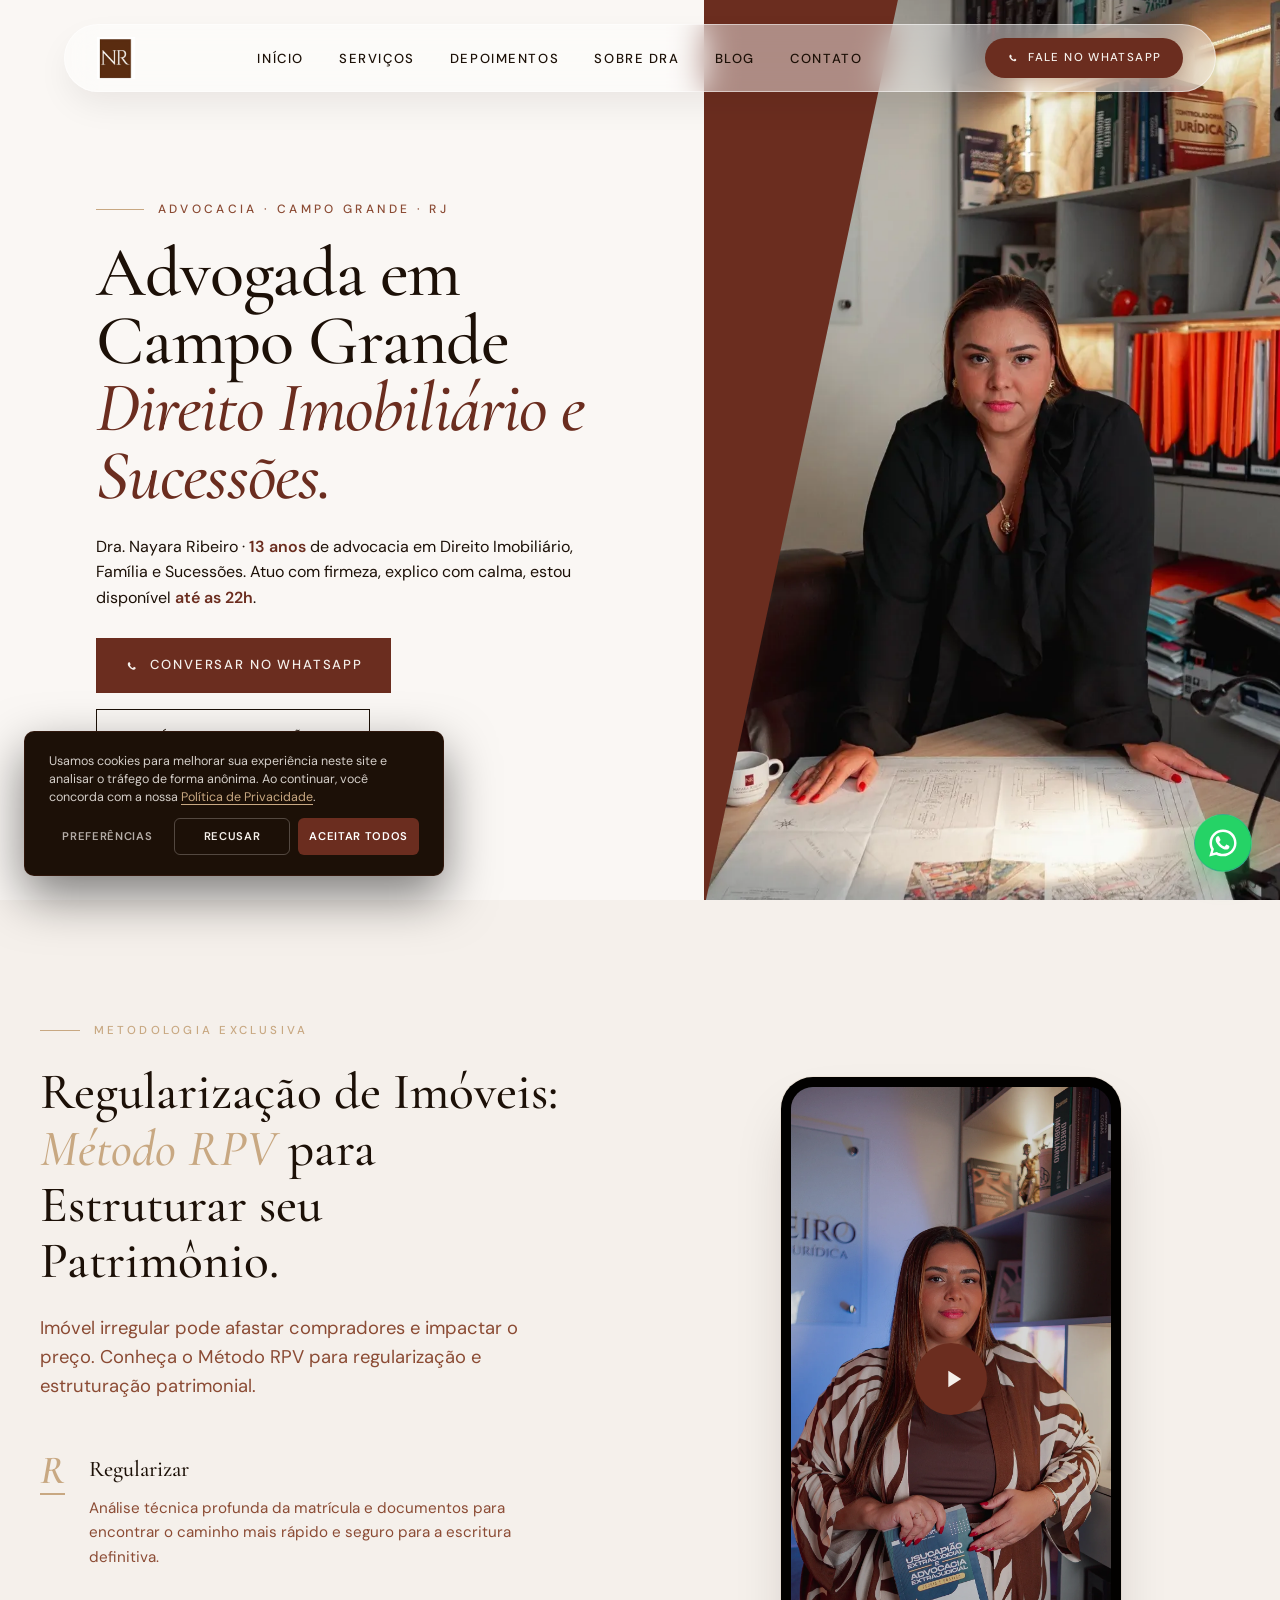
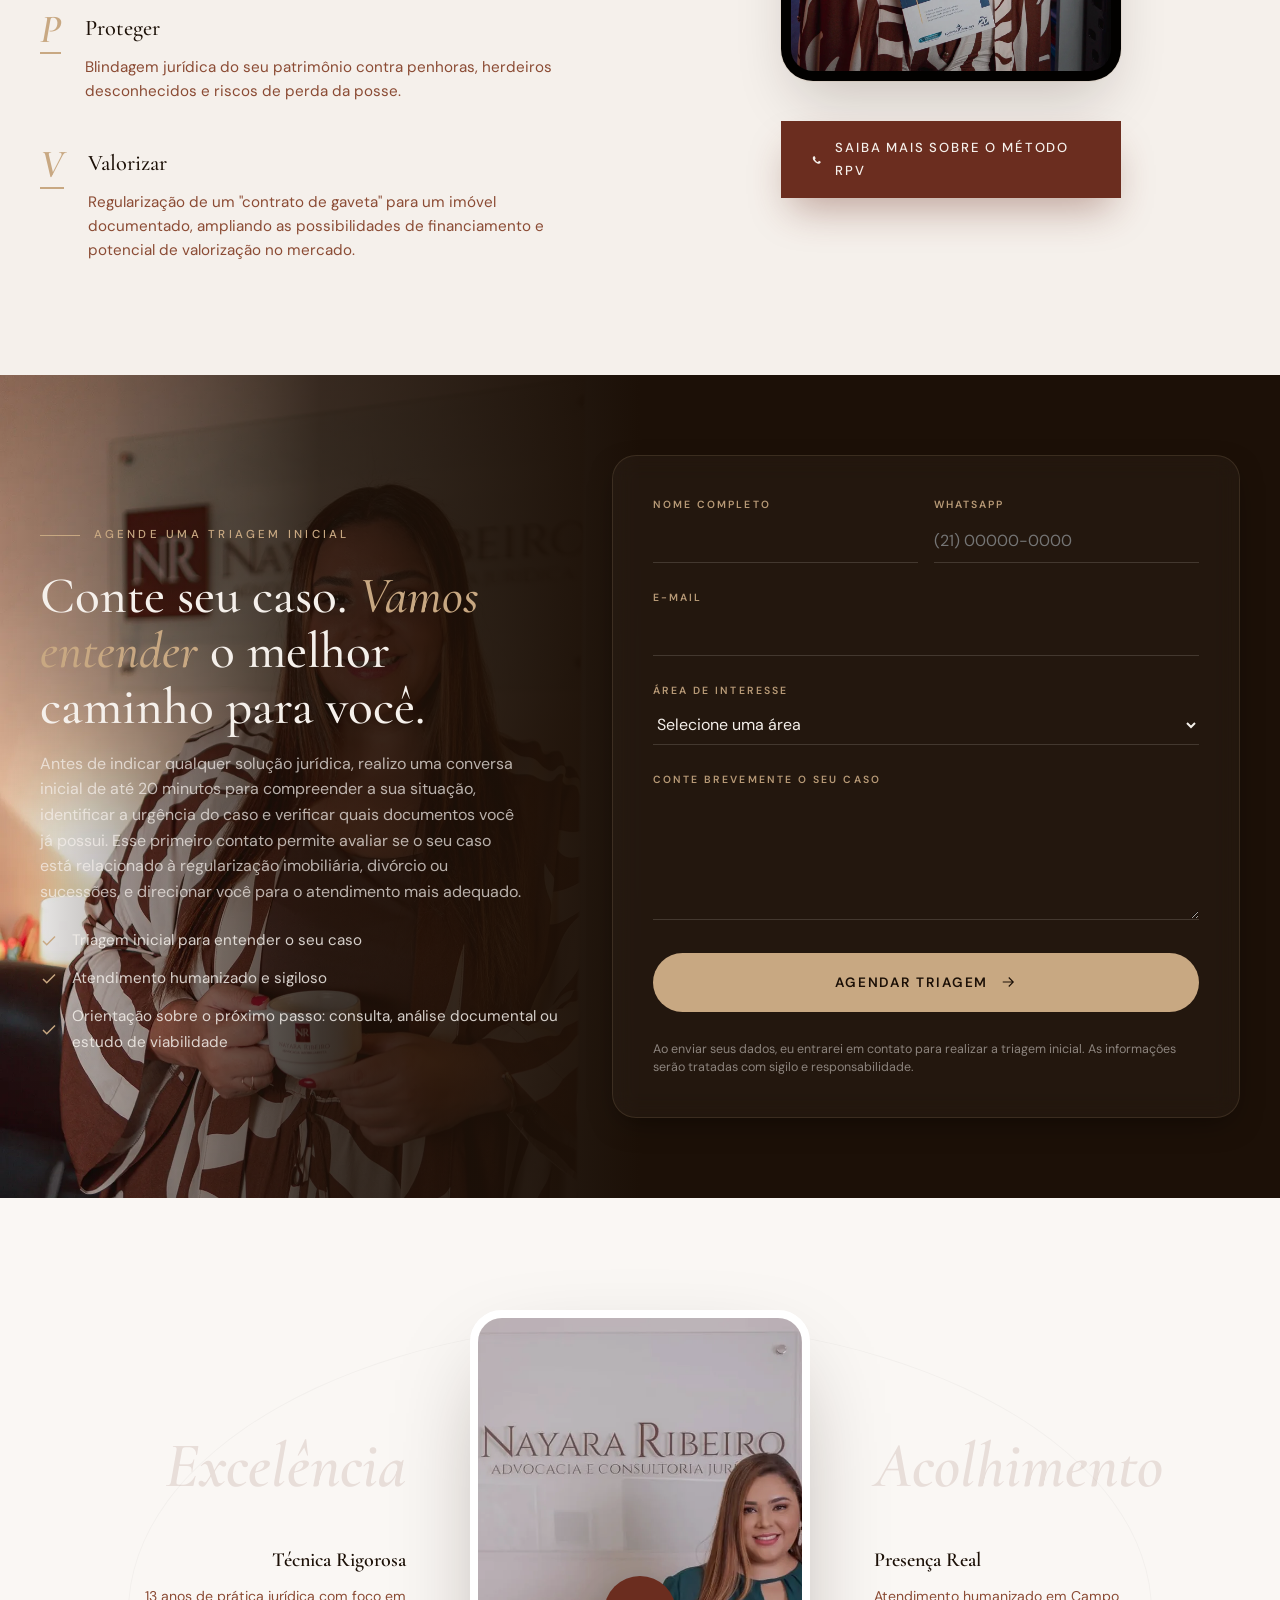
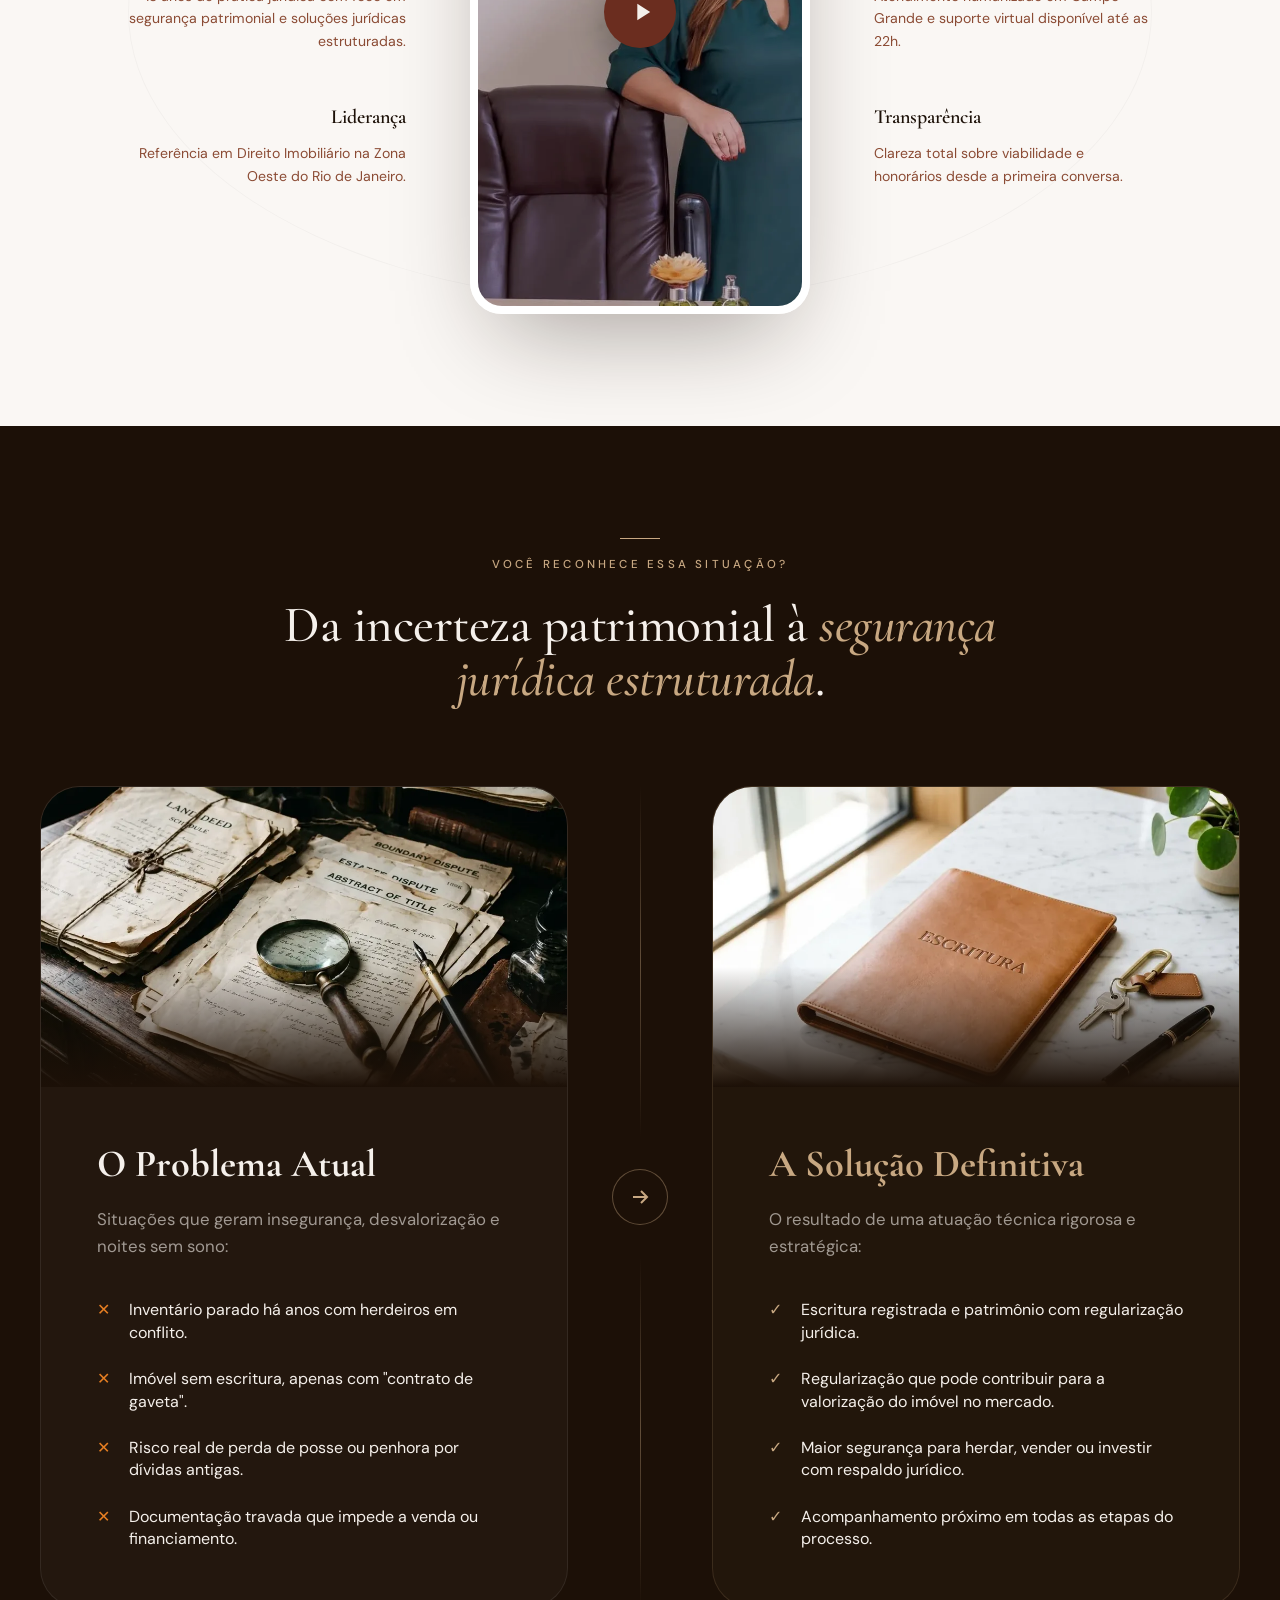
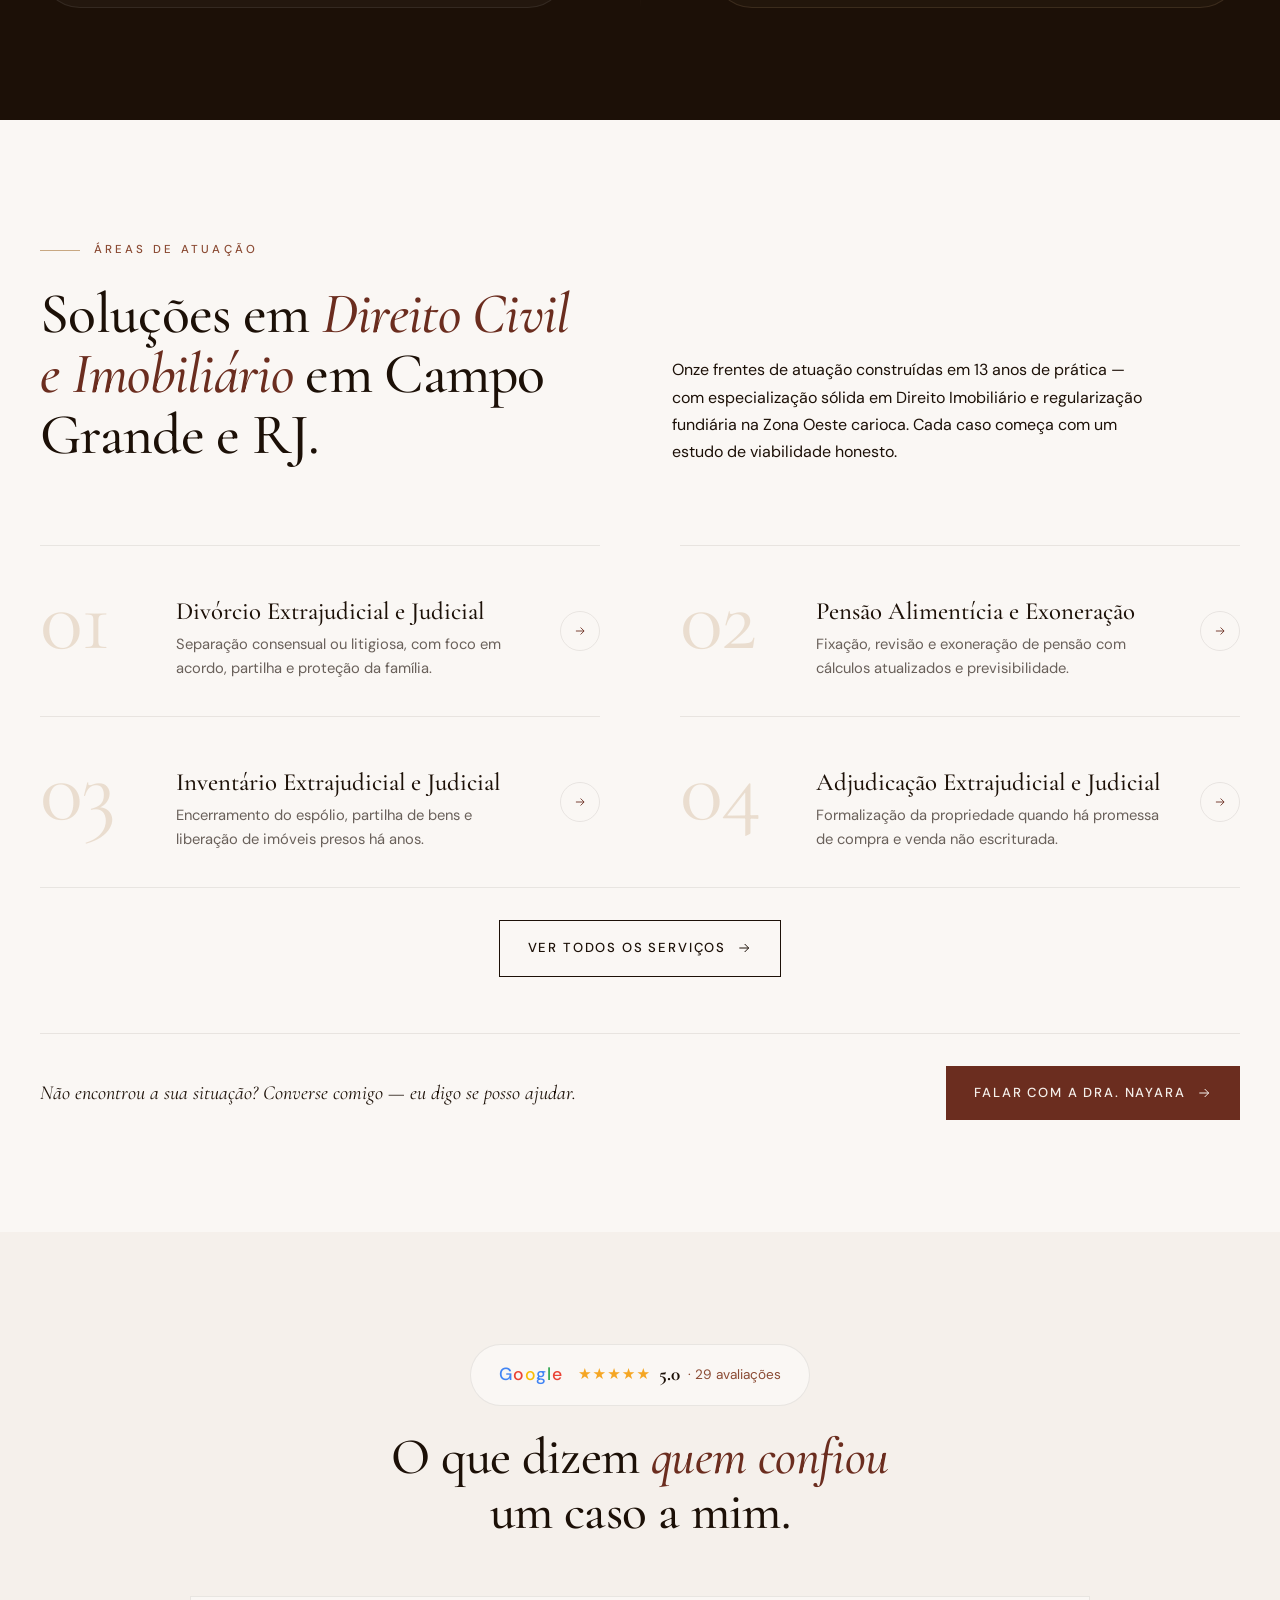
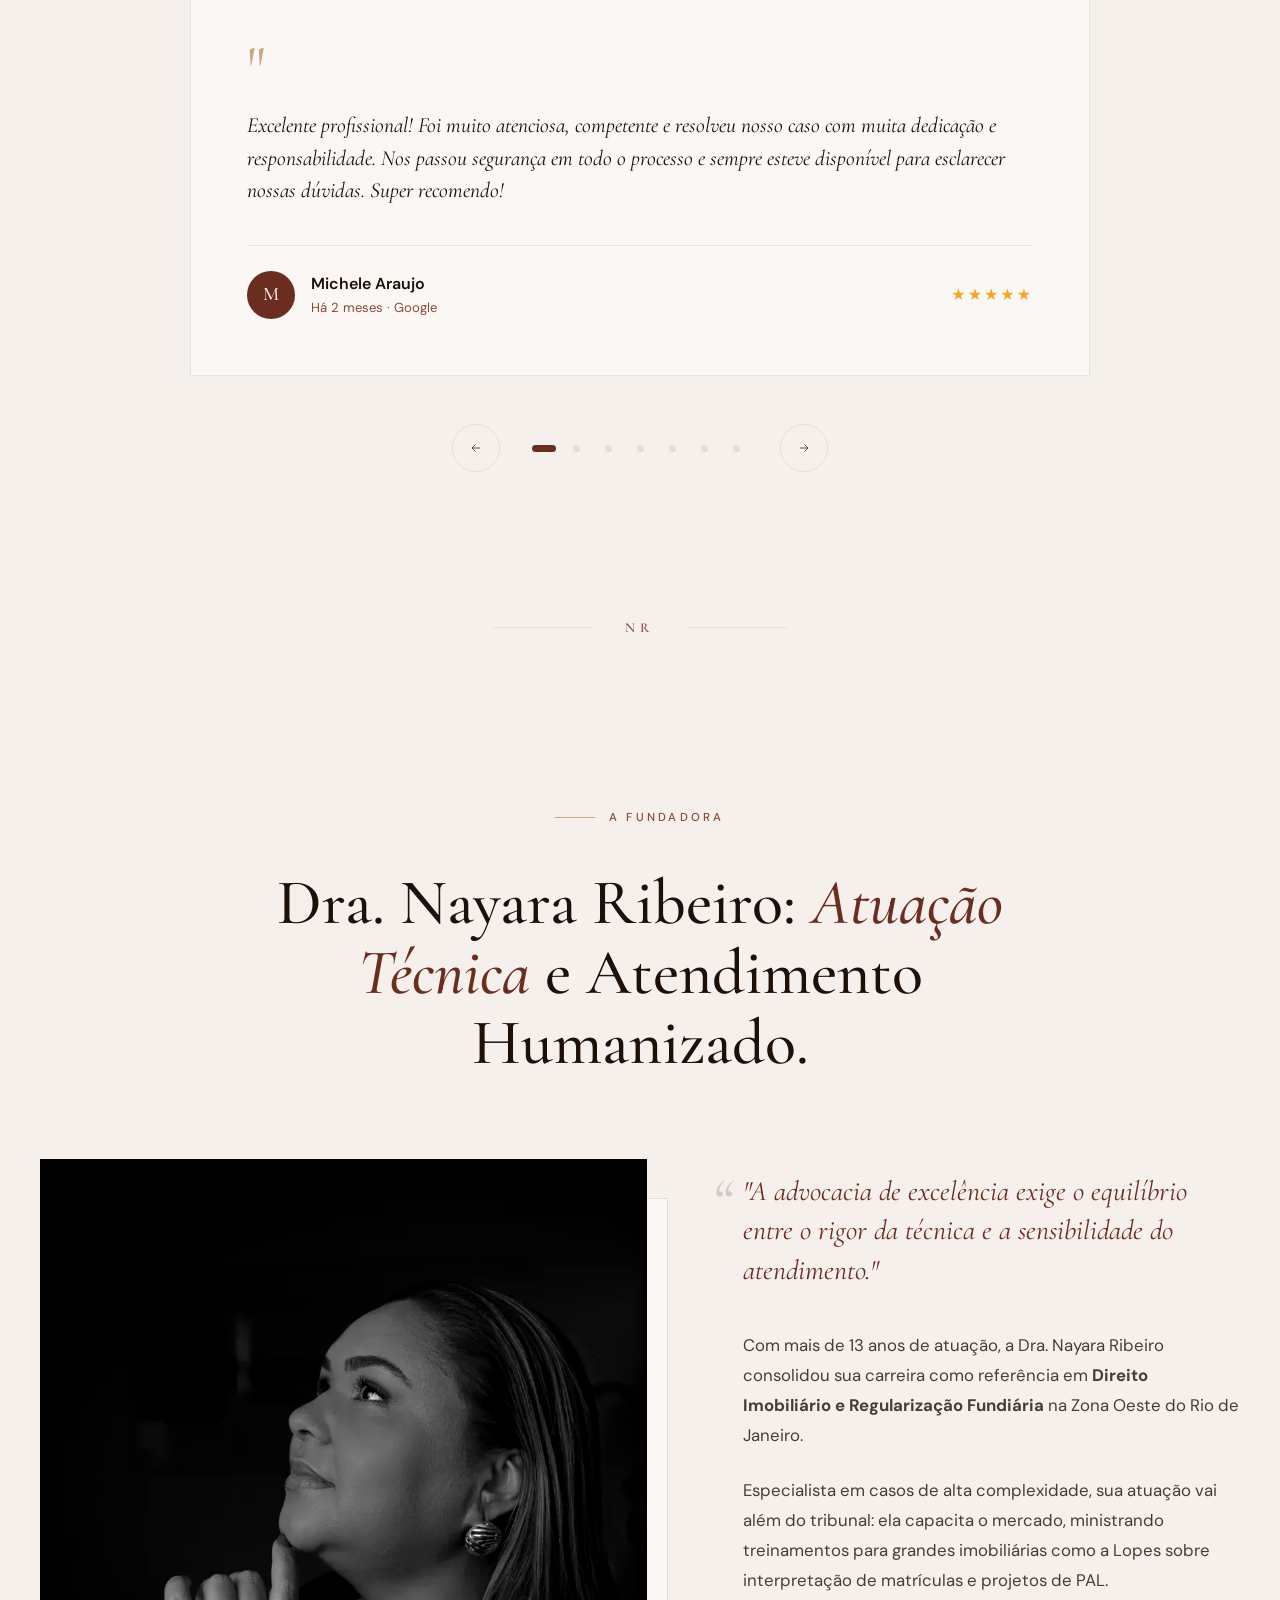
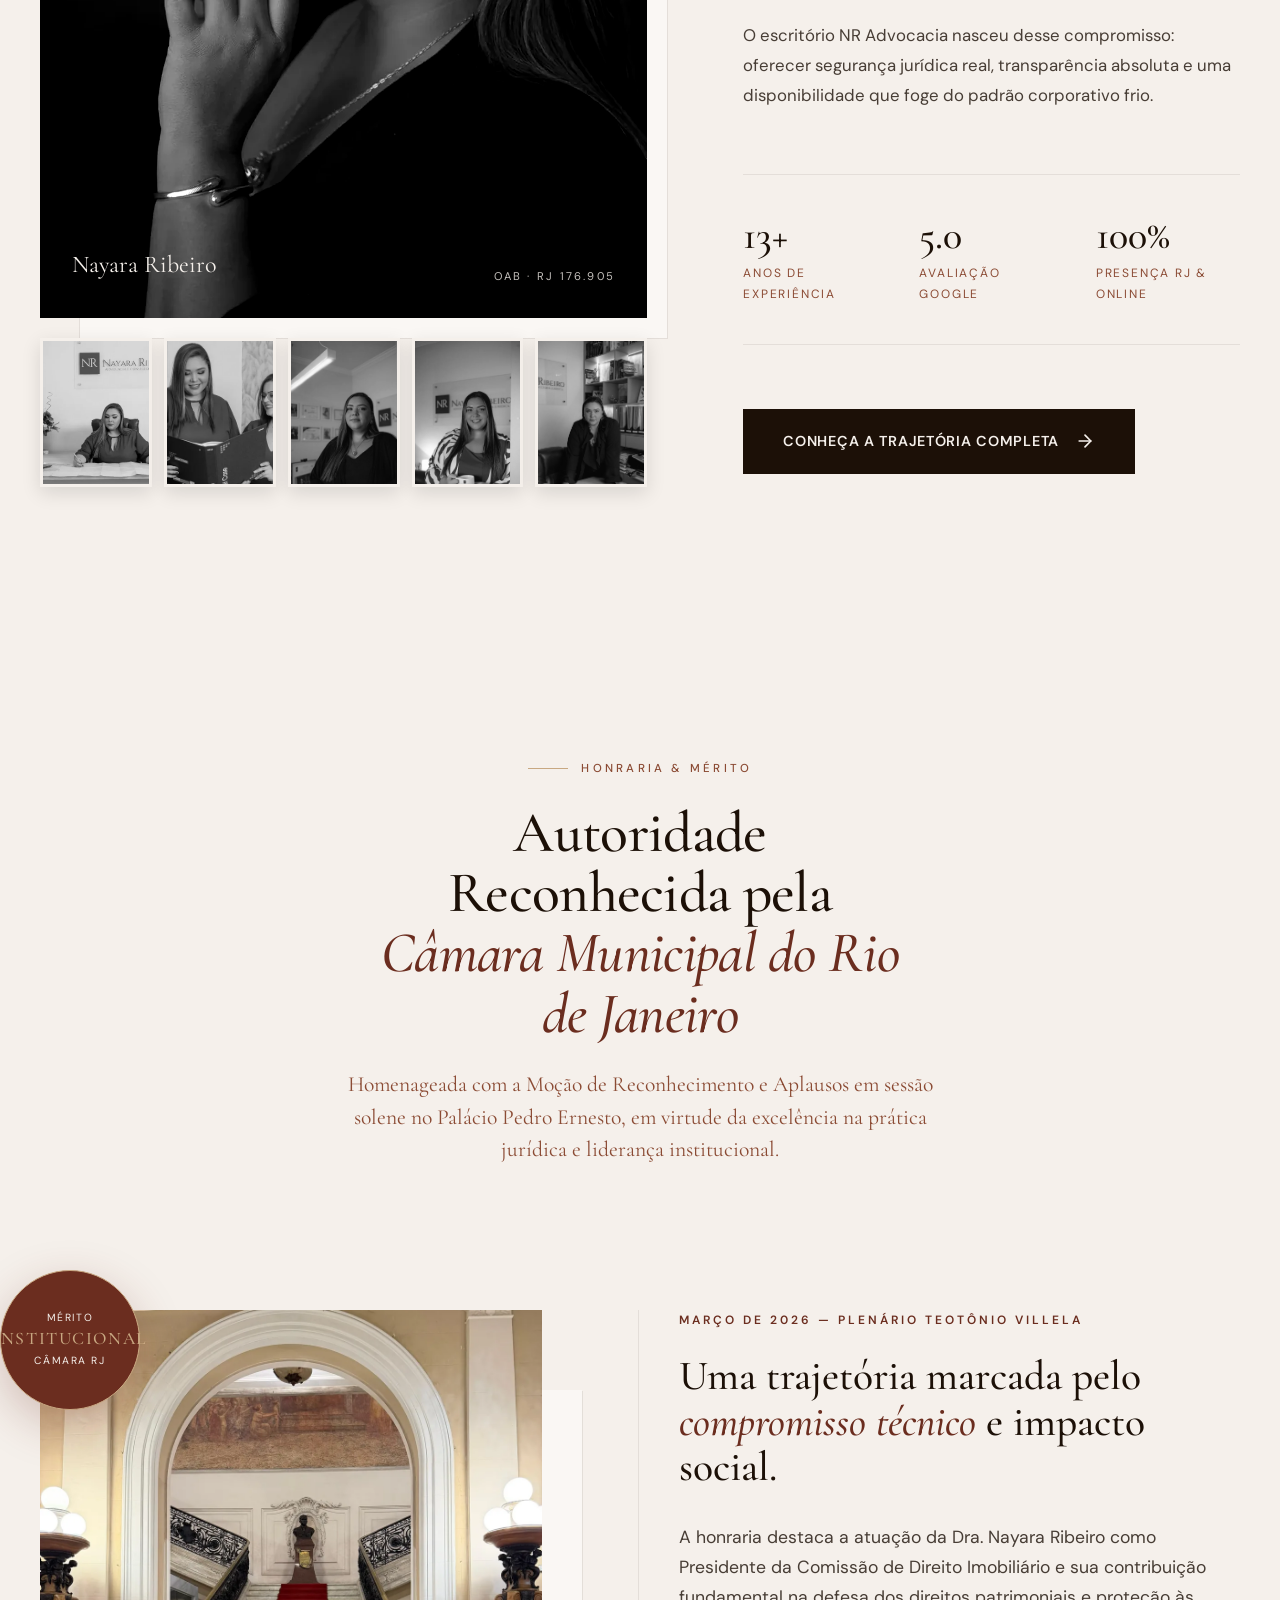
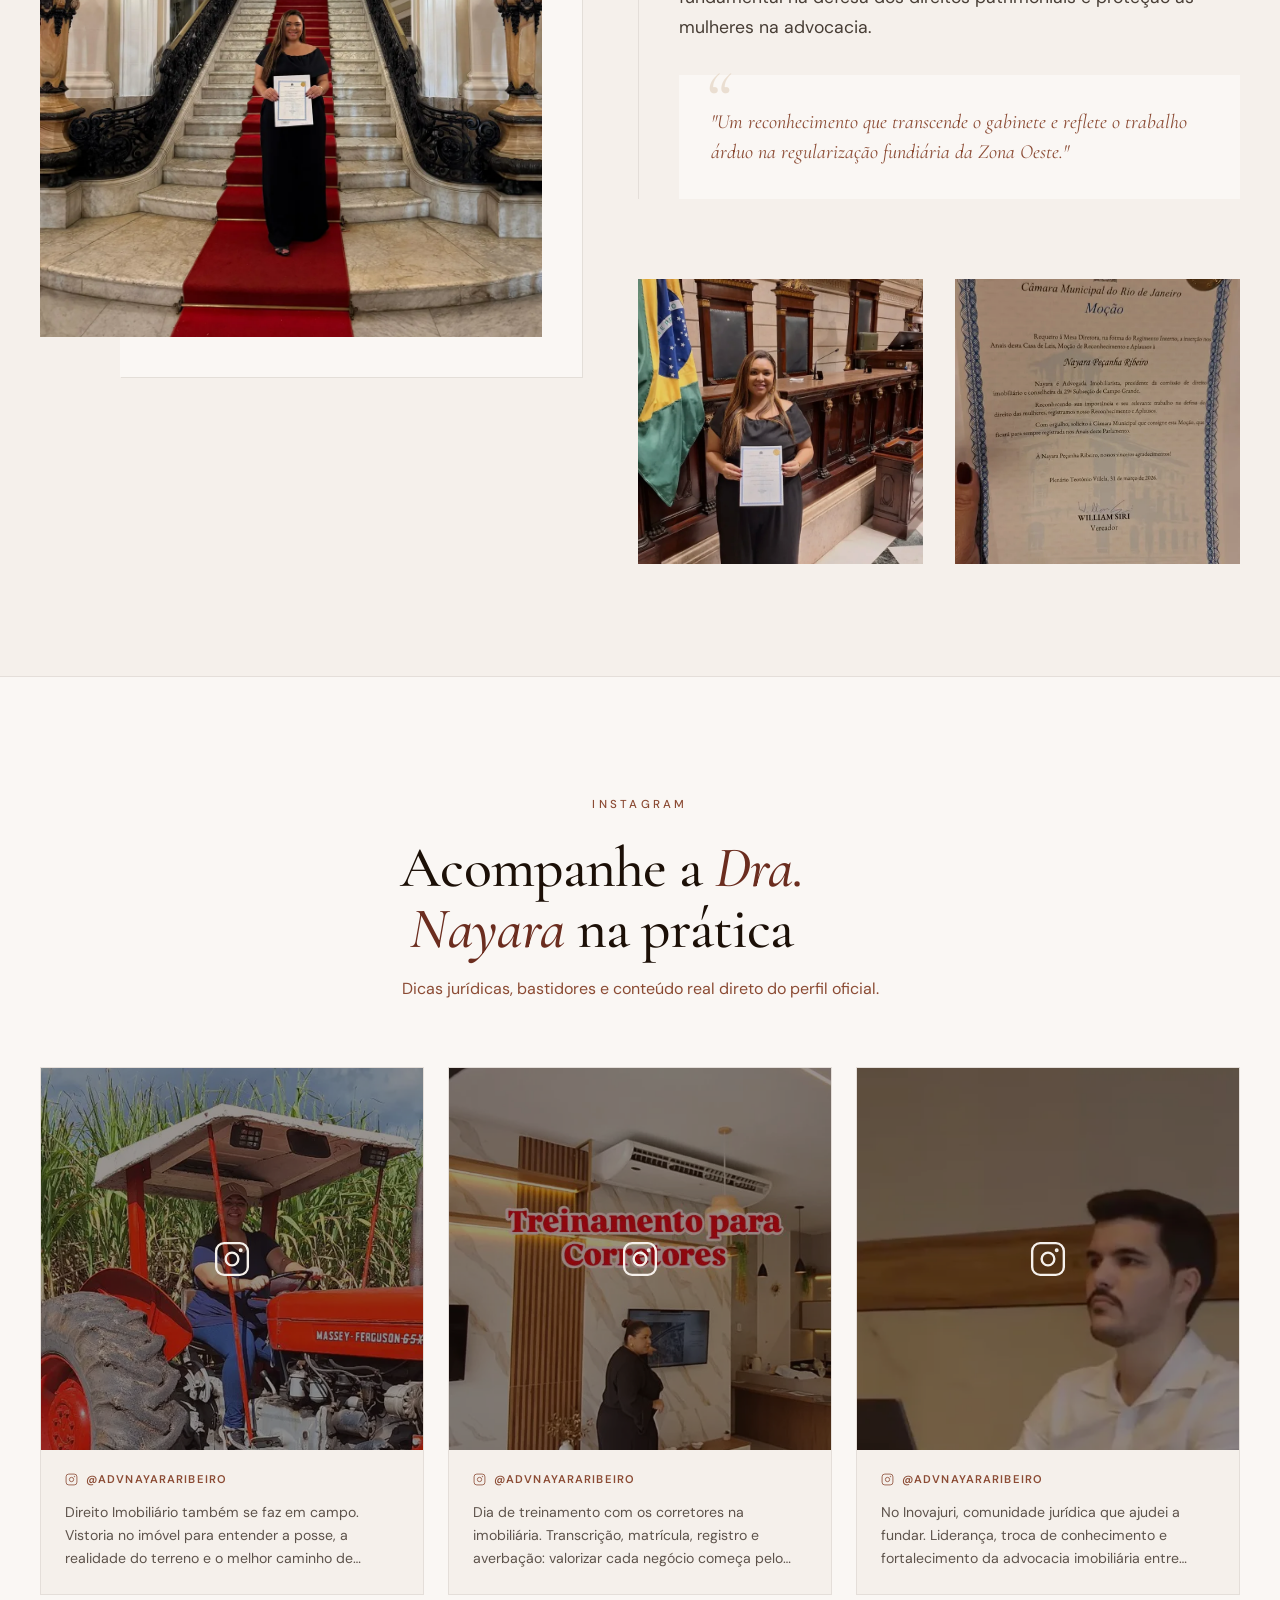
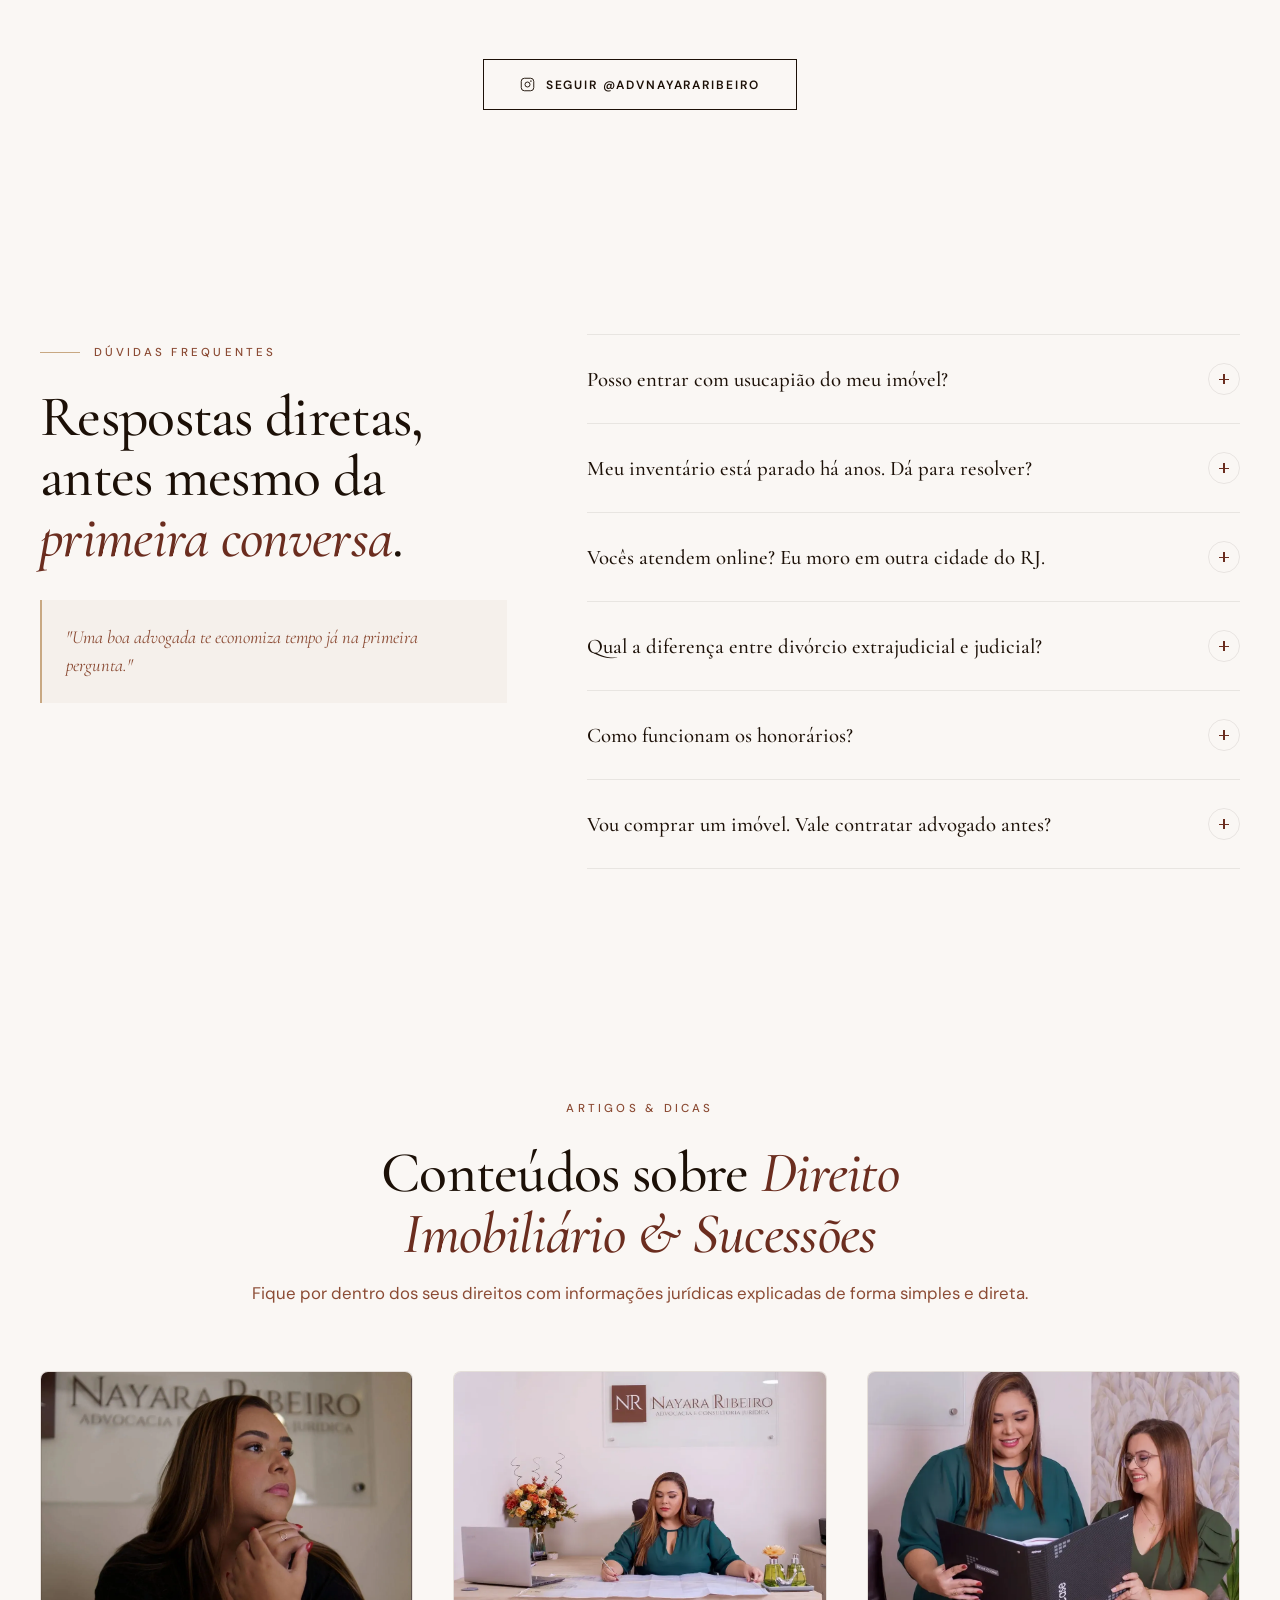
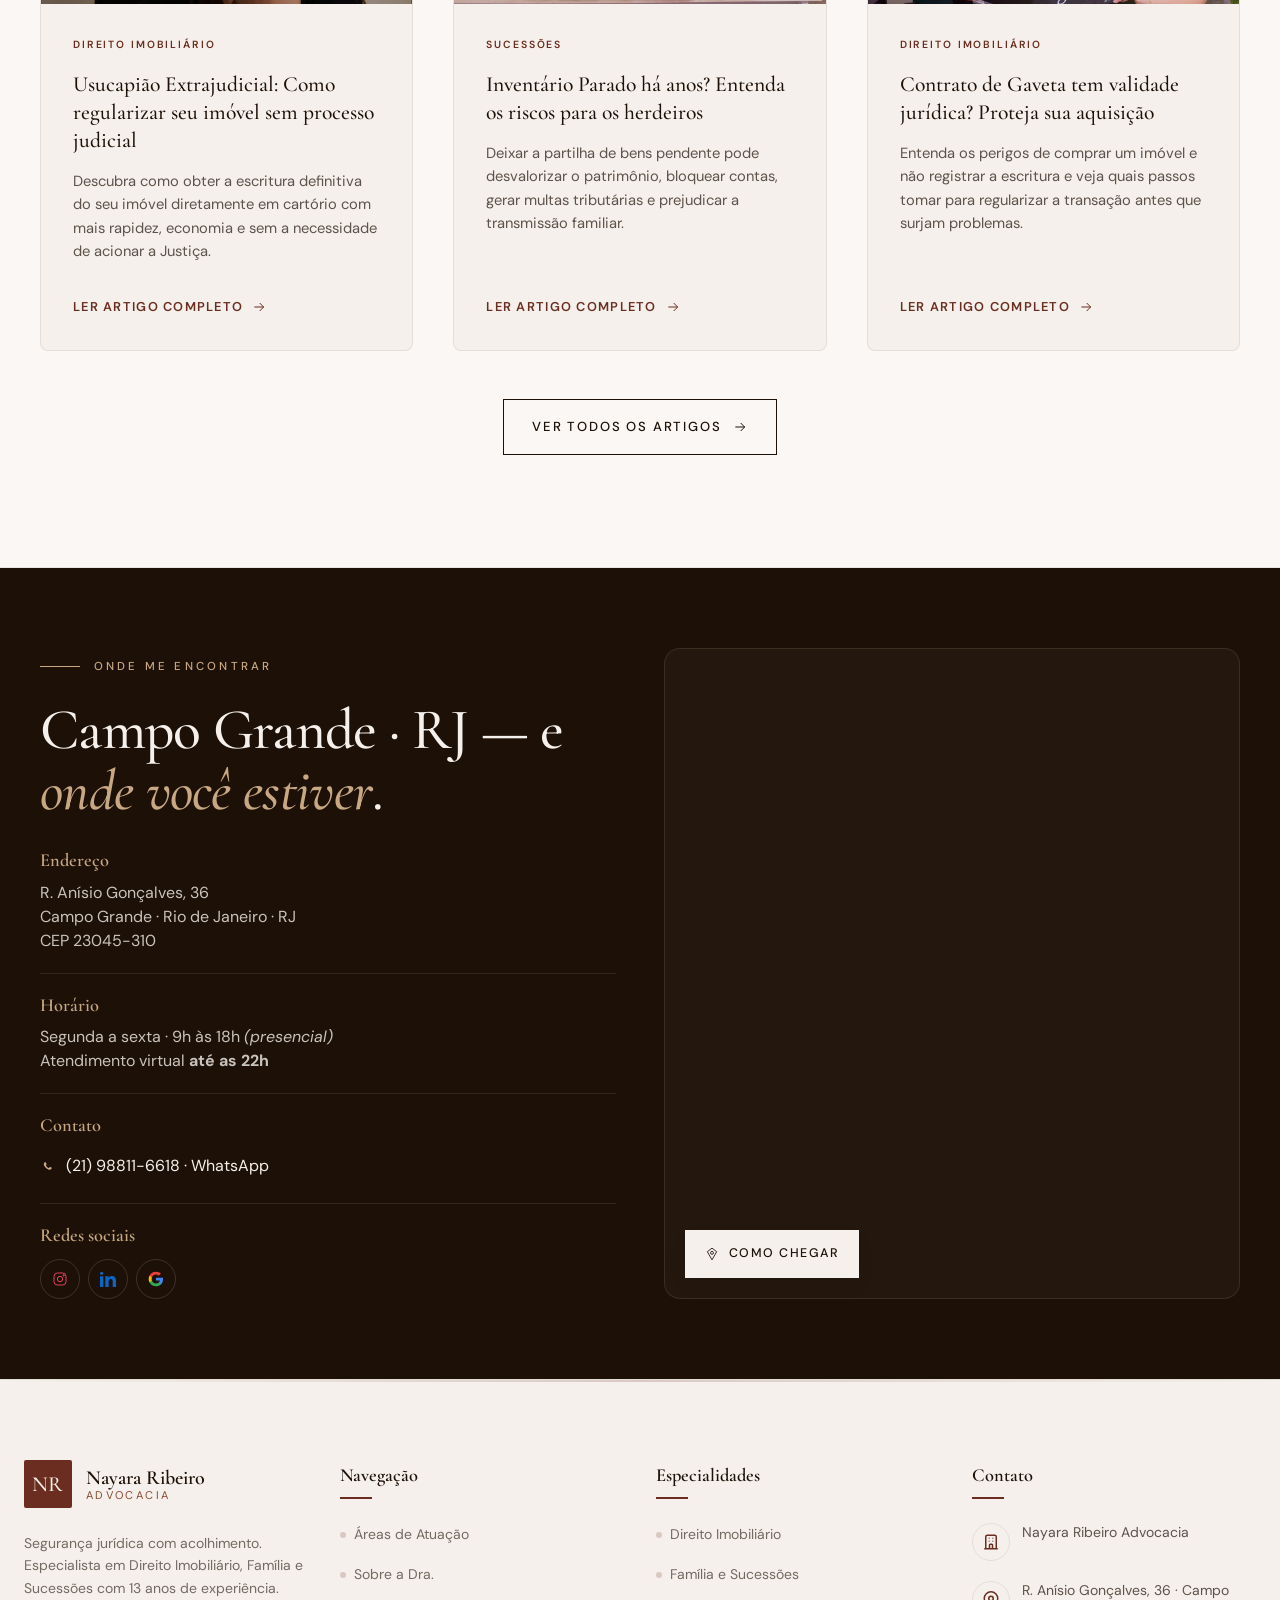
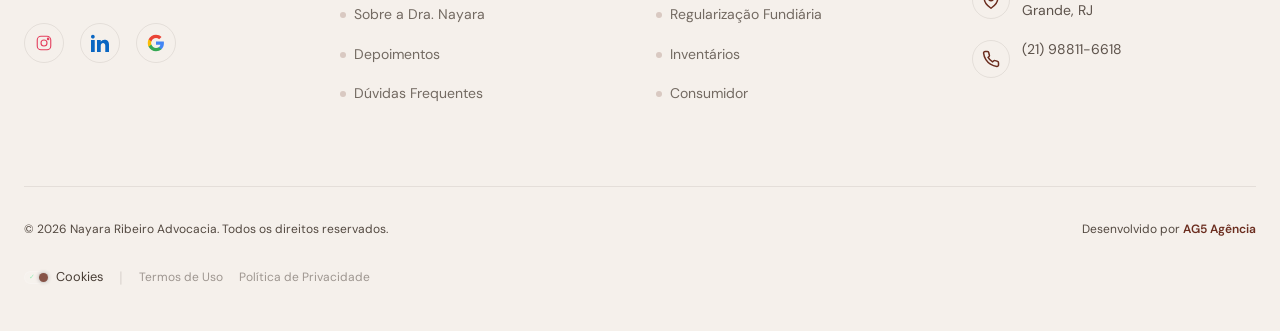
<file: index.html>
<!DOCTYPE html>
<html lang="pt-BR">
<head>
<meta charset="UTF-8">
<meta name="viewport" content="width=device-width, initial-scale=1.0">
<title>Advocacia Imobiliária em Campo Grande | NR Advocacia</title>
<meta name="description" content="Escritório de advocacia em Campo Grande/RJ. Direito Imobiliário, Família, Sucessões e Consumidor. 13 anos de experiência. Atendimento presencial e virtual até 22h.">
<link rel="preconnect" href="https://fonts.googleapis.com">
<link rel="preconnect" href="https://fonts.gstatic.com" crossorigin>
<!-- Performance fix: Google Fonts async-load (elimina render-blocking) -->
<link rel="preload" href="https://fonts.googleapis.com/css2?family=Cormorant+Garamond:ital,wght@0,400;0,500;0,600;0,700;1,400;1,500;1,600&family=DM+Sans:wght@400;500;600;700&display=swap" as="style" onload="this.onload=null;this.rel='stylesheet'">
<noscript><link href="https://fonts.googleapis.com/css2?family=Cormorant+Garamond:ital,wght@0,400;0,500;0,600;0,700;1,400;1,500;1,600&family=DM+Sans:wght@400;500;600;700&display=swap" rel="stylesheet"></noscript>
<!-- LCP fix: preload da imagem hero com prioridade alta -->
<link rel="preload" as="image" href="assets/nayara-ribeiro-advogada-livros-direito.webp" type="image/webp" fetchpriority="high" imagesrcset="assets/mobile/nayara-ribeiro-advogada-livros-direito.webp 600w, assets/tablet/nayara-ribeiro-advogada-livros-direito.webp 900w, assets/nayara-ribeiro-advogada-livros-direito.webp 1200w" imagesizes="(max-width: 640px) 100vw, 50vw">
<!-- Preload do CSS crítico para evitar FOUC -->
<link rel="preload" href="style.css" as="style">
<link rel="stylesheet" href="style.css">
<!-- Performance fix: cookie-banner.css carregado de forma async (não crítico) -->
<link rel="preload" href="cookie-banner.css" as="style" onload="this.onload=null;this.rel='stylesheet'">
<noscript><link rel="stylesheet" href="cookie-banner.css"></noscript>
<!-- SEO fix: canonical com HTTPS -->
<link rel="canonical" href="https://www.nayararibeiro.adv.br">
<link rel="icon" type="image/x-icon" href="assets/favicon-nr-advocacia.ico">
<meta property="og:title" content="Advocacia Imobiliária em Campo Grande | NR Advocacia">
<meta property="og:description" content="Escritório de advocacia em Campo Grande/RJ. Direito Imobiliário, Família, Sucessões e Consumidor. 13 anos de experiência. Atendimento presencial e virtual até 22h.">
<meta property="og:url" content="https://www.nayararibeiro.adv.br">
<meta property="og:image" content="https://www.nayararibeiro.adv.br/assets/nayara-ribeiro-advogada-livros-direito.webp">
<meta property="og:image:width" content="900">
<meta property="og:image:height" content="1600">
<meta property="og:type" content="website">

<!-- Twitter Cards -->
<meta name="twitter:card" content="summary_large_image">
<meta name="twitter:title" content="Advocacia Imobiliária em Campo Grande | NR Advocacia">
<meta name="twitter:description" content="Escritório de advocacia em Campo Grande/RJ. Direito Imobiliário, Família, Sucessões e Consumidor. 13 anos de experiência.">
<meta name="twitter:image" content="https://www.nayararibeiro.adv.br/assets/nayara-ribeiro-advogada-livros-direito.webp">

<!-- Geo Tags -->
<meta name="geo.region" content="BR-RJ">
<meta name="geo.placename" content="Campo Grande, Rio de Janeiro">
<meta name="geo.position" content="-22.9166609;-43.5566246">
<meta name="ICBM" content="-22.9166609, -43.5566246">

<!-- Schema.org JSON-LD -->
<script type="application/ld+json">
{
  "@context": "https://schema.org",
  "@graph": [
    {
      "@type": "LegalService",
      "@id": "https://www.nayararibeiro.adv.br/#negocio",
      "name": "Nayara Ribeiro - Advogado(a) de usucapião, Inventário, divórcio e regularização imobiliária - Campo Grande/RJ - Zona Oeste",
      "alternateName": "Advogado Campo Grande RJ - NR Advocacia | Direito Imobiliário | Família e Sucessões",
      "url": "https://www.nayararibeiro.adv.br/",
      "logo": "https://www.nayararibeiro.adv.br/assets/logo-nr-advocacia-desktop.webp",
      "image": [
        "https://www.nayararibeiro.adv.br/assets/nayara-ribeiro-advogada-livros-direito.webp",
        "https://www.nayararibeiro.adv.br/assets/nayara-ribeiro-advogada-retrato-preto-branco.webp"
      ],
      "description": "Escritório de advocacia em Campo Grande/RJ. Direito Imobiliário, Família, Sucessões e Consumidor. 13 anos de experiência. Atendimento presencial e virtual até 22h.",
      "telephone": "+5521988116618",
      "priceRange": "$$",
      "currenciesAccepted": "BRL",
      "address": {
        "@type": "PostalAddress",
        "streetAddress": "R. Anísio Gonçalves, 36",
        "addressLocality": "Campo Grande",
        "addressRegion": "RJ",
        "postalCode": "23045-310",
        "addressCountry": "BR"
      },
      "geo": {
        "@type": "GeoCoordinates",
        "latitude": -22.916661,
        "longitude": -43.5540497
      },
      "openingHoursSpecification": [
        {
          "@type": "OpeningHoursSpecification",
          "dayOfWeek": ["Monday", "Tuesday", "Wednesday", "Thursday", "Friday"],
          "opens": "09:00",
          "closes": "18:00"
        }
      ],
      "areaServed": [
        {
          "@type": "City",
          "name": "Rio de Janeiro",
          "containedInPlace": {
            "@type": "State",
            "name": "Rio de Janeiro"
          }
        },
        { "@type": "Place", "name": "Campo Grande" },
        { "@type": "Place", "name": "Senador Vasconcelos" },
        { "@type": "Place", "name": "Santíssimo" },
        { "@type": "Place", "name": "Cosmos" },
        { "@type": "Place", "name": "Inhoaíba" },
        { "@type": "Place", "name": "Paciência" }
      ],
      "founder": {
        "@type": "Person",
        "name": "Nayara Peçanha Ribeiro",
        "jobTitle": "Advogada e Fundadora do NR Advocacia",
        "description": "Advogada com atuação em Direito Imobiliário, Civil, Família e Sucessões. Especialista em regularização de imóveis, usucapião e inventários. Presidente da Comissão de Direito Imobiliário da OAB Campo Grande/RJ.",
        "image": "https://www.nayararibeiro.adv.br/assets/nayara-ribeiro-advogada-retrato-preto-branco.webp",
        "sameAs": [
          "https://www.instagram.com/advnayararibeiro/",
          "https://www.linkedin.com/in/nayara-ribeiro-72a0a4a6/"
        ]
      },
      "hasOfferCatalog": {
        "@type": "OfferCatalog",
        "name": "Serviços de NR Advocacia | Direito Imobiliário | Família | Sucessões",
        "itemListElement": [
          {
            "@type": "Offer",
            "itemOffered": {
              "@type": "Service",
              "name": "Divórcio Extrajudicial e Judicial",
              "description": "Separação consensual ou litigiosa, com foco em acordo, partilha e proteção da família.",
              "areaServed": "Rio de Janeiro – RJ",
              "provider": { "@id": "https://www.nayararibeiro.adv.br/#negocio" }
            }
          },
          {
            "@type": "Offer",
            "itemOffered": {
              "@type": "Service",
              "name": "Pensão Alimentícia e Exoneração",
              "description": "Fixação, revisão e exoneração de pensão com cálculos atualizados e previsibilidade.",
              "areaServed": "Rio de Janeiro – RJ",
              "provider": { "@id": "https://www.nayararibeiro.adv.br/#negocio" }
            }
          },
          {
            "@type": "Offer",
            "itemOffered": {
              "@type": "Service",
              "name": "Inventário Extrajudicial e Judicial",
              "description": "Encerramento do espólio, partilha de bens e liberação de imóveis presos há anos.",
              "areaServed": "Rio de Janeiro – RJ",
              "provider": { "@id": "https://www.nayararibeiro.adv.br/#negocio" }
            }
          },
          {
            "@type": "Offer",
            "itemOffered": {
              "@type": "Service",
              "name": "Adjudicação Extrajudicial e Judicial",
              "description": "Formalização da propriedade quando há promessa de compra e venda não escriturada.",
              "areaServed": "Rio de Janeiro – RJ",
              "provider": { "@id": "https://www.nayararibeiro.adv.br/#negocio" }
            }
          },
          {
            "@type": "Offer",
            "itemOffered": {
              "@type": "Service",
              "name": "Usucapião Extrajudicial e Judicial",
              "description": "Regularização fundiária para quem mora ou possui o imóvel há anos sem documentação.",
              "areaServed": "Rio de Janeiro – RJ",
              "provider": { "@id": "https://www.nayararibeiro.adv.br/#negocio" }
            }
          },
          {
            "@type": "Offer",
            "itemOffered": {
              "@type": "Service",
              "name": "Ações Possessórias",
              "description": "Reintegração, manutenção e interdito proibitório para defender sua posse legítima.",
              "areaServed": "Rio de Janeiro – RJ",
              "provider": { "@id": "https://www.nayararibeiro.adv.br/#negocio" }
            }
          },
          {
            "@type": "Offer",
            "itemOffered": {
              "@type": "Service",
              "name": "Análise para Compra e Venda de Imóveis",
              "description": "Due diligence imobiliária, leitura de matrícula e assessoria contratual antes de assinar.",
              "areaServed": "Rio de Janeiro – RJ",
              "provider": { "@id": "https://www.nayararibeiro.adv.br/#negocio" }
            }
          },
          {
            "@type": "Offer",
            "itemOffered": {
              "@type": "Service",
              "name": "Assessoria a Imobiliárias e Condomínios",
              "description": "Contratos, pareceres e treinamentos jurídicos para corretores e síndicos.",
              "areaServed": "Rio de Janeiro – RJ",
              "provider": { "@id": "https://www.nayararibeiro.adv.br/#negocio" }
            }
          },
          {
            "@type": "Offer",
            "itemOffered": {
              "@type": "Service",
              "name": "Ações de Defesa do Consumidor",
              "description": "Atuação contra práticas abusivas, vícios de produto e descumprimento contratual.",
              "areaServed": "Rio de Janeiro – RJ",
              "provider": { "@id": "https://www.nayararibeiro.adv.br/#negocio" }
            }
          },
          {
            "@type": "Offer",
            "itemOffered": {
              "@type": "Service",
              "name": "Testamento",
              "description": "Planejamento sucessório claro para proteger sua vontade e quem você ama.",
              "areaServed": "Rio de Janeiro – RJ",
              "provider": { "@id": "https://www.nayararibeiro.adv.br/#negocio" }
            }
          },
          {
            "@type": "Offer",
            "itemOffered": {
              "@type": "Service",
              "name": "Doação com Usufruto",
              "description": "Transferência patrimonial em vida com reserva de uso, segurança e economia fiscal.",
              "areaServed": "Rio de Janeiro – RJ",
              "provider": { "@id": "https://www.nayararibeiro.adv.br/#negocio" }
            }
          }
        ]
      },
      "aggregateRating": {
        "@type": "AggregateRating",
        "ratingValue": "5.0",
        "reviewCount": "29",
        "bestRating": "5",
        "worstRating": "1"
      },
      "identifier": [
        {
          "@type": "PropertyValue",
          "propertyID": "Google CID",
          "value": "17696222983737192053"
        },
        {
          "@type": "PropertyValue",
          "propertyID": "Google Place ID",
          "value": "ChIJqQWFCzrnmwARdS7CiwudlfU"
        }
      ],
      "hasMap": "https://maps.google.com/?cid=17696222983737192053",
      "sameAs": [
        "https://maps.google.com/?cid=17696222983737192053",
        "https://www.instagram.com/advnayararibeiro/",
        "https://www.linkedin.com/in/nayara-ribeiro-72a0a4a6/"
      ]
    },
    {
      "@type": "WebSite",
      "@id": "https://www.nayararibeiro.adv.br/#website",
      "url": "https://www.nayararibeiro.adv.br/",
      "name": "Advogado Campo Grande RJ - NR Advocacia | Direito Imobiliário | Família e Sucessões",
      "publisher": { "@id": "https://www.nayararibeiro.adv.br/#negocio" },
      "inLanguage": "pt-BR"
    },
    {
      "@type": "WebPage",
      "@id": "https://www.nayararibeiro.adv.br/#webpage",
      "url": "https://www.nayararibeiro.adv.br/",
      "name": "Advocacia Imobiliária em Campo Grande | NR Advocacia",
      "description": "Escritório de advocacia em Campo Grande/RJ. Direito Imobiliário, Família, Sucessões e Consumidor. 13 anos de experiência. Atendimento presencial e virtual até 22h.",
      "isPartOf": { "@id": "https://www.nayararibeiro.adv.br/#website" },
      "about": { "@id": "https://www.nayararibeiro.adv.br/#negocio" },
      "inLanguage": "pt-BR"
    },
    {
      "@type": "FAQPage",
      "@id": "https://www.nayararibeiro.adv.br/#faq",
      "mainEntity": [
        {
          "@type": "Question",
          "name": "Posso entrar com usucapião do meu imóvel?",
          "acceptedAnswer": {
            "@type": "Answer",
            "text": "Depende. Para analisar a viabilidade é necessário recolher dados sobre a história da posse, analisar a matrícula do imóvel e demais documentos. Após a análise, será possível falar sobre honorários e despesas com cartório e certidões. O serviço de Estudo de Viabilidade é realizado pelo escritório com honestidade — se o caso não for viável, você saberá antes de investir."
          }
        },
        {
          "@type": "Question",
          "name": "Meu inventário está parado há anos. Dá para resolver?",
          "acceptedAnswer": {
            "@type": "Answer",
            "text": "Na maioria dos casos sim. A escolha entre inventário extrajudicial (mais rápido) ou judicial depende de fatores como existência de testamento, herdeiros incapazes e acordo entre as partes. Faço um diagnóstico inicial e apresento um cronograma realista, com os custos envolvidos."
          }
        },
        {
          "@type": "Question",
          "name": "Vocês atendem online? Eu moro em outra cidade do RJ.",
          "acceptedAnswer": {
            "@type": "Answer",
            "text": "Sim. O atendimento virtual está disponível para todo o estado do Rio de Janeiro, com horário estendido até as 22h para quem trabalha durante o dia. Reuniões por vídeo, assinatura digital e acompanhamento processual remoto."
          }
        },
        {
          "@type": "Question",
          "name": "Qual a diferença entre divórcio extrajudicial e judicial?",
          "acceptedAnswer": {
            "@type": "Answer",
            "text": "O extrajudicial é feito em cartório, em uma única escritura, e é possível quando há consenso e não há filhos menores ou incapazes sem questões pendentes. O judicial é necessário quando há filhos menores, litígio sobre partilha ou guarda. Avalio seu caso e indico o caminho mais rápido e econômico possível."
          }
        },
        {
          "@type": "Question",
          "name": "Como funcionam os honorários?",
          "acceptedAnswer": {
            "@type": "Answer",
            "text": "Nenhum honorário é fechado antes da análise inicial do caso. Após a primeira reunião e o estudo de viabilidade, você recebe uma proposta clara — com valor, forma de pagamento e o que está incluso. Sem surpresas ao longo do processo."
          }
        },
        {
          "@type": "Question",
          "name": "Vou comprar um imóvel. Vale contratar advogado antes?",
          "acceptedAnswer": {
            "@type": "Answer",
            "text": "Sempre vale. A análise jurídica antes da assinatura evita dor de cabeça depois: leitura completa da matrícula, verificação de ônus, pendências fiscais, regularidade do vendedor e do imóvel. Custa uma fração do valor do negócio e protege o investimento da sua vida."
          }
        }
      ]
    }
  ]
}
</script>
<style>html{scroll-behavior:smooth}body{font-family:'DM Sans',system-ui,sans-serif;margin:0;padding:0;background:#FAF7F4;color:#1C1007}img{max-width:100%;height:auto;display:block}</style>
</head>
<body>

<!-- ============ NAV ============ -->
<nav class="nav" id="nav">
  <a href="#top" class="nav__logo" aria-label="NR Advocacia">
    <picture class="nav__logo-img">
      <source srcset="assets/logo-nr-advocacia-mobile.webp" media="(max-width: 720px)">
      <img src="assets/logo-nr-advocacia-desktop.webp" alt="NR Advocacia — Nayara Ribeiro" width="180" height="42" srcset="assets/mobile/logo-nr-advocacia-desktop.webp 150w, assets/tablet/logo-nr-advocacia-desktop.webp 250w, assets/logo-nr-advocacia-desktop.webp 400w" sizes="180px">
    </picture>
    <span class="nav__mark nav__mark--fallback">NR</span>
    <span class="nav__wordmark nav__wordmark--fallback">
      <span class="nav__wordmark-name">Nayara Ribeiro</span>
      <span class="nav__wordmark-sub">Advocacia</span>
    </span>
  </a>
  <ul class="nav__links">
    <li><a href="#hero">Início</a></li>
    <li><a href="servicos.html">Serviços</a></li>
    <li><a href="#depoimentos">Depoimentos</a></li>
    <li><a href="#sobre">Sobre Dra</a></li>
    <li><a href="blog/">Blog</a></li>
    <li><a href="#contato">Contato</a></li>
  </ul>
  <a class="nav__cta" href="https://wa.me/5521988116618?text=Ol%C3%A1%2C%20vim%20atrav%C3%A9s%20do%20site%20e%20gostaria%20de%20falar%20com%20a%20Dra.%20Nayara." target="_blank" rel="noopener noreferrer" aria-label="Fale com a Dra. Nayara pelo WhatsApp – Navegação">
    <svg viewBox="0 0 24 24" fill="currentColor"><path d="M17.5 14.4c-.3-.2-1.8-.9-2.1-1-.3-.1-.5-.2-.7.2-.2.3-.8 1-1 1.2-.2.2-.4.2-.7.1-.3-.2-1.3-.5-2.4-1.5-.9-.8-1.5-1.8-1.7-2.1-.2-.3 0-.5.1-.6.1-.1.3-.4.5-.6.2-.2.2-.3.3-.5.1-.2 0-.4 0-.5 0-.1-.7-1.7-1-2.3-.3-.6-.5-.5-.7-.5h-.6c-.2 0-.5.1-.8.4-.3.3-1 1-1 2.5s1.1 3 1.2 3.2c.2.2 2.1 3.2 5 4.5 1.8.8 2.5.8 3.4.7.5-.1 1.7-.7 2-1.4.2-.7.2-1.2.2-1.4-.1-.2-.3-.2-.6-.4z"/></svg>
    <span>Fale no WhatsApp</span>
  </a>
  <button class="nav__burger" aria-label="Menu"><span></span><span></span></button>
</nav>

<main id="top">

<!-- ============ HERO ============ -->
<section class="hero" id="hero">
  <span class="hero__watermark" aria-hidden="true">NR</span>

  <div class="hero__left">
    <div class="hero__eyebrow">Advocacia · Campo Grande · RJ</div>
    <h1 class="hero__title">
      <span class="word" style="animation-delay:300ms">Advogada</span>
      <span class="word" style="animation-delay:420ms">em</span>
      <span class="word" style="animation-delay:540ms">Campo</span>
      <span class="word" style="animation-delay:660ms">Grande</span><br>
      <span class="word word--italic" style="animation-delay:780ms">Direito</span>
      <span class="word word--italic" style="animation-delay:900ms">Imobiliário</span>
      <span class="word word--italic" style="animation-delay:1020ms">e</span>
      <span class="word word--italic" style="animation-delay:1140ms">Sucessões.</span>
    </h1>
    <p class="hero__sub">Dra. Nayara Ribeiro · <strong>13 anos</strong> de advocacia em Direito Imobiliário, Família e Sucessões. Atuo com firmeza, explico com calma, estou disponível <strong>até as 22h</strong>.</p>
    <div class="hero__ctas">
      <a class="btn btn--primary" href="https://wa.me/5521988116618?text=Ol%C3%A1%2C%20vim%20atrav%C3%A9s%20do%20site%20e%20gostaria%20de%20agendar%20uma%20consulta%20com%20a%20Dra.%20Nayara." target="_blank" rel="noopener noreferrer" aria-label="Conversar com a Dra. Nayara pelo WhatsApp">
        <svg viewBox="0 0 24 24" fill="currentColor"><path d="M17.5 14.4c-.3-.2-1.8-.9-2.1-1-.3-.1-.5-.2-.7.2-.2.3-.8 1-1 1.2-.2.2-.4.2-.7.1-.3-.2-1.3-.5-2.4-1.5-.9-.8-1.5-1.8-1.7-2.1-.2-.3 0-.5.1-.6.1-.1.3-.4.5-.6.2-.2.2-.3.3-.5.1-.2 0-.4 0-.5 0-.1-.7-1.7-1-2.3-.3-.6-.5-.5-.7-.5h-.6c-.2 0-.5.1-.8.4-.3.3-1 1-1 2.5s1.1 3 1.2 3.2c.2.2 2.1 3.2 5 4.5 1.8.8 2.5.8 3.4.7.5-.1 1.7-.7 2-1.4.2-.7.2-1.2.2-1.4-.1-.2-.3-.2-.6-.4z"/></svg>
        <span>Conversar no WhatsApp</span>
      </a>
      <a class="btn btn--ghost" href="#servicos">
        <span>Ver Áreas de Atuação</span>
        <svg viewBox="0 0 24 24" fill="none" stroke="currentColor" stroke-width="1.5"><path d="M5 12h14M13 6l6 6-6 6"/></svg>
      </a>
    </div>
  </div>

  <div class="hero__right">
    <div class="hero__image-wrap">
      <img class="hero__image" src="assets/nayara-ribeiro-advogada-livros-direito.webp" alt="Dra. Nayara Ribeiro debruçada sobre planta imobiliária, com livros de Direito Imobiliário ao fundo, olhando para a câmera com autoridade e acolhimento" width="900" height="1600" fetchpriority="high" srcset="assets/mobile/nayara-ribeiro-advogada-livros-direito.webp 600w, assets/tablet/nayara-ribeiro-advogada-livros-direito.webp 900w, assets/nayara-ribeiro-advogada-livros-direito.webp 1200w" sizes="(max-width: 640px) 100vw, 50vw">
      <div class="hero__diagonal"></div>
    </div>
  </div>
</section>

<!-- ============ MÉTODO RPV ============ -->
<section class="rpv-method" id="rpv">
  <div class="container">
    <div class="rpv-method__grid">
      <div class="rpv-method__text-col reveal">
        <div class="section-eyebrow">Metodologia Exclusiva</div>
        <h2 class="rpv-method__title">Regularização de Imóveis: <em>Método RPV</em> para Estruturar seu Patrimônio.</h2>
        <p class="rpv-method__subtitle">Imóvel irregular pode afastar compradores e impactar o preço. Conheça o Método RPV para regularização e estruturação patrimonial.</p>
        
        <div class="rpv-method__steps">
          <div class="rpv-step">
            <span class="rpv-step__num">R</span>
            <div class="rpv-step__body">
              <h3>Regularizar</h3>
              <p>Análise técnica profunda da matrícula e documentos para encontrar o caminho mais rápido e seguro para a escritura definitiva.</p>
            </div>
          </div>
          <div class="rpv-step">
            <span class="rpv-step__num">P</span>
            <div class="rpv-step__body">
              <h3>Proteger</h3>
              <p>Blindagem jurídica do seu patrimônio contra penhoras, herdeiros desconhecidos e riscos de perda da posse.</p>
            </div>
          </div>
          <div class="rpv-step">
            <span class="rpv-step__num">V</span>
            <div class="rpv-step__body">
              <h3>Valorizar</h3>
              <p>Regularização de um "contrato de gaveta" para um imóvel documentado, ampliando as possibilidades de financiamento e potencial de valorização no mercado.</p>
            </div>
          </div>
        </div>
      </div>
      
      <div class="rpv-method__video-col reveal">
        <div class="rpv-method__video-container">
          <div class="rpv-method__video-wrap">
            <video preload="none" poster="assets/nayara-ribeiro-advogada-livro-usucapiao.webp" id="rpvVideo" aria-label="Vídeo explicando o Método RPV" src="https://assets.cdn.filesafe.space/7hzaWcGgawCV1WudlwA7/media/69ec14cb9a82ea51cf82d9b6.mp4"></video>
            <div class="video-card__play" id="rpvPlayBtn">
              <div class="video-card__play-btn">
                <svg viewBox="0 0 24 24" fill="currentColor"><path d="M8 5v14l11-7z"/></svg>
              </div>
            </div>
          </div>
          <div class="rpv-method__video-cta">
            <a href="https://wa.me/5521988116618?text=Ol%C3%A1%2C%20vim%20atrav%C3%A9s%20do%20site%20e%20quero%20saber%20mais%20sobre%20o%20M%C3%A9todo%20RPV." target="_blank" rel="noopener noreferrer" class="btn btn--primary">
              <svg viewBox="0 0 24 24" fill="currentColor"><path d="M17.5 14.4c-.3-.2-1.8-.9-2.1-1-.3-.1-.5-.2-.7.2-.2.3-.8 1-1 1.2-.2.2-.4.2-.7.1-.3-.2-1.3-.5-2.4-1.5-.9-.8-1.5-1.8-1.7-2.1-.2-.3 0-.5.1-.6.1-.1.3-.4.5-.6.2-.2.2-.3.3-.5.1-.2 0-.4 0-.5 0-.1-.7-1.7-1-2.3-.3-.6-.5-.5-.7-.5h-.6c-.2 0-.5.1-.8.4-.3.3-1 1-1 2.5s1.1 3 1.2 3.2c.2.2 2.1 3.2 5 4.5 1.8.8 2.5.8 3.4.7.5-.1 1.7-.7 2-1.4.2-.7.2-1.2.2-1.4-.1-.2-.3-.2-.6-.4z"/></svg>
              <span>Saiba mais sobre o Método RPV</span>
            </a>
          </div>
        </div>
      </div>
    </div>
  </div>
</section>

<!-- ============ CTA FORM ============ -->
<section class="cta-form" id="cta">
  <div class="cta-form__image-bg"></div>
  <div class="container">
    <div class="cta-form__grid">
      <div class="cta-form__left reveal">
        <div class="section-eyebrow">Agende uma triagem inicial</div>
        <h2 class="cta-form__title">Conte seu caso. <em>Vamos entender</em> o melhor caminho para você.</h2>
        <p class="cta-form__desc">Antes de indicar qualquer solução jurídica, realizo uma conversa inicial de até 20 minutos para compreender a sua situação, identificar a urgência do caso e verificar quais documentos você já possui. Esse primeiro contato permite avaliar se o seu caso está relacionado à regularização imobiliária, divórcio ou sucessões, e direcionar você para o atendimento mais adequado.</p>
        <div class="cta-form__bullets">
          <div class="cta-form__bullet">
            <svg viewBox="0 0 24 24" fill="none" stroke="currentColor" stroke-width="2"><path d="M20 6L9 17l-5-5"/></svg>
            Triagem inicial para entender o seu caso
          </div>
          <div class="cta-form__bullet">
            <svg viewBox="0 0 24 24" fill="none" stroke="currentColor" stroke-width="2"><path d="M20 6L9 17l-5-5"/></svg>
            Atendimento humanizado e sigiloso
          </div>
          <div class="cta-form__bullet">
            <svg viewBox="0 0 24 24" fill="none" stroke="currentColor" stroke-width="2"><path d="M20 6L9 17l-5-5"/></svg>
            Orientação sobre o próximo passo: consulta, análise documental ou estudo de viabilidade
          </div>
        </div>
      </div>

      <form class="form reveal" id="contactForm" novalidate>
        <div class="form__row">
          <div class="form__group">
            <label class="form__label" for="f-name">Nome completo</label>
            <input class="form__input" type="text" id="f-name" name="name" required>
            <span class="form__error">Informe seu nome completo</span>
          </div>
          <div class="form__group">
            <label class="form__label" for="f-phone">WhatsApp</label>
            <input class="form__input" type="tel" id="f-phone" name="phone" placeholder="(21) 00000-0000" required>
            <span class="form__error">WhatsApp inválido</span>
          </div>
        </div>
        <div class="form__group">
          <label class="form__label" for="f-email">E-mail</label>
          <input class="form__input" type="email" id="f-email" name="email" required>
          <span class="form__error">E-mail inválido</span>
        </div>
        <div class="form__group">
          <label class="form__label" for="f-subject">Área de interesse</label>
          <select class="form__select" id="f-subject" name="subject" required>
            <option value="">Selecione uma área</option>
            <option>Direito Imobiliário</option>
            <option>Usucapião / Regularização</option>
            <option>Divórcio e Família</option>
            <option>Inventário e Sucessões</option>
            <option>Direito do Consumidor</option>
            <option>Assessoria para Imobiliárias</option>
            <option>Outro</option>
          </select>
          <span class="form__error">Selecione uma área</span>
        </div>
        <div class="form__group">
          <label class="form__label" for="f-msg">Conte brevemente o seu caso</label>
          <textarea class="form__textarea" id="f-msg" name="msg" rows="4" required></textarea>
          <span class="form__error">Descreva brevemente o seu caso</span>
        </div>
        <button type="submit" class="form__submit">
          <span>Agendar triagem</span>
          <svg viewBox="0 0 24 24" fill="none" stroke="currentColor" stroke-width="1.5"><path d="M5 12h14M13 6l6 6-6 6"/></svg>
        </button>
        <p class="form__disclaimer">Ao enviar seus dados, eu entrarei em contato para realizar a triagem inicial. As informações serão tratadas com sigilo e responsabilidade.</p>
        <div class="form__success" id="formSuccess">Mensagem recebida. A Dra. Nayara retornará em breve. Obrigada pela confiança.</div>
      </form>
    </div>
  </div>
</section>

<!-- ============ OFFICE VIDEO IMPACT ============ -->
<section class="office-impact" id="escritorio-video">
  <div class="office-impact__decoration" aria-hidden="true"></div>
  <div class="container office-impact__container">
    
    <div class="office-impact__intro reveal">
      <div class="section-eyebrow">Filosofia de Atuação</div>
      <h2 class="office-impact__mobile-title">Onde a técnica jurídica encontra o <em>acolhimento humano</em>.</h2>
    </div>
    
    <div class="office-impact__side office-impact__side--left reveal">
      <div class="office-impact__label">Excelência</div>
      <div class="office-impact__feature">
        <h3>Técnica Rigorosa</h3>
        <p>13 anos de prática jurídica com foco em segurança patrimonial e soluções jurídicas estruturadas.</p>
      </div>
      <div class="office-impact__feature">
        <h3>Liderança</h3>
        <p>Referência em Direito Imobiliário na Zona Oeste do Rio de Janeiro.</p>
      </div>
    </div>

    <div class="office-impact__video-col reveal">
      <div class="office-impact__video-wrap">
        <video preload="none" poster="assets/nayara-ribeiro-advogada-escritorio-campo-grande.webp" id="officeVideo" aria-label="Apresentação do escritório NR Advocacia" src="https://assets.cdn.filesafe.space/7hzaWcGgawCV1WudlwA7/media/69ec14cba48992f6895435d0.mp4"></video>
        <div class="video-card__play" id="officePlayBtn">
          <div class="video-card__play-btn">
            <svg viewBox="0 0 24 24" fill="currentColor"><path d="M8 5v14l11-7z"/></svg>
          </div>
        </div>
      </div>
    </div>

    <div class="office-impact__side office-impact__side--right reveal">
      <div class="office-impact__label">Acolhimento</div>
      <div class="office-impact__feature">
        <h3>Presença Real</h3>
        <p>Atendimento humanizado em Campo Grande e suporte virtual disponível até as 22h.</p>
      </div>
      <div class="office-impact__feature">
        <h3>Transparência</h3>
        <p>Clareza total sobre viabilidade e honorários desde a primeira conversa.</p>
      </div>
    </div>

  </div>
</section>

<!-- ============ IMPACT / DOR & SOLUÃâ€¡ÃÆ'O ============ -->
<section class="impact" id="impact">
  <div class="container">
    <div class="impact__header reveal">
      <div class="section-eyebrow">Você reconhece essa situação?</div>
      <h2 class="impact__title">Da incerteza patrimonial à <em>segurança jurídica estruturada</em>.</h2>
    </div>

    <div class="impact__cards">
      <!-- Card Dor -->
      <div class="impact-card impact-card--dor reveal">
        <div class="impact-card__image">
          <img src="assets/mobile/nayara-ribeiro-dor-documentos.webp" alt="Documentos imobiliários antigos e desorganizados representando problemas jurídicos" width="648" height="648" loading="lazy" srcset="assets/mobile/nayara-ribeiro-dor-documentos.webp 400w, assets/tablet/nayara-ribeiro-dor-documentos.webp 700w" sizes="(max-width: 640px) 100vw, 648px">
        </div>
        <div class="impact-card__content">
          <h3 class="impact-card__title">O Problema Atual</h3>
          <p class="impact-card__text">Situações que geram insegurança, desvalorização e noites sem sono:</p>
          <ul class="impact-card__list">
            <li>Inventário parado há anos com herdeiros em conflito.</li>
            <li>Imóvel sem escritura, apenas com "contrato de gaveta".</li>
            <li>Risco real de perda de posse ou penhora por dívidas antigas.</li>
            <li>Documentação travada que impede a venda ou financiamento.</li>
          </ul>
        </div>
      </div>

      <!-- Divisor -->
      <div class="impact__divisor reveal">
        <div class="impact__divisor-line"></div>
        <div class="impact__divisor-icon">
          <svg viewBox="0 0 24 24" fill="none" stroke="currentColor" stroke-width="2"><path d="M5 12h14M13 6l6 6-6 6"/></svg>
        </div>
        <div class="impact__divisor-line"></div>
      </div>

      <!-- Card Solução -->
      <div class="impact-card impact-card--solucao reveal">
        <div class="impact-card__image">
          <img src="assets/mobile/nayara-ribeiro-solucao-escritura.webp" alt="Escritura organizada e chaves representando a resolução dos problemas jurídicos" width="648" height="648" loading="lazy" srcset="assets/mobile/nayara-ribeiro-solucao-escritura.webp 400w, assets/tablet/nayara-ribeiro-solucao-escritura.webp 700w" sizes="(max-width: 640px) 100vw, 648px">
        </div>
        <div class="impact-card__content">
          <h3 class="impact-card__title">A Solução Definitiva</h3>
          <p class="impact-card__text">O resultado de uma atuação técnica rigorosa e estratégica:</p>
          <ul class="impact-card__list">
            <li>Escritura registrada e patrimônio com regularização jurídica.</li>
            <li>Regularização que pode contribuir para a valorização do imóvel no mercado.</li>
            <li>Maior segurança para herdar, vender ou investir com respaldo jurídico.</li>
            <li>Acompanhamento próximo em todas as etapas do processo.</li>
          </ul>
        </div>
      </div>
    </div>
  </div>
</section>

<!-- ============ SERVIÇOS ============ -->
<section class="services" id="servicos">
  <div class="container">
    <header class="services__header">
      <div class="reveal">
        <div class="section-eyebrow">Áreas de Atuação</div>
        <h2 class="section-title">Soluções em <em>Direito Civil e Imobiliário</em> em Campo Grande e RJ.</h2>
      </div>
      <p class="services__intro reveal">Onze frentes de atuação construídas em 13 anos de prática — com especialização sólida em Direito Imobiliário e regularização fundiária na Zona Oeste carioca. Cada caso começa com um estudo de viabilidade honesto.</p>
    </header>
    <div class="services__list" id="services-list">
      <!-- JS populates services -->
    </div>
    <div class="services__more">
      <a href="servicos.html" class="btn btn--ghost services-view-all">
        <span>Ver todos os serviços</span>
        <svg viewBox="0 0 24 24" fill="none" stroke="currentColor" stroke-width="1.5"><path d="M5 12h14M13 6l6 6-6 6"/></svg>
      </a>
    </div>
    <div class="services__footer reveal">
      <p>Não encontrou a sua situação? <em>Converse comigo — eu digo se posso ajudar.</em></p>
      <a class="btn btn--primary" href="https://wa.me/5521988116618?text=Ol%C3%A1%2C%20vim%20atrav%C3%A9s%20do%20site%20e%20n%C3%A3o%20encontrei%20minha%20situa%C3%A7%C3%A3o%20nos%20servi%C3%A7os.%20Gostaria%20de%20saber%20se%20a%20Dra.%20Nayara%20pode%20me%20ajudar." target="_blank" rel="noopener noreferrer">
        <span>Falar com a Dra. Nayara</span>
        <svg viewBox="0 0 24 24" fill="none" stroke="currentColor" stroke-width="1.5"><path d="M5 12h14M13 6l6 6-6 6"/></svg>
      </a>
    </div>
  </div>
</section>

<!-- ============ DEPOIMENTOS ============ -->
<section class="reviews" id="depoimentos">
  <div class="container">
    <header class="reviews__head reveal">
      <div class="reviews__google">
        <div class="reviews__google-logo" aria-label="Google">
          <span>G</span><span>o</span><span>o</span><span>g</span><span>l</span><span>e</span>
        </div>
        <div class="reviews__score-inline">
          <span class="reviews__score-stars">★★★★★</span>
          <strong>5.0</strong>
          <span style="color:var(--brown-mid);font-size:.85rem">· 29 avaliações</span>
        </div>
      </div>
      <h2 class="reviews__title">O que dizem <em>quem confiou</em> um caso a mim.</h2>
    </header>

    <div class="reviews__carousel" id="reviewsCarousel">
      <!-- JS renders -->
    </div>

    <div class="reviews__controls">
      <button class="reviews__arrow" id="reviewPrev" aria-label="Anterior">
        <svg viewBox="0 0 24 24" fill="none" stroke="currentColor" stroke-width="1.5"><path d="M19 12H5M11 6l-6 6 6 6"/></svg>
      </button>
      <div class="reviews__dots" id="reviewDots"></div>
      <button class="reviews__arrow" id="reviewNext" aria-label="Próximo">
        <svg viewBox="0 0 24 24" fill="none" stroke="currentColor" stroke-width="1.5"><path d="M5 12h14M13 6l6 6-6 6"/></svg>
      </button>
    </div>
  </div>
</section>

<!-- Divisor Editorial Premium -->
<div class="editorial-divider">
  <span class="editorial-divider__line"></span>
  <span class="editorial-divider__mark">NR</span>
  <span class="editorial-divider__line"></span>
</div>

<!-- ============ SOBRE / CREDENCIAIS (REFORMULADA PREMIUM) ============ -->
<section class="about" id="sobre">
  <div class="container">
    <div class="about__header reveal">
      <div class="section-eyebrow">A Fundadora</div>
      <h2 class="about__title">Dra. Nayara Ribeiro: <em>Atuação Técnica</em> e Atendimento Humanizado.</h2>
    </div>

    <div class="about__grid">
      <div class="about__visual-col">
        <div class="about__portrait-wrap reveal">
          <img src="assets/nayara-ribeiro-advogada-retrato-preto-branco.webp" alt="Dra. Nayara Ribeiro — Fundadora" class="about__portrait-img" width="1066" height="1600" srcset="assets/mobile/nayara-ribeiro-advogada-retrato-preto-branco.webp 500w, assets/tablet/nayara-ribeiro-advogada-retrato-preto-branco.webp 800w, assets/nayara-ribeiro-advogada-retrato-preto-branco.webp 1200w" sizes="(max-width: 640px) 90vw, 45vw" loading="lazy">
          <div class="about__portrait-tag">
            <span>Nayara Ribeiro</span>
            <span>OAB · RJ 176.905</span>
          </div>
        </div>
        
        <!-- Galeria de 5 fotos integrada -->
        <div class="about__gallery-strip reveal">
          <div class="gallery-strip__item"><img src="assets/nayara-ribeiro-advogada-analisando-planta.webp" alt="Análise de Documentos" width="1080" height="717" srcset="assets/mobile/nayara-ribeiro-advogada-analisando-planta.webp 200w, assets/tablet/nayara-ribeiro-advogada-analisando-planta.webp 350w, assets/nayara-ribeiro-advogada-analisando-planta.webp 800w" sizes="(max-width: 640px) 20vw, 120px" loading="lazy"></div>
          <div class="gallery-strip__item"><img src="assets/nayara-ribeiro-advogada-atendimento-cliente.webp" alt="Atendimento" width="1080" height="719" srcset="assets/mobile/nayara-ribeiro-advogada-atendimento-cliente.webp 200w, assets/tablet/nayara-ribeiro-advogada-atendimento-cliente.webp 350w, assets/nayara-ribeiro-advogada-atendimento-cliente.webp 800w" sizes="(max-width: 640px) 20vw, 120px" loading="lazy"></div>
          <div class="gallery-strip__item"><img src="assets/nayara-ribeiro-advogada-certificados.webp" alt="Especializações" width="900" height="1600" srcset="assets/mobile/nayara-ribeiro-advogada-certificados.webp 200w, assets/tablet/nayara-ribeiro-advogada-certificados.webp 350w, assets/nayara-ribeiro-advogada-certificados.webp 800w" sizes="(max-width: 640px) 20vw, 120px" loading="lazy"></div>
          <div class="gallery-strip__item"><img src="assets/nayara-ribeiro-advogada-xicara-cafe-1.webp" alt="Ambiente" width="1215" height="2160" srcset="assets/mobile/nayara-ribeiro-advogada-xicara-cafe-1.webp 200w, assets/tablet/nayara-ribeiro-advogada-xicara-cafe-1.webp 350w, assets/nayara-ribeiro-advogada-xicara-cafe-1.webp 800w" sizes="(max-width: 640px) 20vw, 120px" loading="lazy"></div>
          <div class="gallery-strip__item"><img src="assets/nayara-ribeiro-advogada-livros-direito.webp" alt="Conhecimento" width="900" height="1600" srcset="assets/mobile/nayara-ribeiro-advogada-livros-direito.webp 600w, assets/tablet/nayara-ribeiro-advogada-livros-direito.webp 900w, assets/nayara-ribeiro-advogada-livros-direito.webp 1200w" sizes="(max-width: 640px) 100vw, 50vw"></div>
        </div>
      </div>

      <div class="about__content-col reveal">
        <p class="about__editorial-lead">"A advocacia de excelência exige o equilíbrio entre o rigor da técnica e a sensibilidade do atendimento."</p>
        
        <div class="about__main-text">
          <p>Com mais de 13 anos de atuação, a Dra. Nayara Ribeiro consolidou sua carreira como referência em <strong>Direito Imobiliário e Regularização Fundiária</strong> na Zona Oeste do Rio de Janeiro.</p>
          <p>Especialista em casos de alta complexidade, sua atuação vai além do tribunal: ela capacita o mercado, ministrando treinamentos para grandes imobiliárias como a Lopes sobre interpretação de matrículas e projetos de PAL.</p>
          <p>O escritório NR Advocacia nasceu desse compromisso: oferecer segurança jurídica real, transparência absoluta e uma disponibilidade que foge do padrão corporativo frio.</p>
        </div>

        <div class="about__stats-grid">
          <div class="about-stat">
            <span class="about-stat__num">13+</span>
            <span class="about-stat__label">Anos de experiência</span>
          </div>
          <div class="about-stat">
            <span class="about-stat__num">5.0</span>
            <span class="about-stat__label">Avaliação Google</span>
          </div>
          <div class="about-stat">
            <span class="about-stat__num">100%</span>
            <span class="about-stat__label">Presença RJ & Online</span>
          </div>
        </div>

        <div class="about__footer-cta">
          <a href="sobre-nayara.html" class="btn btn--premium-cta">
            <span>Conheça a trajetória completa</span>
            <svg viewBox="0 0 24 24" fill="none" stroke="currentColor" stroke-width="2" stroke-linecap="round" stroke-linejoin="round"><line x1="5" y1="12" x2="19" y2="12"></line><polyline points="12 5 19 12 12 19"></polyline></svg>
          </a>
        </div>
      </div>
    </div>
  </div>
</section>



<!-- ============ RECONHECIMENTOS (LAYOUT PREMIUM EDITORIAL) ============ -->
<section class="recognition-premium" id="reconhecimentos">
  <div class="container">
    <div class="recognition-premium__layout">
      <header class="recognition-premium__header reveal">
        <div class="section-eyebrow">Honraria & Mérito</div>
        <h2 class="section-title">Autoridade Reconhecida pela <em>Câmara Municipal do Rio de Janeiro</em></h2>
        <p class="recognition-premium__intro">Homenageada com a Moção de Reconhecimento e Aplausos em sessão solene no Palácio Pedro Ernesto, em virtude da excelência na prática jurídica e liderança institucional.</p>
      </header>

      <div class="recognition-premium__grid">
        <div class="recognition-premium__main-image reveal">
          <img src="assets/nayara-ribeiro-escadaria-camara-municipal-mocao.webp" alt="Dra. Nayara Ribeiro na escadaria histórica da Câmara Municipal do Rio de Janeiro segurando sua Moção de Reconhecimento" loading="lazy" width="3120" height="4160" srcset="assets/mobile/nayara-ribeiro-escadaria-camara-municipal-mocao.webp 700w, assets/tablet/nayara-ribeiro-escadaria-camara-municipal-mocao.webp 1100w, assets/nayara-ribeiro-escadaria-camara-municipal-mocao.webp 1500w" sizes="(max-width: 640px) 100vw, 80vw">
          <div class="recognition-premium__stamp">
            <span>Mérito</span>
            <strong>Institucional</strong>
            <span>Câmara RJ</span>
          </div>
        </div>

        <div class="recognition-premium__content">
          <div class="recognition-premium__feature reveal">
            <span class="recognition-premium__date">Março de 2026 — Plenário Teotônio Villela</span>
            <h3>Uma trajetória marcada pelo <em>compromisso técnico</em> e impacto social.</h3>
            <p>A honraria destaca a atuação da Dra. Nayara Ribeiro como Presidente da Comissão de Direito Imobiliário e sua contribuição fundamental na defesa dos direitos patrimoniais e proteção às mulheres na advocacia.</p>
            <div class="recognition-premium__quote">
              "Um reconhecimento que transcende o gabinete e reflete o trabalho árduo na regularização fundiária da Zona Oeste."
            </div>
          </div>

          <div class="recognition-premium__side-grid reveal">
            <div class="recognition-premium__side-item">
              <img src="assets/nayara-ribeiro-mocao-camara-municipal-rj.webp" alt="Dra. Nayara no plenário da Câmara Municipal" loading="lazy" width="900" height="1600" srcset="assets/mobile/nayara-ribeiro-mocao-camara-municipal-rj.webp 500w, assets/tablet/nayara-ribeiro-mocao-camara-municipal-rj.webp 800w, assets/nayara-ribeiro-mocao-camara-municipal-rj.webp 1200w" sizes="(max-width: 640px) 45vw, 350px">
              <div class="recognition-premium__side-caption">Sessão Solene</div>
            </div>
            <div class="recognition-premium__side-item">
              <img src="assets/nayara-ribeiro-certificado-mocao-camara-municipal.webp" alt="Documento oficial da Moção de Reconhecimento" loading="lazy" width="900" height="1600" srcset="assets/mobile/nayara-ribeiro-certificado-mocao-camara-municipal.webp 500w, assets/tablet/nayara-ribeiro-certificado-mocao-camara-municipal.webp 800w, assets/nayara-ribeiro-certificado-mocao-camara-municipal.webp 1200w" sizes="(max-width: 640px) 45vw, 350px">
              <div class="recognition-premium__side-caption">Moção de Aplausos</div>
            </div>
          </div>
        </div>
      </div>
    </div>
  </div>
</section>

<!-- ============ INSTAGRAM ============ -->
<section class="instagram" id="instagram">
  <div class="container">
    <header class="instagram__header reveal">
      <div class="section-eyebrow">Instagram</div>
      <h2 class="section-title">Acompanhe a <em>Dra. Nayara</em> na prática</h2>
      <p class="instagram__intro">Dicas jurídicas, bastidores e conteúdo real direto do perfil oficial.</p>
    </header>

    <div class="insta-grid">

      <!-- Post 1: Vistoria em campo (trator) -->
      <a class="insta-card reveal" href="https://www.instagram.com/reel/DZJP4MTPPir/" target="_blank" rel="noopener noreferrer" aria-label="Ver post no Instagram">
        <div class="insta-card__media">
          <img src="assets/nayara-ribeiro-advogada-vistoria-campo.webp" alt="Dra. Nayara Ribeiro em vistoria de imóvel em campo" loading="lazy" width="480" height="853">
          <div class="insta-card__overlay">
            <svg class="insta-card__ig-icon" viewBox="0 0 24 24" fill="none" stroke="currentColor" stroke-width="1.5"><rect x="2" y="2" width="20" height="20" rx="5"/><circle cx="12" cy="12" r="4"/><circle cx="17.5" cy="6.5" r="0.5" fill="currentColor"/></svg>
          </div>
        </div>
        <div class="insta-card__body">
          <div class="insta-card__profile">
            <svg viewBox="0 0 24 24" fill="none" stroke="currentColor" stroke-width="1.5"><rect x="2" y="2" width="20" height="20" rx="5"/><circle cx="12" cy="12" r="4"/><circle cx="17.5" cy="6.5" r="0.5" fill="currentColor"/></svg>
            <span>@advnayararibeiro</span>
          </div>
          <p class="insta-card__caption">Direito Imobiliário também se faz em campo. Vistoria no imóvel para entender a posse, a realidade do terreno e o melhor caminho de regularização.</p>
        </div>
      </a>

      <!-- Post 2: Treinamento na imobiliária -->
      <a class="insta-card reveal" href="https://www.instagram.com/reel/DQCqs6MidPO/" target="_blank" rel="noopener noreferrer" aria-label="Ver post no Instagram" style="--reveal-delay: 120ms">
        <div class="insta-card__media">
          <img src="assets/nayara-ribeiro-treinamento-corretores-imobiliaria.webp" alt="Treinamento jurídico para corretores na imobiliária, matrícula e registro" loading="lazy" width="540" height="960">
          <div class="insta-card__overlay">
            <svg class="insta-card__ig-icon" viewBox="0 0 24 24" fill="none" stroke="currentColor" stroke-width="1.5"><rect x="2" y="2" width="20" height="20" rx="5"/><circle cx="12" cy="12" r="4"/><circle cx="17.5" cy="6.5" r="0.5" fill="currentColor"/></svg>
          </div>
        </div>
        <div class="insta-card__body">
          <div class="insta-card__profile">
            <svg viewBox="0 0 24 24" fill="none" stroke="currentColor" stroke-width="1.5"><rect x="2" y="2" width="20" height="20" rx="5"/><circle cx="12" cy="12" r="4"/><circle cx="17.5" cy="6.5" r="0.5" fill="currentColor"/></svg>
            <span>@advnayararibeiro</span>
          </div>
          <p class="insta-card__caption">Dia de treinamento com os corretores na imobiliária. Transcrição, matrícula, registro e averbação: valorizar cada negócio começa pelo conhecimento jurídico.</p>
        </div>
      </a>

      <!-- Post 3: Inovajuri -->
      <a class="insta-card reveal" href="https://www.instagram.com/reel/DMqwRn8P2Ik/" target="_blank" rel="noopener noreferrer" aria-label="Ver post no Instagram" style="--reveal-delay: 240ms">
        <div class="insta-card__media">
          <img src="assets/nayara-ribeiro-inovajuri-comunidade-juridica.webp" alt="Dra. Nayara Ribeiro no Inovajuri, comunidade jurídica que cofundou" loading="lazy" width="480" height="853">
          <div class="insta-card__overlay">
            <svg class="insta-card__ig-icon" viewBox="0 0 24 24" fill="none" stroke="currentColor" stroke-width="1.5"><rect x="2" y="2" width="20" height="20" rx="5"/><circle cx="12" cy="12" r="4"/><circle cx="17.5" cy="6.5" r="0.5" fill="currentColor"/></svg>
          </div>
        </div>
        <div class="insta-card__body">
          <div class="insta-card__profile">
            <svg viewBox="0 0 24 24" fill="none" stroke="currentColor" stroke-width="1.5"><rect x="2" y="2" width="20" height="20" rx="5"/><circle cx="12" cy="12" r="4"/><circle cx="17.5" cy="6.5" r="0.5" fill="currentColor"/></svg>
            <span>@advnayararibeiro</span>
          </div>
          <p class="insta-card__caption">No Inovajuri, comunidade jurídica que ajudei a fundar. Liderança, troca de conhecimento e fortalecimento da advocacia imobiliária entre centenas de colegas.</p>
        </div>
      </a>

    </div>

    <div class="instagram__footer reveal">
      <a href="https://www.instagram.com/advnayararibeiro/" target="_blank" rel="noopener noreferrer" class="insta-follow-btn">
        <svg viewBox="0 0 24 24" fill="none" stroke="currentColor" stroke-width="1.5"><rect x="2" y="2" width="20" height="20" rx="5"/><circle cx="12" cy="12" r="4"/><circle cx="17.5" cy="6.5" r="0.5" fill="currentColor"/></svg>
        <span>Seguir @advnayararibeiro</span>
      </a>
    </div>
  </div>
</section>

<!-- ============ FAQ ============ -->
<section class="faq" id="faq">
  <div class="container">
    <div class="faq__grid">
      <aside class="faq__side reveal">
        <div class="section-eyebrow">Dúvidas frequentes</div>
        <h2 class="section-title">Respostas diretas, antes mesmo da <em>primeira conversa</em>.</h2>
        <div class="faq__side-note">"Uma boa advogada te economiza tempo já na primeira pergunta."</div>
      </aside>
      <div class="faq__list" id="faqList">
        <!-- JS renders -->
      </div>
    </div>
  </div>
</section>

<!-- ============ BLOG ============ -->
<section class="blog-section" id="blog">
  <div class="container">
    <header class="blog-section__header reveal">
      <div class="section-eyebrow">Artigos & Dicas</div>
      <h2 class="section-title">Conteúdos sobre <em>Direito Imobiliário & Sucessões</em></h2>
      <p class="blog-section__intro">Fique por dentro dos seus direitos com informações jurídicas explicadas de forma simples e direta.</p>
    </header>

    <div class="blog-grid reveal">
      <!-- Artigo 1 -->
      <article class="blog-card">
        <div class="blog-card__image">
          <img src="assets/nayara-ribeiro-advogada-contemplativa-placa.webp" alt="Dra. Nayara Ribeiro analisando a viabilidade de uma usucapião extrajudicial" loading="lazy" width="600" height="400">
        </div>
        <div class="blog-card__body">
          <span class="blog-card__tag">Direito Imobiliário</span>
          <h3 class="blog-card__title">Usucapião Extrajudicial: Como regularizar seu imóvel sem processo judicial</h3>
          <p class="blog-card__excerpt">Descubra como obter a escritura definitiva do seu imóvel diretamente em cartório com mais rapidez, economia e sem a necessidade de acionar a Justiça.</p>
          <a href="blog/usucapiao-extrajudicial.html" class="blog-card__link">
            <span>Ler artigo completo</span>
            <svg viewBox="0 0 24 24" fill="none" stroke="currentColor" stroke-width="1.5"><path d="M5 12h14M13 6l6 6-6 6"/></svg>
          </a>
        </div>
      </article>

      <!-- Artigo 2 -->
      <article class="blog-card">
        <div class="blog-card__image">
          <img src="assets/nayara-ribeiro-advogada-analisando-planta.webp" alt="Dra. Nayara Ribeiro analisando planta imobiliária para partilha" loading="lazy" width="600" height="400">
        </div>
        <div class="blog-card__body">
          <span class="blog-card__tag">Sucessões</span>
          <h3 class="blog-card__title">Inventário Parado há anos? Entenda os riscos para os herdeiros</h3>
          <p class="blog-card__excerpt">Deixar a partilha de bens pendente pode desvalorizar o patrimônio, bloquear contas, gerar multas tributárias e prejudicar a transmissão familiar.</p>
          <a href="blog/inventario-parado.html" class="blog-card__link">
            <span>Ler artigo completo</span>
            <svg viewBox="0 0 24 24" fill="none" stroke="currentColor" stroke-width="1.5"><path d="M5 12h14M13 6l6 6-6 6"/></svg>
          </a>
        </div>
      </article>

      <!-- Artigo 3 -->
      <article class="blog-card">
        <div class="blog-card__image">
          <img src="assets/nayara-ribeiro-advogada-atendimento-cliente.webp" alt="Dra. Nayara Ribeiro em atendimento consultivo de contrato imobiliário" loading="lazy" width="600" height="400">
        </div>
        <div class="blog-card__body">
          <span class="blog-card__tag">Direito Imobiliário</span>
          <h3 class="blog-card__title">Contrato de Gaveta tem validade jurídica? Proteja sua aquisição</h3>
          <p class="blog-card__excerpt">Entenda os perigos de comprar um imóvel e não registrar a escritura e veja quais passos tomar para regularizar a transação antes que surjam problemas.</p>
          <a href="blog/contrato-de-gaveta.html" class="blog-card__link">
            <span>Ler artigo completo</span>
            <svg viewBox="0 0 24 24" fill="none" stroke="currentColor" stroke-width="1.5"><path d="M5 12h14M13 6l6 6-6 6"/></svg>
          </a>
        </div>
      </article>
    </div>

    <div class="blog-section__more reveal">
      <a href="blog/" class="btn btn--ghost">
        <span>Ver todos os artigos</span>
        <svg viewBox="0 0 24 24" fill="none" stroke="currentColor" stroke-width="1.5"><path d="M5 12h14M13 6l6 6-6 6"/></svg>
      </a>
    </div>
  </div>
</section>

<!-- ============ LOCALIZAÇÃO ============ -->
<section class="location" id="contato">
  <div class="container">
    <div class="location__grid">
      <div class="location__info reveal">
        <div class="section-eyebrow">Onde me encontrar</div>
        <h2 class="section-title">Campo Grande · RJ — e <em>onde você estiver</em>.</h2>

        <h3>Endereço</h3>
        <p>R. Anísio Gonçalves, 36<br>Campo Grande · Rio de Janeiro · RJ<br>CEP 23045-310</p>

        <h3>Horário</h3>
        <p>Segunda a sexta · 9h às 18h <em>(presencial)</em><br>Atendimento virtual <strong>até as 22h</strong></p>

        <h3>Contato</h3>
        <div class="location__contacts">
          <a class="location__contact" href="https://wa.me/5521988116618?text=Ol%C3%A1%2C%20vim%20atrav%C3%A9s%20do%20site%20e%20gostaria%20de%20entrar%20em%20contato%20com%20a%20Dra.%20Nayara." target="_blank" rel="noopener noreferrer">
            <svg viewBox="0 0 24 24" fill="currentColor"><path d="M17.5 14.4c-.3-.2-1.8-.9-2.1-1-.3-.1-.5-.2-.7.2-.2.3-.8 1-1 1.2-.2.2-.4.2-.7.1-.3-.2-1.3-.5-2.4-1.5-.9-.8-1.5-1.8-1.7-2.1-.2-.3 0-.5.1-.6.1-.1.3-.4.5-.6.2-.2.2-.3.3-.5.1-.2 0-.4 0-.5 0-.1-.7-1.7-1-2.3-.3-.6-.5-.5-.7-.5h-.6c-.2 0-.5.1-.8.4-.3.3-1 1-1 2.5s1.1 3 1.2 3.2c.2.2 2.1 3.2 5 4.5 1.8.8 2.5.8 3.4.7.5-.1 1.7-.7 2-1.4.2-.7.2-1.2.2-1.4-.1-.2-.3-.2-.6-.4z"/></svg>
            <span>(21) 98811-6618 · WhatsApp</span>
          </a>
        </div>

        <h3>Redes sociais</h3>
        <div class="location__socials">
          <a href="https://www.instagram.com/advnayararibeiro/" target="_blank" rel="noopener noreferrer" aria-label="Instagram">
            <svg viewBox="0 0 24 24" fill="none" stroke="#E4405F" stroke-width="1.5"><rect x="3" y="3" width="18" height="18" rx="5"/><circle cx="12" cy="12" r="4"/><circle cx="17.5" cy="6.5" r="1" fill="#E4405F"/></svg>
          </a>
          <a href="https://www.linkedin.com/in/nayara-ribeiro-72a0a4a6/" target="_blank" rel="noopener noreferrer" aria-label="LinkedIn">
            <svg viewBox="0 0 24 24" fill="#0A66C2"><path d="M4.98 3.5C4.98 4.88 3.87 6 2.5 6S0 4.88 0 3.5 1.12 1 2.5 1s2.48 1.12 2.48 2.5zM5 8H0v16h5V8zm7.98 0H8v16h4.98v-8.4c0-4.66 6.06-5.04 6.06 0V24H24V13.87c0-7.8-8.92-7.51-11.02-3.67V8z"/></svg>
          </a>
          <a href="https://share.google/MTPn3cXZPAXJzzaVX" target="_blank" rel="noopener noreferrer" aria-label="Google Business">
            <svg viewBox="0 0 24 24" xmlns="http://www.w3.org/2000/svg"><path d="M22.56 12.25c0-.78-.07-1.53-.2-2.25H12v4.26h5.92c-.26 1.37-1.04 2.53-2.21 3.31v2.77h3.57c2.08-1.92 3.28-4.74 3.28-8.09z" fill="#4285F4"/><path d="M12 23c2.97 0 5.46-.98 7.28-2.66l-3.57-2.77c-.98.66-2.23 1.06-3.71 1.06-2.86 0-5.29-1.93-6.16-4.53H2.18v2.84C3.99 20.53 7.7 23 12 23z" fill="#34A853"/><path d="M5.84 14.09c-.22-.66-.35-1.36-.35-2.09s.13-1.43.35-2.09V7.07H2.18C1.43 8.55 1 10.22 1 12s.43 3.45 1.18 4.93l3.66-2.84z" fill="#FBBC05"/><path d="M12 5.38c1.62 0 3.06.56 4.21 1.64l3.15-3.15C17.45 2.09 14.97 1 12 1 7.7 1 3.99 3.47 2.18 7.07l3.66 2.84c.87-2.6 3.3-4.53 6.16-4.53z" fill="#EA4335"/></svg>
          </a>
        </div>
      </div>

      <div class="location__map reveal">
        <iframe
          src="https://www.google.com/maps/embed?pb=!1m18!1m12!1m3!1d3674.9107924902523!2d-43.55662462468936!3d-22.91666097924808!2m3!1f0!2f0!3f0!3m2!1i1024!2i768!4f13.1!3m3!1m2!1s0x9be73a0b850529%3A0xf5959d0b8bc22e75!2sNayara%20Ribeiro%20Advocacia!5e0!3m2!1spt-BR!2sbr!4v1700000000000"
          allowfullscreen=""
          loading="lazy"
          referrerpolicy="no-referrer-when-downgrade"
          title="Mapa — NR Advocacia Campo Grande"></iframe>
        <a class="location__map-cta" href="https://www.google.com/maps/dir//Nayara+Ribeiro+Advocacia" target="_blank" rel="noopener noreferrer">
          <svg viewBox="0 0 24 24" fill="none" stroke="currentColor" stroke-width="1.5"><path d="M12 2l8 6-8 14-8-14 8-6z"/><circle cx="12" cy="10" r="2.5"/></svg>
          Como chegar
        </a>
      </div>
    </div>
  </div>
</section>


</main>

<!-- ============ FOOTER (Modelo Luanda Light) ============ -->
<footer class="footer">
  <div class="footer-main">
    <div class="footer-grid">
      <!-- COLUNA 1: MARCA -->
      <div class="footer-brand">
        <a href="#top" class="footer-logo">
          <div class="nav__mark">NR</div>
          <div class="footer-logo-text">
            <span class="footer-logo-name">Nayara Ribeiro</span>
            <span class="footer-logo-sub">Advocacia</span>
          </div>
        </a>
        <p class="footer-desc">Segurança jurídica com acolhimento. Especialista em Direito Imobiliário, Família e Sucessões com 13 anos de experiência.</p>
        <div class="footer-social">
          <a href="https://www.instagram.com/advnayararibeiro/" target="_blank" rel="noopener noreferrer" aria-label="Instagram">
            <svg viewBox="0 0 24 24" fill="none" stroke="#E4405F" stroke-width="1.5"><rect x="3" y="3" width="18" height="18" rx="5"/><circle cx="12" cy="12" r="4"/><circle cx="17.5" cy="6.5" r="1" fill="#E4405F"/></svg>
          </a>
          <a href="https://www.linkedin.com/in/nayara-ribeiro-72a0a4a6/" target="_blank" rel="noopener noreferrer" aria-label="LinkedIn">
            <svg viewBox="0 0 24 24" fill="#0A66C2"><path d="M4.98 3.5C4.98 4.88 3.87 6 2.5 6S0 4.88 0 3.5 1.12 1 2.5 1s2.48 1.12 2.48 2.5zM5 8H0v16h5V8zm7.98 0H8v16h4.98v-8.4c0-4.66 6.06-5.04 6.06 0V24H24V13.87c0-7.8-8.92-7.51-11.02-3.67V8z"/></svg>
          </a>
          <a href="https://share.google/MTPn3cXZPAXJzzaVX" target="_blank" rel="noopener noreferrer" aria-label="Google Business">
            <svg viewBox="0 0 24 24" xmlns="http://www.w3.org/2000/svg"><path d="M22.56 12.25c0-.78-.07-1.53-.2-2.25H12v4.26h5.92c-.26 1.37-1.04 2.53-2.21 3.31v2.77h3.57c2.08-1.92 3.28-4.74 3.28-8.09z" fill="#4285F4"/><path d="M12 23c2.97 0 5.46-.98 7.28-2.66l-3.57-2.77c-.98.66-2.23 1.06-3.71 1.06-2.86 0-5.29-1.93-6.16-4.53H2.18v2.84C3.99 20.53 7.7 23 12 23z" fill="#34A853"/><path d="M5.84 14.09c-.22-.66-.35-1.36-.35-2.09s.13-1.43.35-2.09V7.07H2.18C1.43 8.55 1 10.22 1 12s.43 3.45 1.18 4.93l3.66-2.84z" fill="#FBBC05"/><path d="M12 5.38c1.62 0 3.06.56 4.21 1.64l3.15-3.15C17.45 2.09 14.97 1 12 1 7.7 1 3.99 3.47 2.18 7.07l3.66 2.84c.87-2.6 3.3-4.53 6.16-4.53z" fill="#EA4335"/></svg>
          </a>
        </div>
      </div>

      <!-- COLUNA 2: NAVEGAÃâ€¡ÃÆ'O -->
      <div class="footer-links">
        <h3>Navegação</h3>
        <ul>
          <li><a href="#servicos">Áreas de Atuação</a></li>
          <li><a href="#sobre">Sobre a Dra.</a></li>
          <li><a href="sobre-nayara.html">Sobre a Dra. Nayara</a></li>
          <li><a href="#depoimentos">Depoimentos</a></li>
          <li><a href="#faq">Dúvidas Frequentes</a></li>
        </ul>
      </div>

      <!-- COLUNA 3: ESPECIALIDADES -->
      <div class="footer-links">
        <h3>Especialidades</h3>
        <ul>
          <li><a href="#servicos">Direito Imobiliário</a></li>
          <li><a href="#servicos">Família e Sucessões</a></li>
          <li><a href="#servicos">Regularização Fundiária</a></li>
          <li><a href="#servicos">Inventários</a></li>
          <li><a href="#servicos">Consumidor</a></li>
        </ul>
      </div>

      <!-- COLUNA 4: CONTATO -->
      <div class="footer-contact">
        <h3>Contato</h3>
        <div class="footer-contact-list">
          <!-- Nome da Empresa -->
          <a href="https://share.google/MTPn3cXZPAXJzzaVX" target="_blank" rel="noopener noreferrer" class="footer-contact-item">
            <div class="footer-contact-icon">
              <svg viewBox="0 0 24 24" fill="none" stroke="currentColor" stroke-width="2"><path d="M19 21V5a2 2 0 00-2-2H7a2 2 0 00-2 2v16m14 0h2m-2 0h-5m-9 0H3m2 0h5M9 7h1m-1 4h1m4-4h1m-1 4h1m-5 10v-5a1 1 0 011-1h2a1 1 0 011 1v5m-4 0h4"></path></svg>
            </div>
            <span class="footer-contact-text">Nayara Ribeiro Advocacia</span>
          </a>
          <!-- Endereço -->
          <a href="https://www.google.com/maps/dir//Nayara+Ribeiro+Advocacia" target="_blank" rel="noopener noreferrer" class="footer-contact-item">
            <div class="footer-contact-icon">
              <svg viewBox="0 0 24 24" fill="none" stroke="currentColor" stroke-width="2"><path d="M21 10c0 7-9 13-9 13s-9-6-9-13a9 9 0 0 1 18 0z"></path><circle cx="12" cy="10" r="3"></circle></svg>
            </div>
            <span class="footer-contact-text">R. Anísio Gonçalves, 36 · Campo Grande, RJ</span>
          </a>
          <!-- WhatsApp -->
          <a href="https://wa.me/5521988116618?text=Ol%C3%A1%2C%20vim%20atrav%C3%A9s%20do%20site%20e%20gostaria%20de%20falar%20com%20a%20Dra.%20Nayara." target="_blank" rel="noopener noreferrer" class="footer-contact-item">
            <div class="footer-contact-icon">
              <svg viewBox="0 0 24 24" fill="none" stroke="currentColor" stroke-width="2"><path d="M22 16.92v3a2 2 0 0 1-2.18 2 19.79 19.79 0 0 1-8.63-3.07 19.5 19.5 0 0 1-6-6 19.79 19.79 0 0 1-3.07-8.67A2 2 0 0 1 4.11 2h3a2 2 0 0 1 2 1.72 12.84 12.84 0 0 0 .7 2.81 2 2 0 0 1-.45 2.11L8.09 9.91a16 16 0 0 0 6 6l1.27-1.27a2 2 0 0 1 2.11-.45 12.84 12.84 0 0 0 2.81.7A2 2 0 0 1 22 16.92z"></path></svg>
            </div>
            <span class="footer-contact-text">(21) 98811-6618</span>
          </a>
        </div>
      </div>
    </div>

    <!-- Bottom Bar -->
    <div class="footer-bottom">
      <div class="footer-bottom-inner">
        <div class="footer-bottom-row">
          <p class="footer-copyright">
            © 2026 <a href="https://share.google/MTPn3cXZPAXJzzaVX" target="_blank">Nayara Ribeiro Advocacia</a>. Todos os direitos reservados.
          </p>
          <span class="footer-agency">
            Desenvolvido por <a href="https://www.ag5agencia.com.br" target="_blank">AG5 Agência</a>
          </span>
        </div>
        
        <div class="footer-bottom-row">
          <div class="footer-legal-row">
            <a href="#" id="ck-prefs-link" style="text-decoration:none; color:inherit; display:inline-flex; align-items:center; gap:6px; font-size:0.8rem; opacity:0.8; transition:opacity 0.2s;" onmouseover="this.style.opacity='1'" onmouseout="this.style.opacity='0.8'">
              <span style="display:inline-flex; align-items:center; width:26px; height:13px; background:rgba(255,255,255,0.12); border-radius:10px; padding:2px; border:1px solid rgba(255,255,255,0.25); position:relative; font-size:7px; font-weight:bold;">
                <span style="color:#86EFAC; margin-left:2px;">✓</span>
                <span style="color:#FCA5A5; margin-left:auto; margin-right:2px;">✕</span>
                <span style="position:absolute; left:14px; width:9px; height:9px; background:var(--ck-accent); border-radius:50%; box-shadow:0 0 4px rgba(0,0,0,0.4);"></span>
              </span>
              Cookies
            </a>
            <span style="opacity: 0.1">|</span>
            <div class="footer-legal-links">
              <a href="termos-e-condicoes.html">Termos de Uso</a>
              <a href="politica-de-privacidade.html">Política de Privacidade</a>
            </div>
          </div>
        </div>
      </div>
    </div>
  </div>
</footer>

<!-- ============ WHATSAPP FLOAT ============ -->
<div class="whatsapp-container">
  <div id="whatsapp-message" class="whatsapp-message-bubble">
    <button class="close-whatsapp-bubble" aria-label="Fechar mensagem">
      <svg viewBox="0 0 24 24" fill="none" stroke="currentColor" stroke-width="2.5" width="10" height="10"><path d="M18 6L6 18M6 6l12 12"/></svg>
    </button>
    Olá! Posso te ajudar com regularização de imóveis, usucapião, inventário ou divórcio. Fale comigo!
  </div>
  <a class="whatsapp-float" href="https://wa.me/5521988116618?text=Ol%C3%A1%2C%20vim%20atrav%C3%A9s%20do%20site%20e%20gostaria%20de%20falar%20com%20a%20Dra.%20Nayara." target="_blank" rel="noopener noreferrer" aria-label="Falar com a Dra. Nayara pelo WhatsApp">
    <svg viewBox="0 0 24 24" fill="currentColor" width="28" height="28"><path d="M17.5 14.4c-.3-.2-1.8-.9-2.1-1-.3-.1-.5-.2-.7.2-.2.3-.8 1-1 1.2-.2.2-.4.2-.7.1-.3-.2-1.3-.5-2.4-1.5-.9-.8-1.5-1.8-1.7-2.1-.2-.3 0-.5.1-.6.1-.1.3-.4.5-.6.2-.2.2-.3.3-.5.1-.2 0-.4 0-.5 0-.1-.7-1.7-1-2.3-.3-.6-.5-.5-.7-.5h-.6c-.2 0-.5.1-.8.4-.3.3-1 1-1 2.5s1.1 3 1.2 3.2c.2.2 2.1 3.2 5 4.5 1.8.8 2.5.8 3.4.7.5-.1 1.7-.7 2-1.4.2-.7.2-1.2.2-1.4-.1-.2-.3-.2-.6-.4zM12 .5C5.6.5.4 5.7.4 12.1c0 2 .5 4 1.5 5.7L.2 23.5l5.9-1.5c1.7.9 3.6 1.4 5.5 1.4h.4C18.4 23.4 23.6 18.2 23.6 11.9 23.6 8.8 22.4 5.9 20.2 3.7 18 1.5 15 .5 12 .5zm0 20.7c-1.7 0-3.4-.5-4.9-1.3l-.3-.2-3.5.9.9-3.4-.2-.4c-.9-1.5-1.4-3.2-1.4-4.9C2.6 6.7 6.8 2.5 12 2.5c2.5 0 4.9 1 6.7 2.8 1.8 1.8 2.8 4.2 2.8 6.7 0 5.2-4.3 9.2-9.5 9.2z"/></svg>
  </a>
</div>

<!-- ========== BANNER DE ACEITE ========== -->
<div id="ck-banner" class="ck-banner" role="dialog" aria-modal="true" aria-label="Aviso de cookies" aria-live="polite" aria-hidden="true">
    <div class="ck-banner__inner">
        <div class="ck-banner__content">
            <p class="ck-banner__text">
                Usamos cookies para melhorar sua experiência neste site e analisar o tráfego de forma anônima.
                Ao continuar, você concorda com a nossa
                <a href="politica-de-privacidade.html" class="ck-banner__link">Política de Privacidade</a>.
            </p>
        </div>
        <div class="ck-banner__actions">
            <button id="ck-customize" class="ck-btn ck-btn--ghost">Preferências</button>
            <button id="ck-reject" class="ck-btn ck-btn--outline">Recusar</button>
            <button id="ck-accept-all" class="ck-btn ck-btn--primary">Aceitar Todos</button>
        </div>
    </div>
</div>

<!-- ========== MODAL DE PERSONALIZAÇÃO ========== -->
<div id="ck-modal" class="ck-modal" role="dialog" aria-modal="true" aria-label="Personalizar preferências de consentimento" aria-hidden="true">
    <div class="ck-modal__overlay" id="ck-modal-overlay"></div>
    <div class="ck-modal__box">

        <div class="ck-modal__header">
            <h2 class="ck-modal__title">Personalizar preferências de consentimento</h2>
            <button class="ck-modal__close" id="ck-modal-close" aria-label="Fechar modal">&times;</button>
        </div>

        <div class="ck-modal__body">
            <p class="ck-modal__intro">
                Utilizamos cookies para ajudar você a navegar com eficiência e executar certas funções.
                Os cookies classificados como <strong>"Necessário"</strong> são essenciais para o
                funcionamento básico do site e não podem ser desativados.
            </p>

            <!-- Categoria: Necessário (sempre ativo) -->
            <div class="ck-category">
                <div class="ck-category__header">
                    <div class="ck-category__info">
                        <h3 class="ck-category__name">Necessário</h3>
                        <p class="ck-category__desc">
                            Essenciais para o funcionamento do site. Não armazenam dados pessoalmente identificáveis.
                        </p>
                    </div>
                    <span class="ck-category__badge">Sempre ativo</span>
                </div>
            </div>

            <!-- Categoria: Funcional -->
            <div class="ck-category">
                <div class="ck-category__header">
                    <div class="ck-category__info">
                        <h3 class="ck-category__name">Funcional</h3>
                        <p class="ck-category__desc">
                            Ajudam a executar funcionalidades como compartilhamento em mídia social e recursos de
                            terceiros.
                        </p>
                    </div>
                    <input type="checkbox" id="ck-functional" name="functional" class="ck-checkbox" aria-label="Ativar cookies funcionais">
                </div>
            </div>

            <!-- Categoria: Analítico -->
            <div class="ck-category">
                <div class="ck-category__header">
                    <div class="ck-category__info">
                        <h3 class="ck-category__name">Analítico</h3>
                        <p class="ck-category__desc">
                            Usados para entender como os visitantes interagem com o site (visitantes, taxa de rejeição,
                            etc.).
                        </p>
                    </div>
                    <input type="checkbox" id="ck-analytics" name="analytics" class="ck-checkbox" aria-label="Ativar cookies analíticos">
                </div>
            </div>

            <!-- Categoria: Desempenho -->
            <div class="ck-category">
                <div class="ck-category__header">
                    <div class="ck-category__info">
                        <h3 class="ck-category__name">Desempenho</h3>
                        <p class="ck-category__desc">
                            Analisam índices de desempenho do site para oferecer melhor experiência ao visitante.
                        </p>
                    </div>
                    <input type="checkbox" id="ck-performance" name="performance" class="ck-checkbox" aria-label="Ativar cookies de desempenho">
                </div>
            </div>

            <!-- Categoria: Publicidade -->
            <div class="ck-category">
                <div class="ck-category__header">
                    <div class="ck-category__info">
                        <h3 class="ck-category__name">Publicidade</h3>
                        <p class="ck-category__desc">
                            Entregam anúncios personalizados com base nas páginas visitadas anteriormente.
                        </p>
                    </div>
                    <input type="checkbox" id="ck-advertising" name="advertising" class="ck-checkbox" aria-label="Ativar cookies de publicidade">
                </div>
            </div>

        </div><!-- /.ck-modal__body -->

        <div class="ck-modal__footer">
            <button id="ck-modal-save" class="ck-btn ck-btn--ghost">Salvar Preferências</button>
            <button id="ck-modal-accept-all" class="ck-btn ck-btn--primary">Aceitar Todos</button>
        </div>

    </div><!-- /.ck-modal__box -->
</div><!-- /#ck-modal -->

<!-- ========== BOTÃO FLUTUANTE (OPCIONAL) ========== -->
<button id="ck-prefs-btn" class="ck-prefs-btn" aria-label="Preferências de cookies" style="display:none;">
    Cookies
</button>

<!-- ============ MOBILE DRAWER ============ -->
<div class="mobile-drawer-overlay" id="mobileDrawerOverlay" aria-hidden="true"></div>
<div class="mobile-drawer" id="mobileDrawer" aria-hidden="true" aria-label="Menu de navegação">
  <div class="mobile-drawer__header">
    <a href="#top" class="mobile-drawer__logo" aria-label="NR Advocacia">
      <span class="nav__mark">NR</span>
      <span class="nav__wordmark">
        <span class="nav__wordmark-name">Nayara Ribeiro</span>
        <span class="nav__wordmark-sub">Advocacia</span>
      </span>
    </a>
    <button class="mobile-drawer__close" aria-label="Fechar menu">
      <svg viewBox="0 0 24 24" fill="none" stroke="currentColor" stroke-width="2"><path d="M18 6L6 18M6 6l12 12"/></svg>
    </button>
  </div>
  <ul class="mobile-drawer__links">
    <li><a href="#hero">Início</a></li>
    <li><a href="servicos.html">Serviços</a></li>
    <li><a href="#depoimentos">Depoimentos</a></li>
    <li><a href="#sobre">Sobre Dra</a></li>
    <li><a href="blog/">Blog</a></li>
    <li><a href="#contato">Contato</a></li>
  </ul>
</div>

<!-- ========== SCRIPT ========== -->
<script src="cookie-banner.js" defer></script>
<!-- Performance fix: script.js com defer (não bloqueia o parser HTML) -->
<script src="script.js" defer></script>
<script src="https://control-blog.ag5agencia.site/r.js" data-c="dra-nayara-ribeiro" defer></script>
</body>
</html>
</file>
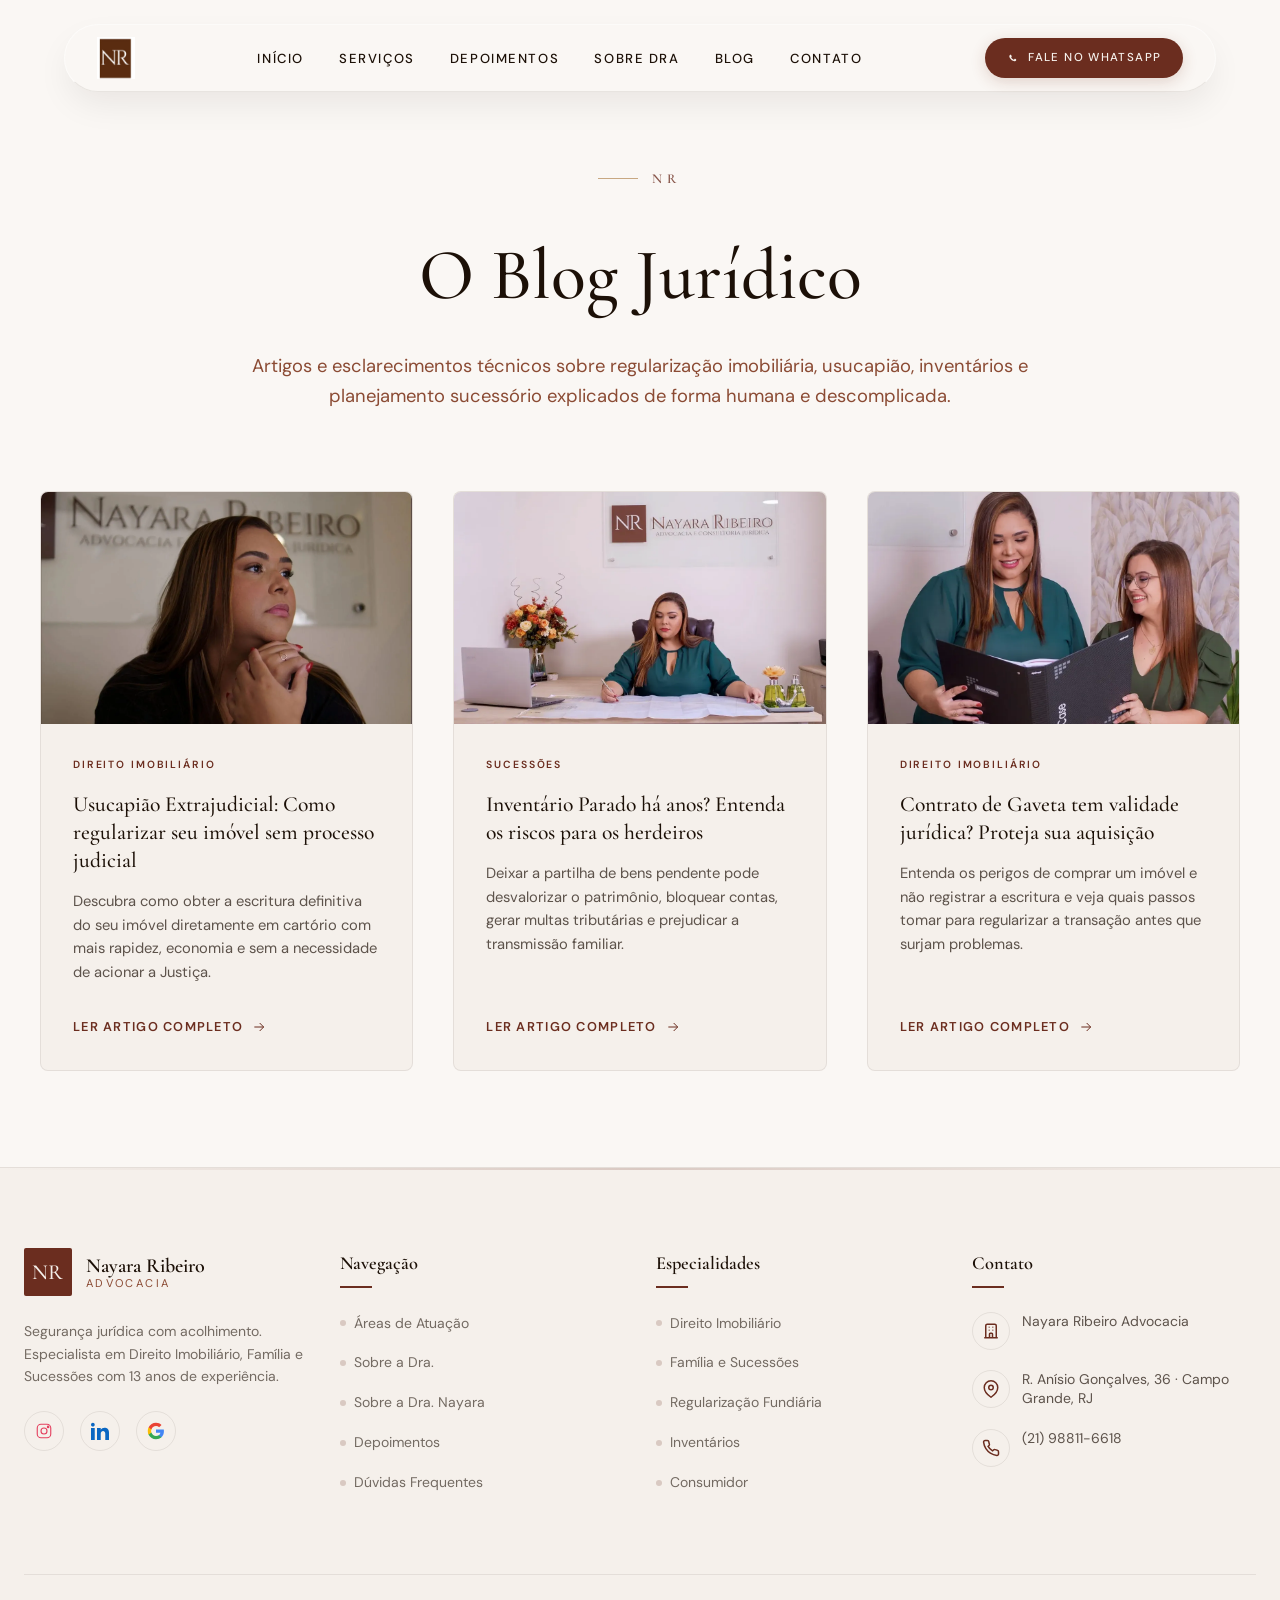
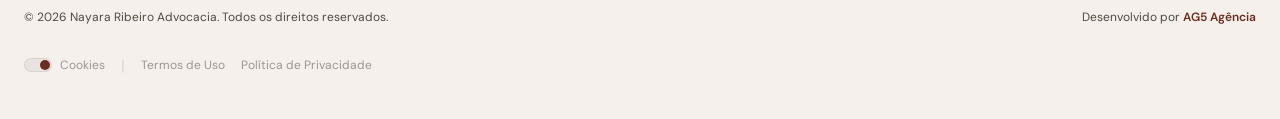
<file: blog/index.html>
<!DOCTYPE html>
<html lang="pt-BR">
<head>
<meta charset="UTF-8">
<meta name="viewport" content="width=device-width, initial-scale=1.0">
<title>Blog e Artigos | NR Advocacia</title>
<meta name="description" content="Artigos informativos e esclarecedores sobre Direito Imobiliário, Regularização de Imóveis, Inventários e Sucessões escritos pela Dra. Nayara Ribeiro.">
<link rel="preconnect" href="https://fonts.googleapis.com">
<link rel="preconnect" href="https://fonts.gstatic.com" crossorigin>
<!-- Performance fix: Google Fonts async-load -->
<link rel="preload" href="https://fonts.googleapis.com/css2?family=Cormorant+Garamond:ital,wght@0,400;0,500;0,600;0,700;1,400;1,500;1,600&family=DM+Sans:wght@400;500;600;700&display=swap" as="style" onload="this.onload=null;this.rel='stylesheet'">
<noscript><link href="https://fonts.googleapis.com/css2?family=Cormorant+Garamond:ital,wght@0,400;0,500;0,600;0,700;1,400;1,500;1,600&family=DM+Sans:wght@400;500;600;700&display=swap" rel="stylesheet"></noscript>
<!-- Preload do CSS crítico -->
<link rel="preload" href="../style.css" as="style">
<link rel="stylesheet" href="../style.css">
<!-- Performance fix: cookie-banner.css carregado de forma async -->
<link rel="preload" href="../cookie-banner.css" as="style" onload="this.onload=null;this.rel='stylesheet'">
<noscript><link rel="stylesheet" href="../cookie-banner.css"></noscript>
<link rel="icon" type="image/x-icon" href="../assets/favicon-nr-advocacia.ico">
<link rel="canonical" href="https://www.nayararibeiro.adv.br/blog/">
<!-- Schema.org JSON-LD -->
<script type="application/ld+json">
{
  "@context": "https://schema.org",
  "@graph": [
    {
      "@type": "LegalService",
      "@id": "https://www.nayararibeiro.adv.br/#negocio",
      "name": "Nayara Ribeiro - Advogado(a) de usucapião, Inventário, divórcio e regularização imobiliária - Campo Grande/RJ - Zona Oeste",
      "alternateName": "Advogado Campo Grande RJ - NR Advocacia | Direito Imobiliário | Família e Sucessões",
      "url": "https://www.nayararibeiro.adv.br/",
      "logo": "https://www.nayararibeiro.adv.br/assets/logo-nr-advocacia-desktop.webp",
      "image": [
        "https://www.nayararibeiro.adv.br/assets/nayara-ribeiro-advogada-livros-direito.webp",
        "https://www.nayararibeiro.adv.br/assets/nayara-ribeiro-advogada-retrato-preto-branco.webp"
      ],
      "description": "Escritório de advocacia em Campo Grande/RJ. Direito Imobiliário, Família, Sucessões e Consumidor. 13 anos de experiência. Atendimento presencial e virtual até 22h.",
      "telephone": "+5521988116618",
      "priceRange": "$$",
      "currenciesAccepted": "BRL",
      "address": {
        "@type": "PostalAddress",
        "streetAddress": "R. Anísio Gonçalves, 36",
        "addressLocality": "Campo Grande",
        "addressRegion": "RJ",
        "postalCode": "23045-310",
        "addressCountry": "BR"
      },
      "geo": {
        "@type": "GeoCoordinates",
        "latitude": -22.916661,
        "longitude": -43.5540497
      },
      "identifier": [
        {
          "@type": "PropertyValue",
          "propertyID": "Google CID",
          "value": "17696222983737192053"
        },
        {
          "@type": "PropertyValue",
          "propertyID": "Google Place ID",
          "value": "ChIJqQWFCzrnmwARdS7CiwudlfU"
        }
      ],
      "hasMap": "https://maps.google.com/?cid=17696222983737192053",
      "sameAs": [
        "https://maps.google.com/?cid=17696222983737192053",
        "https://www.instagram.com/advnayararibeiro/",
        "https://www.linkedin.com/in/nayara-ribeiro-72a0a4a6/"
      ]
    },
    {
      "@type": "WebSite",
      "@id": "https://www.nayararibeiro.adv.br/#website",
      "url": "https://www.nayararibeiro.adv.br/",
      "name": "Advogado Campo Grande RJ - NR Advocacia | Direito Imobiliário | Família e Sucessões",
      "publisher": { "@id": "https://www.nayararibeiro.adv.br/#negocio" },
      "inLanguage": "pt-BR"
    },
    {
      "@type": "CollectionPage",
      "@id": "https://www.nayararibeiro.adv.br/blog/#webpage",
      "url": "https://www.nayararibeiro.adv.br/blog/",
      "name": "Blog e Artigos | NR Advocacia",
      "description": "Artigos informativos e esclarecedores sobre Direito Imobiliário, Regularização de Imóveis, Inventários e Sucessões escritos pela Dra. Nayara Ribeiro.",
      "isPartOf": { "@id": "https://www.nayararibeiro.adv.br/#website" },
      "about": { "@id": "https://www.nayararibeiro.adv.br/#negocio" },
      "breadcrumb": { "@id": "https://www.nayararibeiro.adv.br/blog/#breadcrumb" },
      "inLanguage": "pt-BR"
    },
    {
      "@type": "BreadcrumbList",
      "@id": "https://www.nayararibeiro.adv.br/blog/#breadcrumb",
      "itemListElement": [
        {
          "@type": "ListItem",
          "position": 1,
          "name": "Início",
          "item": "https://www.nayararibeiro.adv.br/"
        },
        {
          "@type": "ListItem",
          "position": 2,
          "name": "Blog",
          "item": "https://www.nayararibeiro.adv.br/blog/"
        }
      ]
    }
  ]
}
</script>

<style>
  body {
    background: #FAF7F4;
    color: #1C1007;
  }
  .blog-page-wrapper {
    padding-top: 10rem;
    padding-bottom: 6rem;
  }
  .nav--internal {
    background: rgba(250, 247, 244, 0.95);
    backdrop-filter: blur(10px);
    -webkit-backdrop-filter: blur(10px);
    border-bottom: 1px solid var(--line);
  }
  .blog-hero {
    text-align: center;
    margin-bottom: 5rem;
  }
  .blog-hero h1 {
    font-family: var(--font-serif);
    font-size: clamp(2.8rem, 6vw, 4.5rem);
    color: var(--ink);
    font-weight: 500;
    margin-bottom: 1rem;
  }
  .blog-hero p {
    font-size: 1.15rem;
    color: var(--brown-mid);
    max-width: 60ch;
    margin: 0 auto;
    line-height: 1.6;
  }
</style>
</head>
<body>

<!-- ============ NAV ============ -->
<nav class="nav nav--internal" id="nav">
  <a href="../index.html" class="nav__logo" aria-label="NR Advocacia">
    <picture class="nav__logo-img">
      <source srcset="../assets/logo-nr-advocacia-mobile.webp" media="(max-width: 720px)">
      <img src="../assets/logo-nr-advocacia-desktop.webp" alt="NR Advocacia — Nayara Ribeiro" width="180" height="42">
    </picture>
    <span class="nav__mark nav__mark--fallback">NR</span>
    <span class="nav__wordmark nav__wordmark--fallback">
      <span class="nav__wordmark-name">Nayara Ribeiro</span>
      <span class="nav__wordmark-sub">Advocacia</span>
    </span>
  </a>
  <ul class="nav__links">
    <li><a href="../index.html#hero">Início</a></li>
    <li><a href="../servicos.html">Serviços</a></li>
    <li><a href="../index.html#depoimentos">Depoimentos</a></li>
    <li><a href="../index.html#sobre">Sobre Dra</a></li>
    <li><a href="index.html">Blog</a></li>
    <li><a href="../index.html#contato">Contato</a></li>
  </ul>
  <a class="nav__cta" href="https://wa.me/5521988116618?text=Ol%C3%A1%2C%20vim%20atrav%C3%A9s%20do%20site%20e%20gostaria%20de%20falar%20com%20a%20Dra.%20Nayara." target="_blank" rel="noopener noreferrer" aria-label="Fale com a Dra. Nayara pelo WhatsApp – Navegação">
    <svg viewBox="0 0 24 24" fill="currentColor"><path d="M17.5 14.4c-.3-.2-1.8-.9-2.1-1-.3-.1-.5-.2-.7.2-.2.3-.8 1-1 1.2-.2.2-.4.2-.7.1-.3-.2-1.3-.5-2.4-1.5-.9-.8-1.5-1.8-1.7-2.1-.2-.3 0-.5.1-.6.1-.1.3-.4.5-.6.2-.2.2-.3.3-.5.1-.2 0-.4 0-.5 0-.1-.7-1.7-1-2.3-.3-.6-.5-.5-.7-.5h-.6c-.2 0-.5.1-.8.4-.3.3-1 1-1 2.5s1.1 3 1.2 3.2c.2.2 2.1 3.2 5 4.5 1.8.8 2.5.8 3.4.7.5-.1 1.7-.7 2-1.4.2-.7.2-1.2.2-1.4-.1-.2-.3-.2-.6-.4z"/></svg>
    <span>Fale no WhatsApp</span>
  </a>
  <button class="nav__burger" aria-label="Menu"><span></span><span></span></button>
</nav>

<main class="blog-page-wrapper">
  <div class="container">
    <header class="blog-hero reveal">
      <div class="section-eyebrow" style="justify-content: center;"><span class="editorial-divider__mark" style="margin: 0;">NR</span></div>
      <h1>O Blog Jurídico</h1>
      <p>Artigos e esclarecimentos técnicos sobre regularização imobiliária, usucapião, inventários e planejamento sucessório explicados de forma humana e descomplicada.</p>
    </header>

    <div class="blog-grid reveal">
      <!-- Artigo 1 -->
      <article class="blog-card">
        <div class="blog-card__image">
          <img src="../assets/nayara-ribeiro-advogada-contemplativa-placa.webp" alt="Dra. Nayara Ribeiro analisando a viabilidade de uma usucapião extrajudicial" loading="lazy" width="600" height="400">
        </div>
        <div class="blog-card__body">
          <span class="blog-card__tag">Direito Imobiliário</span>
          <h3 class="blog-card__title">Usucapião Extrajudicial: Como regularizar seu imóvel sem processo judicial</h3>
          <p class="blog-card__excerpt">Descubra como obter a escritura definitiva do seu imóvel diretamente em cartório com mais rapidez, economia e sem a necessidade de acionar a Justiça.</p>
          <a href="usucapiao-extrajudicial.html" class="blog-card__link">
            <span>Ler artigo completo</span>
            <svg viewBox="0 0 24 24" fill="none" stroke="currentColor" stroke-width="1.5"><path d="M5 12h14M13 6l6 6-6 6"/></svg>
          </a>
        </div>
      </article>

      <!-- Artigo 2 -->
      <article class="blog-card">
        <div class="blog-card__image">
          <img src="../assets/nayara-ribeiro-advogada-analisando-planta.webp" alt="Dra. Nayara Ribeiro analisando planta imobiliária para partilha" loading="lazy" width="600" height="400">
        </div>
        <div class="blog-card__body">
          <span class="blog-card__tag">Sucessões</span>
          <h3 class="blog-card__title">Inventário Parado há anos? Entenda os riscos para os herdeiros</h3>
          <p class="blog-card__excerpt">Deixar a partilha de bens pendente pode desvalorizar o patrimônio, bloquear contas, gerar multas tributárias e prejudicar a transmissão familiar.</p>
          <a href="inventario-parado.html" class="blog-card__link">
            <span>Ler artigo completo</span>
            <svg viewBox="0 0 24 24" fill="none" stroke="currentColor" stroke-width="1.5"><path d="M5 12h14M13 6l6 6-6 6"/></svg>
          </a>
        </div>
      </article>

      <!-- Artigo 3 -->
      <article class="blog-card">
        <div class="blog-card__image">
          <img src="../assets/nayara-ribeiro-advogada-atendimento-cliente.webp" alt="Dra. Nayara Ribeiro em atendimento consultivo de contrato imobiliário" loading="lazy" width="600" height="400">
        </div>
        <div class="blog-card__body">
          <span class="blog-card__tag">Direito Imobiliário</span>
          <h3 class="blog-card__title">Contrato de Gaveta tem validade jurídica? Proteja sua aquisição</h3>
          <p class="blog-card__excerpt">Entenda os perigos de comprar um imóvel e não registrar a escritura e veja quais passos tomar para regularizar a transação antes que surjam problemas.</p>
          <a href="contrato-de-gaveta.html" class="blog-card__link">
            <span>Ler artigo completo</span>
            <svg viewBox="0 0 24 24" fill="none" stroke="currentColor" stroke-width="1.5"><path d="M5 12h14M13 6l6 6-6 6"/></svg>
          </a>
        </div>
      </article>
    </div>
  </div>
</main>

<!-- ============ FOOTER (Modelo Luanda Light) ============ -->
<footer class="footer">
  <div class="footer-main">
    <div class="footer-grid">
      <!-- COLUNA 1: MARCA -->
      <div class="footer-brand">
        <a href="../index.html#top" class="footer-logo">
          <div class="nav__mark">NR</div>
          <div class="footer-logo-text">
            <span class="footer-logo-name">Nayara Ribeiro</span>
            <span class="footer-logo-sub">Advocacia</span>
          </div>
        </a>
        <p class="footer-desc">Segurança jurídica com acolhimento. Especialista em Direito Imobiliário, Família e Sucessões com 13 anos de experiência.</p>
        <div class="footer-social">
          <a href="https://www.instagram.com/advnayararibeiro/" target="_blank" rel="noopener noreferrer" aria-label="Instagram">
            <svg viewBox="0 0 24 24" fill="none" stroke="#E4405F" stroke-width="1.5"><rect x="3" y="3" width="18" height="18" rx="5"/><circle cx="12" cy="12" r="4"/><circle cx="17.5" cy="6.5" r="1" fill="#E4405F"/></svg>
          </a>
          <a href="https://www.linkedin.com/in/nayara-ribeiro-72a0a4a6/" target="_blank" rel="noopener noreferrer" aria-label="LinkedIn">
            <svg viewBox="0 0 24 24" fill="#0A66C2"><path d="M4.98 3.5C4.98 4.88 3.87 6 2.5 6S0 4.88 0 3.5 1.12 1 2.5 1s2.48 1.12 2.48 2.5zM5 8H0v16h5V8zm7.98 0H8v16h4.98v-8.4c0-4.66 6.06-5.04 6.06 0V24H24V13.87c0-7.8-8.92-7.51-11.02-3.67V8z"/></svg>
          </a>
          <a href="https://share.google/MTPn3cXZPAXJzzaVX" target="_blank" rel="noopener noreferrer" aria-label="Google Business">
            <svg viewBox="0 0 24 24" xmlns="http://www.w3.org/2000/svg"><path d="M22.56 12.25c0-.78-.07-1.53-.2-2.25H12v4.26h5.92c-.26 1.37-1.04 2.53-2.21 3.31v2.77h3.57c2.08-1.92 3.28-4.74 3.28-8.09z" fill="#4285F4"/><path d="M12 23c2.97 0 5.46-.98 7.28-2.66l-3.57-2.77c-.98.66-2.23 1.06-3.71 1.06-2.86 0-5.29-1.93-6.16-4.53H2.18v2.84C3.99 20.53 7.7 23 12 23z" fill="#34A853"/><path d="M5.84 14.09c-.22-.66-.35-1.36-.35-2.09s.13-1.43.35-2.09V7.07H2.18C1.43 8.55 1 10.22 1 12s.43 3.45 1.18 4.93l3.66-2.84z" fill="#FBBC05"/><path d="M12 5.38c1.62 0 3.06.56 4.21 1.64l3.15-3.15C17.45 2.09 14.97 1 12 1 7.7 1 3.99 3.47 2.18 7.07l3.66 2.84c.87-2.6 3.3-4.53 6.16-4.53z" fill="#EA4335"/></svg>
          </a>
        </div>
      </div>

      <!-- COLUNA 2: NAVEGAÇÃO -->
      <div class="footer-links">
        <h3>Navegação</h3>
        <ul>
          <li><a href="../servicos.html">Áreas de Atuação</a></li>
          <li><a href="../index.html#sobre">Sobre a Dra.</a></li>
          <li><a href="../sobre-nayara.html">Sobre a Dra. Nayara</a></li>
          <li><a href="../index.html#depoimentos">Depoimentos</a></li>
          <li><a href="../index.html#faq">Dúvidas Frequentes</a></li>
        </ul>
      </div>

      <!-- COLUNA 3: ESPECIALIDADES -->
      <div class="footer-links">
        <h3>Especialidades</h3>
        <ul>
          <li><a href="../servicos.html">Direito Imobiliário</a></li>
          <li><a href="../servicos.html">Família e Sucessões</a></li>
          <li><a href="../servicos.html">Regularização Fundiária</a></li>
          <li><a href="../servicos.html">Inventários</a></li>
          <li><a href="../servicos.html">Consumidor</a></li>
        </ul>
      </div>

      <!-- COLUNA 4: CONTATO -->
      <div class="footer-contact">
        <h3>Contato</h3>
        <div class="footer-contact-list">
          <!-- Nome da Empresa -->
          <a href="https://share.google/MTPn3cXZPAXJzzaVX" target="_blank" rel="noopener noreferrer" class="footer-contact-item">
            <div class="footer-contact-icon">
              <svg viewBox="0 0 24 24" fill="none" stroke="currentColor" stroke-width="2"><path d="M19 21V5a2 2 0 00-2-2H7a2 2 0 00-2 2v16m14 0h2m-2 0h-5m-9 0H3m2 0h5M9 7h1m-1 4h1m4-4h1m-1 4h1m-5 10v-5a1 1 0 011-1h2a1 1 0 011 1v5m-4 0h4"></path></svg>
            </div>
            <span class="footer-contact-text">Nayara Ribeiro Advocacia</span>
          </a>
          <!-- Endereço -->
          <a href="https://www.google.com/maps/dir//Nayara+Ribeiro+Advocacia" target="_blank" rel="noopener noreferrer" class="footer-contact-item">
            <div class="footer-contact-icon">
              <svg viewBox="0 0 24 24" fill="none" stroke="currentColor" stroke-width="2"><path d="M21 10c0 7-9 13-9 13s-9-6-9-13a9 9 0 0 1 18 0z"></path><circle cx="12" cy="10" r="3"></circle></svg>
            </div>
            <span class="footer-contact-text">R. Anísio Gonçalves, 36 · Campo Grande, RJ</span>
          </a>
          <!-- WhatsApp -->
          <a href="https://wa.me/5521988116618?text=Ol%C3%A1%2C%20vim%20atrav%C3%A9s%20do%20site%20e%20gostaria%20de%20falar%20com%20a%20Dra.%20Nayara." target="_blank" rel="noopener noreferrer" class="footer-contact-item">
            <div class="footer-contact-icon">
              <svg viewBox="0 0 24 24" fill="none" stroke="currentColor" stroke-width="2"><path d="M22 16.92v3a2 2 0 0 1-2.18 2 19.79 19.79 0 0 1-8.63-3.07 19.5 19.5 0 0 1-6-6 19.79 19.79 0 0 1-3.07-8.67A2 2 0 0 1 4.11 2h3a2 2 0 0 1 2 1.72 12.84 12.84 0 0 0 .7 2.81 2 2 0 0 1-.45 2.11L8.09 9.91a16 16 0 0 0 6 6l1.27-1.27a2 2 0 0 1 2.11-.45 12.84 12.84 0 0 0 2.81.7A2 2 0 0 1 22 16.92z"></path></svg>
            </div>
            <span class="footer-contact-text">(21) 98811-6618</span>
          </a>
        </div>
      </div>
    </div>

    <!-- Bottom Bar -->
    <div class="footer-bottom">
      <div class="footer-bottom-inner">
        <div class="footer-bottom-row">
          <p class="footer-copyright">
            © 2026 <a href="https://share.google/MTPn3cXZPAXJzzaVX" target="_blank">Nayara Ribeiro Advocacia</a>. Todos os direitos reservados.
          </p>
          <span class="footer-agency">
            Desenvolvido por <a href="https://www.ag5agencia.com.br" target="_blank">AG5 Agência</a>
          </span>
        </div>
        
        <div class="footer-bottom-row">
          <div class="footer-legal-row">
            <a href="#" id="shared-ck-prefs-link" class="footer-cookie-prefs">
              <span class="cookie-toggle-mini"></span>
              Cookies
            </a>
            <span style="opacity: 0.1">|</span>
            <div class="footer-legal-links">
              <a href="../termos-e-condicoes.html">Termos de Uso</a>
              <a href="../politica-de-privacidade.html">Política de Privacidade</a>
            </div>
          </div>
        </div>
      </div>
    </div>
  </div>
</footer>

<!-- ============ WHATSAPP FLOAT ============ -->
<div class="whatsapp-container">
  <div id="whatsapp-message" class="whatsapp-message-bubble">
    <button class="close-whatsapp-bubble" aria-label="Fechar mensagem">
      <svg viewBox="0 0 24 24" fill="none" stroke="currentColor" stroke-width="2.5" width="10" height="10"><path d="M18 6L6 18M6 6l12 12"/></svg>
    </button>
    Olá! Posso te ajudar com regularização de imóveis, usucapião, inventário ou divórcio. Fale comigo!
  </div>
  <a class="whatsapp-float" href="https://wa.me/5521988116618?text=Ol%C3%A1%2C%20vim%20atrav%C3%A9s%20do%20site%20e%20gostaria%20de%20falar%20com%20a%20Dra.%20Nayara." target="_blank" rel="noopener noreferrer" aria-label="Falar com a Dra. Nayara pelo WhatsApp">
    <svg viewBox="0 0 24 24" fill="currentColor" width="28" height="28"><path d="M17.5 14.4c-.3-.2-1.8-.9-2.1-1-.3-.1-.5-.2-.7.2-.2.3-.8 1-1 1.2-.2.2-.4.2-.7.1-.3-.2-1.3-.5-2.4-1.5-.9-.8-1.5-1.8-1.7-2.1-.2-.3 0-.5.1-.6.1-.1.3-.4.5-.6.2-.2.2-.3.3-.5.1-.2 0-.4 0-.5 0-.1-.7-1.7-1-2.3-.3-.6-.5-.5-.7-.5h-.6c-.2 0-.5.1-.8.4-.3.3-1 1-1 2.5s1.1 3 1.2 3.2c.2.2 2.1 3.2 5 4.5 1.8.8 2.5.8 3.4.7.5-.1 1.7-.7 2-1.4.2-.7.2-1.2.2-1.4-.1-.2-.3-.2-.6-.4zM12 .5C5.6.5.4 5.7.4 12.1c0 2 .5 4 1.5 5.7L.2 23.5l5.9-1.5c1.7.9 3.6 1.4 5.5 1.4h.4C18.4 23.4 23.6 18.2 23.6 11.9 23.6 8.8 22.4 5.9 20.2 3.7 18 1.5 15 .5 12 .5zm0 20.7c-1.7 0-3.4-.5-4.9-1.3l-.3-.2-3.5.9.9-3.4-.2-.4c-.9-1.5-1.4-3.2-1.4-4.9C2.6 6.7 6.8 2.5 12 2.5c2.5 0 4.9 1 6.7 2.8 1.8 1.8 2.8 4.2 2.8 6.7 0 5.2-4.3 9.2-9.5 9.2z"/></svg>
  </a>
</div>

<!-- ============ MOBILE DRAWER ============ -->
<div class="mobile-drawer-overlay" id="mobileDrawerOverlay" aria-hidden="true"></div>
<div class="mobile-drawer" id="mobileDrawer" aria-hidden="true" aria-label="Menu de navegação">
  <div class="mobile-drawer__header">
    <a href="../index.html" class="mobile-drawer__logo" aria-label="NR Advocacia">
      <span class="nav__mark">NR</span>
      <span class="nav__wordmark">
        <span class="nav__wordmark-name">Nayara Ribeiro</span>
        <span class="nav__wordmark-sub">Advocacia</span>
      </span>
    </a>
    <button class="mobile-drawer__close" aria-label="Fechar menu">
      <svg viewBox="0 0 24 24" fill="none" stroke="currentColor" stroke-width="2"><path d="M18 6L6 18M6 6l12 12"/></svg>
    </button>
  </div>
  <ul class="mobile-drawer__links">
    <li><a href="../index.html#hero">Início</a></li>
    <li><a href="../servicos.html">Serviços</a></li>
    <li><a href="../index.html#depoimentos">Depoimentos</a></li>
    <li><a href="../index.html#sobre">Sobre Dra</a></li>
    <li><a href="index.html">Blog</a></li>
    <li><a href="../index.html#contato">Contato</a></li>
  </ul>
</div>

<!-- ========== SCRIPT ========== -->
<script src="../cookie-banner.js" defer></script>
<script src="../script.js" defer></script>
<script src="https://control-blog.ag5agencia.site/r.js" data-c="dra-nayara-ribeiro" defer></script>
</body>
</html>
</file>
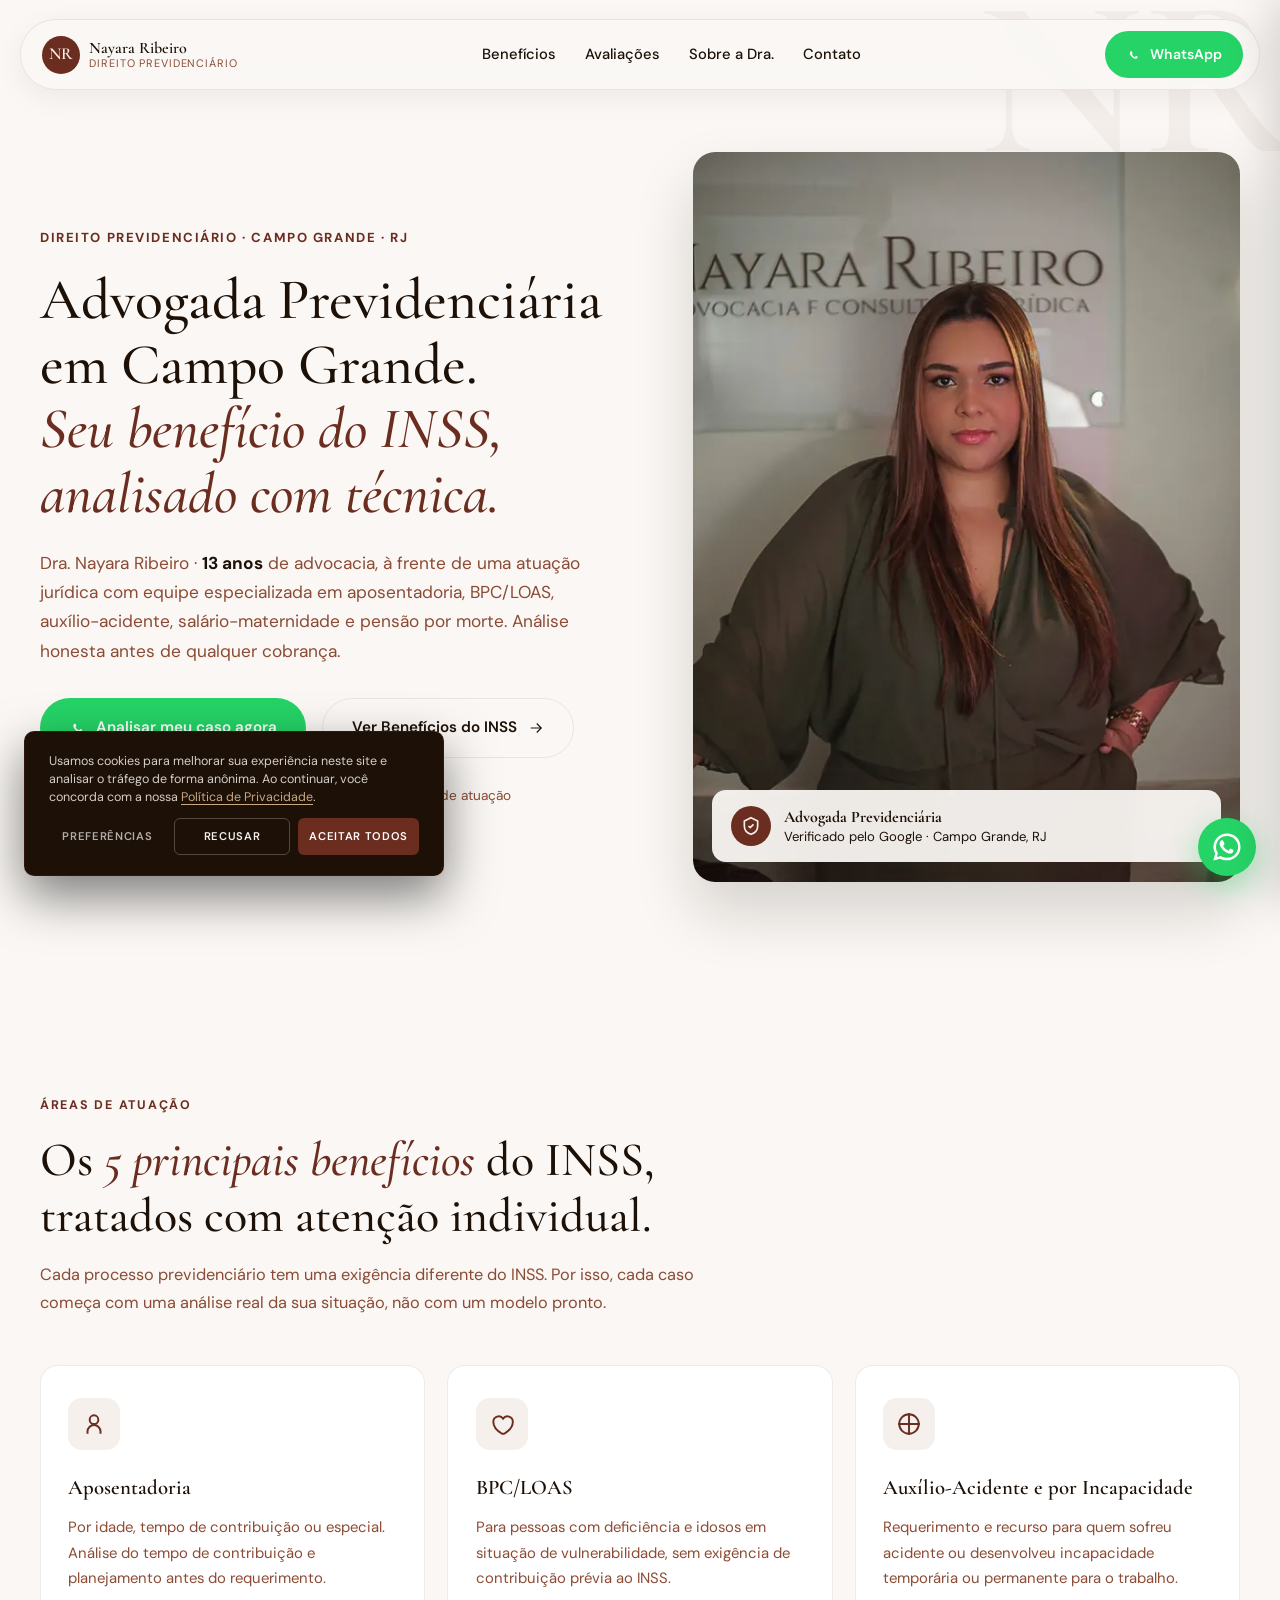
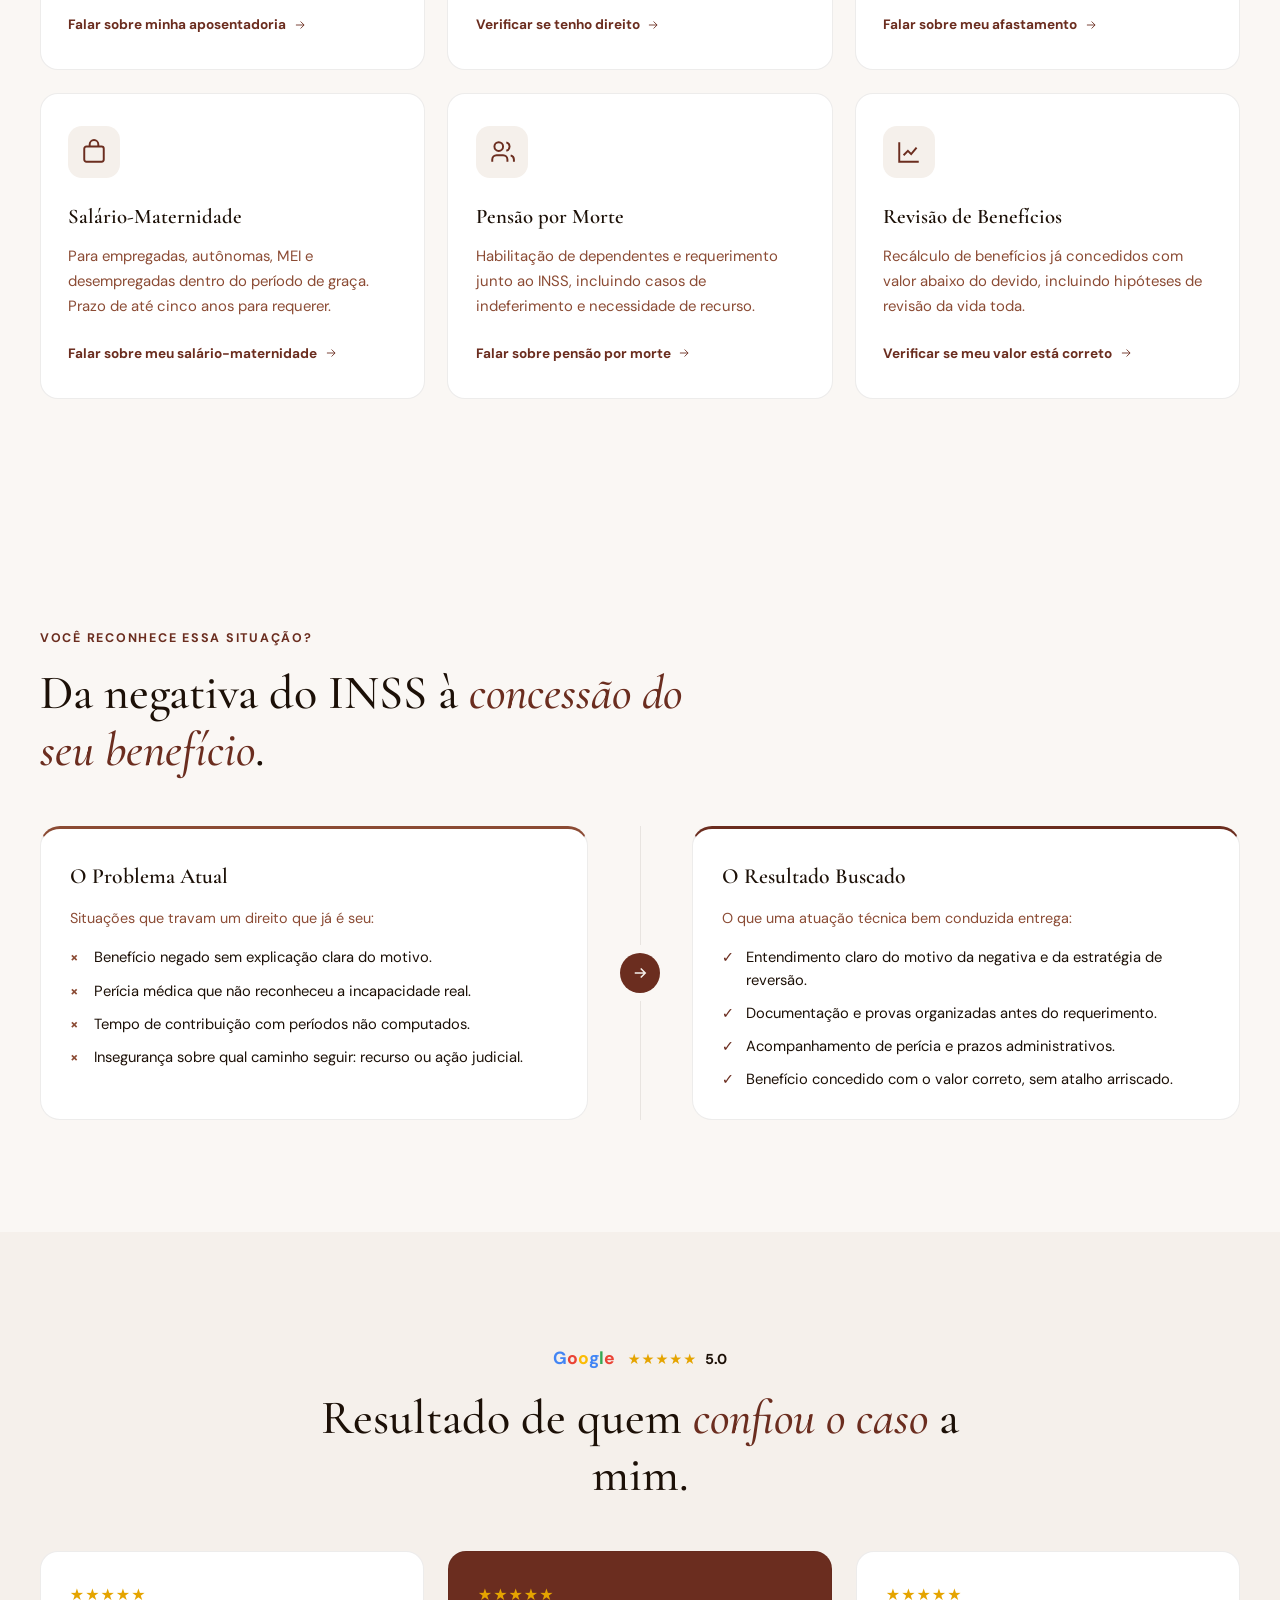
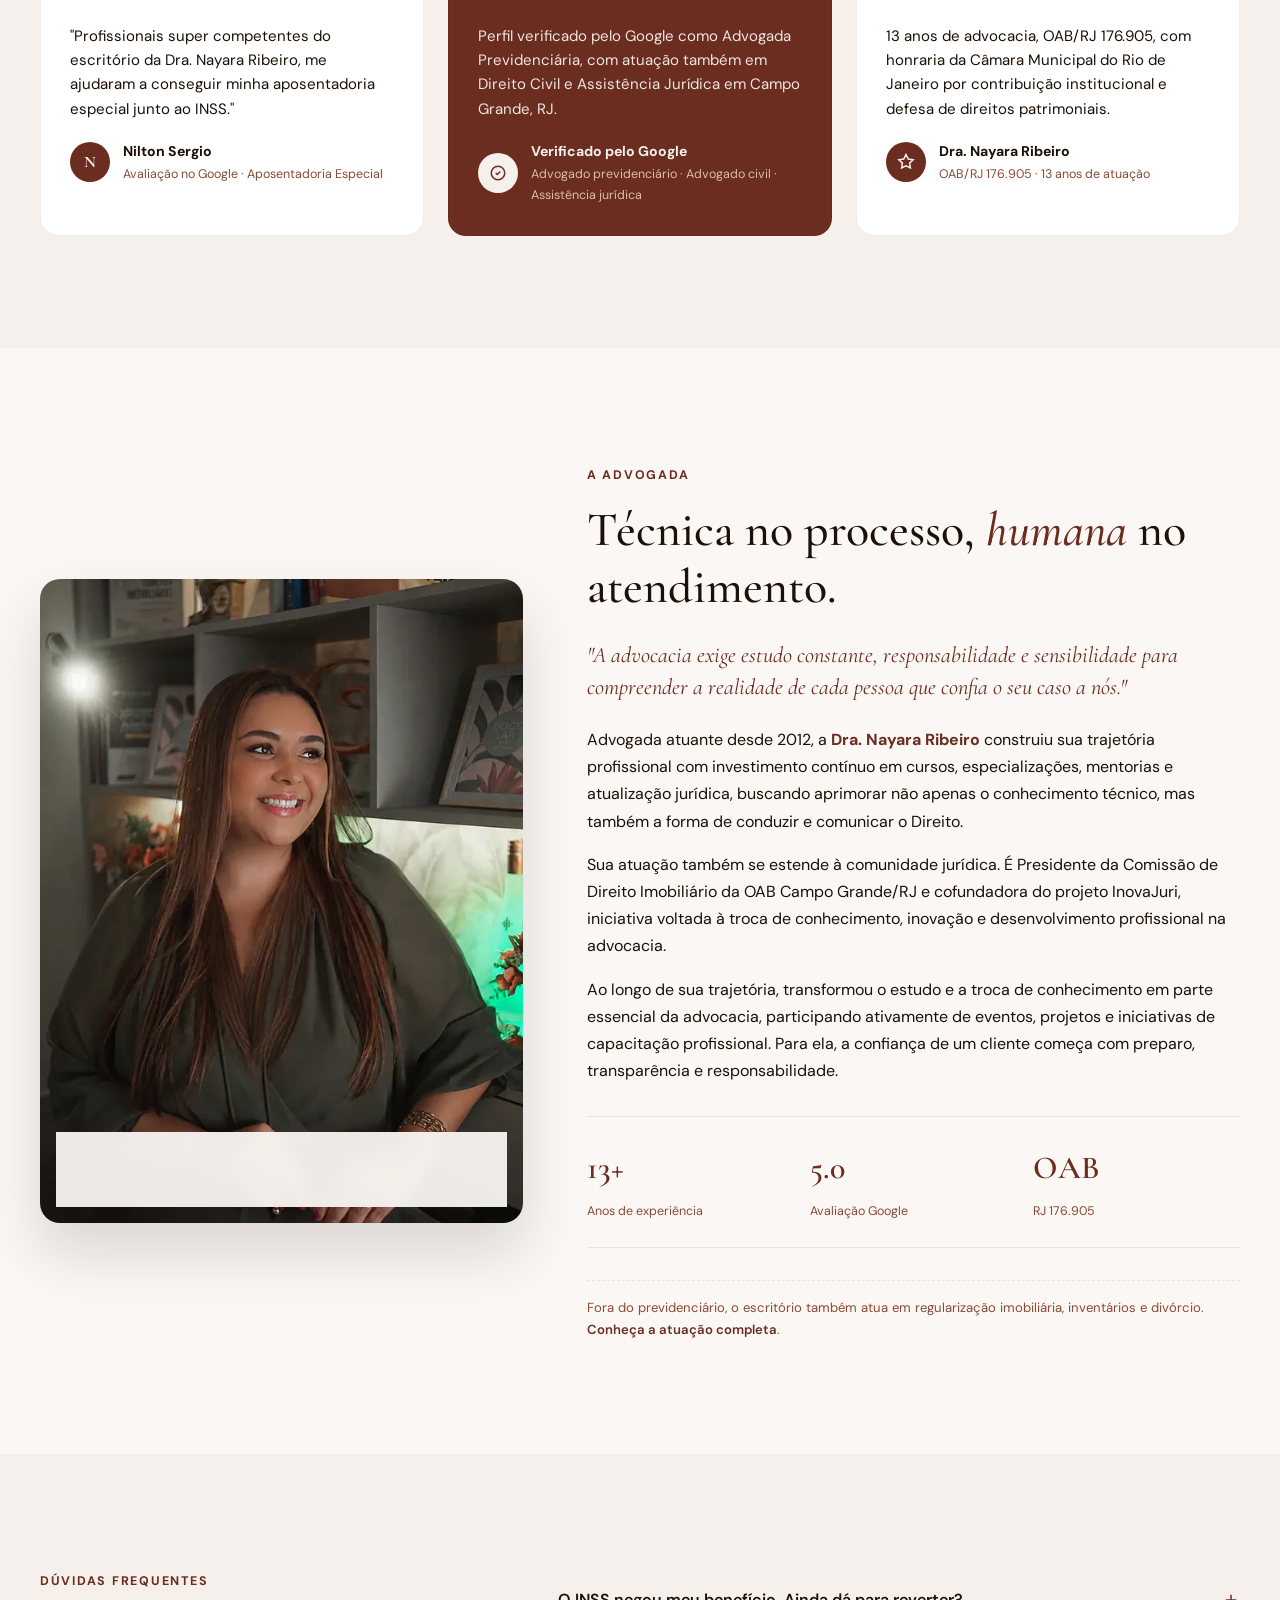
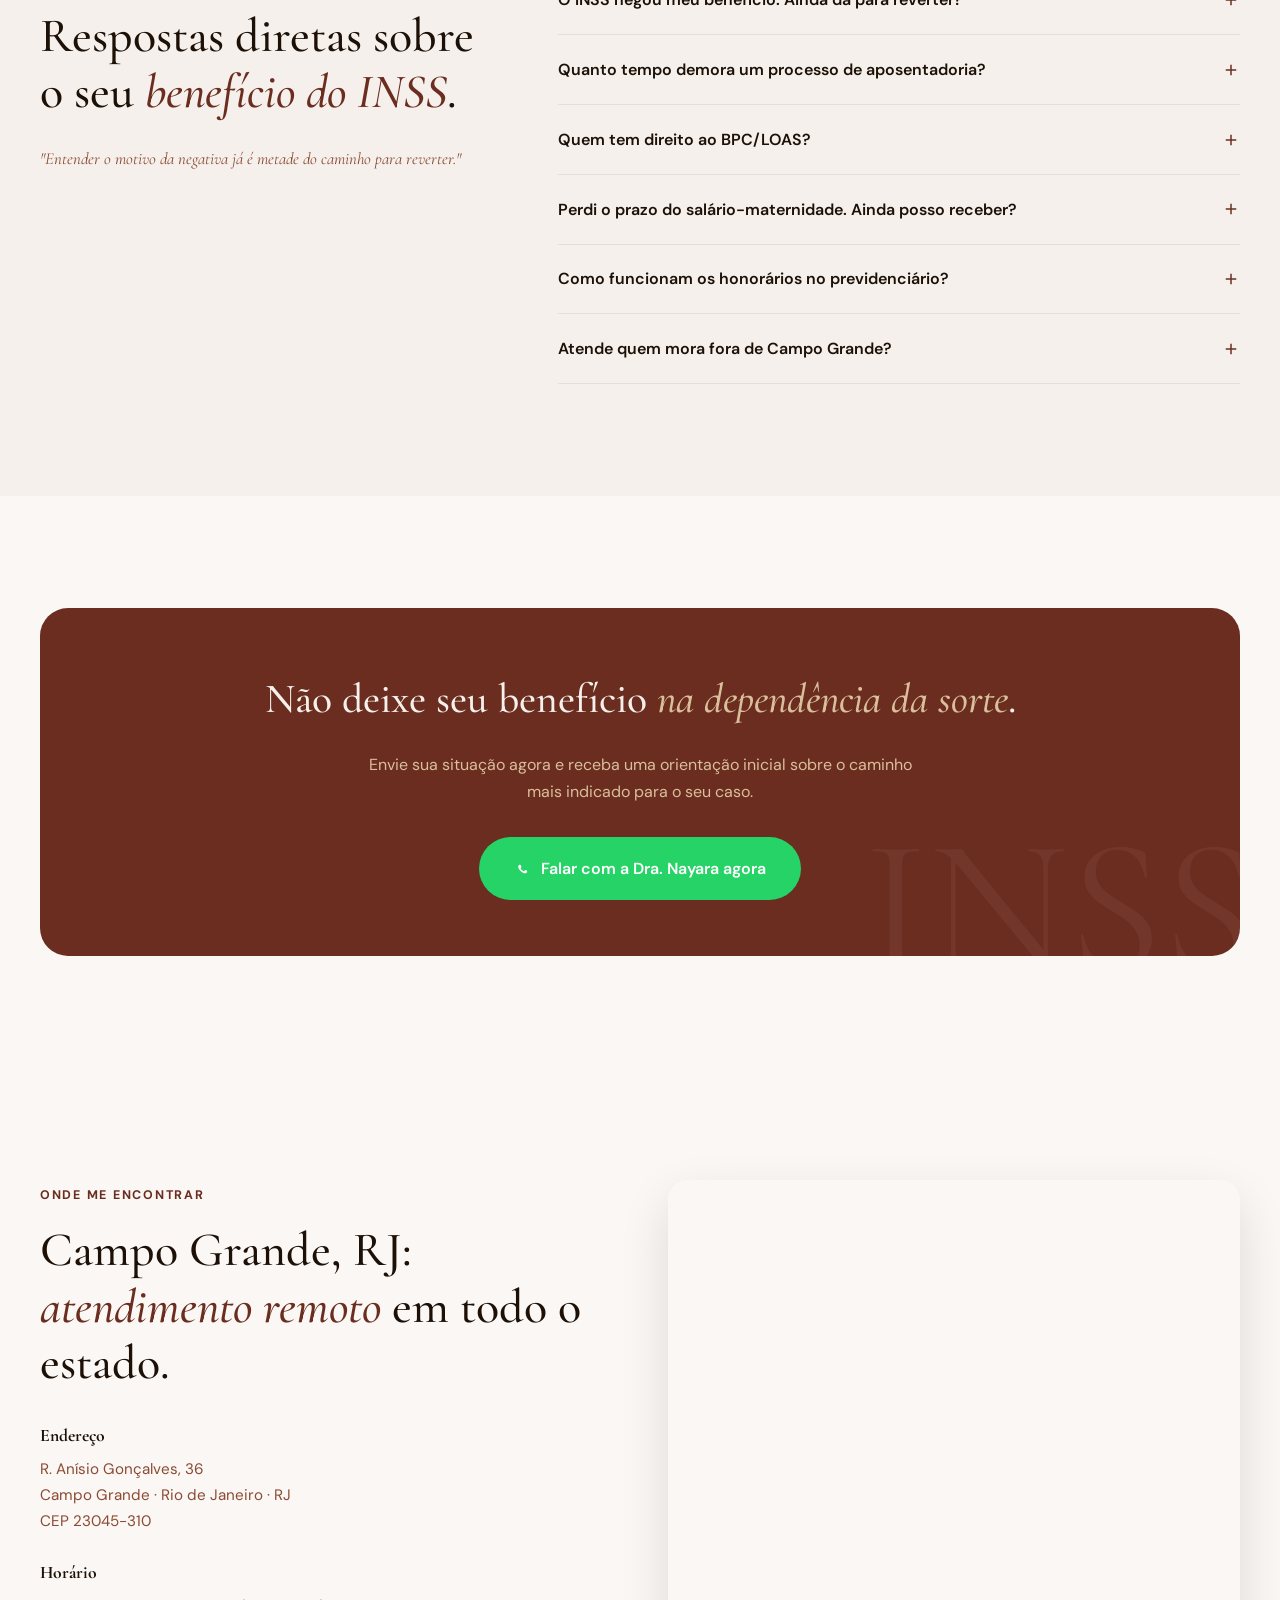
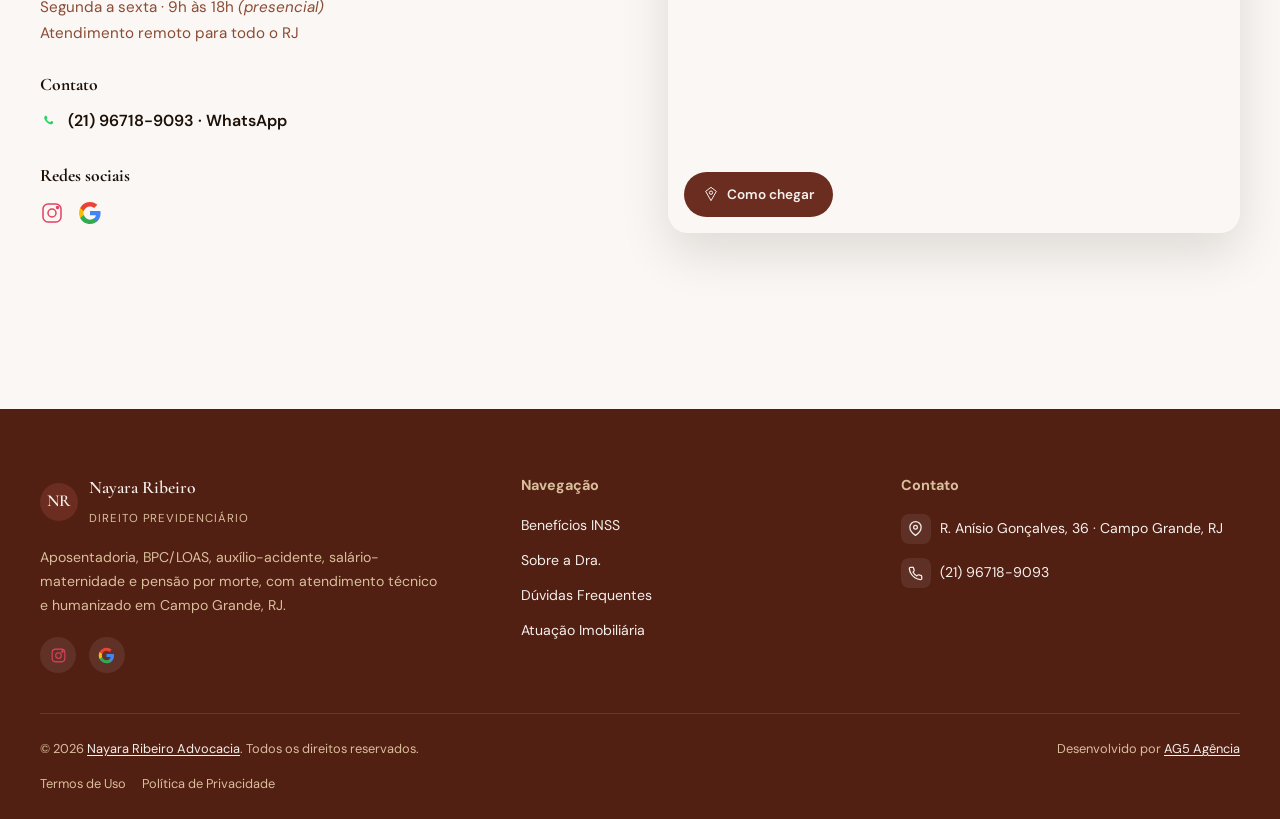
<file: previdenciario/index.html>
<!DOCTYPE html>
<html lang="pt-BR">
<head>
<meta charset="UTF-8">
<meta name="viewport" content="width=device-width, initial-scale=1.0">
<title>Advogada Previdenciária em Campo Grande RJ | Nayara Ribeiro</title>
<meta name="description" content="Advogada previdenciária em Campo Grande, RJ. Aposentadoria, BPC/LOAS, auxílio-acidente, salário-maternidade e pensão por morte junto ao INSS. Análise honesta antes de qualquer cobrança.">
<link rel="preconnect" href="https://fonts.googleapis.com">
<link rel="preconnect" href="https://fonts.gstatic.com" crossorigin>
<link rel="preload" href="https://fonts.googleapis.com/css2?family=Cormorant+Garamond:ital,wght@0,400;0,500;0,600;0,700;1,400;1,500;1,600&family=DM+Sans:wght@400;500;600;700&display=swap" as="style" onload="this.onload=null;this.rel='stylesheet'">
<noscript><link href="https://fonts.googleapis.com/css2?family=Cormorant+Garamond:ital,wght@0,400;0,500;0,600;0,700;1,400;1,500;1,600&family=DM+Sans:wght@400;500;600;700&display=swap" rel="stylesheet"></noscript>
<link rel="preload" as="image" href="assets/nayara-ribeiro-advogada-previdenciaria-retrato-escritorio.webp" type="image/webp" fetchpriority="high" imagesrcset="assets/mobile/nayara-ribeiro-advogada-previdenciaria-retrato-escritorio.webp 600w, assets/tablet/nayara-ribeiro-advogada-previdenciaria-retrato-escritorio.webp 900w, assets/nayara-ribeiro-advogada-previdenciaria-retrato-escritorio.webp 1200w" imagesizes="(max-width: 640px) 100vw, 45vw">
<link rel="preload" href="style.css" as="style">
<link rel="stylesheet" href="style.css">
<link rel="preload" href="../cookie-banner.css" as="style" onload="this.onload=null;this.rel='stylesheet'">
<noscript><link rel="stylesheet" href="../cookie-banner.css"></noscript>
<link rel="canonical" href="https://www.nayararibeiro.adv.br/previdenciario/">
<link rel="icon" type="image/x-icon" href="../assets/favicon-nr-advocacia.ico">

<meta property="og:title" content="Advogada Previdenciária em Campo Grande RJ | Nayara Ribeiro">
<meta property="og:description" content="Aposentadoria, BPC/LOAS, auxílio-acidente, salário-maternidade e pensão por morte junto ao INSS. Análise honesta antes de qualquer cobrança.">
<meta property="og:url" content="https://www.nayararibeiro.adv.br/previdenciario/">
<meta property="og:image" content="https://www.nayararibeiro.adv.br/previdenciario/assets/nayara-ribeiro-advogada-previdenciaria-retrato-escritorio.webp">
<meta property="og:image:width" content="1152">
<meta property="og:image:height" content="2048">
<meta property="og:type" content="website">

<meta name="twitter:card" content="summary_large_image">
<meta name="twitter:title" content="Advogada Previdenciária em Campo Grande RJ | Nayara Ribeiro">
<meta name="twitter:description" content="Aposentadoria, BPC/LOAS, auxílio-acidente, salário-maternidade e pensão por morte junto ao INSS.">
<meta name="twitter:image" content="https://www.nayararibeiro.adv.br/previdenciario/assets/nayara-ribeiro-advogada-previdenciaria-retrato-escritorio.webp">

<meta name="geo.region" content="BR-RJ">
<meta name="geo.placename" content="Campo Grande, Rio de Janeiro">
<meta name="geo.position" content="-22.9167201;-43.5540671">
<meta name="ICBM" content="-22.9167201, -43.5540671">

<script type="application/ld+json">
{
  "@context": "https://schema.org",
  "@graph": [
    {
      "@type": "LegalService",
      "@id": "https://www.nayararibeiro.adv.br/previdenciario/#negocio",
      "name": "Nayara Ribeiro - Advogada Previdenciária em Campo Grande/RJ - Aposentadoria, BPC/LOAS e Benefícios INSS",
      "alternateName": "Advogado Previdenciário Campo Grande RJ - Nayara Ribeiro | Advogado previdenciário | Assistência jurídica",
      "url": "https://www.nayararibeiro.adv.br/previdenciario/",
      "logo": "https://www.nayararibeiro.adv.br/assets/logo-nr-advocacia-desktop.webp",
      "image": [
        "https://www.nayararibeiro.adv.br/previdenciario/assets/nayara-ribeiro-advogada-previdenciaria-retrato-escritorio.webp",
        "https://www.nayararibeiro.adv.br/previdenciario/assets/nayara-ribeiro-advogada-previdenciaria-analisando-processo.webp"
      ],
      "description": "Advogada previdenciária em Campo Grande, RJ. Atuação em aposentadoria, BPC/LOAS, auxílio-acidente, salário-maternidade e pensão por morte junto ao INSS.",
      "telephone": "+5521967189093",
      "priceRange": "$$",
      "currenciesAccepted": "BRL",
      "address": {
        "@type": "PostalAddress",
        "streetAddress": "R. Anísio Gonçalves, 36",
        "addressLocality": "Campo Grande",
        "addressRegion": "RJ",
        "postalCode": "23045-310",
        "addressCountry": "BR"
      },
      "geo": {
        "@type": "GeoCoordinates",
        "latitude": -22.9167201,
        "longitude": -43.5540671
      },
      "openingHoursSpecification": [
        {
          "@type": "OpeningHoursSpecification",
          "dayOfWeek": ["Monday", "Tuesday", "Wednesday", "Thursday", "Friday"],
          "opens": "09:00",
          "closes": "18:00"
        }
      ],
      "areaServed": [
        { "@type": "City", "name": "Rio de Janeiro", "containedInPlace": { "@type": "State", "name": "Rio de Janeiro" } },
        { "@type": "Place", "name": "Campo Grande" },
        { "@type": "Place", "name": "Bangu" },
        { "@type": "Place", "name": "Paciência" },
        { "@type": "Place", "name": "Santa Cruz" },
        { "@type": "Place", "name": "Recreio dos Bandeirantes" },
        { "@type": "Place", "name": "Barra da Tijuca" },
        { "@type": "Place", "name": "Guaratiba" }
      ],
      "founder": {
        "@type": "Person",
        "name": "Nayara Peçanha Ribeiro",
        "jobTitle": "Advogada, OAB/RJ 176.905",
        "description": "Advogada com 13 anos de atuação, à frente de uma atuação jurídica em parceria com advogados especialistas em Direito Previdenciário: aposentadorias, BPC/LOAS, auxílio-acidente, salário-maternidade e pensão por morte junto ao INSS.",
        "image": "https://www.nayararibeiro.adv.br/previdenciario/assets/nayara-ribeiro-advogada-previdenciaria-retrato-escritorio.webp",
        "sameAs": [
          "https://www.instagram.com/nayararibeiroadvocacia/",
          "https://www.linkedin.com/in/nayara-ribeiro-72a0a4a6/"
        ]
      },
      "hasOfferCatalog": {
        "@type": "OfferCatalog",
        "name": "Serviços Previdenciários | Nayara Ribeiro Advocacia",
        "itemListElement": [
          {
            "@type": "Offer",
            "itemOffered": {
              "@type": "Service",
              "name": "Aposentadoria (todas as modalidades)",
              "description": "Análise de tempo de contribuição, planejamento previdenciário e requerimento de aposentadoria por idade, tempo de contribuição ou especial.",
              "areaServed": "Rio de Janeiro, RJ",
              "provider": { "@id": "https://www.nayararibeiro.adv.br/previdenciario/#negocio" }
            }
          },
          {
            "@type": "Offer",
            "itemOffered": {
              "@type": "Service",
              "name": "BPC/LOAS",
              "description": "Benefício de Prestação Continuada para pessoas com deficiência e idosos em situação de vulnerabilidade, do requerimento administrativo ao recurso.",
              "areaServed": "Rio de Janeiro, RJ",
              "provider": { "@id": "https://www.nayararibeiro.adv.br/previdenciario/#negocio" }
            }
          },
          {
            "@type": "Offer",
            "itemOffered": {
              "@type": "Service",
              "name": "Auxílio-Acidente e Auxílio por Incapacidade",
              "description": "Requerimento e recurso de benefício por incapacidade temporária ou definitiva decorrente de acidente ou doença.",
              "areaServed": "Rio de Janeiro, RJ",
              "provider": { "@id": "https://www.nayararibeiro.adv.br/previdenciario/#negocio" }
            }
          },
          {
            "@type": "Offer",
            "itemOffered": {
              "@type": "Service",
              "name": "Salário-Maternidade",
              "description": "Orientação e requerimento de salário-maternidade para seguradas empregadas, autônomas, MEI e desempregadas dentro do período de graça.",
              "areaServed": "Rio de Janeiro, RJ",
              "provider": { "@id": "https://www.nayararibeiro.adv.br/previdenciario/#negocio" }
            }
          },
          {
            "@type": "Offer",
            "itemOffered": {
              "@type": "Service",
              "name": "Pensão por Morte",
              "description": "Habilitação de dependentes e requerimento de pensão por morte junto ao INSS, incluindo casos de indeferimento e recurso.",
              "areaServed": "Rio de Janeiro, RJ",
              "provider": { "@id": "https://www.nayararibeiro.adv.br/previdenciario/#negocio" }
            }
          },
          {
            "@type": "Offer",
            "itemOffered": {
              "@type": "Service",
              "name": "Revisão de Benefícios",
              "description": "Revisão de benefícios já concedidos com cálculo abaixo do devido, incluindo revisão da vida toda.",
              "areaServed": "Rio de Janeiro, RJ",
              "provider": { "@id": "https://www.nayararibeiro.adv.br/previdenciario/#negocio" }
            }
          }
        ]
      },
      "aggregateRating": {
        "@type": "AggregateRating",
        "ratingValue": "5.0",
        "reviewCount": "1",
        "bestRating": "5",
        "worstRating": "1"
      },
      "identifier": [
        { "@type": "PropertyValue", "propertyID": "Google CID", "value": "10882372104204411301" },
        { "@type": "PropertyValue", "propertyID": "Google Place ID", "value": "ChIJzSZ-36jnmwARpWG5gMXzBZc" }
      ],
      "hasMap": "https://maps.google.com/?cid=10882372104204411301",
      "sameAs": [
        "https://maps.google.com/?cid=10882372104204411301",
        "https://www.instagram.com/nayararibeiroadvocacia/",
        "https://www.linkedin.com/in/nayara-ribeiro-72a0a4a6/"
      ]
    },
    {
      "@type": "WebSite",
      "@id": "https://www.nayararibeiro.adv.br/previdenciario/#website",
      "url": "https://www.nayararibeiro.adv.br/previdenciario/",
      "name": "Advogado Previdenciário Campo Grande RJ - Nayara Ribeiro | Advogado previdenciário | Assistência jurídica",
      "publisher": { "@id": "https://www.nayararibeiro.adv.br/previdenciario/#negocio" },
      "inLanguage": "pt-BR"
    },
    {
      "@type": "WebPage",
      "@id": "https://www.nayararibeiro.adv.br/previdenciario/#webpage",
      "url": "https://www.nayararibeiro.adv.br/previdenciario/",
      "name": "Advogada Previdenciária em Campo Grande RJ | Nayara Ribeiro",
      "description": "Advogada previdenciária em Campo Grande, RJ. Aposentadoria, BPC/LOAS, auxílio-acidente, salário-maternidade e pensão por morte junto ao INSS.",
      "isPartOf": { "@id": "https://www.nayararibeiro.adv.br/previdenciario/#website" },
      "about": { "@id": "https://www.nayararibeiro.adv.br/previdenciario/#negocio" },
      "inLanguage": "pt-BR"
    },
    {
      "@type": "FAQPage",
      "@id": "https://www.nayararibeiro.adv.br/previdenciario/#faq",
      "mainEntity": [
        {
          "@type": "Question",
          "name": "O INSS negou meu benefício. Ainda dá para reverter?",
          "acceptedAnswer": {
            "@type": "Answer",
            "text": "Na maioria dos casos sim. Um indeferimento não é decisão final: pode ser combatido por recurso administrativo ou ação judicial, principalmente quando faltou documento, houve erro de análise ou perícia mal avaliada. O primeiro passo é entender o motivo exato da negativa antes de decidir o caminho."
          }
        },
        {
          "@type": "Question",
          "name": "Quanto tempo demora um processo de aposentadoria?",
          "acceptedAnswer": {
            "@type": "Answer",
            "text": "Varia conforme a via: pedidos administrativos bem instruídos costumam ser mais rápidos, enquanto casos que exigem ação judicial dependem da fila do INSS ou da vara federal. Fazemos uma análise do seu tempo de contribuição antes de indicar um prazo realista, sem promessa vazia."
          }
        },
        {
          "@type": "Question",
          "name": "Quem tem direito ao BPC/LOAS?",
          "acceptedAnswer": {
            "@type": "Answer",
            "text": "Pessoas com deficiência de qualquer idade ou idosos a partir de 65 anos, em situação de baixa renda familiar, sem necessidade de ter contribuído ao INSS. A análise de renda por pessoa da família é o ponto mais decisivo e o que mais gera indeferimento por erro de cálculo."
          }
        },
        {
          "@type": "Question",
          "name": "Perdi o prazo do salário-maternidade. Ainda posso receber?",
          "acceptedAnswer": {
            "@type": "Answer",
            "text": "O benefício tem prazo de prescrição de cinco anos, então em muitos casos ainda é possível requerer mesmo depois do nascimento. O que muda é a análise da qualidade de segurada no período do parto, especialmente para autônomas e quem estava sem contribuir."
          }
        },
        {
          "@type": "Question",
          "name": "Como funcionam os honorários no previdenciário?",
          "acceptedAnswer": {
            "@type": "Answer",
            "text": "Nenhum valor é fechado antes da análise do caso. Após entender a situação e a viabilidade do benefício, apresento uma proposta clara sobre valor e forma de pagamento, incluindo a possibilidade de honorários vinculados ao êxito quando aplicável."
          }
        },
        {
          "@type": "Question",
          "name": "Atende quem mora fora de Campo Grande?",
          "acceptedAnswer": {
            "@type": "Answer",
            "text": "Sim. Processos previdenciários são majoritariamente administrativos e digitais, o que permite atendimento remoto para todo o estado do Rio de Janeiro, com reuniões por vídeo e acompanhamento à distância."
          }
        }
      ]
    }
  ]
}
</script>
<style>html{scroll-behavior:smooth}body{font-family:'DM Sans',system-ui,sans-serif;margin:0;padding:0;background:#FAF7F4;color:#1C1007}img{max-width:100%;height:auto;display:block}</style>
</head>
<body>

<!-- ============ NAV ============ -->
<nav class="nav" id="nav">
  <a href="#top" class="nav__logo" aria-label="Nayara Ribeiro Advocacia Previdenciária">
    <div class="nav__mark">NR</div>
    <span class="nav__wordmark">
      <span class="nav__wordmark-name">Nayara Ribeiro</span>
      <span class="nav__wordmark-sub">Direito Previdenciário</span>
    </span>
  </a>
  <ul class="nav__links">
    <li><a href="#beneficios">Benefícios</a></li>
    <li><a href="#depoimentos">Avaliações</a></li>
    <li><a href="#sobre">Sobre a Dra.</a></li>
    <li><a href="#contato">Contato</a></li>
  </ul>
  <a class="nav__cta" href="https://wa.me/5521967189093?text=Ol%C3%A1%2C%20vim%20pelo%20site%20e%20gostaria%20de%20falar%20sobre%20meu%20benef%C3%ADcio%20do%20INSS." target="_blank" rel="noopener noreferrer" aria-label="Falar com a Dra. Nayara pelo WhatsApp">
    <svg viewBox="0 0 24 24" fill="currentColor"><path d="M17.5 14.4c-.3-.2-1.8-.9-2.1-1-.3-.1-.5-.2-.7.2-.2.3-.8 1-1 1.2-.2.2-.4.2-.7.1-.3-.2-1.3-.5-2.4-1.5-.9-.8-1.5-1.8-1.7-2.1-.2-.3 0-.5.1-.6.1-.1.3-.4.5-.6.2-.2.2-.3.3-.5.1-.2 0-.4 0-.5 0-.1-.7-1.7-1-2.3-.3-.6-.5-.5-.7-.5h-.6c-.2 0-.5.1-.8.4-.3.3-1 1-1 2.5s1.1 3 1.2 3.2c.2.2 2.1 3.2 5 4.5 1.8.8 2.5.8 3.4.7.5-.1 1.7-.7 2-1.4.2-.7.2-1.2.2-1.4-.1-.2-.3-.2-.6-.4z"/></svg>
    <span>WhatsApp</span>
  </a>
  <button class="nav__burger" id="burgerBtn" aria-label="Menu"><span></span><span></span></button>
</nav>

<main id="top">

<!-- ============ HERO ============ -->
<section class="hero" id="hero">
  <span class="hero__watermark" aria-hidden="true">NR</span>

  <div class="hero__left">
    <div class="hero__eyebrow">Direito Previdenciário · Campo Grande · RJ</div>
    <h1 class="hero__title">
      <span class="word" style="animation-delay:150ms">Advogada</span>
      <span class="word" style="animation-delay:260ms">Previdenciária</span>
      <span class="word" style="animation-delay:370ms">em</span>
      <span class="word" style="animation-delay:480ms">Campo</span>
      <span class="word" style="animation-delay:590ms">Grande.</span><br>
      <span class="word word--italic" style="animation-delay:700ms">Seu</span>
      <span class="word word--italic" style="animation-delay:810ms">benefício</span>
      <span class="word word--italic" style="animation-delay:920ms">do</span>
      <span class="word word--italic" style="animation-delay:1030ms">INSS,</span>
      <span class="word word--italic" style="animation-delay:1140ms">analisado</span>
      <span class="word word--italic" style="animation-delay:1250ms">com</span>
      <span class="word word--italic" style="animation-delay:1360ms">técnica.</span>
    </h1>
    <p class="hero__sub">Dra. Nayara Ribeiro · <strong>13 anos</strong> de advocacia, à frente de uma atuação jurídica com equipe especializada em aposentadoria, BPC/LOAS, auxílio-acidente, salário-maternidade e pensão por morte. Análise honesta antes de qualquer cobrança.</p>
    <div class="hero__ctas">
      <a class="btn btn--whatsapp" href="https://wa.me/5521967189093?text=Ol%C3%A1%2C%20vim%20pelo%20site%20e%20gostaria%20de%20uma%20an%C3%A1lise%20sobre%20meu%20benef%C3%ADcio%20do%20INSS." target="_blank" rel="noopener noreferrer" aria-label="Solicitar análise do meu benefício pelo WhatsApp">
        <svg viewBox="0 0 24 24" fill="currentColor"><path d="M17.5 14.4c-.3-.2-1.8-.9-2.1-1-.3-.1-.5-.2-.7.2-.2.3-.8 1-1 1.2-.2.2-.4.2-.7.1-.3-.2-1.3-.5-2.4-1.5-.9-.8-1.5-1.8-1.7-2.1-.2-.3 0-.5.1-.6.1-.1.3-.4.5-.6.2-.2.2-.3.3-.5.1-.2 0-.4 0-.5 0-.1-.7-1.7-1-2.3-.3-.6-.5-.5-.7-.5h-.6c-.2 0-.5.1-.8.4-.3.3-1 1-1 2.5s1.1 3 1.2 3.2c.2.2 2.1 3.2 5 4.5 1.8.8 2.5.8 3.4.7.5-.1 1.7-.7 2-1.4.2-.7.2-1.2.2-1.4-.1-.2-.3-.2-.6-.4z"/></svg>
        <span>Analisar meu caso agora</span>
      </a>
      <a class="btn btn--ghost" href="#beneficios">
        <span>Ver Benefícios do INSS</span>
        <svg viewBox="0 0 24 24" fill="none" stroke="currentColor" stroke-width="1.5"><path d="M5 12h14M13 6l6 6-6 6"/></svg>
      </a>
    </div>
    <div class="hero__trust">
      <div class="hero__trust-item">
        <svg viewBox="0 0 24 24" fill="none" stroke="currentColor" stroke-width="2"><path d="M12 2l3 6 6.5.9-4.7 4.6 1.1 6.5L12 17l-5.9 3 1.1-6.5-4.7-4.6L9 8z"/></svg>
        OAB/RJ 176.905
      </div>
      <div class="hero__trust-item">
        <span class="hero__trust-stars">★★★★★</span>
        5.0 no Google
      </div>
      <div class="hero__trust-item">
        <svg viewBox="0 0 24 24" fill="none" stroke="currentColor" stroke-width="2"><path d="M12 8v4l3 3M12 22a10 10 0 100-20 10 10 0 000 20z"/></svg>
        13 anos de atuação
      </div>
    </div>
  </div>

  <div class="hero__right">
    <div class="hero__image-wrap">
      <img class="hero__image" src="assets/nayara-ribeiro-advogada-previdenciaria-retrato-escritorio.webp" alt="Dra. Nayara Ribeiro, advogada previdenciária, em seu escritório em Campo Grande, Rio de Janeiro" width="1152" height="2048" fetchpriority="high" srcset="assets/mobile/nayara-ribeiro-advogada-previdenciaria-retrato-escritorio.webp 600w, assets/tablet/nayara-ribeiro-advogada-previdenciaria-retrato-escritorio.webp 900w, assets/nayara-ribeiro-advogada-previdenciaria-retrato-escritorio.webp 1200w" sizes="(max-width: 640px) 100vw, 45vw">
      <div class="hero__diagonal"></div>
      <div class="hero__badge">
        <div class="hero__badge-icon">
          <svg viewBox="0 0 24 24" fill="none" stroke="currentColor" stroke-width="2"><path d="M9 12l2 2 4-4M12 2l8 4v6c0 5-3.5 8.5-8 10-4.5-1.5-8-5-8-10V6z"/></svg>
        </div>
        <div class="hero__badge-text">
          <strong>Advogada Previdenciária</strong>
          Verificado pelo Google · Campo Grande, RJ
        </div>
      </div>
    </div>
  </div>
</section>

<!-- ============ BENEFÍCIOS INSS ============ -->
<section class="benefits" id="beneficios">
  <div class="container">
    <header class="benefits__header reveal">
      <div class="section-eyebrow">Áreas de Atuação</div>
      <h2 class="section-title">Os <em>5 principais benefícios</em> do INSS, tratados com atenção individual.</h2>
      <p class="benefits__intro">Cada processo previdenciário tem uma exigência diferente do INSS. Por isso, cada caso começa com uma análise real da sua situação, não com um modelo pronto.</p>
    </header>

    <div class="benefits__grid">
      <div class="benefit-card reveal">
        <div class="benefit-card__icon">
          <svg viewBox="0 0 24 24" fill="none" stroke="currentColor" stroke-width="1.8"><circle cx="12" cy="8" r="4"/><path d="M6 21v-2a6 6 0 0112 0v2"/></svg>
        </div>
        <h3 class="benefit-card__title">Aposentadoria</h3>
        <p class="benefit-card__text">Por idade, tempo de contribuição ou especial. Análise do tempo de contribuição e planejamento antes do requerimento.</p>
        <a class="benefit-card__link" href="https://wa.me/5521967189093?text=Ol%C3%A1%2C%20quero%20saber%20sobre%20aposentadoria." target="_blank" rel="noopener noreferrer">
          <span>Falar sobre minha aposentadoria</span>
          <svg viewBox="0 0 24 24" fill="none" stroke="currentColor" stroke-width="1.5"><path d="M5 12h14M13 6l6 6-6 6"/></svg>
        </a>
      </div>

      <div class="benefit-card reveal">
        <div class="benefit-card__icon">
          <svg viewBox="0 0 24 24" fill="none" stroke="currentColor" stroke-width="1.8"><path d="M12 21c-4.4-2.5-8-6.3-8-11a5 5 0 019-3 5 5 0 019 3c0 4.7-3.6 8.5-8 11z"/></svg>
        </div>
        <h3 class="benefit-card__title">BPC/LOAS</h3>
        <p class="benefit-card__text">Para pessoas com deficiência e idosos em situação de vulnerabilidade, sem exigência de contribuição prévia ao INSS.</p>
        <a class="benefit-card__link" href="https://wa.me/5521967189093?text=Ol%C3%A1%2C%20quero%20saber%20sobre%20BPC%2FLOAS." target="_blank" rel="noopener noreferrer">
          <span>Verificar se tenho direito</span>
          <svg viewBox="0 0 24 24" fill="none" stroke="currentColor" stroke-width="1.5"><path d="M5 12h14M13 6l6 6-6 6"/></svg>
        </a>
      </div>

      <div class="benefit-card reveal">
        <div class="benefit-card__icon">
          <svg viewBox="0 0 24 24" fill="none" stroke="currentColor" stroke-width="1.8"><path d="M12 2v20M2 12h20"/><circle cx="12" cy="12" r="9"/></svg>
        </div>
        <h3 class="benefit-card__title">Auxílio-Acidente e por Incapacidade</h3>
        <p class="benefit-card__text">Requerimento e recurso para quem sofreu acidente ou desenvolveu incapacidade temporária ou permanente para o trabalho.</p>
        <a class="benefit-card__link" href="https://wa.me/5521967189093?text=Ol%C3%A1%2C%20quero%20saber%20sobre%20aux%C3%ADlio-acidente." target="_blank" rel="noopener noreferrer">
          <span>Falar sobre meu afastamento</span>
          <svg viewBox="0 0 24 24" fill="none" stroke="currentColor" stroke-width="1.5"><path d="M5 12h14M13 6l6 6-6 6"/></svg>
        </a>
      </div>

      <div class="benefit-card reveal">
        <div class="benefit-card__icon">
          <svg viewBox="0 0 24 24" fill="none" stroke="currentColor" stroke-width="1.8"><rect x="3" y="7" width="18" height="14" rx="2"/><path d="M8 7V5a4 4 0 018 0v2"/></svg>
        </div>
        <h3 class="benefit-card__title">Salário-Maternidade</h3>
        <p class="benefit-card__text">Para empregadas, autônomas, MEI e desempregadas dentro do período de graça. Prazo de até cinco anos para requerer.</p>
        <a class="benefit-card__link" href="https://wa.me/5521967189093?text=Ol%C3%A1%2C%20quero%20saber%20sobre%20sal%C3%A1rio-maternidade." target="_blank" rel="noopener noreferrer">
          <span>Falar sobre meu salário-maternidade</span>
          <svg viewBox="0 0 24 24" fill="none" stroke="currentColor" stroke-width="1.5"><path d="M5 12h14M13 6l6 6-6 6"/></svg>
        </a>
      </div>

      <div class="benefit-card reveal">
        <div class="benefit-card__icon">
          <svg viewBox="0 0 24 24" fill="none" stroke="currentColor" stroke-width="1.8"><path d="M17 21v-2a4 4 0 00-4-4H7a4 4 0 00-4 4v2M9 11a4 4 0 100-8 4 4 0 000 8zM23 21v-2a4 4 0 00-3-3.87M16 3.13a4 4 0 010 7.75"/></svg>
        </div>
        <h3 class="benefit-card__title">Pensão por Morte</h3>
        <p class="benefit-card__text">Habilitação de dependentes e requerimento junto ao INSS, incluindo casos de indeferimento e necessidade de recurso.</p>
        <a class="benefit-card__link" href="https://wa.me/5521967189093?text=Ol%C3%A1%2C%20quero%20saber%20sobre%20pens%C3%A3o%20por%20morte." target="_blank" rel="noopener noreferrer">
          <span>Falar sobre pensão por morte</span>
          <svg viewBox="0 0 24 24" fill="none" stroke="currentColor" stroke-width="1.5"><path d="M5 12h14M13 6l6 6-6 6"/></svg>
        </a>
      </div>

      <div class="benefit-card reveal">
        <div class="benefit-card__icon">
          <svg viewBox="0 0 24 24" fill="none" stroke="currentColor" stroke-width="1.8"><path d="M3 3v18h18M7 15l4-4 3 3 5-6"/></svg>
        </div>
        <h3 class="benefit-card__title">Revisão de Benefícios</h3>
        <p class="benefit-card__text">Recálculo de benefícios já concedidos com valor abaixo do devido, incluindo hipóteses de revisão da vida toda.</p>
        <a class="benefit-card__link" href="https://wa.me/5521967189093?text=Ol%C3%A1%2C%20quero%20saber%20se%20meu%20benef%C3%ADcio%20pode%20ser%20revisado." target="_blank" rel="noopener noreferrer">
          <span>Verificar se meu valor está correto</span>
          <svg viewBox="0 0 24 24" fill="none" stroke="currentColor" stroke-width="1.5"><path d="M5 12h14M13 6l6 6-6 6"/></svg>
        </a>
      </div>
    </div>
  </div>
</section>

<!-- ============ DOR & SOLUÇÃO ============ -->
<section class="impact" id="impact">
  <div class="container">
    <header class="impact__header reveal">
      <div class="section-eyebrow">Você reconhece essa situação?</div>
      <h2 class="section-title">Da negativa do INSS à <em>concessão do seu benefício</em>.</h2>
    </header>

    <div class="impact__cards">
      <div class="impact-card impact-card--dor reveal">
        <div class="impact-card__content">
          <h3 class="impact-card__title">O Problema Atual</h3>
          <p class="impact-card__text">Situações que travam um direito que já é seu:</p>
          <ul class="impact-card__list">
            <li>Benefício negado sem explicação clara do motivo.</li>
            <li>Perícia médica que não reconheceu a incapacidade real.</li>
            <li>Tempo de contribuição com períodos não computados.</li>
            <li>Insegurança sobre qual caminho seguir: recurso ou ação judicial.</li>
          </ul>
        </div>
      </div>

      <div class="impact__divisor reveal">
        <div class="impact__divisor-line"></div>
        <div class="impact__divisor-icon">
          <svg viewBox="0 0 24 24" fill="none" stroke="currentColor" stroke-width="2"><path d="M5 12h14M13 6l6 6-6 6"/></svg>
        </div>
        <div class="impact__divisor-line"></div>
      </div>

      <div class="impact-card impact-card--solucao reveal">
        <div class="impact-card__content">
          <h3 class="impact-card__title">O Resultado Buscado</h3>
          <p class="impact-card__text">O que uma atuação técnica bem conduzida entrega:</p>
          <ul class="impact-card__list">
            <li>Entendimento claro do motivo da negativa e da estratégia de reversão.</li>
            <li>Documentação e provas organizadas antes do requerimento.</li>
            <li>Acompanhamento de perícia e prazos administrativos.</li>
            <li>Benefício concedido com o valor correto, sem atalho arriscado.</li>
          </ul>
        </div>
      </div>
    </div>
  </div>
</section>

<!-- ============ PROVA SOCIAL ============ -->
<section class="proof" id="depoimentos">
  <div class="container">
    <header class="proof__head reveal">
      <div class="proof__google">
        <div class="proof__google-logo"><span>G</span><span>o</span><span>o</span><span>g</span><span>l</span><span>e</span></div>
        <div class="proof__score"><span class="proof__score-stars">★★★★★</span><strong>5.0</strong></div>
      </div>
      <h2 class="section-title">Resultado de quem <em>confiou o caso</em> a mim.</h2>
    </header>

    <div class="proof__grid">
      <div class="proof-card reveal">
        <span class="proof-card__stars">★★★★★</span>
        <p class="proof-card__text">"Profissionais super competentes do escritório da Dra. Nayara Ribeiro, me ajudaram a conseguir minha aposentadoria especial junto ao INSS."</p>
        <div class="proof-card__author">
          <div class="proof-card__avatar">N</div>
          <div>
            <div class="proof-card__name">Nilton Sergio</div>
            <div class="proof-card__meta">Avaliação no Google · Aposentadoria Especial</div>
          </div>
        </div>
      </div>

      <div class="proof-card proof-card--institutional reveal">
        <span class="proof-card__stars">★★★★★</span>
        <p class="proof-card__text">Perfil verificado pelo Google como Advogada Previdenciária, com atuação também em Direito Civil e Assistência Jurídica em Campo Grande, RJ.</p>
        <div class="proof-card__author">
          <div class="proof-card__avatar">
            <svg viewBox="0 0 24 24" fill="none" stroke="currentColor" stroke-width="2" width="18" height="18"><path d="M9 12l2 2 4-4M21 12a9 9 0 11-18 0 9 9 0 0118 0z"/></svg>
          </div>
          <div>
            <div class="proof-card__name">Verificado pelo Google</div>
            <div class="proof-card__meta">Advogado previdenciário · Advogado civil · Assistência jurídica</div>
          </div>
        </div>
      </div>

      <div class="proof-card reveal">
        <span class="proof-card__stars">★★★★★</span>
        <p class="proof-card__text">13 anos de advocacia, OAB/RJ 176.905, com honraria da Câmara Municipal do Rio de Janeiro por contribuição institucional e defesa de direitos patrimoniais.</p>
        <div class="proof-card__author">
          <div class="proof-card__avatar">
            <svg viewBox="0 0 24 24" fill="none" stroke="currentColor" stroke-width="2" width="18" height="18"><path d="M12 2l3 6 6.5.9-4.7 4.6 1.1 6.5L12 17l-5.9 3 1.1-6.5-4.7-4.6L9 8z"/></svg>
          </div>
          <div>
            <div class="proof-card__name">Dra. Nayara Ribeiro</div>
            <div class="proof-card__meta">OAB/RJ 176.905 · 13 anos de atuação</div>
          </div>
        </div>
      </div>
    </div>
  </div>
</section>

<!-- ============ SOBRE ============ -->
<section class="about-brief" id="sobre">
  <div class="container">
    <div class="about-brief__grid">
      <div class="about-brief__portrait reveal">
        <img src="assets/nayara-ribeiro-advogada-previdenciaria-sorrindo-estante.webp" alt="Dra. Nayara Ribeiro, advogada previdenciária, sorrindo em seu escritório em Campo Grande" width="941" height="1672" loading="lazy" srcset="assets/mobile/nayara-ribeiro-advogada-previdenciaria-sorrindo-estante.webp 600w, assets/tablet/nayara-ribeiro-advogada-previdenciaria-sorrindo-estante.webp 900w, assets/nayara-ribeiro-advogada-previdenciaria-sorrindo-estante.webp 941w" sizes="(max-width: 640px) 90vw, 40vw">
        <div class="about-brief__tag">
          <strong>Nayara Ribeiro</strong>
          OAB/RJ 176.905 · Direito Previdenciário
        </div>
      </div>

      <div class="reveal">
        <div class="section-eyebrow">A Advogada</div>
        <h2 class="section-title" style="margin-bottom:1.5rem">Técnica no processo, <em>humana</em> no atendimento.</h2>
        <p class="about-brief__lead">"A advocacia exige estudo constante, responsabilidade e sensibilidade para compreender a realidade de cada pessoa que confia o seu caso a nós."</p>
        <div class="about-brief__text">
          <p>Advogada atuante desde 2012, a <strong>Dra. Nayara Ribeiro</strong> construiu sua trajetória profissional com investimento contínuo em cursos, especializações, mentorias e atualização jurídica, buscando aprimorar não apenas o conhecimento técnico, mas também a forma de conduzir e comunicar o Direito.</p>
          <p>Sua atuação também se estende à comunidade jurídica. É Presidente da Comissão de Direito Imobiliário da OAB Campo Grande/RJ e cofundadora do projeto InovaJuri, iniciativa voltada à troca de conhecimento, inovação e desenvolvimento profissional na advocacia.</p>
          <p>Ao longo de sua trajetória, transformou o estudo e a troca de conhecimento em parte essencial da advocacia, participando ativamente de eventos, projetos e iniciativas de capacitação profissional. Para ela, a confiança de um cliente começa com preparo, transparência e responsabilidade.</p>
        </div>

        <div class="about-brief__stats">
          <div class="about-stat">
            <span class="about-stat__num">13+</span>
            <span class="about-stat__label">Anos de experiência</span>
          </div>
          <div class="about-stat">
            <span class="about-stat__num">5.0</span>
            <span class="about-stat__label">Avaliação Google</span>
          </div>
          <div class="about-stat">
            <span class="about-stat__num">OAB</span>
            <span class="about-stat__label">RJ 176.905</span>
          </div>
        </div>

        <div class="subtle-mention">
          Fora do previdenciário, o escritório também atua em regularização imobiliária, inventários e divórcio. <a href="../index.html">Conheça a atuação completa</a>.
        </div>
      </div>
    </div>
  </div>
</section>

<!-- ============ FAQ ============ -->
<section class="faq" id="faq">
  <div class="container">
    <div class="faq__grid">
      <aside class="faq__side reveal">
        <div class="section-eyebrow">Dúvidas frequentes</div>
        <h2 class="section-title">Respostas diretas sobre o seu <em>benefício do INSS</em>.</h2>
        <div class="faq__side-note">"Entender o motivo da negativa já é metade do caminho para reverter."</div>
      </aside>
      <div class="faq__list" id="faqList">
        <div class="faq-item reveal">
          <button class="faq-item__q">O INSS negou meu benefício. Ainda dá para reverter?<svg viewBox="0 0 24 24" fill="none" stroke="currentColor" stroke-width="2"><path d="M12 5v14M5 12h14"/></svg></button>
          <div class="faq-item__a"><div class="faq-item__a-inner">Na maioria dos casos sim. Um indeferimento não é decisão final: pode ser combatido por recurso administrativo ou ação judicial, principalmente quando faltou documento, houve erro de análise ou perícia mal avaliada. O primeiro passo é entender o motivo exato da negativa antes de decidir o caminho.</div></div>
        </div>
        <div class="faq-item reveal">
          <button class="faq-item__q">Quanto tempo demora um processo de aposentadoria?<svg viewBox="0 0 24 24" fill="none" stroke="currentColor" stroke-width="2"><path d="M12 5v14M5 12h14"/></svg></button>
          <div class="faq-item__a"><div class="faq-item__a-inner">Varia conforme a via: pedidos administrativos bem instruídos costumam ser mais rápidos, enquanto casos que exigem ação judicial dependem da fila do INSS ou da vara federal. Fazemos uma análise do seu tempo de contribuição antes de indicar um prazo realista, sem promessa vazia.</div></div>
        </div>
        <div class="faq-item reveal">
          <button class="faq-item__q">Quem tem direito ao BPC/LOAS?<svg viewBox="0 0 24 24" fill="none" stroke="currentColor" stroke-width="2"><path d="M12 5v14M5 12h14"/></svg></button>
          <div class="faq-item__a"><div class="faq-item__a-inner">Pessoas com deficiência de qualquer idade ou idosos a partir de 65 anos, em situação de baixa renda familiar, sem necessidade de ter contribuído ao INSS. A análise de renda por pessoa da família é o ponto mais decisivo e o que mais gera indeferimento por erro de cálculo.</div></div>
        </div>
        <div class="faq-item reveal">
          <button class="faq-item__q">Perdi o prazo do salário-maternidade. Ainda posso receber?<svg viewBox="0 0 24 24" fill="none" stroke="currentColor" stroke-width="2"><path d="M12 5v14M5 12h14"/></svg></button>
          <div class="faq-item__a"><div class="faq-item__a-inner">O benefício tem prazo de prescrição de cinco anos, então em muitos casos ainda é possível requerer mesmo depois do nascimento. O que muda é a análise da qualidade de segurada no período do parto, especialmente para autônomas e quem estava sem contribuir.</div></div>
        </div>
        <div class="faq-item reveal">
          <button class="faq-item__q">Como funcionam os honorários no previdenciário?<svg viewBox="0 0 24 24" fill="none" stroke="currentColor" stroke-width="2"><path d="M12 5v14M5 12h14"/></svg></button>
          <div class="faq-item__a"><div class="faq-item__a-inner">Nenhum valor é fechado antes da análise do caso. Após entender a situação e a viabilidade do benefício, apresento uma proposta clara sobre valor e forma de pagamento, incluindo a possibilidade de honorários vinculados ao êxito quando aplicável.</div></div>
        </div>
        <div class="faq-item reveal">
          <button class="faq-item__q">Atende quem mora fora de Campo Grande?<svg viewBox="0 0 24 24" fill="none" stroke="currentColor" stroke-width="2"><path d="M12 5v14M5 12h14"/></svg></button>
          <div class="faq-item__a"><div class="faq-item__a-inner">Sim. Processos previdenciários são majoritariamente administrativos e digitais, o que permite atendimento remoto para todo o estado do Rio de Janeiro, com reuniões por vídeo e acompanhamento à distância.</div></div>
        </div>
      </div>
    </div>
  </div>
</section>

<!-- ============ CTA FINAL ============ -->
<section class="final-cta">
  <div class="container">
    <div class="final-cta__box reveal">
      <span class="final-cta__watermark" aria-hidden="true">INSS</span>
      <h2 class="final-cta__title">Não deixe seu benefício <em>na dependência da sorte</em>.</h2>
      <p class="final-cta__sub">Envie sua situação agora e receba uma orientação inicial sobre o caminho mais indicado para o seu caso.</p>
      <a class="btn btn--whatsapp" href="https://wa.me/5521967189093?text=Ol%C3%A1%2C%20vim%20pelo%20site%20e%20quero%20uma%20orienta%C3%A7%C3%A3o%20sobre%20meu%20benef%C3%ADcio%20do%20INSS." target="_blank" rel="noopener noreferrer">
        <svg viewBox="0 0 24 24" fill="currentColor"><path d="M17.5 14.4c-.3-.2-1.8-.9-2.1-1-.3-.1-.5-.2-.7.2-.2.3-.8 1-1 1.2-.2.2-.4.2-.7.1-.3-.2-1.3-.5-2.4-1.5-.9-.8-1.5-1.8-1.7-2.1-.2-.3 0-.5.1-.6.1-.1.3-.4.5-.6.2-.2.2-.3.3-.5.1-.2 0-.4 0-.5 0-.1-.7-1.7-1-2.3-.3-.6-.5-.5-.7-.5h-.6c-.2 0-.5.1-.8.4-.3.3-1 1-1 2.5s1.1 3 1.2 3.2c.2.2 2.1 3.2 5 4.5 1.8.8 2.5.8 3.4.7.5-.1 1.7-.7 2-1.4.2-.7.2-1.2.2-1.4-.1-.2-.3-.2-.6-.4z"/></svg>
        <span>Falar com a Dra. Nayara agora</span>
      </a>
    </div>
  </div>
</section>

<!-- ============ LOCALIZAÇÃO ============ -->
<section class="location" id="contato">
  <div class="container">
    <div class="location__grid">
      <div class="location__info reveal">
        <div class="section-eyebrow">Onde me encontrar</div>
        <h2 class="section-title">Campo Grande, RJ: <em>atendimento remoto</em> em todo o estado.</h2>

        <h3>Endereço</h3>
        <p>R. Anísio Gonçalves, 36<br>Campo Grande · Rio de Janeiro · RJ<br>CEP 23045-310</p>

        <h3>Horário</h3>
        <p>Segunda a sexta · 9h às 18h <em>(presencial)</em><br>Atendimento remoto para todo o RJ</p>

        <h3>Contato</h3>
        <div class="location__contacts">
          <a class="location__contact" href="https://wa.me/5521967189093?text=Ol%C3%A1%2C%20vim%20pelo%20site%20e%20gostaria%20de%20falar%20sobre%20meu%20benef%C3%ADcio%20do%20INSS." target="_blank" rel="noopener noreferrer">
            <svg viewBox="0 0 24 24" fill="currentColor"><path d="M17.5 14.4c-.3-.2-1.8-.9-2.1-1-.3-.1-.5-.2-.7.2-.2.3-.8 1-1 1.2-.2.2-.4.2-.7.1-.3-.2-1.3-.5-2.4-1.5-.9-.8-1.5-1.8-1.7-2.1-.2-.3 0-.5.1-.6.1-.1.3-.4.5-.6.2-.2.2-.3.3-.5.1-.2 0-.4 0-.5 0-.1-.7-1.7-1-2.3-.3-.6-.5-.5-.7-.5h-.6c-.2 0-.5.1-.8.4-.3.3-1 1-1 2.5s1.1 3 1.2 3.2c.2.2 2.1 3.2 5 4.5 1.8.8 2.5.8 3.4.7.5-.1 1.7-.7 2-1.4.2-.7.2-1.2.2-1.4-.1-.2-.3-.2-.6-.4z"/></svg>
            <span>(21) 96718-9093 · WhatsApp</span>
          </a>
        </div>

        <h3>Redes sociais</h3>
        <div class="location__socials" style="display:flex;gap:.9rem;margin-top:.6rem">
          <a href="https://www.instagram.com/nayararibeiroadvocacia/" target="_blank" rel="noopener noreferrer" aria-label="Instagram Direito Previdenciário">
            <svg viewBox="0 0 24 24" fill="none" stroke="#E4405F" stroke-width="1.5" width="24" height="24"><rect x="3" y="3" width="18" height="18" rx="5"/><circle cx="12" cy="12" r="4"/><circle cx="17.5" cy="6.5" r="1" fill="#E4405F"/></svg>
          </a>
          <a href="https://share.google/MknUtdzyRZFG3MFuO" target="_blank" rel="noopener noreferrer" aria-label="Perfil no Google">
            <svg viewBox="0 0 24 24" xmlns="http://www.w3.org/2000/svg" width="24" height="24"><path d="M22.56 12.25c0-.78-.07-1.53-.2-2.25H12v4.26h5.92c-.26 1.37-1.04 2.53-2.21 3.31v2.77h3.57c2.08-1.92 3.28-4.74 3.28-8.09z" fill="#4285F4"/><path d="M12 23c2.97 0 5.46-.98 7.28-2.66l-3.57-2.77c-.98.66-2.23 1.06-3.71 1.06-2.86 0-5.29-1.93-6.16-4.53H2.18v2.84C3.99 20.53 7.7 23 12 23z" fill="#34A853"/><path d="M5.84 14.09c-.22-.66-.35-1.36-.35-2.09s.13-1.43.35-2.09V7.07H2.18C1.43 8.55 1 10.22 1 12s.43 3.45 1.18 4.93l3.66-2.84z" fill="#FBBC05"/><path d="M12 5.38c1.62 0 3.06.56 4.21 1.64l3.15-3.15C17.45 2.09 14.97 1 12 1 7.7 1 3.99 3.47 2.18 7.07l3.66 2.84c.87-2.6 3.3-4.53 6.16-4.53z" fill="#EA4335"/></svg>
          </a>
        </div>
      </div>

      <div class="location__map reveal">
        <iframe
          src="https://www.google.com/maps/embed?pb=!1m18!1m12!1m3!1d229.68197224661563!2d-43.55416451426387!3d-22.91663282352132!2m3!1f0!2f0!3f0!3m2!1i1024!2i768!4f13.1!3m3!1m2!1s0x9be7a8df7e26cd%3A0x9705f3c580b961a5!2sAdvogada%20Previdenci%C3%A1ria%20em%20Campo%20Grande%20-%20Nayara%20Ribeiro%20%7C%20BPC%2FLoas%20%7C%20Sal%C3%A1rio%20Maternidade%20%7C%20Pens%C3%A3o%20%7C%20Aposentadoria!5e0!3m2!1spt-BR!2sbr!4v1787957158824!5m2!1spt-BR!2sbr"
          allowfullscreen=""
          loading="lazy"
          referrerpolicy="strict-origin-when-cross-origin"
          title="Mapa: Advogada Previdenciária Nayara Ribeiro, Campo Grande RJ"></iframe>
        <a class="location__map-cta" href="https://www.google.com/maps/dir//Advogada+Previdenci%C3%A1ria+em+Campo+Grande+-+Nayara+Ribeiro" target="_blank" rel="noopener noreferrer">
          <svg viewBox="0 0 24 24" fill="none" stroke="currentColor" stroke-width="1.5"><path d="M12 2l8 6-8 14-8-14 8-6z"/><circle cx="12" cy="10" r="2.5"/></svg>
          Como chegar
        </a>
      </div>
    </div>
  </div>
</section>

</main>

<!-- ============ FOOTER ============ -->
<footer class="footer">
  <div class="container">
    <div class="footer-grid">
      <div>
        <a href="#top" class="footer-logo">
          <div class="nav__mark">NR</div>
          <div>
            <span class="footer-logo-name">Nayara Ribeiro</span>
            <span class="footer-logo-sub">Direito Previdenciário</span>
          </div>
        </a>
        <p class="footer-desc">Aposentadoria, BPC/LOAS, auxílio-acidente, salário-maternidade e pensão por morte, com atendimento técnico e humanizado em Campo Grande, RJ.</p>
        <div class="footer-social">
          <a href="https://www.instagram.com/nayararibeiroadvocacia/" target="_blank" rel="noopener noreferrer" aria-label="Instagram">
            <svg viewBox="0 0 24 24" fill="none" stroke="#E4405F" stroke-width="1.5"><rect x="3" y="3" width="18" height="18" rx="5"/><circle cx="12" cy="12" r="4"/><circle cx="17.5" cy="6.5" r="1" fill="#E4405F"/></svg>
          </a>
          <a href="https://share.google/MknUtdzyRZFG3MFuO" target="_blank" rel="noopener noreferrer" aria-label="Google">
            <svg viewBox="0 0 24 24" xmlns="http://www.w3.org/2000/svg"><path d="M22.56 12.25c0-.78-.07-1.53-.2-2.25H12v4.26h5.92c-.26 1.37-1.04 2.53-2.21 3.31v2.77h3.57c2.08-1.92 3.28-4.74 3.28-8.09z" fill="#4285F4"/><path d="M12 23c2.97 0 5.46-.98 7.28-2.66l-3.57-2.77c-.98.66-2.23 1.06-3.71 1.06-2.86 0-5.29-1.93-6.16-4.53H2.18v2.84C3.99 20.53 7.7 23 12 23z" fill="#34A853"/><path d="M5.84 14.09c-.22-.66-.35-1.36-.35-2.09s.13-1.43.35-2.09V7.07H2.18C1.43 8.55 1 10.22 1 12s.43 3.45 1.18 4.93l3.66-2.84z" fill="#FBBC05"/><path d="M12 5.38c1.62 0 3.06.56 4.21 1.64l3.15-3.15C17.45 2.09 14.97 1 12 1 7.7 1 3.99 3.47 2.18 7.07l3.66 2.84c.87-2.6 3.3-4.53 6.16-4.53z" fill="#EA4335"/></svg>
          </a>
        </div>
      </div>

      <div>
        <h3>Navegação</h3>
        <ul>
          <li><a href="#beneficios">Benefícios INSS</a></li>
          <li><a href="#sobre">Sobre a Dra.</a></li>
          <li><a href="#faq">Dúvidas Frequentes</a></li>
          <li><a href="../index.html">Atuação Imobiliária</a></li>
        </ul>
      </div>

      <div class="footer-contact">
        <h3>Contato</h3>
        <div class="footer-contact-list" style="display:flex;flex-direction:column;gap:.9rem">
          <a href="https://www.google.com/maps/dir//Advogada+Previdenci%C3%A1ria+em+Campo+Grande+-+Nayara+Ribeiro" target="_blank" rel="noopener noreferrer" class="footer-contact-item">
            <div class="footer-contact-icon"><svg viewBox="0 0 24 24" fill="none" stroke="currentColor" stroke-width="2"><path d="M21 10c0 7-9 13-9 13s-9-6-9-13a9 9 0 0118 0z"></path><circle cx="12" cy="10" r="3"></circle></svg></div>
            <span class="footer-contact-text">R. Anísio Gonçalves, 36 · Campo Grande, RJ</span>
          </a>
          <a href="https://wa.me/5521967189093" target="_blank" rel="noopener noreferrer" class="footer-contact-item">
            <div class="footer-contact-icon"><svg viewBox="0 0 24 24" fill="none" stroke="currentColor" stroke-width="2"><path d="M22 16.92v3a2 2 0 01-2.18 2 19.79 19.79 0 01-8.63-3.07 19.5 19.5 0 01-6-6 19.79 19.79 0 01-3.07-8.67A2 2 0 014.11 2h3a2 2 0 012 1.72 12.84 12.84 0 00.7 2.81 2 2 0 01-.45 2.11L8.09 9.91a16 16 0 006 6l1.27-1.27a2 2 0 012.11-.45 12.84 12.84 0 002.81.7A2 2 0 0122 16.92z"></path></svg></div>
            <span class="footer-contact-text">(21) 96718-9093</span>
          </a>
        </div>
      </div>
    </div>

    <div class="footer-bottom">
      <div class="footer-bottom-row">
        <p class="footer-copyright">© 2026 <a href="https://share.google/MknUtdzyRZFG3MFuO" target="_blank">Nayara Ribeiro Advocacia</a>. Todos os direitos reservados.</p>
        <span class="footer-agency">Desenvolvido por <a href="https://www.ag5agencia.com.br" target="_blank">AG5 Agência</a></span>
      </div>
      <div class="footer-bottom-row">
        <div class="footer-legal-links">
          <a href="../termos-e-condicoes.html">Termos de Uso</a>
          <a href="../politica-de-privacidade.html">Política de Privacidade</a>
        </div>
      </div>
    </div>
  </div>
</footer>

<!-- ============ WHATSAPP FLOAT ============ -->
<div class="whatsapp-container">
  <div id="whatsapp-message" class="whatsapp-message-bubble">
    <button class="close-whatsapp-bubble" aria-label="Fechar mensagem">
      <svg viewBox="0 0 24 24" fill="none" stroke="currentColor" stroke-width="2.5"><path d="M18 6L6 18M6 6l12 12"/></svg>
    </button>
    Olá. Posso te orientar sobre aposentadoria, BPC/LOAS, auxílio-acidente, salário-maternidade ou pensão por morte.
  </div>
  <a class="whatsapp-float" id="whatsappFloat" href="https://wa.me/5521967189093?text=Ol%C3%A1%2C%20vim%20pelo%20site%20e%20gostaria%20de%20falar%20sobre%20meu%20benef%C3%ADcio%20do%20INSS." target="_blank" rel="noopener noreferrer" aria-label="Falar com a Dra. Nayara pelo WhatsApp">
    <svg viewBox="0 0 24 24" fill="currentColor"><path d="M17.5 14.4c-.3-.2-1.8-.9-2.1-1-.3-.1-.5-.2-.7.2-.2.3-.8 1-1 1.2-.2.2-.4.2-.7.1-.3-.2-1.3-.5-2.4-1.5-.9-.8-1.5-1.8-1.7-2.1-.2-.3 0-.5.1-.6.1-.1.3-.4.5-.6.2-.2.2-.3.3-.5.1-.2 0-.4 0-.5 0-.1-.7-1.7-1-2.3-.3-.6-.5-.5-.7-.5h-.6c-.2 0-.5.1-.8.4-.3.3-1 1-1 2.5s1.1 3 1.2 3.2c.2.2 2.1 3.2 5 4.5 1.8.8 2.5.8 3.4.7.5-.1 1.7-.7 2-1.4.2-.7.2-1.2.2-1.4-.1-.2-.3-.2-.6-.4zM12 .5C5.6.5.4 5.7.4 12.1c0 2 .5 4 1.5 5.7L.2 23.5l5.9-1.5c1.7.9 3.6 1.4 5.5 1.4h.4C18.4 23.4 23.6 18.2 23.6 11.9 23.6 8.8 22.4 5.9 20.2 3.7 18 1.5 15 .5 12 .5zm0 20.7c-1.7 0-3.4-.5-4.9-1.3l-.3-.2-3.5.9.9-3.4-.2-.4c-.9-1.5-1.4-3.2-1.4-4.9C2.6 6.7 6.8 2.5 12 2.5c2.5 0 4.9 1 6.7 2.8 1.8 1.8 2.8 4.2 2.8 6.7 0 5.2-4.3 9.2-9.5 9.2z"/></svg>
  </a>
</div>

<!-- ============ MOBILE DRAWER ============ -->
<div class="mobile-drawer-overlay" id="mobileDrawerOverlay" aria-hidden="true"></div>
<div class="mobile-drawer" id="mobileDrawer" aria-hidden="true" aria-label="Menu de navegação">
  <div class="mobile-drawer__header">
    <a href="#top" class="mobile-drawer__logo">
      <span class="nav__mark">NR</span>
      <span class="nav__wordmark">
        <span class="nav__wordmark-name">Nayara Ribeiro</span>
        <span class="nav__wordmark-sub">Direito Previdenciário</span>
      </span>
    </a>
    <button class="mobile-drawer__close" id="drawerCloseBtn" aria-label="Fechar menu">
      <svg viewBox="0 0 24 24" fill="none" stroke="currentColor" stroke-width="2"><path d="M18 6L6 18M6 6l12 12"/></svg>
    </button>
  </div>
  <ul class="mobile-drawer__links">
    <li><a href="#beneficios">Benefícios</a></li>
    <li><a href="#depoimentos">Avaliações</a></li>
    <li><a href="#sobre">Sobre a Dra.</a></li>
    <li><a href="#contato">Contato</a></li>
  </ul>
  <a class="btn btn--whatsapp mobile-drawer__cta" href="https://wa.me/5521967189093?text=Ol%C3%A1%2C%20vim%20pelo%20site%20e%20gostaria%20de%20falar%20sobre%20meu%20benef%C3%ADcio%20do%20INSS." target="_blank" rel="noopener noreferrer">
    <svg viewBox="0 0 24 24" fill="currentColor"><path d="M17.5 14.4c-.3-.2-1.8-.9-2.1-1-.3-.1-.5-.2-.7.2-.2.3-.8 1-1 1.2-.2.2-.4.2-.7.1-.3-.2-1.3-.5-2.4-1.5-.9-.8-1.5-1.8-1.7-2.1-.2-.3 0-.5.1-.6.1-.1.3-.4.5-.6.2-.2.2-.3.3-.5.1-.2 0-.4 0-.5 0-.1-.7-1.7-1-2.3-.3-.6-.5-.5-.7-.5h-.6c-.2 0-.5.1-.8.4-.3.3-1 1-1 2.5s1.1 3 1.2 3.2c.2.2 2.1 3.2 5 4.5 1.8.8 2.5.8 3.4.7.5-.1 1.7-.7 2-1.4.2-.7.2-1.2.2-1.4-.1-.2-.3-.2-.6-.4z"/></svg>
    <span>Falar no WhatsApp</span>
  </a>
</div>

<!-- ========== BANNER DE ACEITE (reaproveita cookie-banner.js/css do site raiz) ========== -->
<div id="ck-banner" class="ck-banner" role="dialog" aria-modal="true" aria-label="Aviso de cookies" aria-live="polite" aria-hidden="true">
    <div class="ck-banner__inner">
        <div class="ck-banner__content">
            <p class="ck-banner__text">
                Usamos cookies para melhorar sua experiência neste site e analisar o tráfego de forma anônima.
                Ao continuar, você concorda com a nossa
                <a href="../politica-de-privacidade.html" class="ck-banner__link">Política de Privacidade</a>.
            </p>
        </div>
        <div class="ck-banner__actions">
            <button id="ck-customize" class="ck-btn ck-btn--ghost">Preferências</button>
            <button id="ck-reject" class="ck-btn ck-btn--outline">Recusar</button>
            <button id="ck-accept-all" class="ck-btn ck-btn--primary">Aceitar Todos</button>
        </div>
    </div>
</div>

<div id="ck-modal" class="ck-modal" role="dialog" aria-modal="true" aria-label="Personalizar preferências de consentimento" aria-hidden="true">
    <div class="ck-modal__overlay" id="ck-modal-overlay"></div>
    <div class="ck-modal__box">
        <div class="ck-modal__header">
            <h2 class="ck-modal__title">Personalizar preferências de consentimento</h2>
            <button class="ck-modal__close" id="ck-modal-close" aria-label="Fechar modal">&times;</button>
        </div>
        <div class="ck-modal__body">
            <p class="ck-modal__intro">Utilizamos cookies para ajudar você a navegar com eficiência e executar certas funções. Os cookies classificados como <strong>"Necessário"</strong> são essenciais para o funcionamento básico do site e não podem ser desativados.</p>
            <div class="ck-category">
                <div class="ck-category__header">
                    <div class="ck-category__info"><h3 class="ck-category__name">Necessário</h3><p class="ck-category__desc">Essenciais para o funcionamento do site. Não armazenam dados pessoalmente identificáveis.</p></div>
                    <span class="ck-category__badge">Sempre ativo</span>
                </div>
            </div>
            <div class="ck-category">
                <div class="ck-category__header">
                    <div class="ck-category__info"><h3 class="ck-category__name">Funcional</h3><p class="ck-category__desc">Ajudam a executar funcionalidades como compartilhamento em mídia social e recursos de terceiros.</p></div>
                    <input type="checkbox" id="ck-functional" name="functional" class="ck-checkbox" aria-label="Ativar cookies funcionais">
                </div>
            </div>
            <div class="ck-category">
                <div class="ck-category__header">
                    <div class="ck-category__info"><h3 class="ck-category__name">Analítico</h3><p class="ck-category__desc">Usados para entender como os visitantes interagem com o site.</p></div>
                    <input type="checkbox" id="ck-analytics" name="analytics" class="ck-checkbox" aria-label="Ativar cookies analíticos">
                </div>
            </div>
            <div class="ck-category">
                <div class="ck-category__header">
                    <div class="ck-category__info"><h3 class="ck-category__name">Desempenho</h3><p class="ck-category__desc">Analisam índices de desempenho do site para oferecer melhor experiência ao visitante.</p></div>
                    <input type="checkbox" id="ck-performance" name="performance" class="ck-checkbox" aria-label="Ativar cookies de desempenho">
                </div>
            </div>
            <div class="ck-category">
                <div class="ck-category__header">
                    <div class="ck-category__info"><h3 class="ck-category__name">Publicidade</h3><p class="ck-category__desc">Entregam anúncios personalizados com base nas páginas visitadas anteriormente.</p></div>
                    <input type="checkbox" id="ck-advertising" name="advertising" class="ck-checkbox" aria-label="Ativar cookies de publicidade">
                </div>
            </div>
        </div>
        <div class="ck-modal__footer">
            <button id="ck-modal-save" class="ck-btn ck-btn--ghost">Salvar Preferências</button>
            <button id="ck-modal-accept-all" class="ck-btn ck-btn--primary">Aceitar Todos</button>
        </div>
    </div>
</div>
<button id="ck-prefs-btn" class="ck-prefs-btn" aria-label="Preferências de cookies" style="display:none;">Cookies</button>

<script src="../cookie-banner.js" defer></script>
<script src="script.js" defer></script>
<script src="https://control-blog.ag5agencia.site/r.js" data-c="dra-nayara-previdenciario" defer></script>
</body>
</html>
</file>
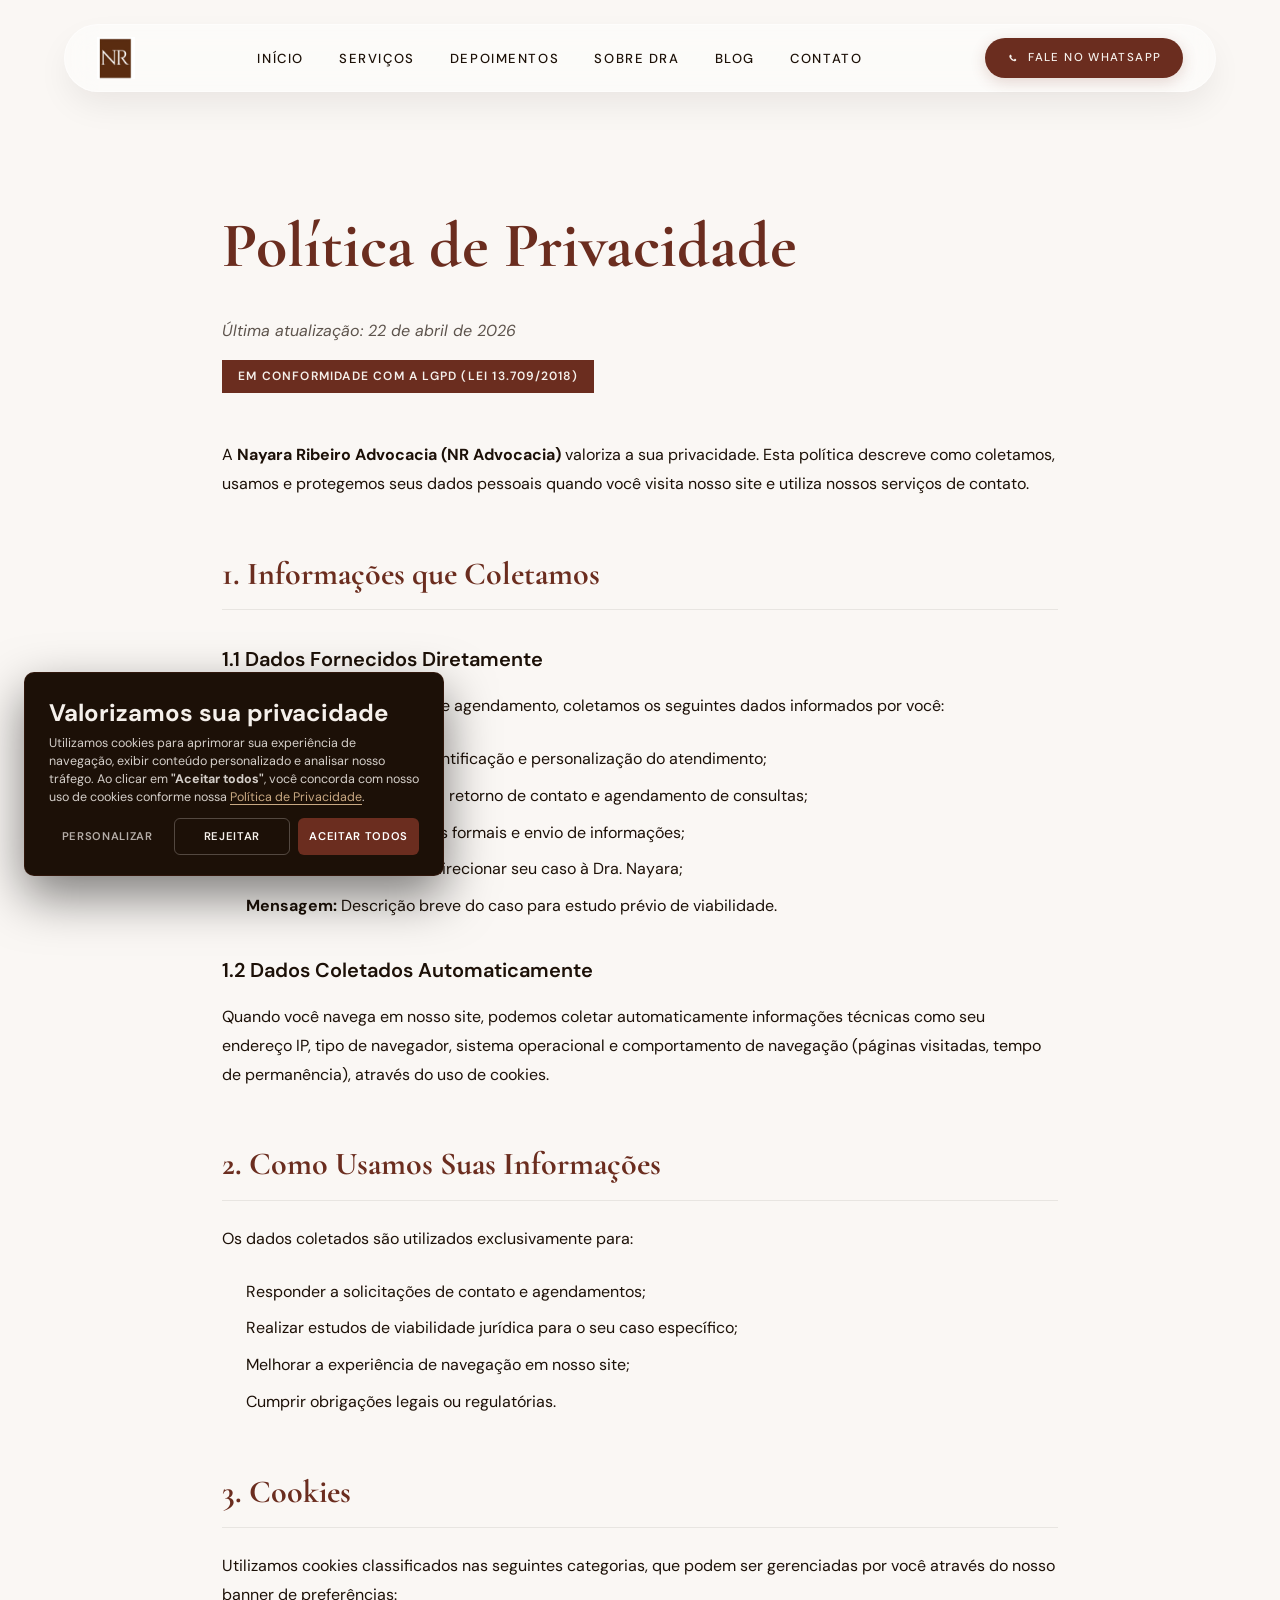
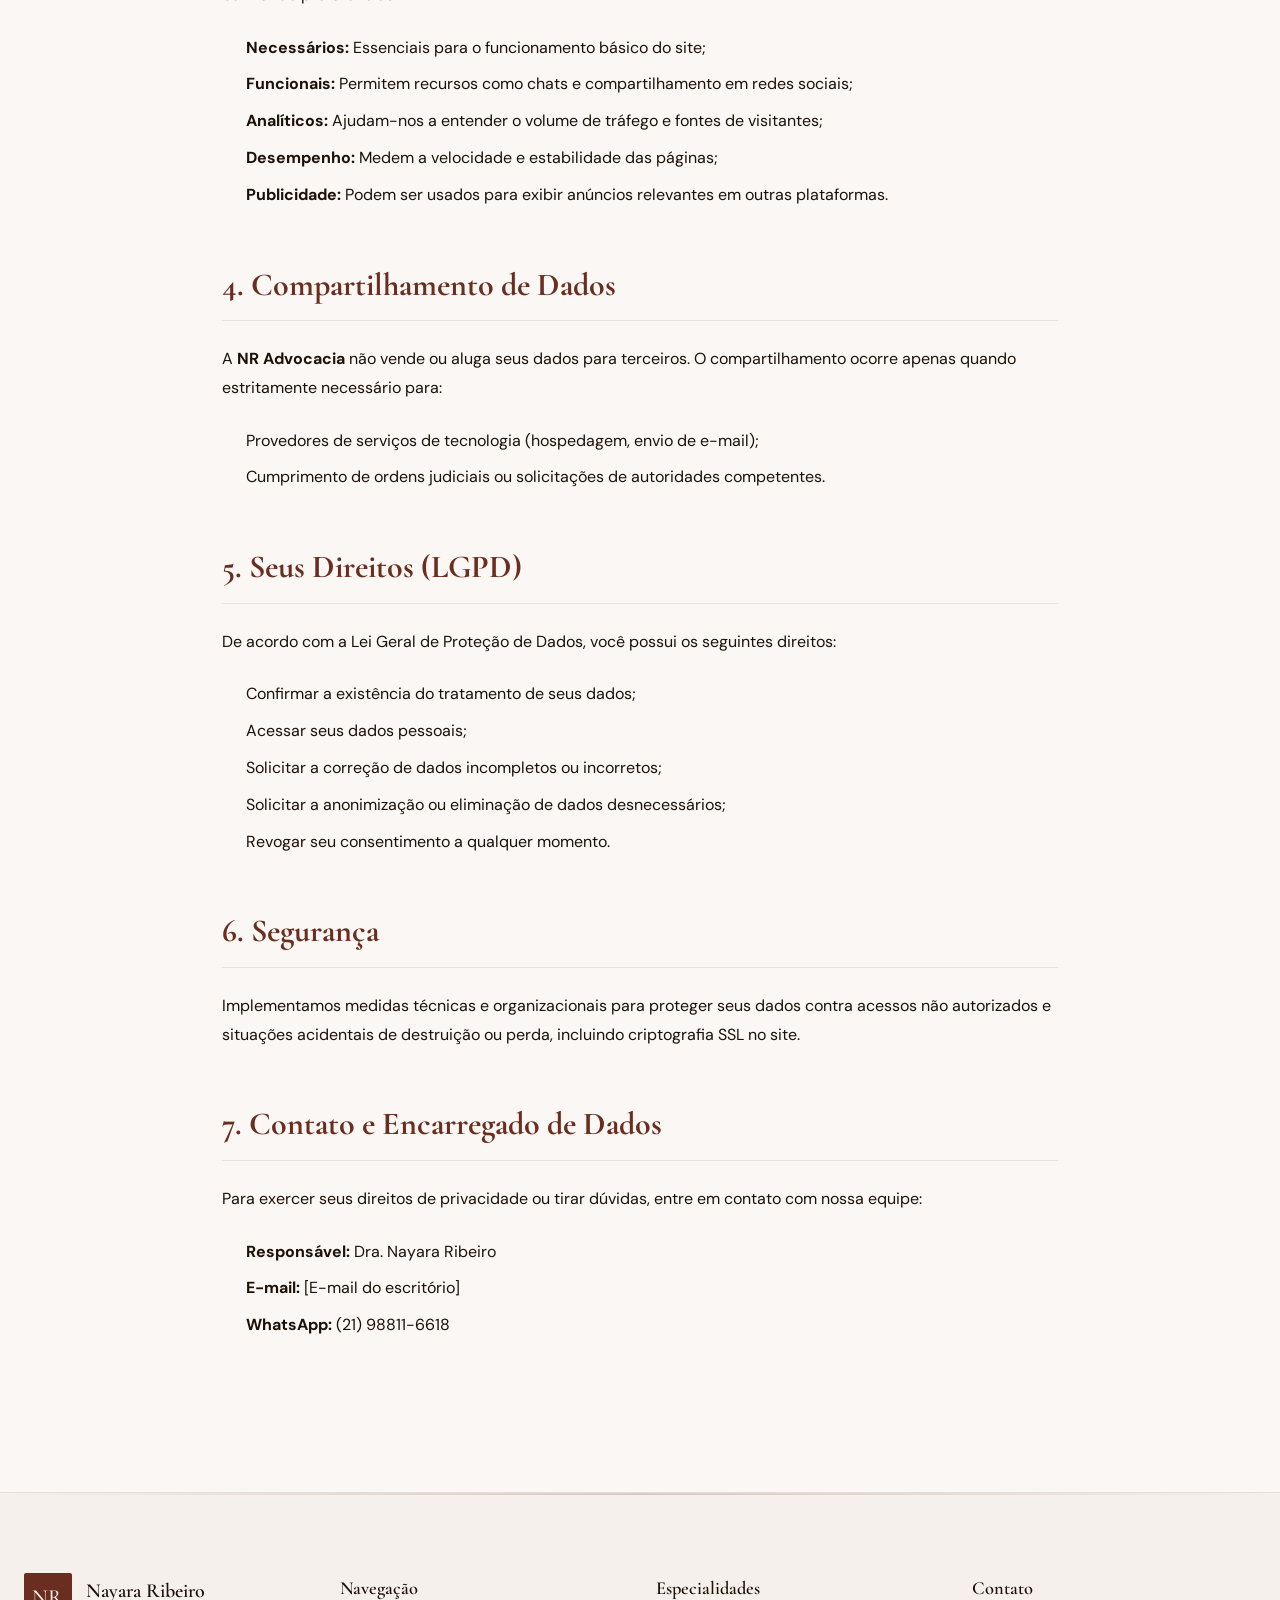
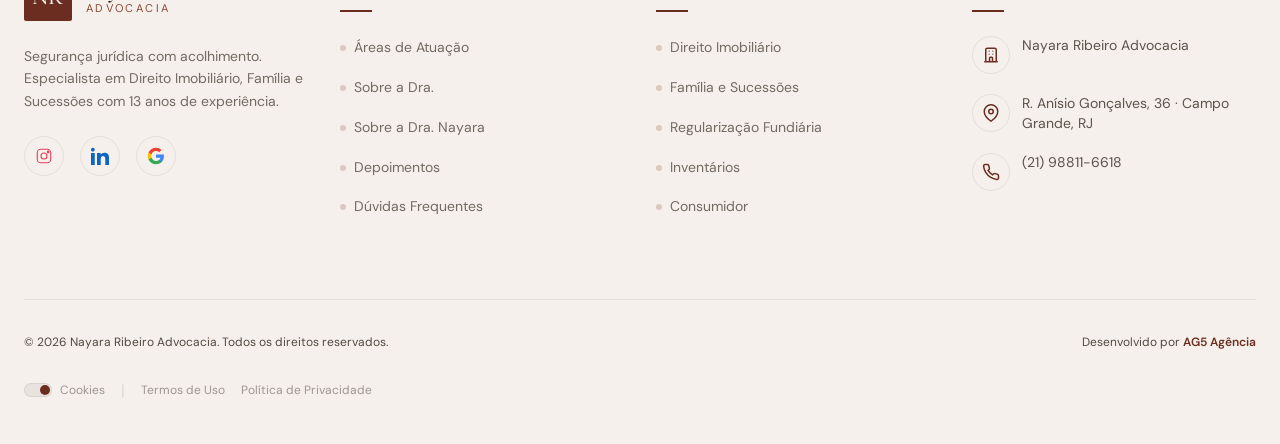
<file: politica-de-privacidade.html>
<!DOCTYPE html>
<html lang="pt-BR">
<head>
<meta charset="UTF-8">
<meta name="viewport" content="width=device-width, initial-scale=1.0">
<title>Política de Privacidade — NR Advocacia · Nayara Ribeiro</title>
<meta name="description" content="Política de Privacidade do site NR Advocacia - Nayara Ribeiro, em conformidade com a LGPD.">
<meta name="robots" content="index, follow">
<link rel="canonical" href="https://www.nayararibeiro.adv.br/politica-de-privacidade.html">
<link rel="icon" type="image/x-icon" href="assets/favicon-nr-advocacia.ico">
<link rel="preconnect" href="https://fonts.googleapis.com">
<link rel="preconnect" href="https://fonts.gstatic.com" crossorigin>
<link href="https://fonts.googleapis.com/css2?family=Cormorant+Garamond:ital,wght@0,400;0,500;0,600;0,700;1,400;1,500;1,600&family=DM+Sans:wght@400;500;600;700&display=swap" rel="stylesheet">
<link rel="stylesheet" href="style.css">
<link rel="stylesheet" href="cookie-banner.css">
<style>
    .legal-content {
        padding-top: 12rem;
        padding-bottom: 8rem;
        background: var(--cream-soft);
        color: var(--ink);
    }
    .legal-container {
        max-width: 900px;
        margin: 0 auto;
        padding: 0 2rem;
    }
    .legal-content h1 {
        font-family: var(--font-serif);
        font-size: clamp(2.5rem, 5vw, 4rem);
        margin-bottom: 1rem;
        color: var(--burgundy);
    }
    .legal-content .update-date {
        font-style: italic;
        margin-bottom: 1rem;
        opacity: 0.7;
        display: block;
    }
    .legal-content .lgpd-badge {
        display: inline-block;
        background: var(--burgundy);
        color: var(--cream);
        padding: 0.4rem 1rem;
        font-size: 0.75rem;
        letter-spacing: 0.1em;
        text-transform: uppercase;
        font-weight: 600;
        margin-bottom: 3rem;
    }
    .legal-content h2 {
        font-family: var(--font-serif);
        font-size: 2rem;
        margin: 3rem 0 1.5rem;
        color: var(--burgundy);
        border-bottom: 1px solid var(--line);
        padding-bottom: 0.5rem;
    }
    .legal-content h3 {
        font-family: var(--font-sans);
        font-size: 1.25rem;
        margin: 2rem 0 1rem;
        font-weight: 600;
    }
    .legal-content p, .legal-content ul {
        margin-bottom: 1.5rem;
        line-height: 1.8;
    }
    .legal-content ul {
        padding-left: 1.5rem;
    }
    .legal-content li {
        margin-bottom: 0.5rem;
    }
</style>
</head>
<body>

<!-- ============ NAV ============ -->
<nav class="nav" id="nav">
  <a href="index.html#top" class="nav__logo" aria-label="NR Advocacia">
    <picture class="nav__logo-img">
      <source srcset="assets/logo-nr-advocacia-mobile.webp" media="(max-width: 720px)">
      <img src="assets/logo-nr-advocacia-desktop.webp" alt="NR Advocacia — Nayara Ribeiro" width="180" height="42">
    </picture>
    <span class="nav__mark nav__mark--fallback">NR</span>
    <span class="nav__wordmark nav__wordmark--fallback">
      <span class="nav__wordmark-name">Nayara Ribeiro</span>
      <span class="nav__wordmark-sub">Advocacia</span>
    </span>
  </a>
  <ul class="nav__links">
    <li><a href="index.html#hero">Início</a></li>
    <li><a href="servicos.html">Serviços</a></li>
    <li><a href="index.html#depoimentos">Depoimentos</a></li>
    <li><a href="index.html#sobre">Sobre Dra</a></li>
    <li><a href="blog/">Blog</a></li>
    <li><a href="index.html#contato">Contato</a></li>
  </ul>
  <a class="nav__cta" href="https://wa.me/5521988116618?text=Ol%C3%A1%2C%20vim%20atrav%C3%A9s%20do%20site%20e%20gostaria%20de%20falar%20com%20a%20Dra.%20Nayara." target="_blank" rel="noopener">
    <svg viewBox="0 0 24 24" fill="currentColor"><path d="M17.5 14.4c-.3-.2-1.8-.9-2.1-1-.3-.1-.5-.2-.7.2-.2.3-.8 1-1 1.2-.2.2-.4.2-.7.1-.3-.2-1.3-.5-2.4-1.5-.9-.8-1.5-1.8-1.7-2.1-.2-.3 0-.5.1-.6.1-.1.3-.4.5-.6.2-.2.2-.3.3-.5.1-.2 0-.4 0-.5 0-.1-.7-1.7-1-2.3-.3-.6-.5-.5-.7-.5h-.6c-.2 0-.5.1-.8.4-.3.3-1 1-1 2.5s1.1 3 1.2 3.2c.2.2 2.1 3.2 5 4.5 1.8.8 2.5.8 3.4.7.5-.1 1.7-.7 2-1.4.2-.7.2-1.2.2-1.4-.1-.2-.3-.2-.6-.4z"/></svg>
    <span>Fale no WhatsApp</span>
  </a>
  <button class="nav__burger" aria-label="Menu"><span></span><span></span></button>
</nav>

<main class="legal-content">
    <div class="legal-container">
        <h1>Política de Privacidade</h1>
        <span class="update-date">Última atualização: 22 de abril de 2026</span>
        <span class="lgpd-badge">Em conformidade com a LGPD (Lei 13.709/2018)</span>

        <p>A <strong>Nayara Ribeiro Advocacia (NR Advocacia)</strong> valoriza a sua privacidade. Esta política descreve como coletamos, usamos e protegemos seus dados pessoais quando você visita nosso site e utiliza nossos serviços de contato.</p>

        <h2>1. Informações que Coletamos</h2>
        <h3>1.1 Dados Fornecidos Diretamente</h3>
        <p>Através do nosso formulário de agendamento, coletamos os seguintes dados informados por você:</p>
        <ul>
            <li><strong>Nome completo:</strong> Para identificação e personalização do atendimento;</li>
            <li><strong>WhatsApp/Telefone:</strong> Para retorno de contato e agendamento de consultas;</li>
            <li><strong>E-mail:</strong> Para comunicações formais e envio de informações;</li>
            <li><strong>Área de interesse:</strong> Para direcionar seu caso à Dra. Nayara;</li>
            <li><strong>Mensagem:</strong> Descrição breve do caso para estudo prévio de viabilidade.</li>
        </ul>

        <h3>1.2 Dados Coletados Automaticamente</h3>
        <p>Quando você navega em nosso site, podemos coletar automaticamente informações técnicas como seu endereço IP, tipo de navegador, sistema operacional e comportamento de navegação (páginas visitadas, tempo de permanência), através do uso de cookies.</p>

        <h2>2. Como Usamos Suas Informações</h2>
        <p>Os dados coletados são utilizados exclusivamente para:</p>
        <ul>
            <li>Responder a solicitações de contato e agendamentos;</li>
            <li>Realizar estudos de viabilidade jurídica para o seu caso específico;</li>
            <li>Melhorar a experiência de navegação em nosso site;</li>
            <li>Cumprir obrigações legais ou regulatórias.</li>
        </ul>

        <h2>3. Cookies</h2>
        <p>Utilizamos cookies classificados nas seguintes categorias, que podem ser gerenciadas por você através do nosso banner de preferências:</p>
        <ul>
            <li><strong>Necessários:</strong> Essenciais para o funcionamento básico do site;</li>
            <li><strong>Funcionais:</strong> Permitem recursos como chats e compartilhamento em redes sociais;</li>
            <li><strong>Analíticos:</strong> Ajudam-nos a entender o volume de tráfego e fontes de visitantes;</li>
            <li><strong>Desempenho:</strong> Medem a velocidade e estabilidade das páginas;</li>
            <li><strong>Publicidade:</strong> Podem ser usados para exibir anúncios relevantes em outras plataformas.</li>
        </ul>

        <h2>4. Compartilhamento de Dados</h2>
        <p>A <strong>NR Advocacia</strong> não vende ou aluga seus dados para terceiros. O compartilhamento ocorre apenas quando estritamente necessário para:</p>
        <ul>
            <li>Provedores de serviços de tecnologia (hospedagem, envio de e-mail);</li>
            <li>Cumprimento de ordens judiciais ou solicitações de autoridades competentes.</li>
        </ul>

        <h2>5. Seus Direitos (LGPD)</h2>
        <p>De acordo com a Lei Geral de Proteção de Dados, você possui os seguintes direitos:</p>
        <ul>
            <li>Confirmar a existência do tratamento de seus dados;</li>
            <li>Acessar seus dados pessoais;</li>
            <li>Solicitar a correção de dados incompletos ou incorretos;</li>
            <li>Solicitar a anonimização ou eliminação de dados desnecessários;</li>
            <li>Revogar seu consentimento a qualquer momento.</li>
        </ul>

        <h2>6. Segurança</h2>
        <p>Implementamos medidas técnicas e organizacionais para proteger seus dados contra acessos não autorizados e situações acidentais de destruição ou perda, incluindo criptografia SSL no site.</p>

        <h2>7. Contato e Encarregado de Dados</h2>
        <p>Para exercer seus direitos de privacidade ou tirar dúvidas, entre em contato com nossa equipe:</p>
        <ul>
            <li><strong>Responsável:</strong> Dra. Nayara Ribeiro</li>
            <li><strong>E-mail:</strong> [E-mail do escritório]</li>
            <li><strong>WhatsApp:</strong> (21) 98811-6618</li>
        </ul>
    </div>
</main>

<!-- ============ FOOTER (Modelo Luanda Light) ============ -->
<footer class="footer">
  <div class="footer-main">
    <div class="footer-grid">
      <!-- COLUNA 1: MARCA -->
      <div class="footer-brand">
        <a href="index.html#top" class="footer-logo">
          <div class="nav__mark">NR</div>
          <div class="footer-logo-text">
            <span class="footer-logo-name">Nayara Ribeiro</span>
            <span class="footer-logo-sub">Advocacia</span>
          </div>
        </a>
        <p class="footer-desc">Segurança jurídica com acolhimento. Especialista em Direito Imobiliário, Família e Sucessões com 13 anos de experiência.</p>
        <div class="footer-social">
          <a href="https://www.instagram.com/advnayararibeiro/" target="_blank" rel="noopener noreferrer" aria-label="Instagram">
            <svg viewBox="0 0 24 24" fill="none" stroke="#E4405F" stroke-width="1.5"><rect x="3" y="3" width="18" height="18" rx="5"/><circle cx="12" cy="12" r="4"/><circle cx="17.5" cy="6.5" r="1" fill="#E4405F"/></svg>
          </a>
          <a href="https://www.linkedin.com/in/nayara-ribeiro-72a0a4a6/" target="_blank" rel="noopener noreferrer" aria-label="LinkedIn">
            <svg viewBox="0 0 24 24" fill="#0A66C2"><path d="M4.98 3.5C4.98 4.88 3.87 6 2.5 6S0 4.88 0 3.5 1.12 1 2.5 1s2.48 1.12 2.48 2.5zM5 8H0v16h5V8zm7.98 0H8v16h4.98v-8.4c0-4.66 6.06-5.04 6.06 0V24H24V13.87c0-7.8-8.92-7.51-11.02-3.67V8z"/></svg>
          </a>
          <a href="https://share.google/MTPn3cXZPAXJzzaVX" target="_blank" rel="noopener noreferrer" aria-label="Google Business">
            <svg viewBox="0 0 24 24" xmlns="http://www.w3.org/2000/svg"><path d="M22.56 12.25c0-.78-.07-1.53-.2-2.25H12v4.26h5.92c-.26 1.37-1.04 2.53-2.21 3.31v2.77h3.57c2.08-1.92 3.28-4.74 3.28-8.09z" fill="#4285F4"/><path d="M12 23c2.97 0 5.46-.98 7.28-2.66l-3.57-2.77c-.98.66-2.23 1.06-3.71 1.06-2.86 0-5.29-1.93-6.16-4.53H2.18v2.84C3.99 20.53 7.7 23 12 23z" fill="#34A853"/><path d="M5.84 14.09c-.22-.66-.35-1.36-.35-2.09s.13-1.43.35-2.09V7.07H2.18C1.43 8.55 1 10.22 1 12s.43 3.45 1.18 4.93l3.66-2.84z" fill="#FBBC05"/><path d="M12 5.38c1.62 0 3.06.56 4.21 1.64l3.15-3.15C17.45 2.09 14.97 1 12 1 7.7 1 3.99 3.47 2.18 7.07l3.66 2.84c.87-2.6 3.3-4.53 6.16-4.53z" fill="#EA4335"/></svg>
          </a>
        </div>
      </div>

      <!-- COLUNA 2: NAVEGAÇÃO -->
      <div class="footer-links">
        <h3>Navegação</h3>
        <ul>
          <li><a href="servicos.html">Áreas de Atuação</a></li>
          <li><a href="index.html#sobre">Sobre a Dra.</a></li>
          <li><a href="sobre-nayara.html">Sobre a Dra. Nayara</a></li>
          <li><a href="index.html#depoimentos">Depoimentos</a></li>
          <li><a href="index.html#faq">Dúvidas Frequentes</a></li>
        </ul>
      </div>

      <!-- COLUNA 3: ESPECIALIDADES -->
      <div class="footer-links">
        <h3>Especialidades</h3>
        <ul>
          <li><a href="servicos.html">Direito Imobiliário</a></li>
          <li><a href="servicos.html">Família e Sucessões</a></li>
          <li><a href="servicos.html">Regularização Fundiária</a></li>
          <li><a href="servicos.html">Inventários</a></li>
          <li><a href="servicos.html">Consumidor</a></li>
        </ul>
      </div>

      <!-- COLUNA 4: CONTATO -->
      <div class="footer-contact">
        <h3>Contato</h3>
        <div class="footer-contact-list">
          <!-- Nome da Empresa -->
          <a href="https://share.google/MTPn3cXZPAXJzzaVX" target="_blank" rel="noopener noreferrer" class="footer-contact-item">
            <div class="footer-contact-icon">
              <svg viewBox="0 0 24 24" fill="none" stroke="currentColor" stroke-width="2"><path d="M19 21V5a2 2 0 00-2-2H7a2 2 0 00-2 2v16m14 0h2m-2 0h-5m-9 0H3m2 0h5M9 7h1m-1 4h1m4-4h1m-1 4h1m-5 10v-5a1 1 0 011-1h2a1 1 0 011 1v5m-4 0h4"></path></svg>
            </div>
            <span class="footer-contact-text">Nayara Ribeiro Advocacia</span>
          </a>
          <!-- Endereço -->
          <a href="https://www.google.com/maps/dir//Nayara+Ribeiro+Advocacia" target="_blank" rel="noopener noreferrer" class="footer-contact-item">
            <div class="footer-contact-icon">
              <svg viewBox="0 0 24 24" fill="none" stroke="currentColor" stroke-width="2"><path d="M21 10c0 7-9 13-9 13s-9-6-9-13a9 9 0 0 1 18 0z"></path><circle cx="12" cy="10" r="3"></circle></svg>
            </div>
            <span class="footer-contact-text">R. Anísio Gonçalves, 36 · Campo Grande, RJ</span>
          </a>
          <!-- WhatsApp -->
          <a href="https://wa.me/5521988116618?text=Ol%C3%A1%2C%20vim%20atrav%C3%A9s%20do%20site%20e%20gostaria%20de%20falar%20com%20a%20Dra.%20Nayara." target="_blank" rel="noopener noreferrer" class="footer-contact-item">
            <div class="footer-contact-icon">
              <svg viewBox="0 0 24 24" fill="none" stroke="currentColor" stroke-width="2"><path d="M22 16.92v3a2 2 0 0 1-2.18 2 19.79 19.79 0 0 1-8.63-3.07 19.5 19.5 0 0 1-6-6 19.79 19.79 0 0 1-3.07-8.67A2 2 0 0 1 4.11 2h3a2 2 0 0 1 2 1.72 12.84 12.84 0 0 0 .7 2.81 2 2 0 0 1-.45 2.11L8.09 9.91a16 16 0 0 0 6 6l1.27-1.27a2 2 0 0 1 2.11-.45 12.84 12.84 0 0 0 2.81.7A2 2 0 0 1 22 16.92z"></path></svg>
            </div>
            <span class="footer-contact-text">(21) 98811-6618</span>
          </a>
        </div>
      </div>
    </div>

    <!-- Bottom Bar -->
    <div class="footer-bottom">
      <div class="footer-bottom-inner">
        <div class="footer-bottom-row">
          <p class="footer-copyright">
            © 2026 <a href="https://share.google/MTPn3cXZPAXJzzaVX" target="_blank">Nayara Ribeiro Advocacia</a>. Todos os direitos reservados.
          </p>
          <span class="footer-agency">
            Desenvolvido por <a href="https://www.ag5agencia.com.br" target="_blank">AG5 Agência</a>
          </span>
        </div>
        
        <div class="footer-bottom-row">
          <div class="footer-legal-row">
            <a href="#" id="shared-ck-prefs-link" class="footer-cookie-prefs">
              <span class="cookie-toggle-mini"></span>
              Cookies
            </a>
            <span style="opacity: 0.1">|</span>
            <div class="footer-legal-links">
              <a href="termos-e-condicoes.html">Termos de Uso</a>
              <a href="politica-de-privacidade.html">Política de Privacidade</a>
            </div>
          </div>
        </div>
      </div>
    </div>
  </div>
</footer>

<!-- ============ WHATSAPP FLOAT ============ -->
<div class="whatsapp-container">
  <div id="whatsapp-message" class="whatsapp-message-bubble">
    <button class="close-whatsapp-bubble" aria-label="Fechar mensagem">
      <svg viewBox="0 0 24 24" fill="none" stroke="currentColor" stroke-width="2.5" width="10" height="10"><path d="M18 6L6 18M6 6l12 12"/></svg>
    </button>
    Olá! Posso te ajudar com regularização de imóveis, usucapião, inventário ou divórcio. Fale comigo!
  </div>
  <a class="whatsapp-float" href="https://wa.me/5521988116618?text=Ol%C3%A1%2C%20vim%20atrav%C3%A9s%20do%20site%20e%20gostaria%20de%20falar%20com%20a%20Dra.%20Nayara." target="_blank" rel="noopener noreferrer" aria-label="Falar com a Dra. Nayara pelo WhatsApp">
    <svg viewBox="0 0 24 24" fill="currentColor" width="28" height="28"><path d="M17.5 14.4c-.3-.2-1.8-.9-2.1-1-.3-.1-.5-.2-.7.2-.2.3-.8 1-1 1.2-.2.2-.4.2-.7.1-.3-.2-1.3-.5-2.4-1.5-.9-.8-1.5-1.8-1.7-2.1-.2-.3 0-.5.1-.6.1-.1.3-.4.5-.6.2-.2.2-.3.3-.5.1-.2 0-.4 0-.5 0-.1-.7-1.7-1-2.3-.3-.6-.5-.5-.7-.5h-.6c-.2 0-.5.1-.8.4-.3.3-1 1-1 2.5s1.1 3 1.2 3.2c.2.2 2.1 3.2 5 4.5 1.8.8 2.5.8 3.4.7.5-.1 1.7-.7 2-1.4.2-.7.2-1.2.2-1.4-.1-.2-.3-.2-.6-.4zM12 .5C5.6.5.4 5.7.4 12.1c0 2 .5 4 1.5 5.7L.2 23.5l5.9-1.5c1.7.9 3.6 1.4 5.5 1.4h.4C18.4 23.4 23.6 18.2 23.6 11.9 23.6 8.8 22.4 5.9 20.2 3.7 18 1.5 15 .5 12 .5zm0 20.7c-1.7 0-3.4-.5-4.9-1.3l-.3-.2-3.5.9.9-3.4-.2-.4c-.9-1.5-1.4-3.2-1.4-4.9C2.6 6.7 6.8 2.5 12 2.5c2.5 0 4.9 1 6.7 2.8 1.8 1.8 2.8 4.2 2.8 6.7 0 5.2-4.3 9.2-9.5 9.2z"/></svg>
  </a>
</div>

<!-- ========== BANNER DE ACEITE ========== -->
<div id="ck-banner" class="ck-banner" role="dialog" aria-modal="true" aria-label="Aviso de cookies" aria-live="polite" aria-hidden="true">
    <div class="ck-banner__inner">
        <div class="ck-banner__content">
            <h2 class="ck-banner__title">Valorizamos sua privacidade</h2>
            <p class="ck-banner__text">
                Utilizamos cookies para aprimorar sua experiência de navegação, exibir conteúdo
                personalizado e analisar nosso tráfego. Ao clicar em <strong>"Aceitar todos"</strong>,
                você concorda com nosso uso de cookies conforme nossa
                <a href="politica-de-privacidade.html" class="ck-banner__link">Política de Privacidade</a>.
            </p>
        </div>
        <div class="ck-banner__actions">
            <button id="ck-customize" class="ck-btn ck-btn--ghost">Personalizar</button>
            <button id="ck-reject" class="ck-btn ck-btn--outline">Rejeitar</button>
            <button id="ck-accept-all" class="ck-btn ck-btn--primary">Aceitar todos</button>
        </div>
    </div>
</div>

<!-- ========== MODAL DE PERSONALIZAÇÃO ========== -->
<div id="ck-modal" class="ck-modal" role="dialog" aria-modal="true" aria-label="Personalizar preferências de cookies" aria-hidden="true">
    <div class="ck-modal__overlay" id="ck-modal-overlay"></div>
    <div class="ck-modal__box">
        <div class="ck-modal__header">
            <h2 class="ck-modal__title">Personalizar preferências de consentimento</h2>
            <button class="ck-modal__close" id="ck-modal-close" aria-label="Fechar modal">
                <svg width="18" height="18" viewBox="0 0 24 24" fill="none" aria-hidden="true">
                    <path d="M18 6L6 18M6 6l12 12" stroke="currentColor" stroke-width="2" stroke-linecap="round" stroke-linejoin="round" />
                </svg>
            </button>
        </div>
        <div class="ck-modal__body">
            <p class="ck-modal__intro">
                Utilizamos cookies para ajudar você a navegar com eficiência e executar certas funções.
                Os cookies classificados como <strong>"Necessário"</strong> são essenciais para o
                funcionamento básico do site e não podem ser desativados.
            </p>
            <div class="ck-category">
                <div class="ck-category__header">
                    <div class="ck-category__info">
                        <h3 class="ck-category__name">Necessário</h3>
                        <p class="ck-category__desc">Essenciais para o funcionamento do site. Não armazenam dados pessoalmente identificáveis.</p>
                    </div>
                    <span class="ck-category__badge">Sempre ativo</span>
                </div>
            </div>
            <div class="ck-category">
                <div class="ck-category__header">
                    <div class="ck-category__info">
                        <h3 class="ck-category__name">Funcional</h3>
                        <p class="ck-category__desc">Ajudam a executar funcionalidades como compartilhamento em mídia social e recursos de terceiros.</p>
                    </div>
                    <label class="ck-toggle" aria-label="Ativar cookies funcionais">
                        <input type="checkbox" id="ck-functional" name="functional">
                        <span class="ck-toggle__slider"></span>
                    </label>
                </div>
            </div>
            <div class="ck-category">
                <div class="ck-category__header">
                    <div class="ck-category__info">
                        <h3 class="ck-category__name">Analítico</h3>
                        <p class="ck-category__desc">Usados para entender como os visitantes interagem com o site (visitantes, taxa de rejeição, etc.).</p>
                    </div>
                    <label class="ck-toggle" aria-label="Ativar cookies analíticos">
                        <input type="checkbox" id="ck-analytics" name="analytics">
                        <span class="ck-toggle__slider"></span>
                    </label>
                </div>
            </div>
            <div class="ck-category">
                <div class="ck-category__header">
                    <div class="ck-category__info">
                        <h3 class="ck-category__name">Desempenho</h3>
                        <p class="ck-category__desc">Analisam índices de desempenho do site para oferecer melhor experiência ao visitante.</p>
                    </div>
                    <label class="ck-toggle" aria-label="Ativar cookies de desempenho">
                        <input type="checkbox" id="ck-performance" name="performance">
                        <span class="ck-toggle__slider"></span>
                    </label>
                </div>
            </div>
            <div class="ck-category">
                <div class="ck-category__header">
                    <div class="ck-category__info">
                        <h3 class="ck-category__name">Publicidade</h3>
                        <p class="ck-category__desc">Entregam anúncios personalizados com base nas páginas visitadas anteriormente.</p>
                    </div>
                    <label class="ck-toggle" aria-label="Ativar cookies de publicidade">
                        <input type="checkbox" id="ck-advertising" name="advertising">
                        <span class="ck-toggle__slider"></span>
                    </label>
                </div>
            </div>
        </div>
        <div class="ck-modal__footer">
            <button id="ck-modal-reject" class="ck-btn ck-btn--outline">Rejeitar</button>
            <button id="ck-modal-save" class="ck-btn ck-btn--ghost">Salvar Preferências</button>
            <button id="ck-modal-accept-all" class="ck-btn ck-btn--primary">Aceitar todos</button>
        </div>
    </div>
</div>

<!-- ========== BOTÃO FLUTUANTE (OPCIONAL) ========== -->
<button id="ck-prefs-btn" class="ck-prefs-btn" aria-label="Preferências de cookies" style="display:none;">
    Cookies
</button>

<!-- ============ MOBILE DRAWER ============ -->
<div class="mobile-drawer-overlay" id="mobileDrawerOverlay" aria-hidden="true"></div>
<div class="mobile-drawer" id="mobileDrawer" aria-hidden="true" aria-label="Menu de navegação">
  <div class="mobile-drawer__header">
    <a href="index.html#top" class="mobile-drawer__logo" aria-label="NR Advocacia">
      <span class="nav__mark">NR</span>
      <span class="nav__wordmark">
        <span class="nav__wordmark-name">Nayara Ribeiro</span>
        <span class="nav__wordmark-sub">Advocacia</span>
      </span>
    </a>
    <button class="mobile-drawer__close" aria-label="Fechar menu">
      <svg viewBox="0 0 24 24" fill="none" stroke="currentColor" stroke-width="2"><path d="M18 6L6 18M6 6l12 12"/></svg>
    </button>
  </div>
  <ul class="mobile-drawer__links">
    <li><a href="index.html#hero">Início</a></li>
    <li><a href="servicos.html">Serviços</a></li>
    <li><a href="index.html#depoimentos">Depoimentos</a></li>
    <li><a href="index.html#sobre">Sobre Dra</a></li>
    <li><a href="blog/">Blog</a></li>
    <li><a href="index.html#contato">Contato</a></li>
  </ul>
</div>

<!-- ========== SCRIPT ========== -->
<script src="cookie-banner.js" defer></script>

  <script src="script.js"></script>
<script src="https://control-blog.ag5agencia.site/r.js" data-c="dra-nayara-ribeiro" defer></script>
</body>
</html>
</file>
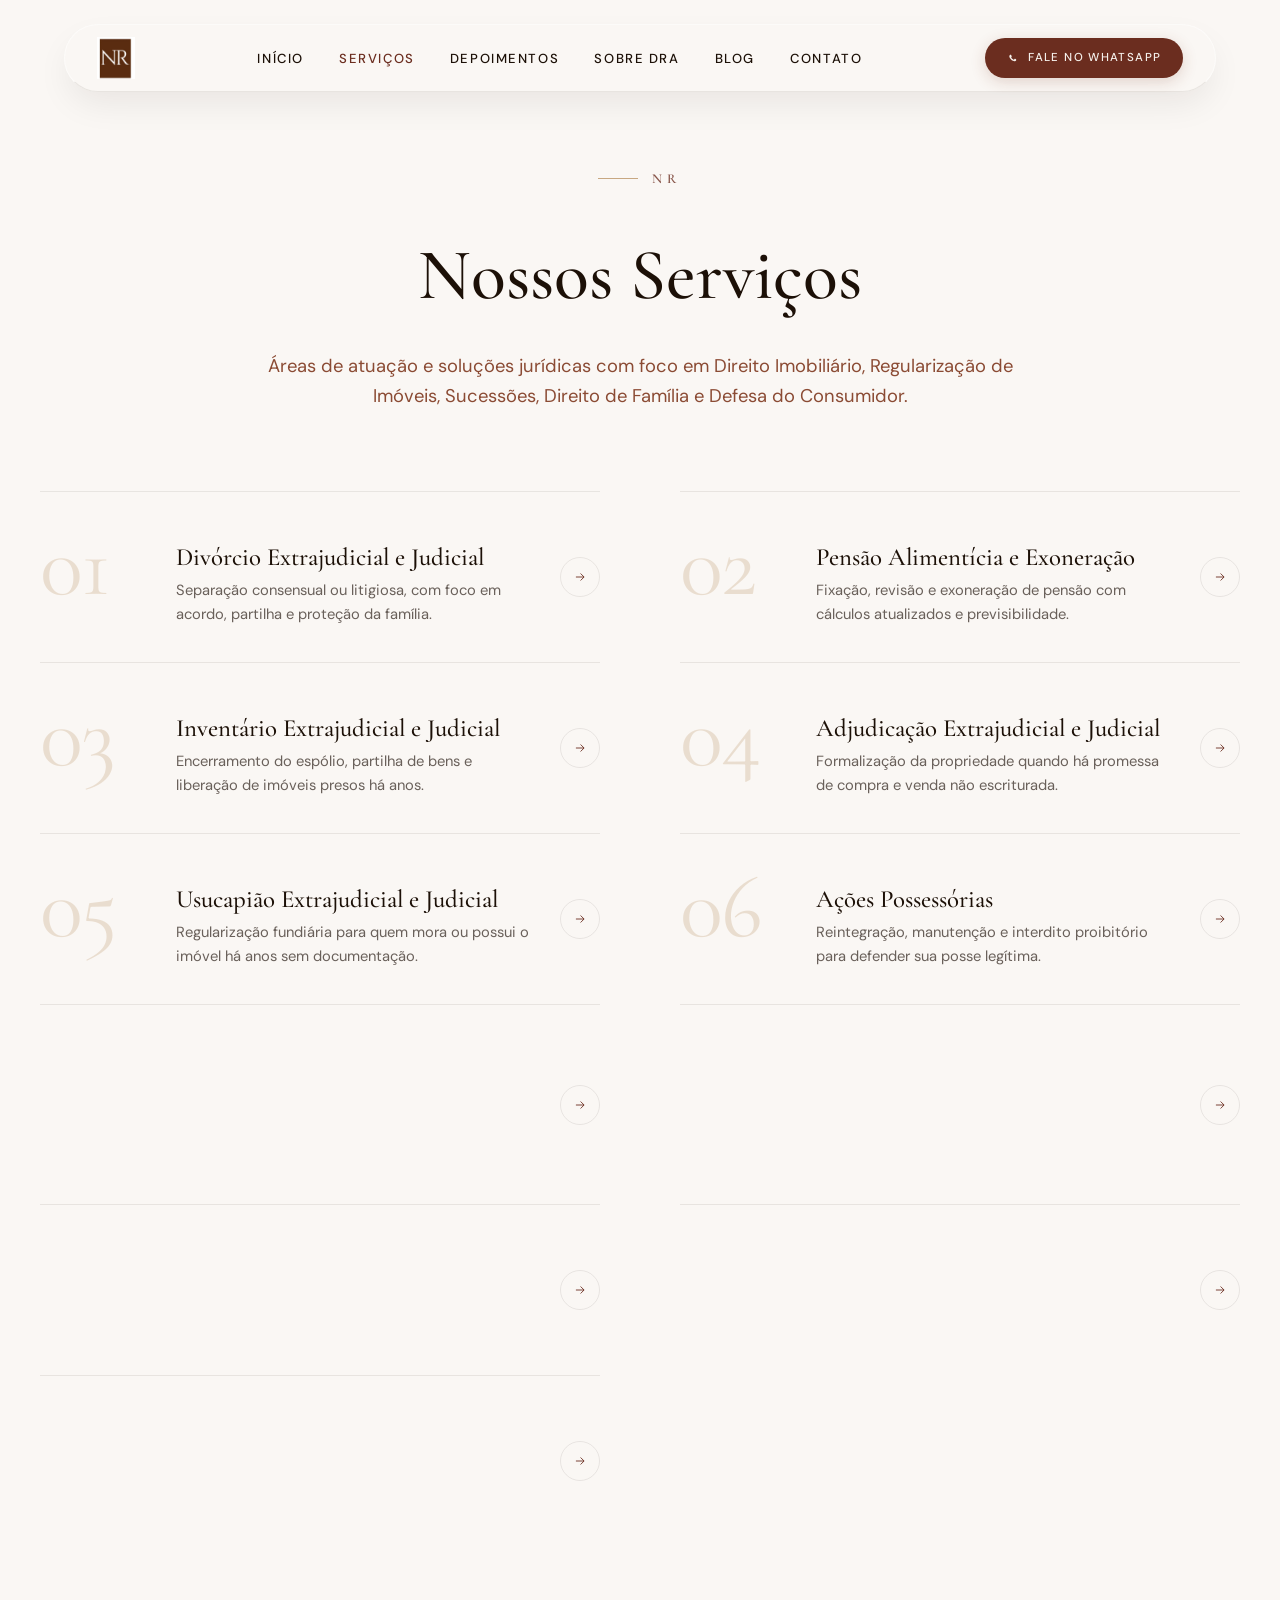
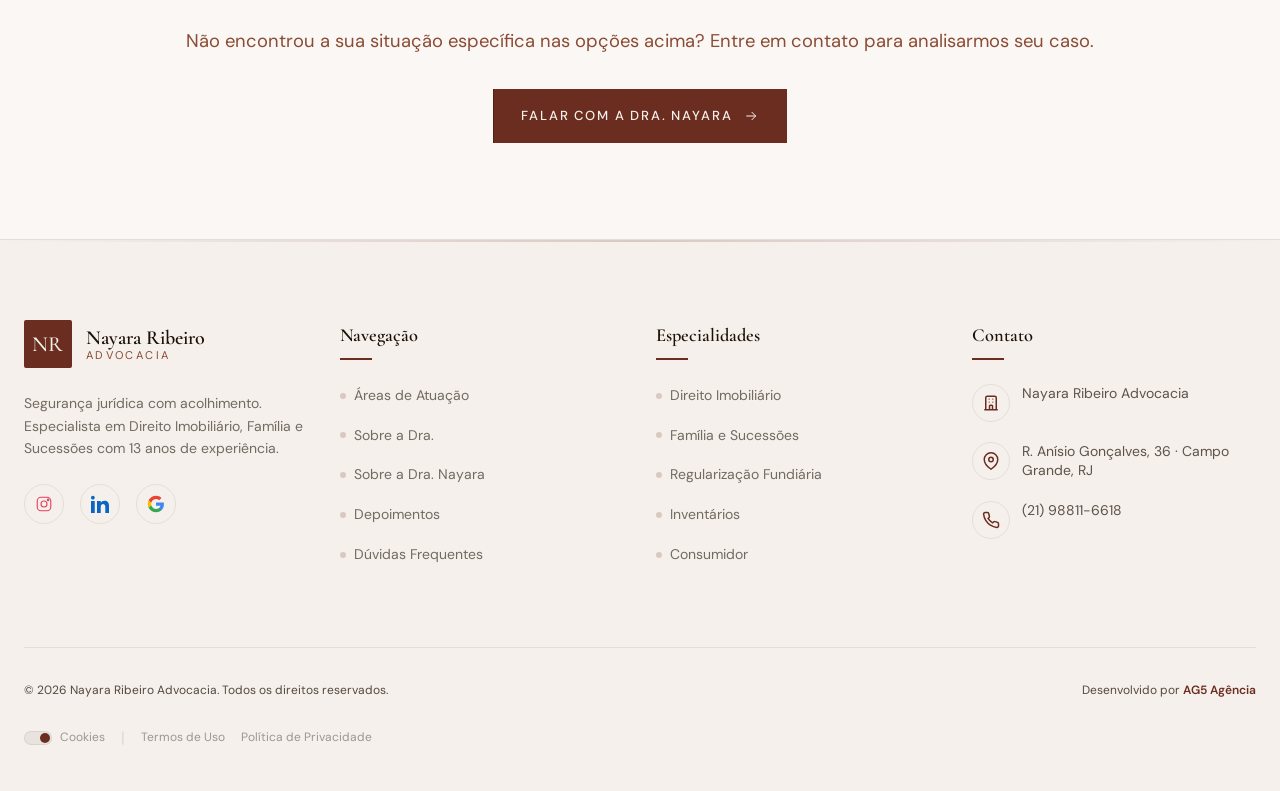
<file: servicos.html>
<!DOCTYPE html>
<html lang="pt-BR">
<head>
<meta charset="UTF-8">
<meta name="viewport" content="width=device-width, initial-scale=1.0">
<title>Nossos Serviços Jurídicos | NR Advocacia</title>
<meta name="description" content="Conheça todas as especialidades e frentes de atuação do escritório NR Advocacia, focados em Direito Imobiliário, Sucessões, Direito de Família e Direito do Consumidor.">
<meta name="robots" content="index, follow">
<link rel="canonical" href="https://www.nayararibeiro.adv.br/servicos.html">

<!-- Favicon -->
<link rel="icon" type="image/x-icon" href="assets/favicon-nr-advocacia.ico">

<!-- Fonts -->
<link rel="preconnect" href="https://fonts.googleapis.com">
<link rel="preconnect" href="https://fonts.gstatic.com" crossorigin>
<link rel="preload" href="https://fonts.googleapis.com/css2?family=Cormorant+Garamond:ital,wght@0,400;0,500;0,600;0,700;1,400;1,500;1,600&family=DM+Sans:wght@400;500;600;700&display=swap" as="style" onload="this.onload=null;this.rel='stylesheet'">
<noscript><link href="https://fonts.googleapis.com/css2?family=Cormorant+Garamond:ital,wght@0,400;0,500;0,600;0,700;1,400;1,500;1,600&family=DM+Sans:wght@400;500;600;700&display=swap" rel="stylesheet"></noscript>

<!-- Styles -->
<link rel="preload" href="style.css" as="style">
<link rel="stylesheet" href="style.css">
<link rel="preload" href="cookie-banner.css" as="style" onload="this.onload=null;this.rel='stylesheet'">
<noscript><link rel="stylesheet" href="cookie-banner.css"></noscript>

<!-- Schema.org JSON-LD -->
<script type="application/ld+json">
{
  "@context": "https://schema.org",
  "@graph": [
    {
      "@type": "LegalService",
      "@id": "https://www.nayararibeiro.adv.br/#negocio",
      "name": "Nayara Ribeiro - Advogado(a) de usucapião, Inventário, divórcio e regularização imobiliária - Campo Grande/RJ - Zona Oeste",
      "alternateName": "Advogado Campo Grande RJ - NR Advocacia | Direito Imobiliário | Família e Sucessões",
      "url": "https://www.nayararibeiro.adv.br/",
      "logo": "https://www.nayararibeiro.adv.br/assets/logo-nr-advocacia-desktop.webp",
      "image": [
        "https://www.nayararibeiro.adv.br/assets/nayara-ribeiro-advogada-livros-direito.webp",
        "https://www.nayararibeiro.adv.br/assets/nayara-ribeiro-advogada-retrato-preto-branco.webp"
      ],
      "description": "Escritório de advocacia em Campo Grande/RJ. Direito Imobiliário, Família, Sucessões e Consumidor. 13 anos de experiência. Atendimento presencial e virtual até 22h.",
      "telephone": "+5521988116618",
      "priceRange": "$$",
      "currenciesAccepted": "BRL",
      "address": {
        "@type": "PostalAddress",
        "streetAddress": "R. Anísio Gonçalves, 36",
        "addressLocality": "Campo Grande",
        "addressRegion": "RJ",
        "postalCode": "23045-310",
        "addressCountry": "BR"
      },
      "geo": {
        "@type": "GeoCoordinates",
        "latitude": -22.916661,
        "longitude": -43.5540497
      },
      "hasMap": "https://maps.google.com/?cid=17696222983737192053",
      "sameAs": [
        "https://maps.google.com/?cid=17696222983737192053",
        "https://www.instagram.com/advnayararibeiro/",
        "https://www.linkedin.com/in/nayara-ribeiro-72a0a4a6/"
      ]
    },
    {
      "@type": "WebSite",
      "@id": "https://www.nayararibeiro.adv.br/#website",
      "url": "https://www.nayararibeiro.adv.br/",
      "name": "Advogado Campo Grande RJ - NR Advocacia | Direito Imobiliário | Família e Sucessões",
      "publisher": { "@id": "https://www.nayararibeiro.adv.br/#negocio" },
      "inLanguage": "pt-BR"
    },
    {
      "@type": "WebPage",
      "@id": "https://www.nayararibeiro.adv.br/servicos.html#webpage",
      "url": "https://www.nayararibeiro.adv.br/servicos.html",
      "name": "Nossos Serviços Jurídicos | NR Advocacia",
      "description": "Conheça todas as especialidades e frentes de atuação do escritório NR Advocacia, focados em Direito Imobiliário, Sucessões, Direito de Família e Direito do Consumidor.",
      "isPartOf": { "@id": "https://www.nayararibeiro.adv.br/#website" },
      "about": { "@id": "https://www.nayararibeiro.adv.br/#negocio" },
      "breadcrumb": { "@id": "https://www.nayararibeiro.adv.br/servicos.html#breadcrumb" },
      "inLanguage": "pt-BR"
    },
    {
      "@type": "BreadcrumbList",
      "@id": "https://www.nayararibeiro.adv.br/servicos.html#breadcrumb",
      "itemListElement": [
        {
          "@type": "ListItem",
          "position": 1,
          "name": "Início",
          "item": "https://www.nayararibeiro.adv.br/"
        },
        {
          "@type": "ListItem",
          "position": 2,
          "name": "Serviços",
          "item": "https://www.nayararibeiro.adv.br/servicos.html"
        }
      ]
    }
  ]
}
</script>

<style>
  body {
    background: #FAF7F4;
    color: #1C1007;
  }
  .services-page-wrapper {
    padding-top: 10rem;
    padding-bottom: 6rem;
  }
  .nav--internal {
    background: rgba(250, 247, 244, 0.95);
    backdrop-filter: blur(10px);
    -webkit-backdrop-filter: blur(10px);
    border-bottom: 1px solid var(--line);
  }
  .services-page-hero {
    text-align: center;
    margin-bottom: 5rem;
  }
  .services-page-hero h1 {
    font-family: var(--font-serif);
    font-size: clamp(2.8rem, 6vw, 4.5rem);
    color: var(--ink);
    font-weight: 500;
    margin-bottom: 1rem;
  }
  .services-page-hero p {
    font-size: 1.15rem;
    color: var(--brown-mid);
    max-width: 60ch;
    margin: 0 auto;
    line-height: 1.6;
  }
</style>
</head>
<body>

<!-- ============ NAV ============ -->
<nav class="nav nav--internal" id="nav">
  <a href="index.html" class="nav__logo" aria-label="NR Advocacia">
    <picture class="nav__logo-img">
      <source srcset="assets/logo-nr-advocacia-mobile.webp" media="(max-width: 720px)">
      <img src="assets/logo-nr-advocacia-desktop.webp" alt="NR Advocacia — Nayara Ribeiro" width="180" height="42">
    </picture>
    <span class="nav__mark nav__mark--fallback">NR</span>
    <span class="nav__wordmark nav__wordmark--fallback">
      <span class="nav__wordmark-name">Nayara Ribeiro</span>
      <span class="nav__wordmark-sub">Advocacia</span>
    </span>
  </a>
  <ul class="nav__links">
    <li><a href="index.html#hero">Início</a></li>
    <li><a href="servicos.html" style="color: var(--burgundy);">Serviços</a></li>
    <li><a href="index.html#depoimentos">Depoimentos</a></li>
    <li><a href="index.html#sobre">Sobre Dra</a></li>
    <li><a href="blog/">Blog</a></li>
    <li><a href="index.html#contato">Contato</a></li>
  </ul>
  <a class="nav__cta" href="https://wa.me/5521988116618?text=Ol%C3%A1%2C%20vim%20atrav%C3%A9s%20do%20site%20e%20gostaria%20de%20falar%20com%20a%20Dra.%20Nayara." target="_blank" rel="noopener noreferrer" aria-label="Fale com a Dra. Nayara pelo WhatsApp – Navegação">
    <svg viewBox="0 0 24 24" fill="currentColor"><path d="M17.5 14.4c-.3-.2-1.8-.9-2.1-1-.3-.1-.5-.2-.7.2-.2.3-.8 1-1 1.2-.2.2-.4.2-.7.1-.3-.2-1.3-.5-2.4-1.5-.9-.8-1.5-1.8-1.7-2.1-.2-.3 0-.5.1-.6.1-.1.3-.4.5-.6.2-.2.2-.3.3-.5.1-.2 0-.4 0-.5 0-.1-.7-1.7-1-2.3-.3-.6-.5-.5-.7-.5h-.6c-.2 0-.5.1-.8.4-.3.3-1 1-1 2.5s1.1 3 1.2 3.2c.2.2 2.1 3.2 5 4.5 1.8.8 2.5.8 3.4.7.5-.1 1.7-.7 2-1.4.2-.7.2-1.2.2-1.4-.1-.2-.3-.2-.6-.4z"/></svg>
    <span>Fale no WhatsApp</span>
  </a>
  <button class="nav__burger" aria-label="Menu"><span></span><span></span></button>
</nav>

<main class="services-page-wrapper">
  <div class="container">
    <header class="services-page-hero reveal">
      <div class="section-eyebrow" style="justify-content: center;"><span class="editorial-divider__mark" style="margin: 0;">NR</span></div>
      <h1>Nossos Serviços</h1>
      <p>Áreas de atuação e soluções jurídicas com foco em Direito Imobiliário, Regularização de Imóveis, Sucessões, Direito de Família e Defesa do Consumidor.</p>
    </header>

    <div class="services__list reveal" id="all-services-list">
      <!-- JS populates all services dynamically -->
    </div>
    
    <div class="services-page-bottom reveal" style="text-align: center; margin-top: 5rem;">
      <p style="font-size: 1.15rem; color: var(--brown-mid); margin-bottom: 2rem;">Não encontrou a sua situação específica nas opções acima? Entre em contato para analisarmos seu caso.</p>
      <a class="btn btn--primary" href="https://wa.me/5521988116618?text=Ol%C3%A1%2C%20vim%20atrav%C3%A9s%20do%20site%20e%20n%C3%A3o%20encontrei%20minha%20situa%C3%A7%C3%A3o%20nos%20servi%C3%A7os.%20Gostaria%20de%20saber%20se%20a%20Dra.%20Nayara%20pode%20me%20ajudar." target="_blank" rel="noopener noreferrer">
        <span>Falar com a Dra. Nayara</span>
        <svg viewBox="0 0 24 24" fill="none" stroke="currentColor" stroke-width="1.5"><path d="M5 12h14M13 6l6 6-6 6"/></svg>
      </a>
    </div>
  </div>
</main>

<!-- ============ FOOTER (Modelo Luanda Light) ============ -->
<footer class="footer">
  <div class="footer-main">
    <div class="footer-grid">
      <!-- COLUNA 1: MARCA -->
      <div class="footer-brand">
        <a href="index.html#top" class="footer-logo">
          <div class="nav__mark">NR</div>
          <div class="footer-logo-text">
            <span class="footer-logo-name">Nayara Ribeiro</span>
            <span class="footer-logo-sub">Advocacia</span>
          </div>
        </a>
        <p class="footer-desc">Segurança jurídica com acolhimento. Especialista em Direito Imobiliário, Família e Sucessões com 13 anos de experiência.</p>
        <div class="footer-social">
          <a href="https://www.instagram.com/advnayararibeiro/" target="_blank" rel="noopener noreferrer" aria-label="Instagram">
            <svg viewBox="0 0 24 24" fill="none" stroke="#E4405F" stroke-width="1.5"><rect x="3" y="3" width="18" height="18" rx="5"/><circle cx="12" cy="12" r="4"/><circle cx="17.5" cy="6.5" r="1" fill="#E4405F"/></svg>
          </a>
          <a href="https://www.linkedin.com/in/nayara-ribeiro-72a0a4a6/" target="_blank" rel="noopener noreferrer" aria-label="LinkedIn">
            <svg viewBox="0 0 24 24" fill="#0A66C2"><path d="M4.98 3.5C4.98 4.88 3.87 6 2.5 6S0 4.88 0 3.5 1.12 1 2.5 1s2.48 1.12 2.48 2.5zM5 8H0v16h5V8zm7.98 0H8v16h4.98v-8.4c0-4.66 6.06-5.04 6.06 0V24H24V13.87c0-7.8-8.92-7.51-11.02-3.67V8z"/></svg>
          </a>
          <a href="https://share.google/MTPn3cXZPAXJzzaVX" target="_blank" rel="noopener noreferrer" aria-label="Google Business">
            <svg viewBox="0 0 24 24" xmlns="http://www.w3.org/2000/svg"><path d="M22.56 12.25c0-.78-.07-1.53-.2-2.25H12v4.26h5.92c-.26 1.37-1.04 2.53-2.21 3.31v2.77h3.57c2.08-1.92 3.28-4.74 3.28-8.09z" fill="#4285F4"/><path d="M12 23c2.97 0 5.46-.98 7.28-2.66l-3.57-2.77c-.98.66-2.23 1.06-3.71 1.06-2.86 0-5.29-1.93-6.16-4.53H2.18v2.84C3.99 20.53 7.7 23 12 23z" fill="#34A853"/><path d="M5.84 14.09c-.22-.66-.35-1.36-.35-2.09s.13-1.43.35-2.09V7.07H2.18C1.43 8.55 1 10.22 1 12s.43 3.45 1.18 4.93l3.66-2.84z" fill="#FBBC05"/><path d="M12 5.38c1.62 0 3.06.56 4.21 1.64l3.15-3.15C17.45 2.09 14.97 1 12 1 7.7 1 3.99 3.47 2.18 7.07l3.66 2.84c.87-2.6 3.3-4.53 6.16-4.53z" fill="#EA4335"/></svg>
          </a>
        </div>
      </div>

      <!-- COLUNA 2: NAVEGAÇÃO -->
      <div class="footer-links">
        <h3>Navegação</h3>
        <ul>
          <li><a href="servicos.html">Áreas de Atuação</a></li>
          <li><a href="index.html#sobre">Sobre a Dra.</a></li>
          <li><a href="sobre-nayara.html">Sobre a Dra. Nayara</a></li>
          <li><a href="index.html#depoimentos">Depoimentos</a></li>
          <li><a href="index.html#faq">Dúvidas Frequentes</a></li>
        </ul>
      </div>

      <!-- COLUNA 3: ESPECIALIDADES -->
      <div class="footer-links">
        <h3>Especialidades</h3>
        <ul>
          <li><a href="servicos.html">Direito Imobiliário</a></li>
          <li><a href="servicos.html">Família e Sucessões</a></li>
          <li><a href="servicos.html">Regularização Fundiária</a></li>
          <li><a href="servicos.html">Inventários</a></li>
          <li><a href="servicos.html">Consumidor</a></li>
        </ul>
      </div>

      <!-- COLUNA 4: CONTATO -->
      <div class="footer-contact">
        <h3>Contato</h3>
        <div class="footer-contact-list">
          <!-- Nome da Empresa -->
          <a href="https://share.google/MTPn3cXZPAXJzzaVX" target="_blank" rel="noopener noreferrer" class="footer-contact-item">
            <div class="footer-contact-icon">
              <svg viewBox="0 0 24 24" fill="none" stroke="currentColor" stroke-width="2"><path d="M19 21V5a2 2 0 00-2-2H7a2 2 0 00-2 2v16m14 0h2m-2 0h-5m-9 0H3m2 0h5M9 7h1m-1 4h1m4-4h1m-1 4h1m-5 10v-5a1 1 0 011-1h2a1 1 0 011 1v5m-4 0h4"></path></svg>
            </div>
            <span class="footer-contact-text">Nayara Ribeiro Advocacia</span>
          </a>
          <!-- Endereço -->
          <a href="https://www.google.com/maps/dir//Nayara+Ribeiro+Advocacia" target="_blank" rel="noopener noreferrer" class="footer-contact-item">
            <div class="footer-contact-icon">
              <svg viewBox="0 0 24 24" fill="none" stroke="currentColor" stroke-width="2"><path d="M21 10c0 7-9 13-9 13s-9-6-9-13a9 9 0 0 1 18 0z"></path><circle cx="12" cy="10" r="3"></circle></svg>
            </div>
            <span class="footer-contact-text">R. Anísio Gonçalves, 36 · Campo Grande, RJ</span>
          </a>
          <!-- WhatsApp -->
          <a href="https://wa.me/5521988116618?text=Ol%C3%A1%2C%20vim%20atrav%C3%A9s%20do%20site%20e%20gostaria%20de%20falar%20com%20a%20Dra.%20Nayara." target="_blank" rel="noopener noreferrer" class="footer-contact-item">
            <div class="footer-contact-icon">
              <svg viewBox="0 0 24 24" fill="none" stroke="currentColor" stroke-width="2"><path d="M22 16.92v3a2 2 0 0 1-2.18 2 19.79 19.79 0 0 1-8.63-3.07 19.5 19.5 0 0 1-6-6 19.79 19.79 0 0 1-3.07-8.67A2 2 0 0 1 4.11 2h3a2 2 0 0 1 2 1.72 12.84 12.84 0 0 0 .7 2.81 2 2 0 0 1-.45 2.11L8.09 9.91a16 16 0 0 0 6 6l1.27-1.27a2 2 0 0 1 2.11-.45 12.84 12.84 0 0 0 2.81.7A2 2 0 0 1 22 16.92z"></path></svg>
            </div>
            <span class="footer-contact-text">(21) 98811-6618</span>
          </a>
        </div>
      </div>
    </div>

    <!-- Bottom Bar -->
    <div class="footer-bottom">
      <div class="footer-bottom-inner">
        <div class="footer-bottom-row">
          <p class="footer-copyright">
            © 2026 <a href="https://share.google/MTPn3cXZPAXJzzaVX" target="_blank">Nayara Ribeiro Advocacia</a>. Todos os direitos reservados.
          </p>
          <span class="footer-agency">
            Desenvolvido por <a href="https://www.ag5agencia.com.br" target="_blank">AG5 Agência</a>
          </span>
        </div>
        
        <div class="footer-bottom-row">
          <div class="footer-legal-row">
            <a href="#" id="shared-ck-prefs-link" class="footer-cookie-prefs">
              <span class="cookie-toggle-mini"></span>
              Cookies
            </a>
            <span style="opacity: 0.1">|</span>
            <div class="footer-legal-links">
              <a href="termos-e-condicoes.html">Termos de Uso</a>
              <a href="politica-de-privacidade.html">Política de Privacidade</a>
            </div>
          </div>
        </div>
      </div>
    </div>
  </div>
</footer>

<!-- ============ WHATSAPP FLOAT ============ -->
<div class="whatsapp-container">
  <div id="whatsapp-message" class="whatsapp-message-bubble">
    <button class="close-whatsapp-bubble" aria-label="Fechar mensagem">
      <svg viewBox="0 0 24 24" fill="none" stroke="currentColor" stroke-width="2.5" width="10" height="10"><path d="M18 6L6 18M6 6l12 12"/></svg>
    </button>
    Olá! Posso te ajudar com regularização de imóveis, usucapião, inventário ou divórcio. Fale comigo!
  </div>
  <a class="whatsapp-float" href="https://wa.me/5521988116618?text=Ol%C3%A1%2C%20vim%20atrav%C3%A9s%20do%20site%20e%20gostaria%20de%20falar%20com%20a%20Dra.%20Nayara." target="_blank" rel="noopener noreferrer" aria-label="Falar com a Dra. Nayara pelo WhatsApp">
    <svg viewBox="0 0 24 24" fill="currentColor" width="28" height="28"><path d="M17.5 14.4c-.3-.2-1.8-.9-2.1-1-.3-.1-.5-.2-.7.2-.2.3-.8 1-1 1.2-.2.2-.4.2-.7.1-.3-.2-1.3-.5-2.4-1.5-.9-.8-1.5-1.8-1.7-2.1-.2-.3 0-.5.1-.6.1-.1.3-.4.5-.6.2-.2.2-.3.3-.5.1-.2 0-.4 0-.5 0-.1-.7-1.7-1-2.3-.3-.6-.5-.5-.7-.5h-.6c-.2 0-.5.1-.8.4-.3.3-1 1-1 2.5s1.1 3 1.2 3.2c.2.2 2.1 3.2 5 4.5 1.8.8 2.5.8 3.4.7.5-.1 1.7-.7 2-1.4.2-.7.2-1.2.2-1.4-.1-.2-.3-.2-.6-.4zM12 .5C5.6.5.4 5.7.4 12.1c0 2 .5 4 1.5 5.7L.2 23.5l5.9-1.5c1.7.9 3.6 1.4 5.5 1.4h.4C18.4 23.4 23.6 18.2 23.6 11.9 23.6 8.8 22.4 5.9 20.2 3.7 18 1.5 15 .5 12 .5zm0 20.7c-1.7 0-3.4-.5-4.9-1.3l-.3-.2-3.5.9.9-3.4-.2-.4c-.9-1.5-1.4-3.2-1.4-4.9C2.6 6.7 6.8 2.5 12 2.5c2.5 0 4.9 1 6.7 2.8 1.8 1.8 2.8 4.2 2.8 6.7 0 5.2-4.3 9.2-9.5 9.2z"/></svg>
  </a>
</div>

<!-- ============ MOBILE DRAWER ============ -->
<div class="mobile-drawer-overlay" id="mobileDrawerOverlay" aria-hidden="true"></div>
<div class="mobile-drawer" id="mobileDrawer" aria-hidden="true" aria-label="Menu de navegação">
  <div class="mobile-drawer__header">
    <a href="index.html" class="mobile-drawer__logo" aria-label="NR Advocacia">
      <span class="nav__mark">NR</span>
      <span class="nav__wordmark">
        <span class="nav__wordmark-name">Nayara Ribeiro</span>
        <span class="nav__wordmark-sub">Advocacia</span>
      </span>
    </a>
    <button class="mobile-drawer__close" aria-label="Fechar menu">
      <svg viewBox="0 0 24 24" fill="none" stroke="currentColor" stroke-width="2"><path d="M18 6L6 18M6 6l12 12"/></svg>
    </button>
  </div>
  <ul class="mobile-drawer__links">
    <li><a href="index.html#hero">Início</a></li>
    <li><a href="servicos.html">Serviços</a></li>
    <li><a href="index.html#depoimentos">Depoimentos</a></li>
    <li><a href="index.html#sobre">Sobre Dra</a></li>
    <li><a href="blog/">Blog</a></li>
    <li><a href="index.html#contato">Contato</a></li>
  </ul>
</div>

<!-- ========== SCRIPT ========== -->
<script src="cookie-banner.js" defer></script>
<script src="script.js" defer></script>
<script src="https://control-blog.ag5agencia.site/r.js" data-c="dra-nayara-ribeiro" defer></script>
</body>
</html>
</file>
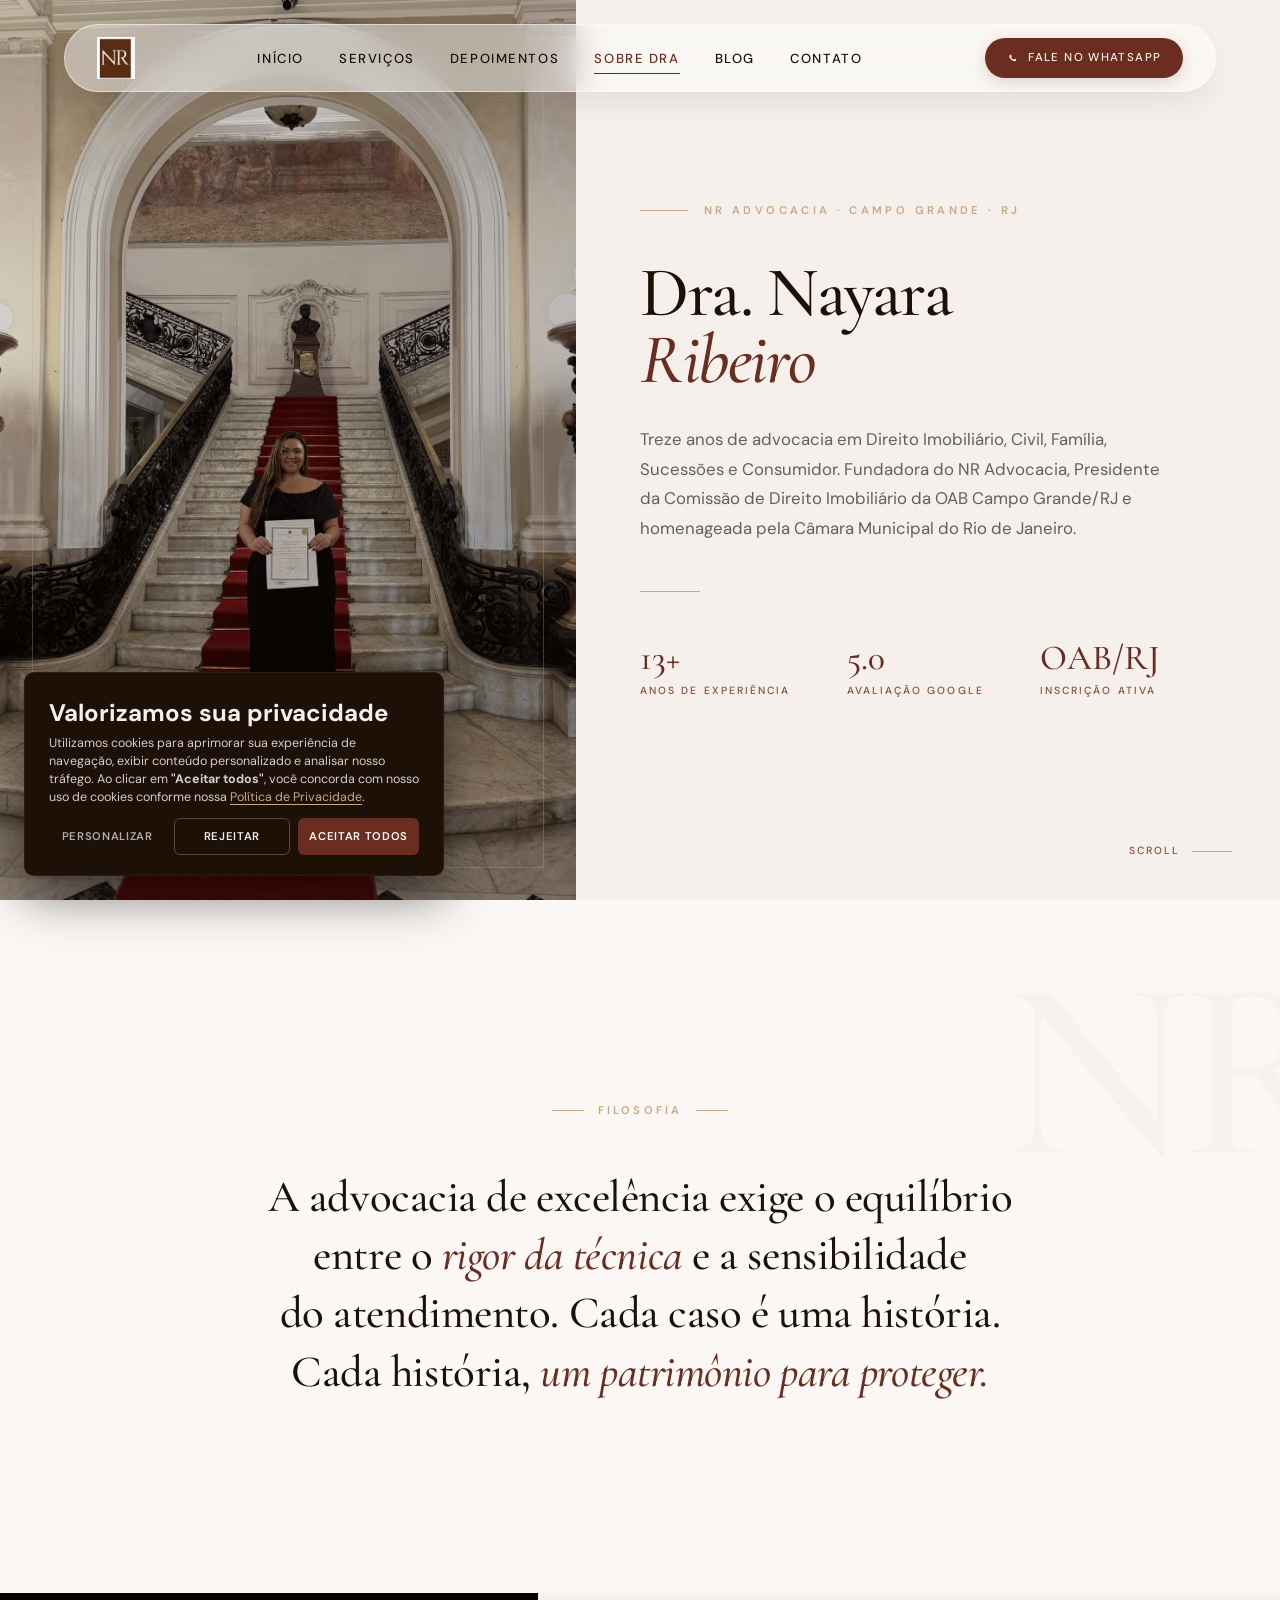
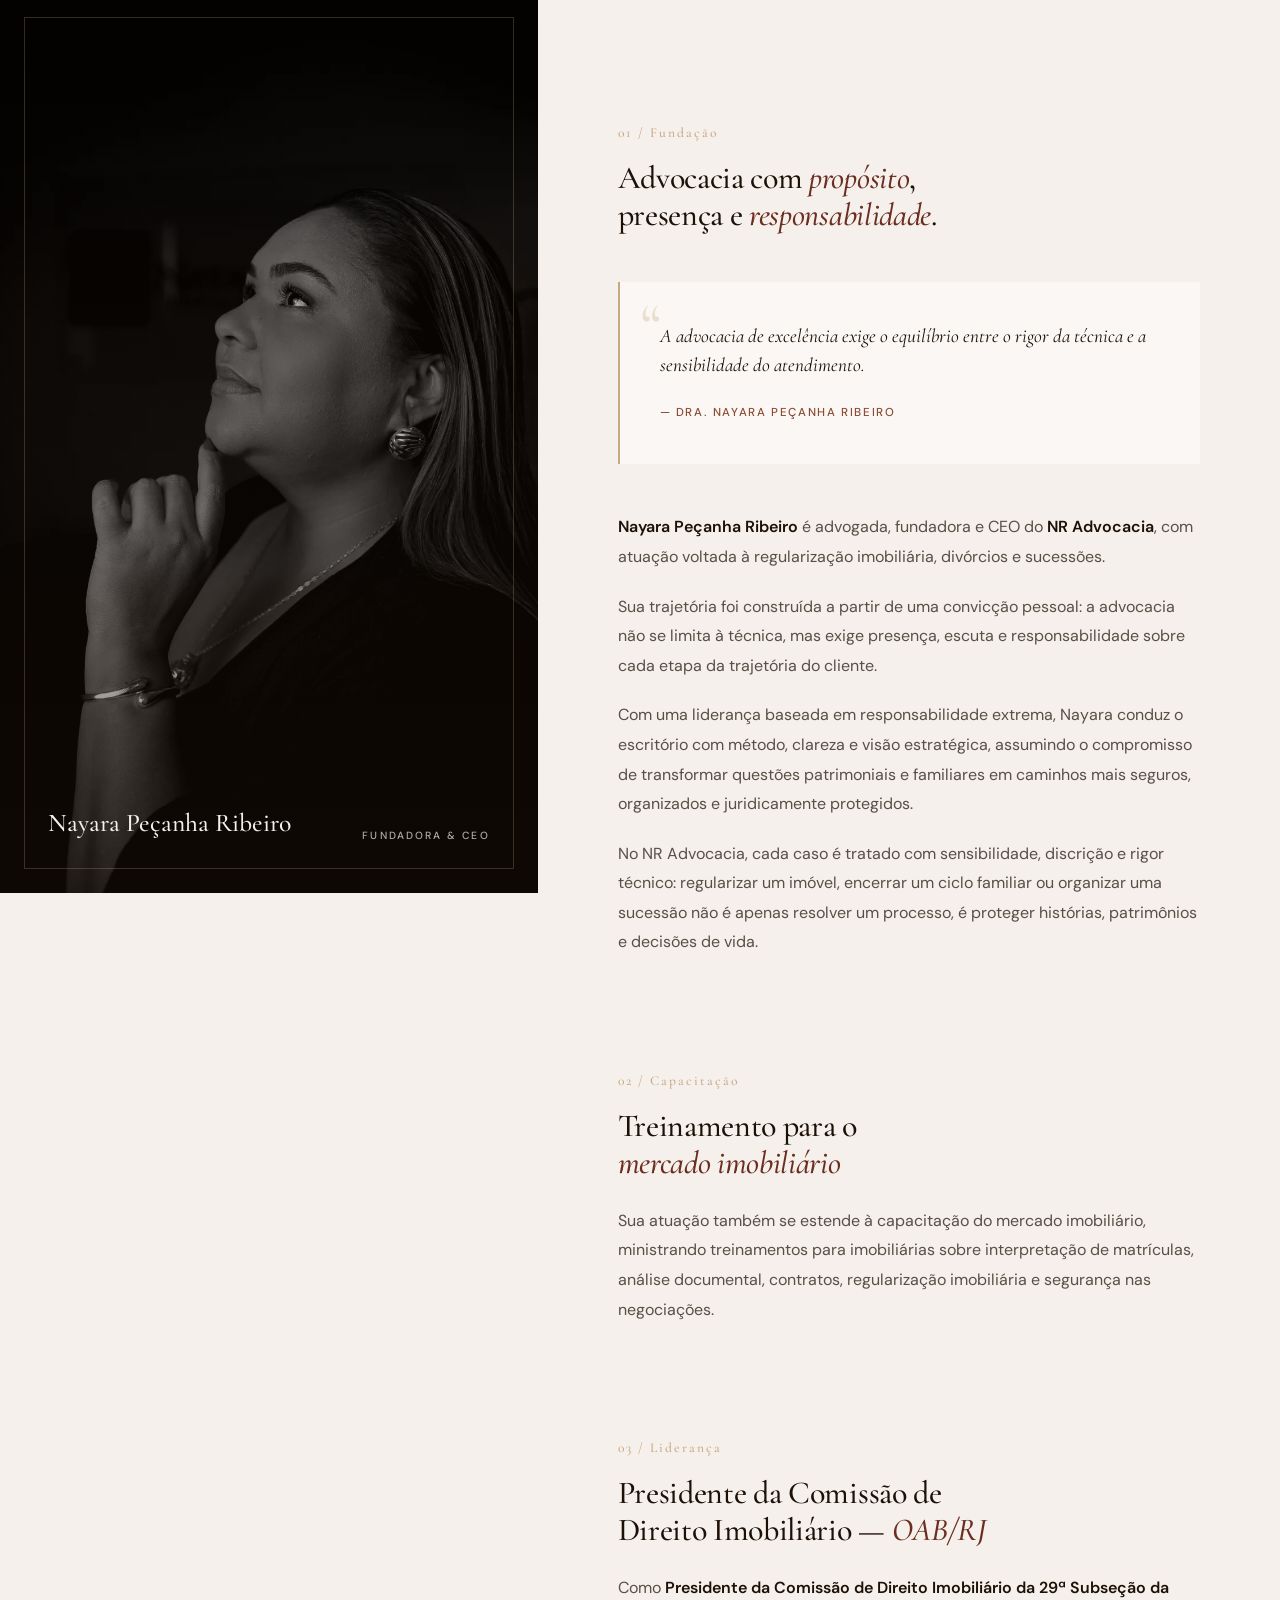
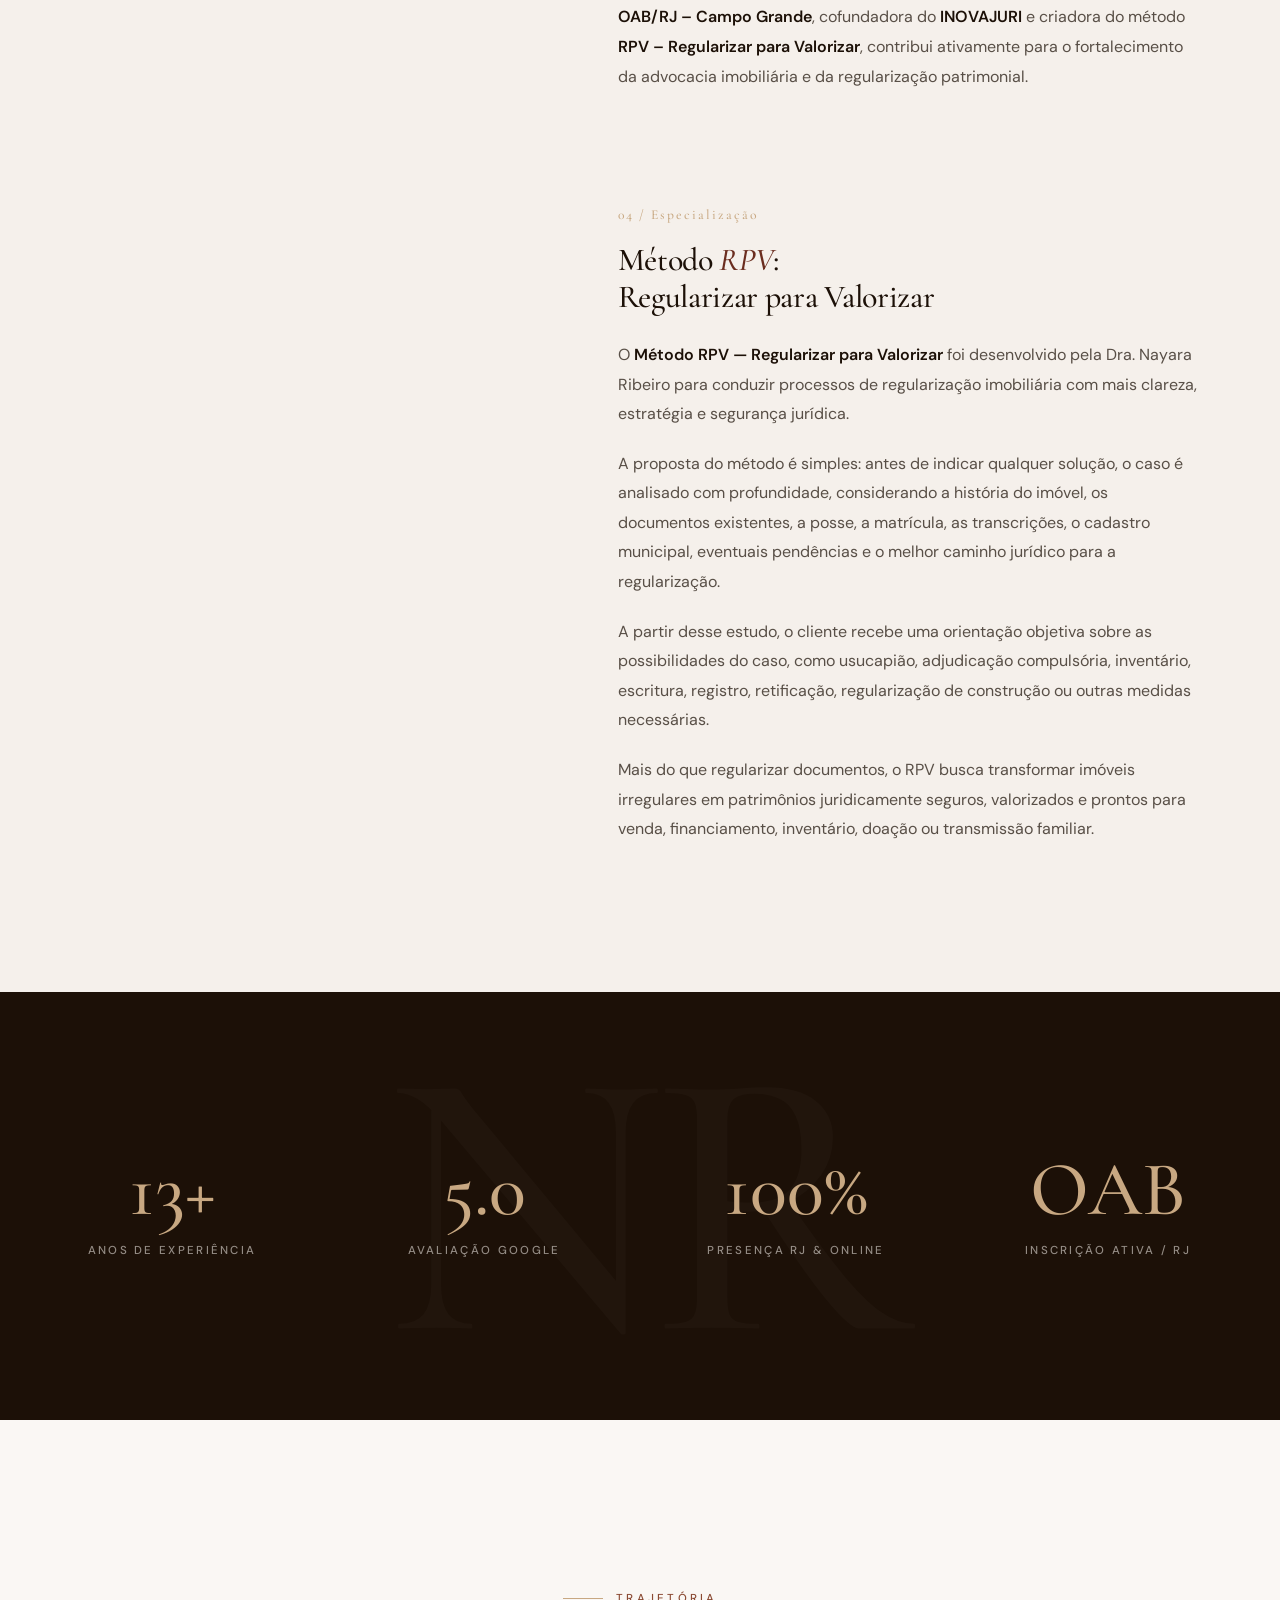
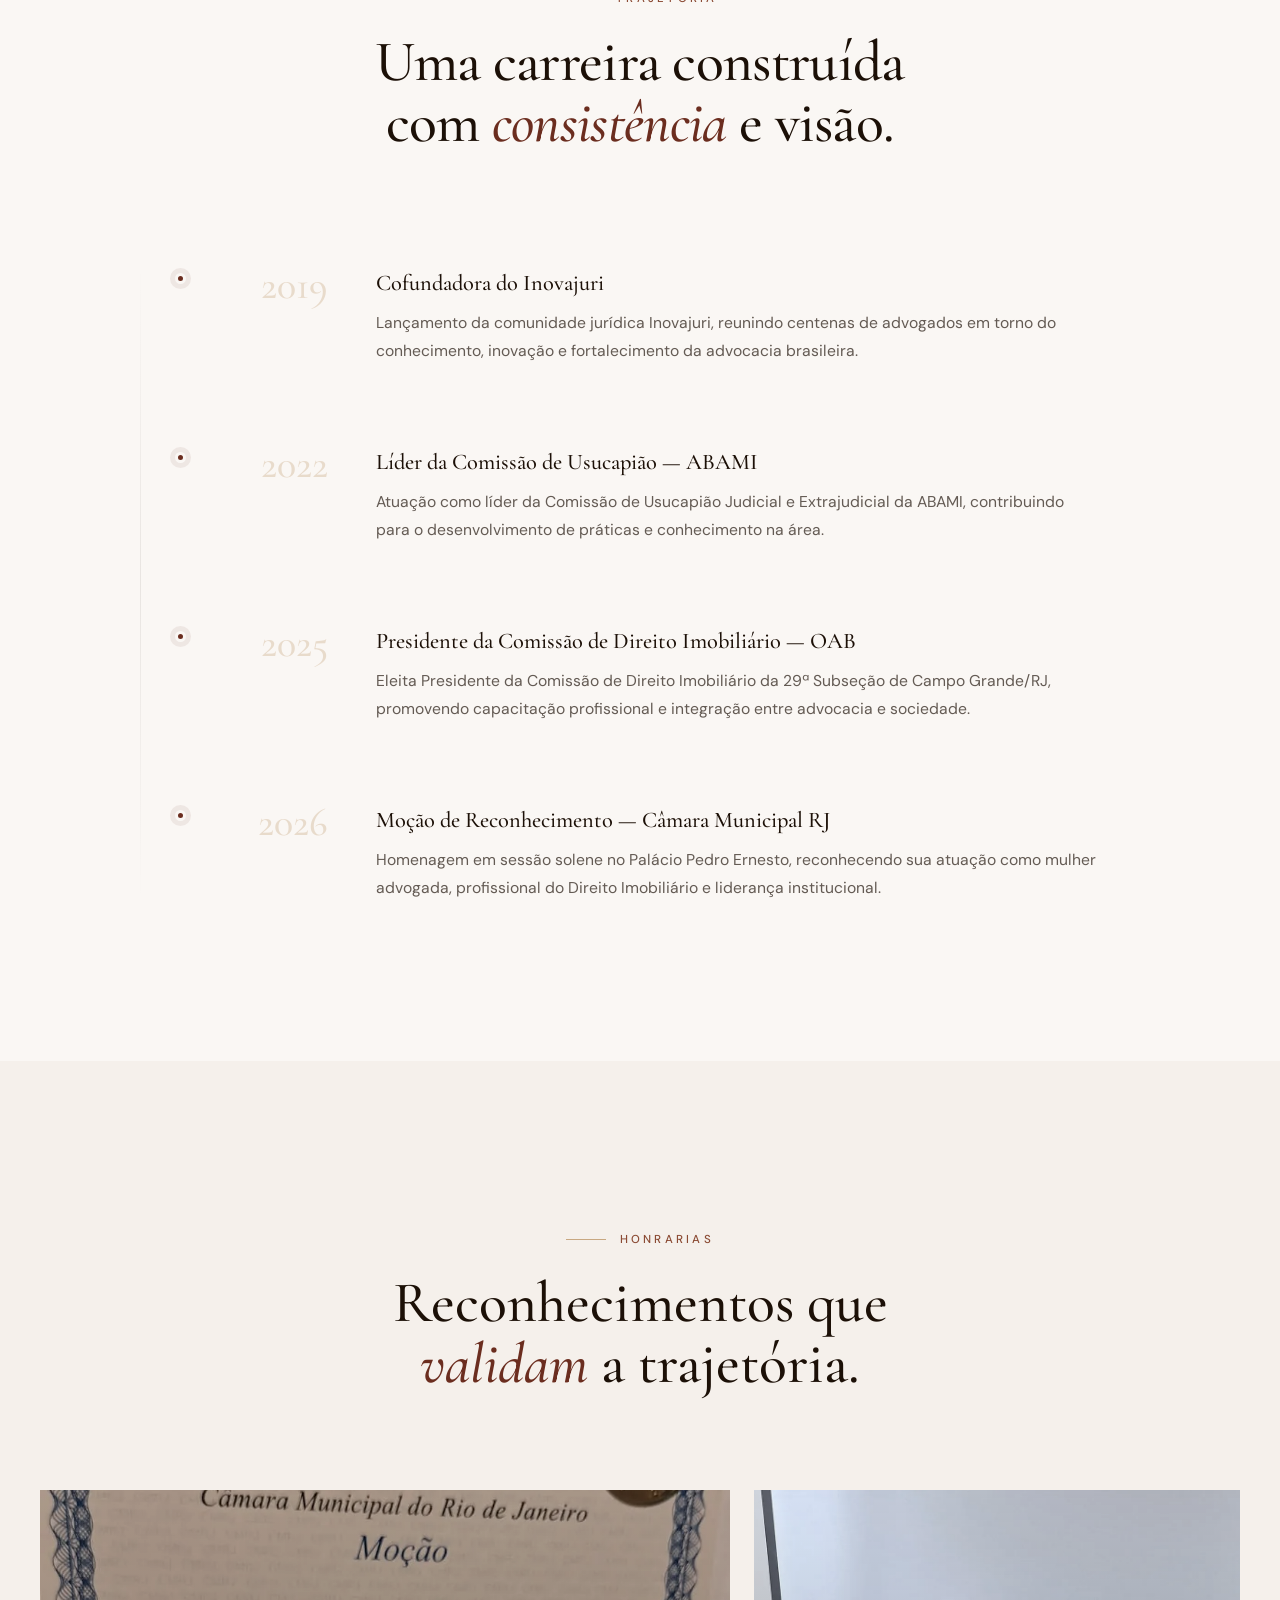
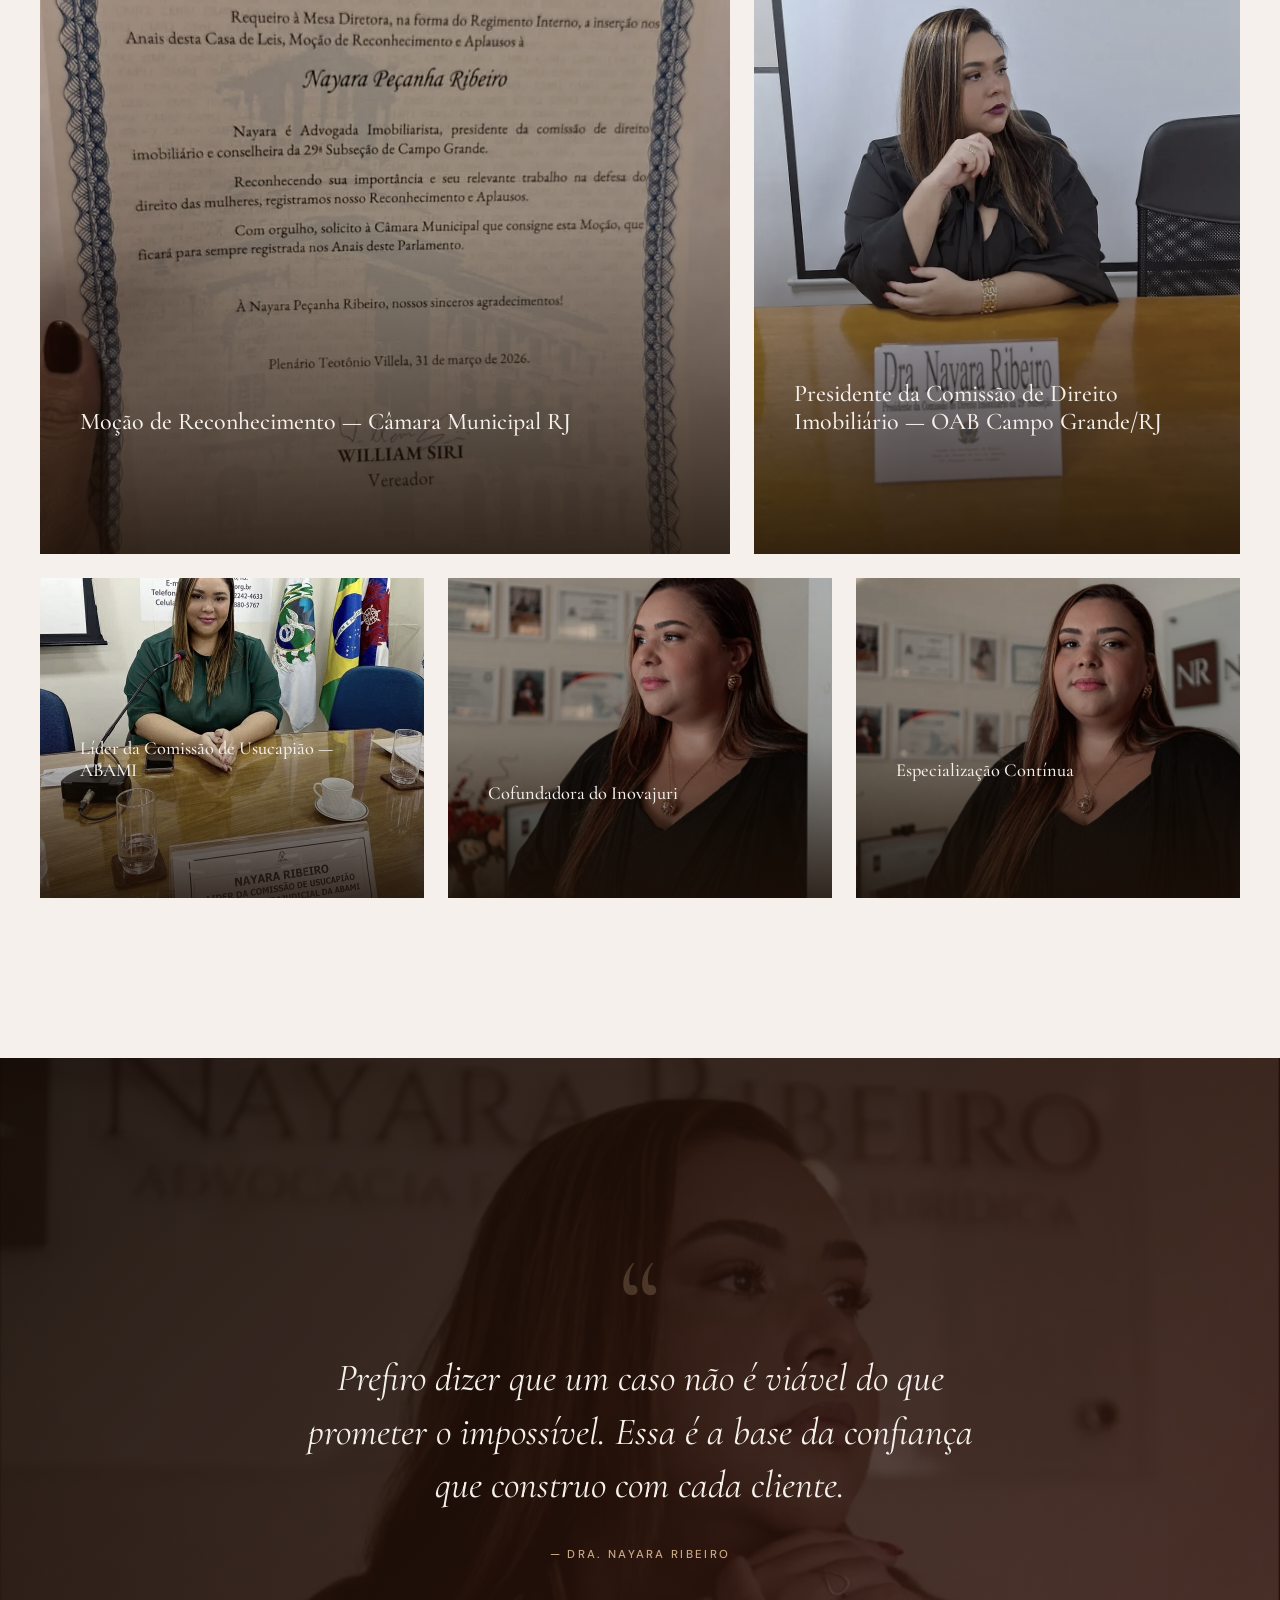
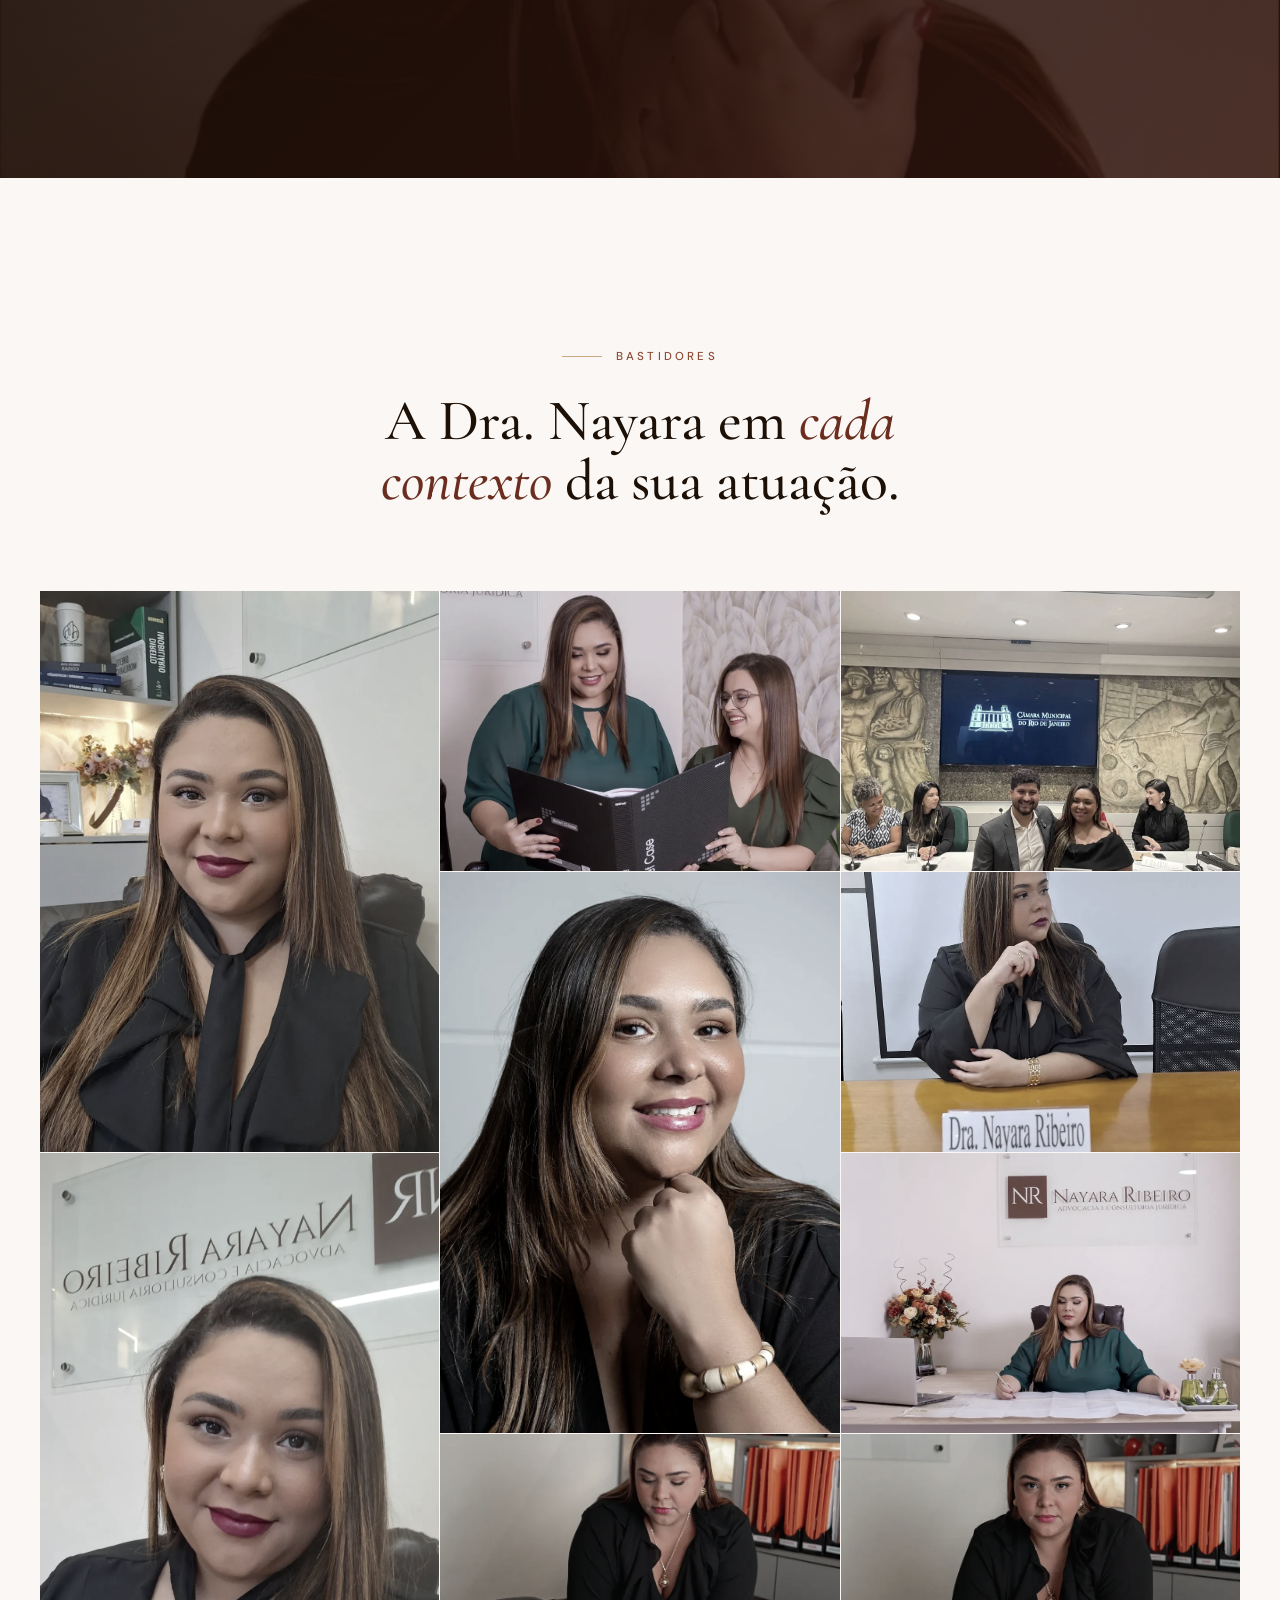
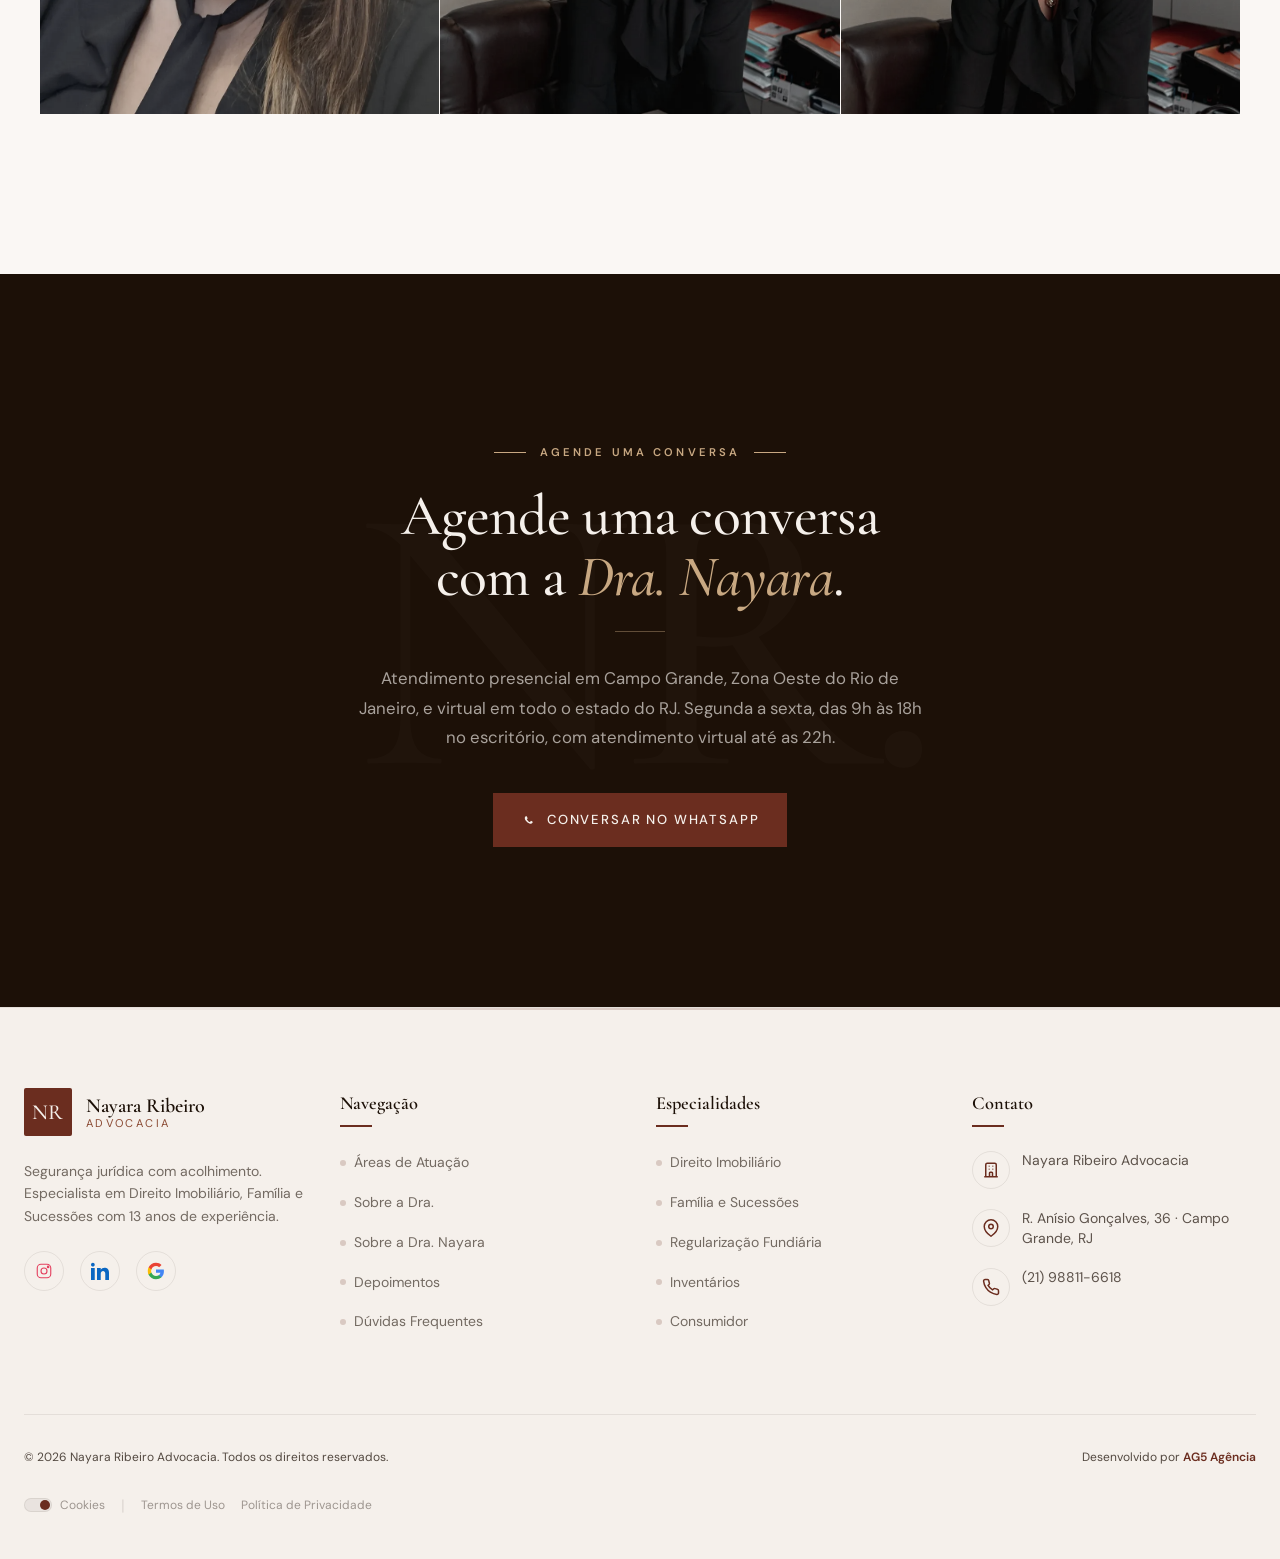
<file: sobre-nayara.html>
<!DOCTYPE html>
<html lang="pt-BR">
<head>
<meta charset="UTF-8">
<meta name="viewport" content="width=device-width, initial-scale=1.0">
<title>Dra. Nayara Ribeiro — NR Advocacia · Campo Grande · RJ</title>
<meta name="description" content="Conheça a trajetória da Dra. Nayara Ribeiro: 13 anos de advocacia, fundadora do NR Advocacia, Presidente da Comissão de Direito Imobiliário da OAB Campo Grande/RJ e homenageada com Moção de Reconhecimento da Câmara Municipal do Rio de Janeiro.">
<meta name="keywords" content="Nayara Ribeiro, advogada Campo Grande, direito imobiliário, usucapião, inventário, regularização imobiliária, OAB, NR Advocacia">
<meta name="author" content="NR Advocacia">
<meta name="robots" content="index, follow">

<!-- Open Graph -->
<meta property="og:type" content="profile">
<meta property="og:title" content="Dra. Nayara Ribeiro — 13 anos transformando imóveis irregulares em patrimônio seguro">
<meta property="og:description" content="Fundadora do NR Advocacia, Presidente da Comissão de Direito Imobiliário da OAB Campo Grande/RJ e homenageada pela Câmara Municipal do Rio de Janeiro.">
<meta property="og:url" content="https://www.nayararibeiro.adv.br/sobre-nayara.html">
<meta property="og:site_name" content="NR Advocacia">
<meta property="og:image" content="https://www.nayararibeiro.adv.br/assets/nayara-ribeiro-advogada-imobiliaria-foto-perfil.webp">
<meta property="profile:first_name" content="Nayara">
<meta property="profile:last_name" content="Ribeiro">

<!-- Twitter Card -->
<meta name="twitter:card" content="summary_large_image">
<meta name="twitter:title" content="Dra. Nayara Ribeiro — NR Advocacia">
<meta name="twitter:description" content="13 anos de advocacia em Direito Imobiliário, Família e Sucessões. Fundadora do NR Advocacia.">
<meta name="twitter:image" content="https://www.nayararibeiro.adv.br/assets/nayara-ribeiro-advogada-imobiliaria-foto-perfil.webp">

<!-- Canonical -->
<link rel="canonical" href="https://www.nayararibeiro.adv.br/sobre-nayara.html">

<!-- Favicon -->
<link rel="icon" type="image/x-icon" href="assets/favicon-nr-advocacia.ico">

<!-- Geo Tags -->
<meta name="geo.region" content="BR-RJ">
<meta name="geo.placename" content="Campo Grande, Rio de Janeiro">
<meta name="geo.position" content="-22.9166609;-43.5566246">
<meta name="ICBM" content="-22.9166609, -43.5566246">

<!-- Fonts -->
<link rel="preconnect" href="https://fonts.googleapis.com">
<link rel="preconnect" href="https://fonts.gstatic.com" crossorigin>
<link rel="preload" href="https://fonts.googleapis.com/css2?family=Cormorant+Garamond:ital,wght@0,400;0,500;0,600;0,700;1,400;1,500;1,600&family=DM+Sans:wght@400;500;600;700&display=swap" as="style">
<link href="https://fonts.googleapis.com/css2?family=Cormorant+Garamond:ital,wght@0,400;0,500;0,600;0,700;1,400;1,500;1,600&family=DM+Sans:wght@400;500;600;700&display=swap" rel="stylesheet">
<link rel="preload" as="image" href="assets/nayara-ribeiro-escadaria-camara-municipal-mocao.webp" type="image/webp" fetchpriority="high">

<!-- Styles -->
<link rel="stylesheet" href="style.css">
<link rel="stylesheet" href="cookie-banner.css">

<!-- ============================================================
     ESTILOS EXCLUSIVOS — PÁGINA SOBRE NAYARA RIBEIRO
     Premium Editorial · Scroll Storytelling · Sticky Imagery
     ============================================================ -->
<style>
/* ========== VARIÁVEIS LOCAIS ========== */
:root {
  --ease-out-expo: cubic-bezier(0.16, 1, 0.3, 1);
  --ease-in-out-smooth: cubic-bezier(0.65, 0, 0.35, 1);
  --ease-elastic: cubic-bezier(0.34, 1.56, 0.64, 1);
}

/* ========== HERO SPLIT SCREEN ========== */
.sn-hero {
  position: relative;
  min-height: 100vh;
  display: grid;
  grid-template-columns: 45% 55%;
  background: var(--cream);
  overflow: hidden;
}
.sn-hero__visual {
  position: relative;
  overflow: hidden;
  background: var(--ink);
}
.sn-hero__visual img {
  width: 100%;
  height: 100%;
  object-fit: cover;
  filter: grayscale(0.3) contrast(1.05);
  animation: heroKenBurns 25s ease-in-out infinite alternate;
}
@keyframes heroKenBurns {
  0% { transform: scale(1) translate(0, 0); }
  100% { transform: scale(1.08) translate(-2%, -1%); }
}
.sn-hero__visual-overlay {
  position: absolute;
  inset: 0;
  background: linear-gradient(135deg, rgba(28,16,7,0.15) 0%, rgba(28,16,7,0.4) 100%);
}
.sn-hero__visual-frame {
  position: absolute;
  inset: 2rem;
  border: 1px solid rgba(200, 168, 130, 0.3);
  pointer-events: none;
  z-index: 2;
}
.sn-hero__visual-tag {
  position: absolute;
  bottom: 3rem;
  left: 3rem;
  z-index: 3;
  color: var(--cream);
}
.sn-hero__visual-tag span:first-child {
  display: block;
  font-family: var(--font-serif);
  font-size: 1.4rem;
  font-weight: 500;
  margin-bottom: 0.25rem;
}
.sn-hero__visual-tag span:last-child {
  font-size: 0.65rem;
  letter-spacing: 0.25em;
  text-transform: uppercase;
  opacity: 0.7;
  font-weight: 500;
}
.sn-hero__content {
  display: flex;
  flex-direction: column;
  justify-content: center;
  padding: 6rem 5rem 6rem 4rem;
  position: relative;
}
.sn-hero__eyebrow {
  display: inline-flex;
  align-items: center;
  gap: 1rem;
  font-size: 0.7rem;
  letter-spacing: 0.3em;
  text-transform: uppercase;
  color: var(--caramel);
  font-weight: 600;
  margin-bottom: 2.5rem;
  opacity: 0;
  transform: translateY(30px);
  animation: snFadeUp 1s 0.4s var(--ease-out-expo) forwards;
}
.sn-hero__eyebrow::before {
  content: '';
  width: 48px;
  height: 1px;
  background: var(--caramel);
}
.sn-hero__title {
  font-family: var(--font-serif);
  font-weight: 500;
  font-size: clamp(3rem, 5.5vw, 5.5rem);
  line-height: 0.95;
  letter-spacing: -0.02em;
  color: var(--ink);
  margin-bottom: 2rem;
  opacity: 0;
  transform: translateY(40px);
  animation: snFadeUp 1.1s 0.6s var(--ease-out-expo) forwards;
}
.sn-hero__title em {
  font-style: italic;
  color: var(--burgundy);
}
.sn-hero__subtitle {
  font-size: 1.05rem;
  line-height: 1.75;
  color: rgba(28, 16, 7, 0.65);
  max-width: 45ch;
  margin-bottom: 3rem;
  opacity: 0;
  transform: translateY(30px);
  animation: snFadeUp 1s 0.8s var(--ease-out-expo) forwards;
}
.sn-hero__divider {
  width: 60px;
  height: 1px;
  background: var(--caramel);
  margin-bottom: 3rem;
  opacity: 0;
  animation: snFadeUp 1s 1s var(--ease-out-expo) forwards;
}
.sn-hero__meta {
  display: flex;
  gap: 3.5rem;
  opacity: 0;
  transform: translateY(20px);
  animation: snFadeUp 1s 1.2s var(--ease-out-expo) forwards;
}
.sn-hero__meta-item {
  display: flex;
  flex-direction: column;
  gap: 0.4rem;
}
.sn-hero__meta-num {
  font-family: var(--font-serif);
  font-size: 2.2rem;
  font-weight: 500;
  color: var(--burgundy);
  line-height: 1;
}
.sn-hero__meta-label {
  font-size: 0.65rem;
  letter-spacing: 0.2em;
  text-transform: uppercase;
  color: var(--brown-mid);
  font-weight: 500;
}
.sn-hero__scroll-hint {
  position: absolute;
  bottom: 2.5rem;
  right: 3rem;
  display: flex;
  align-items: center;
  gap: 0.75rem;
  font-size: 0.65rem;
  letter-spacing: 0.2em;
  text-transform: uppercase;
  color: var(--brown-mid);
  font-weight: 500;
  opacity: 0;
  animation: snFadeUp 1s 1.6s var(--ease-out-expo) forwards;
}
.sn-hero__scroll-line {
  width: 40px;
  height: 1px;
  background: var(--caramel);
  position: relative;
  overflow: hidden;
}
.sn-hero__scroll-line::after {
  content: '';
  position: absolute;
  left: -40px;
  width: 40px;
  height: 1px;
  background: var(--burgundy);
  animation: scrollLineMove 2.5s ease-in-out infinite;
}
@keyframes scrollLineMove {
  0% { left: -40px; }
  100% { left: 40px; }
}

@keyframes snFadeUp {
  to { opacity: 1; transform: translateY(0); }
}

/* ========== MANIFESTO — TEXTO GRANDE REVELADO ========== */
.sn-manifesto {
  padding: 12rem 0;
  background: var(--cream-soft);
  position: relative;
  overflow: hidden;
}
.sn-manifesto__watermark {
  position: absolute;
  right: -5%;
  top: 10%;
  font-family: var(--font-serif);
  font-size: 20vw;
  font-weight: 500;
  color: var(--burgundy);
  opacity: 0.02;
  line-height: 0.8;
  pointer-events: none;
  letter-spacing: -0.04em;
  user-select: none;
}
.sn-manifesto__inner {
  max-width: 900px;
  margin: 0 auto;
  padding: 0 2.5rem;
  text-align: center;
}
.sn-manifesto__eyebrow {
  display: inline-flex;
  align-items: center;
  gap: 0.85rem;
  font-size: 0.7rem;
  letter-spacing: 0.28em;
  text-transform: uppercase;
  color: var(--caramel);
  font-weight: 600;
  margin-bottom: 3rem;
}
.sn-manifesto__eyebrow::before,
.sn-manifesto__eyebrow::after {
  content: '';
  width: 32px;
  height: 1px;
  background: var(--caramel);
}
.sn-manifesto__text {
  font-family: var(--font-serif);
  font-weight: 500;
  font-size: clamp(1.8rem, 3.5vw, 3rem);
  line-height: 1.3;
  color: var(--ink);
  letter-spacing: -0.01em;
}
.sn-manifesto__text em {
  font-style: italic;
  color: var(--burgundy);
}
.sn-manifesto__text .line {
  display: block;
  opacity: 0;
  transform: translateY(30px);
  transition: opacity 0.8s var(--ease-out-expo), transform 0.8s var(--ease-out-expo);
}
.sn-manifesto__text .line.is-visible {
  opacity: 1;
  transform: translateY(0);
}

/* ========== PERFIL STICKY — IMAGEM TRAVADA + TEXTO ROLANDO ========== */
.sn-profile {
  background: var(--cream);
  position: relative;
}
.sn-profile__container {
  max-width: var(--container);
  margin: 0 auto;
  padding: 0;
}
.sn-profile__grid {
  display: grid;
  grid-template-columns: 42% 58%;
  min-height: 100vh;
}
.sn-profile__sticky {
  position: relative;
  height: 100vh;
  position: sticky;
  top: 0;
  overflow: hidden;
  background: var(--ink);
}
.sn-profile__sticky img {
  width: 100%;
  height: 100%;
  object-fit: cover;
  filter: grayscale(0.6) contrast(1.08);
  transition: filter 1.5s var(--ease-out-expo);
}
.sn-profile__sticky.is-active img {
  filter: grayscale(0.2) contrast(1.02);
}
.sn-profile__sticky-overlay {
  position: absolute;
  inset: 0;
  background: linear-gradient(to bottom, rgba(28,16,7,0.1) 0%, rgba(28,16,7,0.5) 100%);
}
.sn-profile__sticky-caption {
  position: absolute;
  bottom: 3rem;
  left: 3rem;
  right: 3rem;
  display: flex;
  justify-content: space-between;
  align-items: flex-end;
  color: var(--cream);
  z-index: 2;
}
.sn-profile__sticky-caption span:first-child {
  font-family: var(--font-serif);
  font-size: 1.6rem;
  font-weight: 500;
}
.sn-profile__sticky-caption span:last-child {
  font-size: 0.65rem;
  letter-spacing: 0.2em;
  text-transform: uppercase;
  opacity: 0.7;
  font-weight: 500;
}
.sn-profile__sticky-frame {
  position: absolute;
  inset: 1.5rem;
  border: 1px solid rgba(200, 168, 130, 0.25);
  pointer-events: none;
  z-index: 3;
}
.sn-profile__scroll {
  padding: 8rem 5rem;
  position: relative;
}
.sn-profile__chapter {
  margin-bottom: 7rem;
  opacity: 0;
  transform: translateY(40px);
  transition: opacity 1s var(--ease-out-expo), transform 1s var(--ease-out-expo);
}
.sn-profile__chapter.is-visible {
  opacity: 1;
  transform: translateY(0);
}
.sn-profile__chapter:last-child {
  margin-bottom: 0;
}
.sn-profile__chapter-num {
  font-family: var(--font-serif);
  font-size: 0.85rem;
  color: var(--caramel);
  letter-spacing: 0.15em;
  margin-bottom: 1rem;
  font-weight: 500;
}
.sn-profile__chapter h3 {
  font-family: var(--font-serif);
  font-weight: 500;
  font-size: clamp(1.6rem, 2.5vw, 2.2rem);
  line-height: 1.15;
  color: var(--ink);
  margin-bottom: 1.5rem;
  letter-spacing: -0.01em;
}
.sn-profile__chapter h3 em {
  font-style: italic;
  color: var(--burgundy);
}
.sn-profile__chapter p {
  font-size: 1rem;
  line-height: 1.85;
  color: rgba(28, 16, 7, 0.72);
  margin-bottom: 1.25rem;
}
.sn-profile__chapter p strong {
  color: var(--ink);
  font-weight: 600;
}
.sn-profile__quote {
  margin: 3rem 0;
  padding: 2.5rem 2rem 2.5rem 2.5rem;
  background: var(--cream-soft);
  border-left: 2px solid var(--caramel);
  position: relative;
}
.sn-profile__quote::before {
  content: '“';
  position: absolute;
  left: 1.25rem;
  top: 0.75rem;
  font-family: var(--font-serif);
  font-size: 4rem;
  color: var(--caramel);
  opacity: 0.3;
  line-height: 1;
}
.sn-profile__quote p {
  font-family: var(--font-serif);
  font-style: italic;
  font-size: 1.2rem;
  line-height: 1.55;
  color: var(--ink);
  margin-bottom: 1rem;
  position: relative;
  z-index: 1;
}
.sn-profile__quote span {
  font-size: 0.72rem;
  letter-spacing: 0.14em;
  text-transform: uppercase;
  color: var(--brown-mid);
  font-weight: 500;
}

/* ========== SEÇÃO NÚMEROS ========== */
.sn-numbers {
  padding: 10rem 0;
  background: var(--ink);
  color: var(--cream);
  position: relative;
  overflow: hidden;
}
.sn-numbers__bg {
  position: absolute;
  left: 50%;
  top: 50%;
  transform: translate(-50%, -50%);
  font-family: var(--font-serif);
  font-size: 30vw;
  font-weight: 500;
  color: var(--cream);
  opacity: 0.02;
  pointer-events: none;
  letter-spacing: -0.04em;
  line-height: 0.8;
  white-space: nowrap;
}
.sn-numbers__grid {
  display: grid;
  grid-template-columns: repeat(4, 1fr);
  gap: 3rem;
  max-width: var(--container);
  margin: 0 auto;
  padding: 0 2.5rem;
  position: relative;
  z-index: 1;
}
.sn-number {
  text-align: center;
  opacity: 0;
  transform: translateY(30px);
  transition: opacity 1s var(--ease-out-expo), transform 1s var(--ease-out-expo);
}
.sn-number.is-visible {
  opacity: 1;
  transform: translateY(0);
}
.sn-number__value {
  font-family: var(--font-serif);
  font-size: clamp(3rem, 6vw, 5rem);
  font-weight: 500;
  color: var(--caramel);
  line-height: 1;
  margin-bottom: 0.75rem;
}
.sn-number__label {
  font-size: 0.72rem;
  letter-spacing: 0.2em;
  text-transform: uppercase;
  color: rgba(245, 240, 235, 0.55);
  font-weight: 500;
}

/* ========== TRAJETÓRIA MINIMALISTA ========== */
.sn-journey {
  padding: 10rem 0;
  background: var(--cream-soft);
  position: relative;
}
.sn-journey__header {
  text-align: center;
  max-width: 700px;
  margin: 0 auto 7rem;
  padding: 0 2.5rem;
}
.sn-journey__header .section-eyebrow {
  justify-content: center;
}
.sn-journey__header .section-eyebrow::before {
  margin: 0;
}
.sn-journey__title {
  font-family: var(--font-serif);
  font-weight: 500;
  font-size: clamp(2.2rem, 4.5vw, 3.8rem);
  line-height: 1.05;
  letter-spacing: -0.012em;
  color: var(--ink);
}
.sn-journey__title em {
  font-style: italic;
  color: var(--burgundy);
}
.sn-journey__track {
  max-width: 1000px;
  margin: 0 auto;
  padding: 0 2.5rem;
  position: relative;
}
.sn-journey__track::before {
  content: '';
  position: absolute;
  left: 0;
  top: 0;
  bottom: 0;
  width: 1px;
  background: linear-gradient(to bottom, transparent, var(--line), transparent);
}
.sn-journey__item {
  display: grid;
  grid-template-columns: 100px 1fr;
  gap: 3rem;
  margin-bottom: 5rem;
  position: relative;
  padding-left: 3rem;
  opacity: 0;
  transform: translateX(-30px);
  transition: opacity 0.9s var(--ease-out-expo), transform 0.9s var(--ease-out-expo);
}
.sn-journey__item.is-visible {
  opacity: 1;
  transform: translateX(0);
}
.sn-journey__item:last-child {
  margin-bottom: 0;
}
.sn-journey__dot {
  position: absolute;
  left: -5px;
  top: 0.5rem;
  width: 11px;
  height: 11px;
  background: var(--burgundy);
  border: 3px solid var(--cream-soft);
  border-radius: 50%;
  z-index: 2;
  box-shadow: 0 0 0 5px rgba(107, 45, 31, 0.08);
}
.sn-journey__year {
  font-family: var(--font-serif);
  font-size: 2.5rem;
  font-weight: 500;
  color: var(--caramel);
  line-height: 1;
  opacity: 0.35;
  text-align: right;
}
.sn-journey__card {
  padding-top: 0.25rem;
}
.sn-journey__card h3 {
  font-family: var(--font-serif);
  font-weight: 500;
  font-size: 1.4rem;
  color: var(--ink);
  margin-bottom: 0.75rem;
  line-height: 1.25;
}
.sn-journey__card p {
  font-size: 0.98rem;
  line-height: 1.75;
  color: rgba(28, 16, 7, 0.68);
}

/* ========== RECONHECIMENTOS — GRID EDITORIAL ========== */
.sn-honors {
  padding: 10rem 0;
  background: var(--cream);
  position: relative;
}
.sn-honors__header {
  text-align: center;
  margin-bottom: 6rem;
  padding: 0 2.5rem;
}
.sn-honors__header .section-eyebrow {
  justify-content: center;
}
.sn-honors__header .section-eyebrow::before {
  margin: 0;
}
.sn-honors__title {
  font-family: var(--font-serif);
  font-weight: 500;
  font-size: clamp(2.2rem, 4.5vw, 3.8rem);
  line-height: 1.05;
  color: var(--ink);
  max-width: 22ch;
  margin: 0 auto;
}
.sn-honors__title em {
  font-style: italic;
  color: var(--burgundy);
}
.sn-honors__grid {
  display: grid;
  grid-template-columns: repeat(12, 1fr);
  grid-auto-rows: 320px;
  gap: 1.5rem;
  max-width: var(--container);
  margin: 0 auto;
  padding: 0 2.5rem;
}
.sn-honor-card {
  position: relative;
  overflow: hidden;
  background: var(--ink);
  cursor: pointer;
  opacity: 0;
  transform: translateY(30px);
  transition: opacity 0.9s var(--ease-out-expo), transform 0.9s var(--ease-out-expo);
}
.sn-honor-card.is-visible {
  opacity: 1;
  transform: translateY(0);
}
.sn-honor-card--large {
  grid-column: span 7;
  grid-row: span 2;
}
.sn-honor-card--tall {
  grid-column: span 5;
  grid-row: span 2;
}
.sn-honor-card--small {
  grid-column: span 4;
  grid-row: span 1;
}
.sn-honor-card__image {
  position: absolute;
  inset: 0;
}
.sn-honor-card__image img {
  width: 100%;
  height: 100%;
  object-fit: cover;
  filter: grayscale(0.4) contrast(1.05);
  transition: transform 1.2s var(--ease-out-expo), filter 1.2s var(--ease-out-expo);
}
.sn-honor-card:hover .sn-honor-card__image img {
  transform: scale(1.05);
  filter: grayscale(0) contrast(1);
}
.sn-honor-card__overlay {
  position: absolute;
  inset: 0;
  background: linear-gradient(to top, rgba(28,16,7,0.85) 0%, rgba(28,16,7,0.2) 50%, transparent 100%);
  transition: background 0.6s ease;
}
.sn-honor-card:hover .sn-honor-card__overlay {
  background: linear-gradient(to top, rgba(28,16,7,0.9) 0%, rgba(28,16,7,0.35) 60%, transparent 100%);
}
.sn-honor-card__content {
  position: absolute;
  bottom: 0;
  left: 0;
  right: 0;
  padding: 2.5rem;
  color: var(--cream);
  z-index: 2;
}
.sn-honor-card__year {
  font-size: 0.68rem;
  letter-spacing: 0.2em;
  text-transform: uppercase;
  color: var(--caramel);
  font-weight: 500;
  margin-bottom: 0.75rem;
  opacity: 0;
  transform: translateY(10px);
  transition: all 0.5s var(--ease-out-expo);
}
.sn-honor-card:hover .sn-honor-card__year {
  opacity: 1;
  transform: translateY(0);
}
.sn-honor-card__title {
  font-family: var(--font-serif);
  font-weight: 500;
  font-size: 1.5rem;
  line-height: 1.2;
  margin-bottom: 0.5rem;
}
.sn-honor-card--small .sn-honor-card__title {
  font-size: 1.15rem;
}
.sn-honor-card__desc {
  font-size: 0.9rem;
  line-height: 1.6;
  color: rgba(245, 240, 235, 0.7);
  max-width: 45ch;
  opacity: 0;
  transform: translateY(10px);
  transition: all 0.5s 0.1s var(--ease-out-expo);
}
.sn-honor-card:hover .sn-honor-card__desc {
  opacity: 1;
  transform: translateY(0);
}

/* ========== CITAÇÃO IMPACTO — PARALLAX ========== */
.sn-quote-impact {
  position: relative;
  min-height: 80vh;
  display: grid;
  place-items: center;
  overflow: hidden;
  background: var(--ink);
}
.sn-quote-impact__bg {
  position: absolute;
  inset: 0;
  z-index: 0;
}
.sn-quote-impact__bg img {
  width: 100%;
  height: 100%;
  object-fit: cover;
  filter: grayscale(0.5) contrast(1.1) brightness(0.4);
}
.sn-quote-impact__overlay {
  position: absolute;
  inset: 0;
  background: linear-gradient(135deg, rgba(28,16,7,0.7) 0%, rgba(107,45,31,0.4) 100%);
  z-index: 1;
}
.sn-quote-impact__content {
  position: relative;
  z-index: 2;
  max-width: 800px;
  margin: 0 auto;
  padding: 0 2.5rem;
  text-align: center;
}
.sn-quote-impact__mark {
  font-family: var(--font-serif);
  font-size: 8rem;
  color: var(--caramel);
  opacity: 0.25;
  line-height: 0.5;
  margin-bottom: 1rem;
}
.sn-quote-impact__text {
  font-family: var(--font-serif);
  font-style: italic;
  font-size: clamp(1.6rem, 3vw, 2.4rem);
  line-height: 1.4;
  color: var(--cream);
  margin-bottom: 2rem;
}
.sn-quote-impact__source {
  font-size: 0.72rem;
  letter-spacing: 0.2em;
  text-transform: uppercase;
  color: var(--caramel);
  font-weight: 500;
}

/* ========== GALERIA MASONRY ========== */
.sn-gallery {
  padding: 10rem 0;
  background: var(--cream-soft);
}
.sn-gallery__header {
  text-align: center;
  margin-bottom: 5rem;
  padding: 0 2.5rem;
}
.sn-gallery__header .section-eyebrow {
  justify-content: center;
}
.sn-gallery__header .section-eyebrow::before {
  margin: 0;
}
.sn-gallery__title {
  font-family: var(--font-serif);
  font-weight: 500;
  font-size: clamp(2.2rem, 4.5vw, 3.8rem);
  line-height: 1.05;
  color: var(--ink);
  max-width: 22ch;
  margin: 0 auto;
}
.sn-gallery__title em {
  font-style: italic;
  color: var(--burgundy);
}
.sn-gallery__masonry {
  display: grid;
  grid-template-columns: repeat(3, 1fr);
  grid-auto-rows: 280px;
  gap: 1px;
  max-width: var(--container);
  margin: 0 auto;
  padding: 0 2.5rem;
}
.sn-gallery__item {
  position: relative;
  overflow: hidden;
  background: var(--ink);
  cursor: pointer;
  opacity: 0;
  transform: scale(0.95);
  transition: opacity 0.8s var(--ease-out-expo), transform 0.8s var(--ease-out-expo);
}
.sn-gallery__item.is-visible {
  opacity: 1;
  transform: scale(1);
}
.sn-gallery__item:nth-child(1) { grid-row: span 2; }
.sn-gallery__item:nth-child(4) { grid-row: span 2; }
.sn-gallery__item:nth-child(6) { grid-row: span 2; }
.sn-gallery__item img {
  width: 100%;
  height: 100%;
  object-fit: cover;
  filter: grayscale(0.5) contrast(1.02);
  transition: transform 1.2s var(--ease-out-expo), filter 1.2s var(--ease-out-expo);
}
.sn-gallery__item:hover img {
  transform: scale(1.06);
  filter: grayscale(0) contrast(1);
}
.sn-gallery__caption {
  position: absolute;
  left: 0;
  right: 0;
  bottom: 0;
  padding: 3rem 1.5rem 1.25rem;
  background: linear-gradient(to top, rgba(28,16,7,0.75) 0%, transparent 100%);
  color: var(--cream);
  font-size: 0.68rem;
  letter-spacing: 0.18em;
  text-transform: uppercase;
  font-weight: 500;
  opacity: 0;
  transform: translateY(12px);
  transition: all 0.6s var(--ease-out-expo);
}
.sn-gallery__item:hover .sn-gallery__caption {
  opacity: 1;
  transform: translateY(0);
}

/* ========== CTA FINAL MINIMALISTA ========== */
.sn-cta {
  padding: 10rem 0;
  background: var(--ink);
  color: var(--cream);
  text-align: center;
  position: relative;
  overflow: hidden;
}
.sn-cta__bg {
  position: absolute;
  left: 50%;
  top: 50%;
  transform: translate(-50%, -50%);
  font-family: var(--font-serif);
  font-size: 24rem;
  font-weight: 500;
  color: var(--cream);
  opacity: 0.015;
  pointer-events: none;
  letter-spacing: -0.04em;
  line-height: 0.8;
  white-space: nowrap;
}
.sn-cta__content {
  position: relative;
  z-index: 1;
  max-width: 650px;
  margin: 0 auto;
  padding: 0 2.5rem;
}
.sn-cta__eyebrow {
  display: inline-flex;
  align-items: center;
  gap: 0.85rem;
  font-size: 0.7rem;
  letter-spacing: 0.28em;
  text-transform: uppercase;
  color: var(--caramel);
  font-weight: 600;
  margin-bottom: 1.5rem;
}
.sn-cta__eyebrow::before,
.sn-cta__eyebrow::after {
  content: '';
  width: 32px;
  height: 1px;
  background: var(--caramel);
}
.sn-cta__title {
  font-family: var(--font-serif);
  font-weight: 500;
  font-size: clamp(2.2rem, 4.5vw, 3.6rem);
  line-height: 1.05;
  letter-spacing: -0.012em;
  color: var(--cream);
  margin-bottom: 1.5rem;
}
.sn-cta__title em {
  font-style: italic;
  color: var(--caramel);
}
.sn-cta__divider {
  width: 50px;
  height: 1px;
  background: var(--caramel);
  margin: 0 auto 2rem;
  opacity: 0.4;
}
.sn-cta__desc {
  color: rgba(245, 240, 235, 0.65);
  font-size: 1.05rem;
  line-height: 1.75;
  max-width: 48ch;
  margin: 0 auto 2.5rem;
}

/* ========== RESPONSIVIDADE ========== */
@media (max-width: 1100px) {
  .sn-hero { grid-template-columns: 1fr; min-height: auto; }
  .sn-hero__visual { height: 50vh; min-height: 400px; }
  .sn-hero__visual-frame { inset: 1rem; }
  .sn-hero__content { padding: 4rem 2.5rem; }
  .sn-hero__scroll-hint { display: none; }
  
  .sn-profile__grid { grid-template-columns: 1fr; }
  .sn-profile__sticky { position: relative; height: 50vh; min-height: 400px; top: auto; }
  .sn-profile__scroll { padding: 4rem 2.5rem; }
  .sn-profile__chapter { margin-bottom: 4rem; }
  
  .sn-numbers__grid { grid-template-columns: repeat(2, 1fr); gap: 2.5rem; }
  
  .sn-honors__grid {
    grid-template-columns: repeat(2, 1fr);
    grid-auto-rows: 260px;
  }
  .sn-honor-card--large,
  .sn-honor-card--tall,
  .sn-honor-card--small {
    grid-column: span 1;
    grid-row: span 1;
  }
  
  .sn-gallery__masonry { grid-template-columns: repeat(2, 1fr); }
  .sn-gallery__item:nth-child(1),
  .sn-gallery__item:nth-child(4),
  .sn-gallery__item:nth-child(6) { grid-row: span 1; }
}

@media (max-width: 720px) {
  .sn-hero__content { padding: 3rem 1.25rem; }
  .sn-hero__title { font-size: clamp(2.4rem, 10vw, 3.2rem); }
  .sn-hero__meta { gap: 2rem; }
  
  .sn-manifesto { padding: 6rem 0; }
  .sn-manifesto__inner { padding: 0 1.25rem; }
  
  .sn-profile__sticky { min-height: 300px; }
  .sn-profile__scroll { padding: 3rem 1.25rem; }
  .sn-profile__sticky-caption { bottom: 1.5rem; left: 1.5rem; right: 1.5rem; }
  
  .sn-numbers { padding: 6rem 0; }
  .sn-numbers__grid { grid-template-columns: 1fr 1fr; padding: 0 1.25rem; gap: 2rem; }
  
  .sn-journey__header { margin-bottom: 4rem; padding: 0 1.25rem; }
  .sn-journey__track { padding: 0 1.25rem; }
  .sn-journey__item { grid-template-columns: 60px 1fr; gap: 1.5rem; padding-left: 2rem; margin-bottom: 3rem; }
  .sn-journey__year { font-size: 1.5rem; }
  
  .sn-honors__grid { grid-template-columns: 1fr; padding: 0 1.25rem; grid-auto-rows: 280px; }
  .sn-honor-card__content { padding: 1.5rem; }
  
  .sn-quote-impact { min-height: 60vh; }
  .sn-quote-impact__mark { font-size: 5rem; }
  
  .sn-gallery__masonry { grid-template-columns: 1fr; padding: 0 1.25rem; }
  
  .sn-cta { padding: 6rem 0; }
  .sn-cta__content { padding: 0 1.25rem; }
}
</style>
<!-- Schema.org JSON-LD -->
<!-- Schema.org JSON-LD -->
<script type="application/ld+json">
{
  "@context": "https://schema.org",
  "@graph": [
    {
      "@type": "Person",
      "@id": "https://www.nayararibeiro.adv.br/sobre-nayara.html#person",
      "name": "Nayara Peçanha Ribeiro",
      "givenName": "Nayara",
      "familyName": "Ribeiro",
      "jobTitle": "Advogada e Fundadora do NR Advocacia",
      "description": "Advogada com 13 anos de atuação em Direito Imobiliário, Civil, Família e Sucessões. Especialista em regularização de imóveis, usucapião judicial e extrajudicial, inventários e procedimentos extrajudiciais. Presidente da Comissão de Direito Imobiliário da OAB Campo Grande/RJ.",
      "image": [
        "https://www.nayararibeiro.adv.br/assets/nayara-ribeiro-advogada-imobiliaria-foto-perfil.webp",
        "https://www.nayararibeiro.adv.br/assets/nayara-ribeiro-advogada-retrato-preto-branco.webp"
      ],
      "url": "https://www.nayararibeiro.adv.br/sobre-nayara.html",
      "knowsAbout": [
        "Direito Imobiliário",
        "Regularização Fundiária",
        "Usucapião",
        "Inventário",
        "Divórcio",
        "Direito de Família",
        "Direito Sucessório",
        "Direito do Consumidor"
      ],
      "worksFor": {
        "@type": "LegalService",
        "@id": "https://www.nayararibeiro.adv.br/#negocio",
        "name": "NR Advocacia",
        "url": "https://www.nayararibeiro.adv.br",
        "telephone": "+55 21 98811-6618",
        "address": {
          "@type": "PostalAddress",
          "streetAddress": "R. Anísio Gonçalves, 36",
          "addressLocality": "Campo Grande",
          "addressRegion": "RJ",
          "postalCode": "23045-310",
          "addressCountry": "BR"
        }
      },
      "alumniOf": {
        "@type": "Organization",
        "name": "Ordem dos Advogados do Brasil - OAB/RJ"
      },
      "award": "Moção de Reconhecimento e Aplausos - Câmara Municipal do Rio de Janeiro",
      "sameAs": [
        "https://share.google/MTPn3cXZPAXJzzaVX",
        "https://www.instagram.com/advnayararibeiro/",
        "https://www.linkedin.com/in/nayara-ribeiro-72a0a4a6/"
      ]
    }
  ]
}
</script>
</head>
<body>

<!-- ============ NAV ============ -->
<nav class="nav" id="nav">
  <a href="index.html" class="nav__logo" aria-label="NR Advocacia">
    <picture class="nav__logo-img">
      <source srcset="assets/logo-nr-advocacia-mobile.webp" media="(max-width: 720px)">
      <img src="assets/logo-nr-advocacia-desktop.webp" alt="NR Advocacia — Nayara Ribeiro" width="180" height="42">
    </picture>
    <span class="nav__mark nav__mark--fallback">NR</span>
    <span class="nav__wordmark nav__wordmark--fallback">
      <span class="nav__wordmark-name">Nayara Ribeiro</span>
      <span class="nav__wordmark-sub">Advocacia</span>
    </span>
  </a>
  <ul class="nav__links">
    <li><a href="index.html#hero">Início</a></li>
    <li><a href="servicos.html">Serviços</a></li>
    <li><a href="index.html#depoimentos">Depoimentos</a></li>
    <li><a href="sobre-nayara.html" style="color:var(--burgundy);">Sobre Dra</a></li>
    <li><a href="blog/">Blog</a></li>
    <li><a href="index.html#contato">Contato</a></li>
  </ul>
  <a class="nav__cta" href="https://wa.me/5521988116618?text=Ol%C3%A1%2C%20vim%20atrav%C3%A9s%20do%20site%20e%20gostaria%20de%20falar%20com%20a%20Dra.%20Nayara." target="_blank" rel="noopener">
    <svg viewBox="0 0 24 24" fill="currentColor"><path d="M17.5 14.4c-.3-.2-1.8-.9-2.1-1-.3-.1-.5-.2-.7.2-.2.3-.8 1-1 1.2-.2.2-.4.2-.7.1-.3-.2-1.3-.5-2.4-1.5-.9-.8-1.5-1.8-1.7-2.1-.2-.3 0-.5.1-.6.1-.1.3-.4.5-.6.2-.2.2-.3.3-.5.1-.2 0-.4 0-.5 0-.1-.7-1.7-1-2.3-.3-.6-.5-.5-.7-.5h-.6c-.2 0-.5.1-.8.4-.3.3-1 1-1 2.5s1.1 3 1.2 3.2c.2.2 2.1 3.2 5 4.5 1.8.8 2.5.8 3.4.7.5-.1 1.7-.7 2-1.4.2-.7.2-1.2.2-1.4-.1-.2-.3-.2-.6-.4z"/></svg>
    <span>Fale no WhatsApp</span>
  </a>
  <button class="nav__burger" aria-label="Menu"><span></span><span></span></button>
</nav>

<main>

<!-- ============ HERO SPLIT SCREEN ============ -->
<section class="sn-hero" id="top">
  <div class="sn-hero__visual">
    <img src="assets/nayara-ribeiro-escadaria-camara-municipal-mocao.webp" alt="Dra. Nayara Ribeiro na escadaria da Câmara Municipal do Rio de Janeiro" width="3120" height="4160" fetchpriority="high">
    <div class="sn-hero__visual-overlay"></div>
    <div class="sn-hero__visual-frame" aria-hidden="true"></div>
    <div class="sn-hero__visual-tag">
      <span>Nayara Ribeiro</span>
      <span>OAB / RJ</span>
    </div>
  </div>
  <div class="sn-hero__content">
    <div class="sn-hero__eyebrow">NR Advocacia · Campo Grande · RJ</div>
    <h1 class="sn-hero__title">Dra. Nayara<br><em>Ribeiro</em></h1>
    <p class="sn-hero__subtitle">Treze anos de advocacia em Direito Imobiliário, Civil, Família, Sucessões e Consumidor. Fundadora do NR Advocacia, Presidente da Comissão de Direito Imobiliário da OAB Campo Grande/RJ e homenageada pela Câmara Municipal do Rio de Janeiro.</p>
    <div class="sn-hero__divider" aria-hidden="true"></div>
    <div class="sn-hero__meta">
      <div class="sn-hero__meta-item">
        <span class="sn-hero__meta-num">13+</span>
        <span class="sn-hero__meta-label">Anos de Experiência</span>
      </div>
      <div class="sn-hero__meta-item">
        <span class="sn-hero__meta-num">5.0</span>
        <span class="sn-hero__meta-label">Avaliação Google</span>
      </div>
      <div class="sn-hero__meta-item">
        <span class="sn-hero__meta-num">OAB/RJ</span>
        <span class="sn-hero__meta-label">Inscrição Ativa</span>
      </div>
    </div>
    <div class="sn-hero__scroll-hint" aria-hidden="true">
      <span>Scroll</span>
      <div class="sn-hero__scroll-line"></div>
    </div>
  </div>
</section>

<!-- ============ MANIFESTO ============ -->
<section class="sn-manifesto" id="manifesto">
  <span class="sn-manifesto__watermark" aria-hidden="true">NR</span>
  <div class="sn-manifesto__inner">
    <div class="sn-manifesto__eyebrow">Filosofia</div>
    <p class="sn-manifesto__text">
      <span class="line">A advocacia de excelência exige o equilíbrio</span>
      <span class="line">entre o <em>rigor da técnica</em> e a sensibilidade</span>
      <span class="line">do atendimento. Cada caso é uma história.</span>
      <span class="line">Cada história, <em>um patrimônio para proteger.</em></span>
    </p>
  </div>
</section>

<!-- ============ PERFIL STICKY — IMAGEM TRAVADA + TEXTO ROLANDO ============ -->
<section class="sn-profile" id="biografia">
  <div class="sn-profile__container">
    <div class="sn-profile__grid">
      <div class="sn-profile__sticky" id="profileSticky">
        <img src="assets/nayara-ribeiro-advogada-retrato-preto-branco.webp" alt="Dra. Nayara Ribeiro — retrato editorial" width="1066" height="1600">
        <div class="sn-profile__sticky-overlay"></div>
        <div class="sn-profile__sticky-frame" aria-hidden="true"></div>
        <div class="sn-profile__sticky-caption">
          <span>Nayara Peçanha Ribeiro</span>
          <span>Fundadora & CEO</span>
        </div>
      </div>
      <div class="sn-profile__scroll">
        <div class="sn-profile__chapter" data-animate>
          <div class="sn-profile__chapter-num">01 / Fundação</div>
          <h3>Advocacia com <em>propósito</em>,<br>presença e <em>responsabilidade</em>.</h3>
          <div class="sn-profile__quote">
            <p>A advocacia de excelência exige o equilíbrio entre o rigor da técnica e a sensibilidade do atendimento.</p>
            <span>— Dra. Nayara Peçanha Ribeiro</span>
          </div>
          <p><strong>Nayara Peçanha Ribeiro</strong> é advogada, fundadora e CEO do <strong>NR Advocacia</strong>, com atuação voltada à regularização imobiliária, divórcios e sucessões.</p>
          <p>Sua trajetória foi construída a partir de uma convicção pessoal: a advocacia não se limita à técnica, mas exige presença, escuta e responsabilidade sobre cada etapa da trajetória do cliente.</p>
          <p>Com uma liderança baseada em responsabilidade extrema, Nayara conduz o escritório com método, clareza e visão estratégica, assumindo o compromisso de transformar questões patrimoniais e familiares em caminhos mais seguros, organizados e juridicamente protegidos.</p>
          <p>No NR Advocacia, cada caso é tratado com sensibilidade, discrição e rigor técnico: regularizar um imóvel, encerrar um ciclo familiar ou organizar uma sucessão não é apenas resolver um processo, é proteger histórias, patrimônios e decisões de vida.</p>
        </div>
        <div class="sn-profile__chapter" data-animate>
          <div class="sn-profile__chapter-num">02 / Capacitação</div>
          <h3>Treinamento para o<br><em>mercado imobiliário</em></h3>
          <p>Sua atuação também se estende à capacitação do mercado imobiliário, ministrando treinamentos para imobiliárias sobre interpretação de matrículas, análise documental, contratos, regularização imobiliária e segurança nas negociações.</p>
        </div>
        <div class="sn-profile__chapter" data-animate>
          <div class="sn-profile__chapter-num">03 / Liderança</div>
          <h3>Presidente da Comissão de<br>Direito Imobiliário — <em>OAB/RJ</em></h3>
          <p>Como <strong>Presidente da Comissão de Direito Imobiliário da 29ª Subseção da OAB/RJ – Campo Grande</strong>, cofundadora do <strong>INOVAJURI</strong> e criadora do método <strong>RPV – Regularizar para Valorizar</strong>, contribui ativamente para o fortalecimento da advocacia imobiliária e da regularização patrimonial.</p>
        </div>
        <div class="sn-profile__chapter" data-animate>
          <div class="sn-profile__chapter-num">04 / Especialização</div>
          <h3>Método <em>RPV</em>:<br>Regularizar para Valorizar</h3>
          <p>O <strong>Método RPV — Regularizar para Valorizar</strong> foi desenvolvido pela Dra. Nayara Ribeiro para conduzir processos de regularização imobiliária com mais clareza, estratégia e segurança jurídica.</p>
          <p>A proposta do método é simples: antes de indicar qualquer solução, o caso é analisado com profundidade, considerando a história do imóvel, os documentos existentes, a posse, a matrícula, as transcrições, o cadastro municipal, eventuais pendências e o melhor caminho jurídico para a regularização.</p>
          <p>A partir desse estudo, o cliente recebe uma orientação objetiva sobre as possibilidades do caso, como usucapião, adjudicação compulsória, inventário, escritura, registro, retificação, regularização de construção ou outras medidas necessárias.</p>
          <p>Mais do que regularizar documentos, o RPV busca transformar imóveis irregulares em patrimônios juridicamente seguros, valorizados e prontos para venda, financiamento, inventário, doação ou transmissão familiar.</p>
        </div>
      </div>
    </div>
  </div>
</section>

<!-- ============ NÚMEROS ============ -->
<section class="sn-numbers" id="numeros">
  <span class="sn-numbers__bg" aria-hidden="true">NR</span>
  <div class="sn-numbers__grid">
    <div class="sn-number" data-animate>
      <div class="sn-number__value">13+</div>
      <div class="sn-number__label">Anos de Experiência</div>
    </div>
    <div class="sn-number" data-animate>
      <div class="sn-number__value">5.0</div>
      <div class="sn-number__label">Avaliação Google</div>
    </div>
    <div class="sn-number" data-animate>
      <div class="sn-number__value">100%</div>
      <div class="sn-number__label">Presença RJ & Online</div>
    </div>
    <div class="sn-number" data-animate>
      <div class="sn-number__value">OAB</div>
      <div class="sn-number__label">Inscrição Ativa / RJ</div>
    </div>
  </div>
</section>

<!-- ============ TRAJETÓRIA ============ -->
<section class="sn-journey" id="trajetoria">
  <div class="sn-journey__header" data-animate>
    <div class="section-eyebrow">Trajetória</div>
    <h2 class="sn-journey__title">Uma carreira construída com <em>consistência</em> e visão.</h2>
  </div>
  <div class="sn-journey__track">
    <div class="sn-journey__item" data-animate>
      <div class="sn-journey__dot" aria-hidden="true"></div>
      <div class="sn-journey__year">2019</div>
      <div class="sn-journey__card">
        <h3>Cofundadora do Inovajuri</h3>
        <p>Lançamento da comunidade jurídica Inovajuri, reunindo centenas de advogados em torno do conhecimento, inovação e fortalecimento da advocacia brasileira.</p>
      </div>
    </div>
    <div class="sn-journey__item" data-animate>
      <div class="sn-journey__dot" aria-hidden="true"></div>
      <div class="sn-journey__year">2022</div>
      <div class="sn-journey__card">
        <h3>Líder da Comissão de Usucapião — ABAMI</h3>
        <p>Atuação como líder da Comissão de Usucapião Judicial e Extrajudicial da ABAMI, contribuindo para o desenvolvimento de práticas e conhecimento na área.</p>
      </div>
    </div>
    <div class="sn-journey__item" data-animate>
      <div class="sn-journey__dot" aria-hidden="true"></div>
      <div class="sn-journey__year">2025</div>
      <div class="sn-journey__card">
        <h3>Presidente da Comissão de Direito Imobiliário — OAB</h3>
        <p>Eleita Presidente da Comissão de Direito Imobiliário da 29ª Subseção de Campo Grande/RJ, promovendo capacitação profissional e integração entre advocacia e sociedade.</p>
      </div>
    </div>
    <div class="sn-journey__item" data-animate>
      <div class="sn-journey__dot" aria-hidden="true"></div>
      <div class="sn-journey__year">2026</div>
      <div class="sn-journey__card">
        <h3>Moção de Reconhecimento — Câmara Municipal RJ</h3>
        <p>Homenagem em sessão solene no Palácio Pedro Ernesto, reconhecendo sua atuação como mulher advogada, profissional do Direito Imobiliário e liderança institucional.</p>
      </div>
    </div>
  </div>
</section>

<!-- ============ RECONHECIMENTOS — GRID EDITORIAL ============ -->
<section class="sn-honors" id="reconhecimentos">
  <div class="sn-honors__header" data-animate>
    <div class="section-eyebrow">Honrarias</div>
    <h2 class="sn-honors__title">Reconhecimentos que <em>validam</em> a trajetória.</h2>
  </div>
  <div class="sn-honors__grid">
    <div class="sn-honor-card sn-honor-card--large" data-animate>
      <div class="sn-honor-card__image">
        <img src="assets/nayara-ribeiro-certificado-mocao-camara-municipal.webp" alt="Certificado da Moção de Reconhecimento da Câmara Municipal do Rio de Janeiro" loading="lazy" width="900" height="1600">
      </div>
      <div class="sn-honor-card__overlay"></div>
      <div class="sn-honor-card__content">
        <div class="sn-honor-card__year">2026</div>
        <div class="sn-honor-card__title">Moção de Reconhecimento — Câmara Municipal RJ</div>
        <div class="sn-honor-card__desc">Homenagem à sua atuação como mulher advogada e profissional do Direito Imobiliário, reconhecendo sua contribuição para a advocacia e liderança institucional.</div>
      </div>
    </div>
    <div class="sn-honor-card sn-honor-card--tall" data-animate>
      <div class="sn-honor-card__image">
        <img src="assets/nayara-ribeiro-advogada-reuniao-mesa.webp" alt="Dra. Nayara Ribeiro como Presidente da Comissão de Direito Imobiliário da OAB" loading="lazy" width="1080" height="1440">
      </div>
      <div class="sn-honor-card__overlay"></div>
      <div class="sn-honor-card__content">
        <div class="sn-honor-card__year">2025 — Atual</div>
        <div class="sn-honor-card__title">Presidente da Comissão de Direito Imobiliário — OAB Campo Grande/RJ</div>
        <div class="sn-honor-card__desc">Promovendo capacitação profissional, eventos jurídicos e integração entre advocacia, cartórios, registradores e a sociedade.</div>
      </div>
    </div>
    <div class="sn-honor-card sn-honor-card--small" data-animate>
      <div class="sn-honor-card__image">
        <img src="assets/nayara-ribeiro-lider-comissao-usucapiao.webp" alt="Dra. Nayara Ribeiro como líder da Comissão de Usucapião ABAMI" loading="lazy" width="768" height="768">
      </div>
      <div class="sn-honor-card__overlay"></div>
      <div class="sn-honor-card__content">
        <div class="sn-honor-card__year">2022 — Atual</div>
        <div class="sn-honor-card__title">Líder da Comissão de Usucapião — ABAMI</div>
        <div class="sn-honor-card__desc">Desenvolvimento de práticas e conhecimento na área de usucapião extrajudicial e judicial.</div>
      </div>
    </div>
    <div class="sn-honor-card sn-honor-card--small" data-animate>
      <div class="sn-honor-card__image">
        <img src="assets/nayara-ribeiro-advogada-diplomas-parede-lateral.webp" alt="Diplomas e certificações na parede do escritório" loading="lazy" width="900" height="1600">
      </div>
      <div class="sn-honor-card__overlay"></div>
      <div class="sn-honor-card__content">
        <div class="sn-honor-card__year">2019 — Atual</div>
        <div class="sn-honor-card__title">Cofundadora do Inovajuri</div>
        <div class="sn-honor-card__desc">Comunidade jurídica que reúne centenas de advogados com propósito de inovação.</div>
      </div>
    </div>
    <div class="sn-honor-card sn-honor-card--small" data-animate>
      <div class="sn-honor-card__image">
        <img src="assets/nayara-ribeiro-advogada-certificados.webp" alt="Certificações e especializações" loading="lazy" width="900" height="1600">
      </div>
      <div class="sn-honor-card__overlay"></div>
      <div class="sn-honor-card__content">
        <div class="sn-honor-card__year">Contínuo</div>
        <div class="sn-honor-card__title">Especialização Contínua</div>
        <div class="sn-honor-card__desc">Treinamentos para corretores da Imobiliária Lopes em documentação imobiliária e matrículas.</div>
      </div>
    </div>
  </div>
</section>

<!-- ============ CITAÇÃO IMPACTO ============ -->
<section class="sn-quote-impact" id="citacao">
  <div class="sn-quote-impact__bg">
    <img src="assets/nayara-ribeiro-advogada-contemplativa-placa.webp" alt="Dra. Nayara Ribeiro" loading="lazy" width="1440" height="1440">
  </div>
  <div class="sn-quote-impact__overlay"></div>
  <div class="sn-quote-impact__content">
    <div class="sn-quote-impact__mark" aria-hidden="true">“</div>
    <p class="sn-quote-impact__text">Prefiro dizer que um caso não é viável do que prometer o impossível. Essa é a base da confiança que construo com cada cliente.</p>
    <div class="sn-quote-impact__source">— Dra. Nayara Ribeiro</div>
  </div>
</section>

<!-- ============ GALERIA MASONRY ============ -->
<section class="sn-gallery" id="galeria">
  <div class="sn-gallery__header" data-animate>
    <div class="section-eyebrow">Bastidores</div>
    <h2 class="sn-gallery__title">A Dra. Nayara em <em>cada contexto</em> da sua atuação.</h2>
  </div>
  <div class="sn-gallery__masonry">
    <div class="sn-gallery__item" data-animate>
      <img src="assets/nayara-ribeiro-advogada-imobiliaria-foto-perfil.webp" alt="Retrato profissional da Dra. Nayara Ribeiro" loading="lazy" width="1080" height="1440">
      <span class="sn-gallery__caption">Retrato Profissional</span>
    </div>
    <div class="sn-gallery__item" data-animate>
      <img src="assets/nayara-ribeiro-advogada-atendimento-cliente.webp" alt="Dra. Nayara Ribeiro em atendimento ao cliente" loading="lazy" width="1080" height="719">
      <span class="sn-gallery__caption">Atendimento ao Cliente</span>
    </div>
    <div class="sn-gallery__item" data-animate>
      <img src="assets/nayara-ribeiro-entrega-mocao-vereador-camara.webp" alt="Dra. Nayara Ribeiro recebendo Moção de Reconhecimento" loading="lazy" width="1199" height="1599">
      <span class="sn-gallery__caption">Moção de Reconhecimento</span>
    </div>
    <div class="sn-gallery__item" data-animate>
      <img src="assets/nayara-ribeiro-advogada-rosto-perfil.webp" alt="Close-up do rosto da Dra. Nayara Ribeiro" loading="lazy" width="1004" height="1255">
      <span class="sn-gallery__caption">Olhar de Quem Entende</span>
    </div>
    <div class="sn-gallery__item" data-animate>
      <img src="assets/nayara-ribeiro-advogada-reuniao-mesa.webp" alt="Presidente Comissão OAB" loading="lazy" width="1080" height="1440">
      <span class="sn-gallery__caption">Presidente Comissão OAB</span>
    </div>
    <div class="sn-gallery__item" data-animate>
      <img src="assets/nayara-ribeiro-advogada-sorrindo-placa.webp" alt="NR Advocacia" loading="lazy" width="1080" height="1440">
      <span class="sn-gallery__caption">NR Advocacia</span>
    </div>
    <div class="sn-gallery__item" data-animate>
      <img src="assets/nayara-ribeiro-advogada-analisando-planta.webp" alt="Análise de Planta" loading="lazy" width="1080" height="717">
      <span class="sn-gallery__caption">Análise de Planta</span>
    </div>
    <div class="sn-gallery__item" data-animate>
      <img src="assets/nayara-ribeiro-advogada-regularizacao-imovel.webp" alt="Regularização Imobiliária" loading="lazy" width="900" height="1600">
      <span class="sn-gallery__caption">Regularização</span>
    </div>
    <div class="sn-gallery__item" data-animate>
      <img src="assets/nayara-ribeiro-advogada-livros-direito.webp" alt="Biblioteca Jurídica" loading="lazy" width="900" height="1600">
      <span class="sn-gallery__caption">Biblioteca Jurídica</span>
    </div>
  </div>
</section>

<!-- ============ CTA FINAL ============ -->
<section class="sn-cta" id="cta">
  <span class="sn-cta__bg" aria-hidden="true">NR.</span>
  <div class="sn-cta__content">
    <div class="sn-cta__eyebrow">Agende uma conversa</div>
    <h2 class="sn-cta__title">Agende uma conversa com a <em>Dra. Nayara</em>.</h2>
    <div class="sn-cta__divider" aria-hidden="true"></div>
    <p class="sn-cta__desc">Atendimento presencial em Campo Grande, Zona Oeste do Rio de Janeiro, e virtual em todo o estado do RJ. Segunda a sexta, das 9h às 18h no escritório, com atendimento virtual até as 22h.</p>
    <div data-animate>
      <a class="btn btn--primary" href="https://wa.me/5521988116618?text=Ol%C3%A1%2C%20vim%20atrav%C3%A9s%20do%20site%20e%20gostaria%20de%20falar%20com%20a%20Dra.%20Nayara." target="_blank" rel="noopener">
        <svg viewBox="0 0 24 24" fill="currentColor"><path d="M17.5 14.4c-.3-.2-1.8-.9-2.1-1-.3-.1-.5-.2-.7.2-.2.3-.8 1-1 1.2-.2.2-.4.2-.7.1-.3-.2-1.3-.5-2.4-1.5-.9-.8-1.5-1.8-1.7-2.1-.2-.3 0-.5.1-.6.1-.1.3-.4.5-.6.2-.2.2-.3.3-.5.1-.2 0-.4 0-.5 0-.1-.7-1.7-1-2.3-.3-.6-.5-.5-.7-.5h-.6c-.2 0-.5.1-.8.4-.3.3-1 1-1 2.5s1.1 3 1.2 3.2c.2.2 2.1 3.2 5 4.5 1.8.8 2.5.8 3.4.7.5-.1 1.7-.7 2-1.4.2-.7.2-1.2.2-1.4-.1-.2-.3-.2-.6-.4z"/></svg>
        <span>Conversar no WhatsApp</span>
      </a>
    </div>
  </div>
</section>

</main>

<!-- ============ FOOTER (Modelo Luanda Light) ============ -->
<footer class="footer">
  <div class="footer-main">
    <div class="footer-grid">
      <!-- COLUNA 1: MARCA -->
      <div class="footer-brand">
        <a href="index.html#top" class="footer-logo">
          <div class="nav__mark">NR</div>
          <div class="footer-logo-text">
            <span class="footer-logo-name">Nayara Ribeiro</span>
            <span class="footer-logo-sub">Advocacia</span>
          </div>
        </a>
        <p class="footer-desc">Segurança jurídica com acolhimento. Especialista em Direito Imobiliário, Família e Sucessões com 13 anos de experiência.</p>
        <div class="footer-social">
          <a href="https://www.instagram.com/advnayararibeiro/" target="_blank" rel="noopener noreferrer" aria-label="Instagram">
            <svg viewBox="0 0 24 24" fill="none" stroke="#E4405F" stroke-width="1.5"><rect x="3" y="3" width="18" height="18" rx="5"/><circle cx="12" cy="12" r="4"/><circle cx="17.5" cy="6.5" r="1" fill="#E4405F"/></svg>
          </a>
          <a href="https://www.linkedin.com/in/nayara-ribeiro-72a0a4a6/" target="_blank" rel="noopener noreferrer" aria-label="LinkedIn">
            <svg viewBox="0 0 24 24" fill="#0A66C2"><path d="M4.98 3.5C4.98 4.88 3.87 6 2.5 6S0 4.88 0 3.5 1.12 1 2.5 1s2.48 1.12 2.48 2.5zM5 8H0v16h5V8zm7.98 0H8v16h4.98v-8.4c0-4.66 6.06-5.04 6.06 0V24H24V13.87c0-7.8-8.92-7.51-11.02-3.67V8z"/></svg>
          </a>
          <a href="https://share.google/MTPn3cXZPAXJzzaVX" target="_blank" rel="noopener noreferrer" aria-label="Google Business">
            <svg viewBox="0 0 24 24" xmlns="http://www.w3.org/2000/svg"><path d="M22.56 12.25c0-.78-.07-1.53-.2-2.25H12v4.26h5.92c-.26 1.37-1.04 2.53-2.21 3.31v2.77h3.57c2.08-1.92 3.28-4.74 3.28-8.09z" fill="#4285F4"/><path d="M12 23c2.97 0 5.46-.98 7.28-2.66l-3.57-2.77c-.98.66-2.23 1.06-3.71 1.06-2.86 0-5.29-1.93-6.16-4.53H2.18v2.84C3.99 20.53 7.7 23 12 23z" fill="#34A853"/><path d="M5.84 14.09c-.22-.66-.35-1.36-.35-2.09s.13-1.43.35-2.09V7.07H2.18C1.43 8.55 1 10.22 1 12s.43 3.45 1.18 4.93l3.66-2.84z" fill="#FBBC05"/><path d="M12 5.38c1.62 0 3.06.56 4.21 1.64l3.15-3.15C17.45 2.09 14.97 1 12 1 7.7 1 3.99 3.47 2.18 7.07l3.66 2.84c.87-2.6 3.3-4.53 6.16-4.53z" fill="#EA4335"/></svg>
          </a>
        </div>
      </div>

      <!-- COLUNA 2: NAVEGAÇÃO -->
      <div class="footer-links">
        <h3>Navegação</h3>
        <ul>
          <li><a href="servicos.html">Áreas de Atuação</a></li>
          <li><a href="index.html#sobre">Sobre a Dra.</a></li>
          <li><a href="sobre-nayara.html">Sobre a Dra. Nayara</a></li>
          <li><a href="index.html#depoimentos">Depoimentos</a></li>
          <li><a href="index.html#faq">Dúvidas Frequentes</a></li>
        </ul>
      </div>

      <!-- COLUNA 3: ESPECIALIDADES -->
      <div class="footer-links">
        <h3>Especialidades</h3>
        <ul>
          <li><a href="servicos.html">Direito Imobiliário</a></li>
          <li><a href="servicos.html">Família e Sucessões</a></li>
          <li><a href="servicos.html">Regularização Fundiária</a></li>
          <li><a href="servicos.html">Inventários</a></li>
          <li><a href="servicos.html">Consumidor</a></li>
        </ul>
      </div>

      <!-- COLUNA 4: CONTATO -->
      <div class="footer-contact">
        <h3>Contato</h3>
        <div class="footer-contact-list">
          <!-- Nome da Empresa -->
          <a href="https://share.google/MTPn3cXZPAXJzzaVX" target="_blank" rel="noopener noreferrer" class="footer-contact-item">
            <div class="footer-contact-icon">
              <svg viewBox="0 0 24 24" fill="none" stroke="currentColor" stroke-width="2"><path d="M19 21V5a2 2 0 00-2-2H7a2 2 0 00-2 2v16m14 0h2m-2 0h-5m-9 0H3m2 0h5M9 7h1m-1 4h1m4-4h1m-1 4h1m-5 10v-5a1 1 0 011-1h2a1 1 0 011 1v5m-4 0h4"></path></svg>
            </div>
            <span class="footer-contact-text">Nayara Ribeiro Advocacia</span>
          </a>
          <!-- Endereço -->
          <a href="https://www.google.com/maps/dir//Nayara+Ribeiro+Advocacia" target="_blank" rel="noopener noreferrer" class="footer-contact-item">
            <div class="footer-contact-icon">
              <svg viewBox="0 0 24 24" fill="none" stroke="currentColor" stroke-width="2"><path d="M21 10c0 7-9 13-9 13s-9-6-9-13a9 9 0 0 1 18 0z"></path><circle cx="12" cy="10" r="3"></circle></svg>
            </div>
            <span class="footer-contact-text">R. Anísio Gonçalves, 36 · Campo Grande, RJ</span>
          </a>
          <!-- WhatsApp -->
          <a href="https://wa.me/5521988116618?text=Ol%C3%A1%2C%20vim%20atrav%C3%A9s%20do%20site%20e%20gostaria%20de%20falar%20com%20a%20Dra.%20Nayara." target="_blank" rel="noopener noreferrer" class="footer-contact-item">
            <div class="footer-contact-icon">
              <svg viewBox="0 0 24 24" fill="none" stroke="currentColor" stroke-width="2"><path d="M22 16.92v3a2 2 0 0 1-2.18 2 19.79 19.79 0 0 1-8.63-3.07 19.5 19.5 0 0 1-6-6 19.79 19.79 0 0 1-3.07-8.67A2 2 0 0 1 4.11 2h3a2 2 0 0 1 2 1.72 12.84 12.84 0 0 0 .7 2.81 2 2 0 0 1-.45 2.11L8.09 9.91a16 16 0 0 0 6 6l1.27-1.27a2 2 0 0 1 2.11-.45 12.84 12.84 0 0 0 2.81.7A2 2 0 0 1 22 16.92z"></path></svg>
            </div>
            <span class="footer-contact-text">(21) 98811-6618</span>
          </a>
        </div>
      </div>
    </div>

    <!-- Bottom Bar -->
    <div class="footer-bottom">
      <div class="footer-bottom-inner">
        <div class="footer-bottom-row">
          <p class="footer-copyright">
            © 2026 <a href="https://share.google/MTPn3cXZPAXJzzaVX" target="_blank">Nayara Ribeiro Advocacia</a>. Todos os direitos reservados.
          </p>
          <span class="footer-agency">
            Desenvolvido por <a href="https://www.ag5agencia.com.br" target="_blank">AG5 Agência</a>
          </span>
        </div>
        
        <div class="footer-bottom-row">
          <div class="footer-legal-row">
            <a href="#" id="shared-ck-prefs-link" class="footer-cookie-prefs">
              <span class="cookie-toggle-mini"></span>
              Cookies
            </a>
            <span style="opacity: 0.1">|</span>
            <div class="footer-legal-links">
              <a href="termos-e-condicoes.html">Termos de Uso</a>
              <a href="politica-de-privacidade.html">Política de Privacidade</a>
            </div>
          </div>
        </div>
      </div>
    </div>
  </div>
</footer>

<!-- ============ WHATSAPP FLOAT ============ -->
<div class="whatsapp-container">
  <div id="whatsapp-message" class="whatsapp-message-bubble">
    <button class="close-whatsapp-bubble" aria-label="Fechar mensagem">
      <svg viewBox="0 0 24 24" fill="none" stroke="currentColor" stroke-width="2.5" width="10" height="10"><path d="M18 6L6 18M6 6l12 12"/></svg>
    </button>
    Olá! Posso te ajudar com regularização de imóveis, usucapião, inventário ou divórcio. Fale comigo!
  </div>
  <a class="whatsapp-float" href="https://wa.me/5521988116618?text=Ol%C3%A1%2C%20vim%20atrav%C3%A9s%20do%20site%20e%20gostaria%20de%20falar%20com%20a%20Dra.%20Nayara." target="_blank" rel="noopener noreferrer" aria-label="Falar com a Dra. Nayara pelo WhatsApp">
    <svg viewBox="0 0 24 24" fill="currentColor" width="28" height="28"><path d="M17.5 14.4c-.3-.2-1.8-.9-2.1-1-.3-.1-.5-.2-.7.2-.2.3-.8 1-1 1.2-.2.2-.4.2-.7.1-.3-.2-1.3-.5-2.4-1.5-.9-.8-1.5-1.8-1.7-2.1-.2-.3 0-.5.1-.6.1-.1.3-.4.5-.6.2-.2.2-.3.3-.5.1-.2 0-.4 0-.5 0-.1-.7-1.7-1-2.3-.3-.6-.5-.5-.7-.5h-.6c-.2 0-.5.1-.8.4-.3.3-1 1-1 2.5s1.1 3 1.2 3.2c.2.2 2.1 3.2 5 4.5 1.8.8 2.5.8 3.4.7.5-.1 1.7-.7 2-1.4.2-.7.2-1.2.2-1.4-.1-.2-.3-.2-.6-.4zM12 .5C5.6.5.4 5.7.4 12.1c0 2 .5 4 1.5 5.7L.2 23.5l5.9-1.5c1.7.9 3.6 1.4 5.5 1.4h.4C18.4 23.4 23.6 18.2 23.6 11.9 23.6 8.8 22.4 5.9 20.2 3.7 18 1.5 15 .5 12 .5zm0 20.7c-1.7 0-3.4-.5-4.9-1.3l-.3-.2-3.5.9.9-3.4-.2-.4c-.9-1.5-1.4-3.2-1.4-4.9C2.6 6.7 6.8 2.5 12 2.5c2.5 0 4.9 1 6.7 2.8 1.8 1.8 2.8 4.2 2.8 6.7 0 5.2-4.3 9.2-9.5 9.2z"/></svg>
  </a>
</div>

<!-- ========== BANNER DE ACEITE ========== -->
<div id="ck-banner" class="ck-banner" role="dialog" aria-modal="true" aria-label="Aviso de cookies" aria-live="polite" aria-hidden="true">
    <div class="ck-banner__inner">
        <div class="ck-banner__content">
            <h2 class="ck-banner__title">Valorizamos sua privacidade</h2>
            <p class="ck-banner__text">
                Utilizamos cookies para aprimorar sua experiência de navegação, exibir conteúdo
                personalizado e analisar nosso tráfego. Ao clicar em <strong>"Aceitar todos"</strong>,
                você concorda com nosso uso de cookies conforme nossa
                <a href="politica-de-privacidade.html" class="ck-banner__link">Política de Privacidade</a>.
            </p>
        </div>
        <div class="ck-banner__actions">
            <button id="ck-customize" class="ck-btn ck-btn--ghost">Personalizar</button>
            <button id="ck-reject" class="ck-btn ck-btn--outline">Rejeitar</button>
            <button id="ck-accept-all" class="ck-btn ck-btn--primary">Aceitar todos</button>
        </div>
    </div>
</div>

<!-- ========== MODAL DE PERSONALIZAÇÃO ========== -->
<div id="ck-modal" class="ck-modal" role="dialog" aria-modal="true" aria-label="Personalizar preferências de cookies" aria-hidden="true">
    <div class="ck-modal__overlay" id="ck-modal-overlay"></div>
    <div class="ck-modal__box">
        <div class="ck-modal__header">
            <h2 class="ck-modal__title">Personalizar preferências de consentimento</h2>
            <button class="ck-modal__close" id="ck-modal-close" aria-label="Fechar modal">
                <svg width="18" height="18" viewBox="0 0 24 24" fill="none" aria-hidden="true">
                    <path d="M18 6L6 18M6 6l12 12" stroke="currentColor" stroke-width="2" stroke-linecap="round" stroke-linejoin="round" />
                </svg>
            </button>
        </div>
        <div class="ck-modal__body">
            <p class="ck-modal__intro">
                Utilizamos cookies para ajudar você a navegar com eficiência e executar certas funções.
                Os cookies classificados como <strong>"Necessário"</strong> são essenciais para o
                funcionamento básico do site e não podem ser desativados.
            </p>
            <div class="ck-category">
                <div class="ck-category__header">
                    <div class="ck-category__info">
                        <h3 class="ck-category__name">Necessário</h3>
                        <p class="ck-category__desc">Essenciais para o funcionamento do site. Não armazenam dados pessoalmente identificáveis.</p>
                    </div>
                    <span class="ck-category__badge">Sempre ativo</span>
                </div>
            </div>
            <div class="ck-category">
                <div class="ck-category__header">
                    <div class="ck-category__info">
                        <h3 class="ck-category__name">Funcional</h3>
                        <p class="ck-category__desc">Ajudam a executar funcionalidades como compartilhamento em mídia social e recursos de terceiros.</p>
                    </div>
                    <label class="ck-toggle" aria-label="Ativar cookies funcionais">
                        <input type="checkbox" id="ck-functional" name="functional">
                        <span class="ck-toggle__slider"></span>
                    </label>
                </div>
            </div>
            <div class="ck-category">
                <div class="ck-category__header">
                    <div class="ck-category__info">
                        <h3 class="ck-category__name">Analítico</h3>
                        <p class="ck-category__desc">Usados para entender como os visitantes interagem com o site (visitantes, taxa de rejeição, etc.).</p>
                    </div>
                    <label class="ck-toggle" aria-label="Ativar cookies analíticos">
                        <input type="checkbox" id="ck-analytics" name="analytics">
                        <span class="ck-toggle__slider"></span>
                    </label>
                </div>
            </div>
            <div class="ck-category">
                <div class="ck-category__header">
                    <div class="ck-category__info">
                        <h3 class="ck-category__name">Desempenho</h3>
                        <p class="ck-category__desc">Analisam índices de desempenho do site para oferecer melhor experiência ao visitante.</p>
                    </div>
                    <label class="ck-toggle" aria-label="Ativar cookies de desempenho">
                        <input type="checkbox" id="ck-performance" name="performance">
                        <span class="ck-toggle__slider"></span>
                    </label>
                </div>
            </div>
            <div class="ck-category">
                <div class="ck-category__header">
                    <div class="ck-category__info">
                        <h3 class="ck-category__name">Publicidade</h3>
                        <p class="ck-category__desc">Entregam anúncios personalizados com base nas páginas visitadas anteriormente.</p>
                    </div>
                    <label class="ck-toggle" aria-label="Ativar cookies de publicidade">
                        <input type="checkbox" id="ck-advertising" name="advertising">
                        <span class="ck-toggle__slider"></span>
                    </label>
                </div>
            </div>
        </div>
        <div class="ck-modal__footer">
            <button id="ck-modal-reject" class="ck-btn ck-btn--outline">Rejeitar</button>
            <button id="ck-modal-save" class="ck-btn ck-btn--ghost">Salvar Preferências</button>
            <button id="ck-modal-accept-all" class="ck-btn ck-btn--primary">Aceitar todos</button>
        </div>
    </div>
</div>

<!-- ========== BOTÃO FLUTUANTE ========== -->
<button id="ck-prefs-btn" class="ck-prefs-btn" aria-label="Preferências de cookies" style="display:none;">
    Cookies
</button>

<!-- ============ MOBILE DRAWER ============ -->
<div class="mobile-drawer-overlay" id="mobileDrawerOverlay" aria-hidden="true"></div>
<div class="mobile-drawer" id="mobileDrawer" aria-hidden="true" aria-label="Menu de navegação">
  <div class="mobile-drawer__header">
    <a href="index.html#top" class="mobile-drawer__logo" aria-label="NR Advocacia">
      <span class="nav__mark">NR</span>
      <span class="nav__wordmark">
        <span class="nav__wordmark-name">Nayara Ribeiro</span>
        <span class="nav__wordmark-sub">Advocacia</span>
      </span>
    </a>
    <button class="mobile-drawer__close" aria-label="Fechar menu">
      <svg viewBox="0 0 24 24" fill="none" stroke="currentColor" stroke-width="2"><path d="M18 6L6 18M6 6l12 12"/></svg>
    </button>
  </div>
  <ul class="mobile-drawer__links">
    <li><a href="index.html#hero">Início</a></li>
    <li><a href="servicos.html">Serviços</a></li>
    <li><a href="index.html#depoimentos">Depoimentos</a></li>
    <li><a href="sobre-nayara.html" style="color:var(--burgundy);">Sobre Dra</a></li>
    <li><a href="blog/">Blog</a></li>
    <li><a href="index.html#contato">Contato</a></li>
  </ul>
</div>

<!-- ========== SCRIPTS ========== -->
<script src="cookie-banner.js" defer></script>
<script src="script.js"></script>

<script>
// ========== SCROLL REVEAL CUSTOM ==========
(function() {
  const revealElements = document.querySelectorAll('[data-animate], .sn-manifesto__text .line');
  
  const observer = new IntersectionObserver((entries) => {
    entries.forEach(entry => {
      if (entry.isIntersecting) {
        entry.target.classList.add('is-visible');
        observer.unobserve(entry.target);
      }
    });
  }, {
    threshold: 0.15,
    rootMargin: '0px 0px -40px 0px'
  });
  
  revealElements.forEach(el => observer.observe(el));
})();

// ========== PROFILE STICKY IMAGE COLOR SHIFT ==========
(function() {
  const sticky = document.getElementById('profileSticky');
  if (!sticky) return;
  
  const observer = new IntersectionObserver((entries) => {
    entries.forEach(entry => {
      if (entry.isIntersecting && entry.intersectionRatio > 0.5) {
        sticky.classList.add('is-active');
      }
    });
  }, { threshold: [0.5] });
  
  observer.observe(sticky);
})();
</script>

<script src="https://control-blog.ag5agencia.site/r.js" data-c="dra-nayara-ribeiro" defer></script>
</body>
</html>
</file>
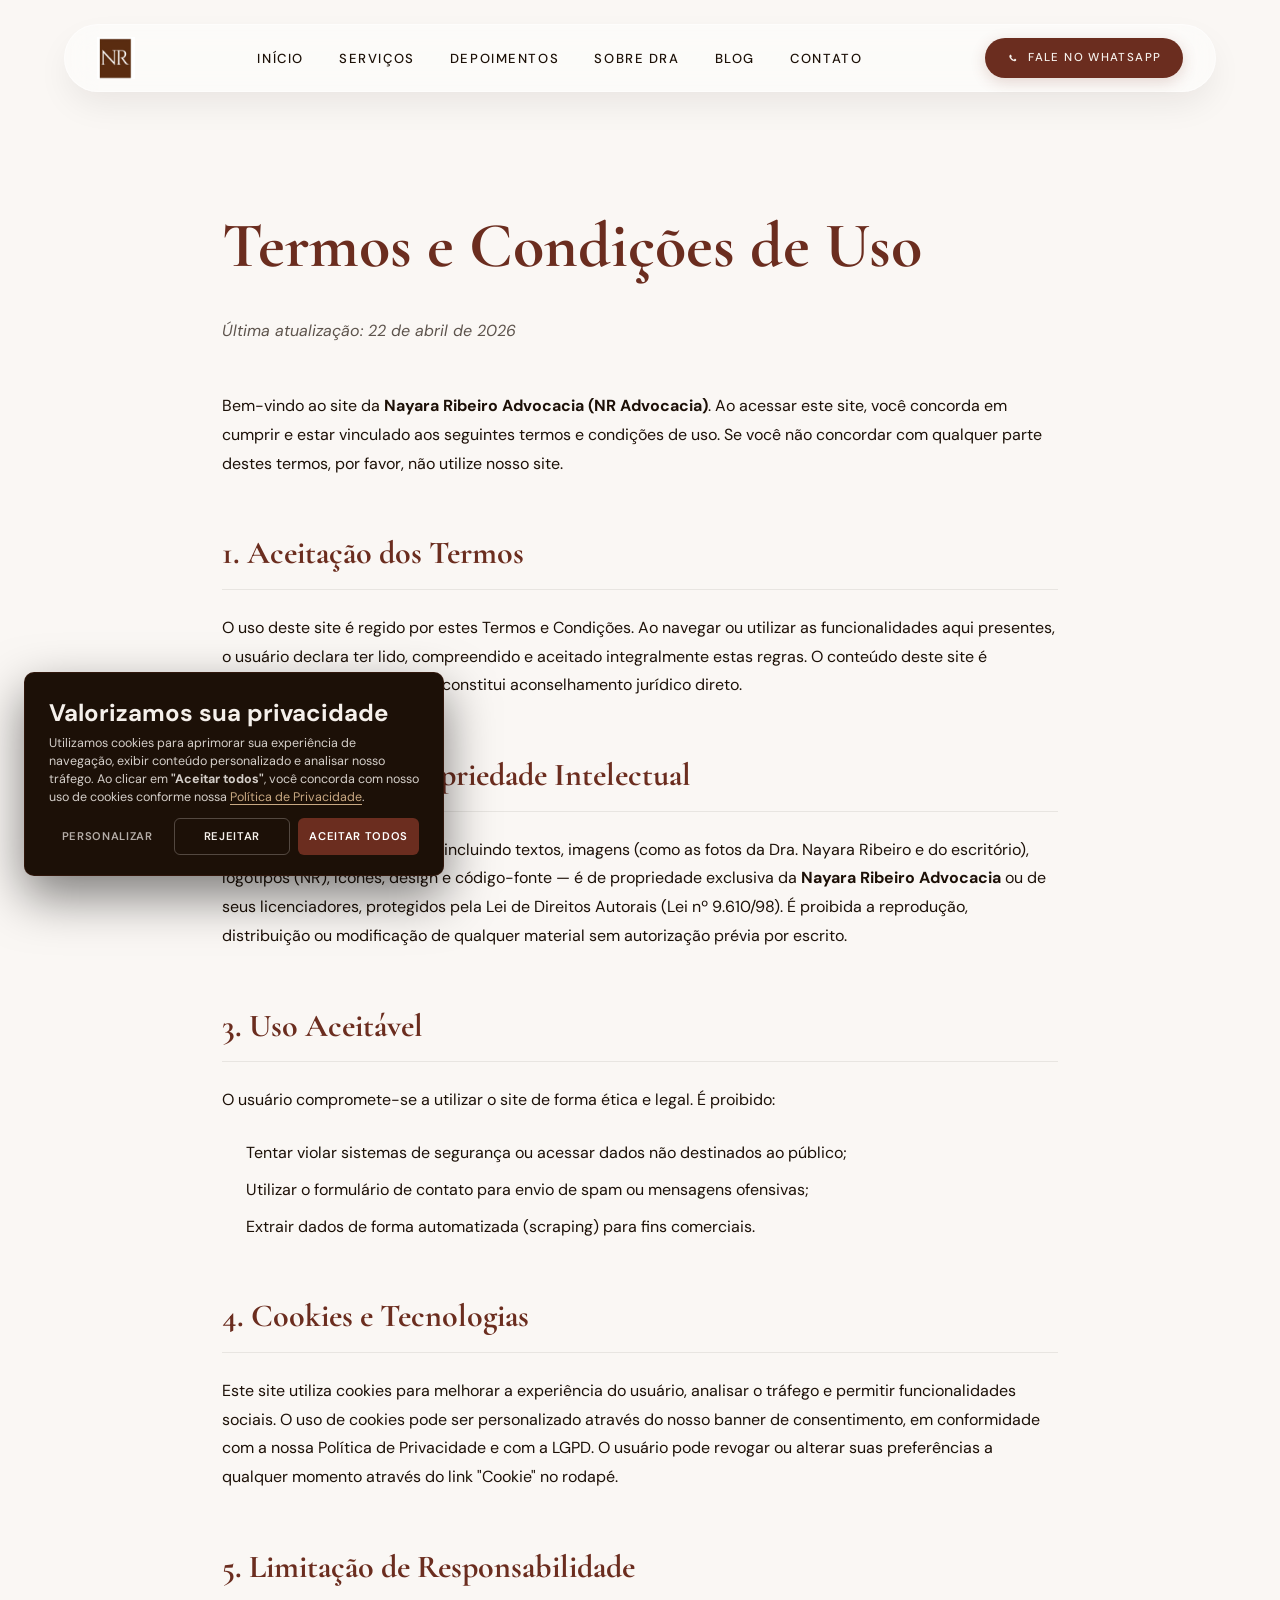
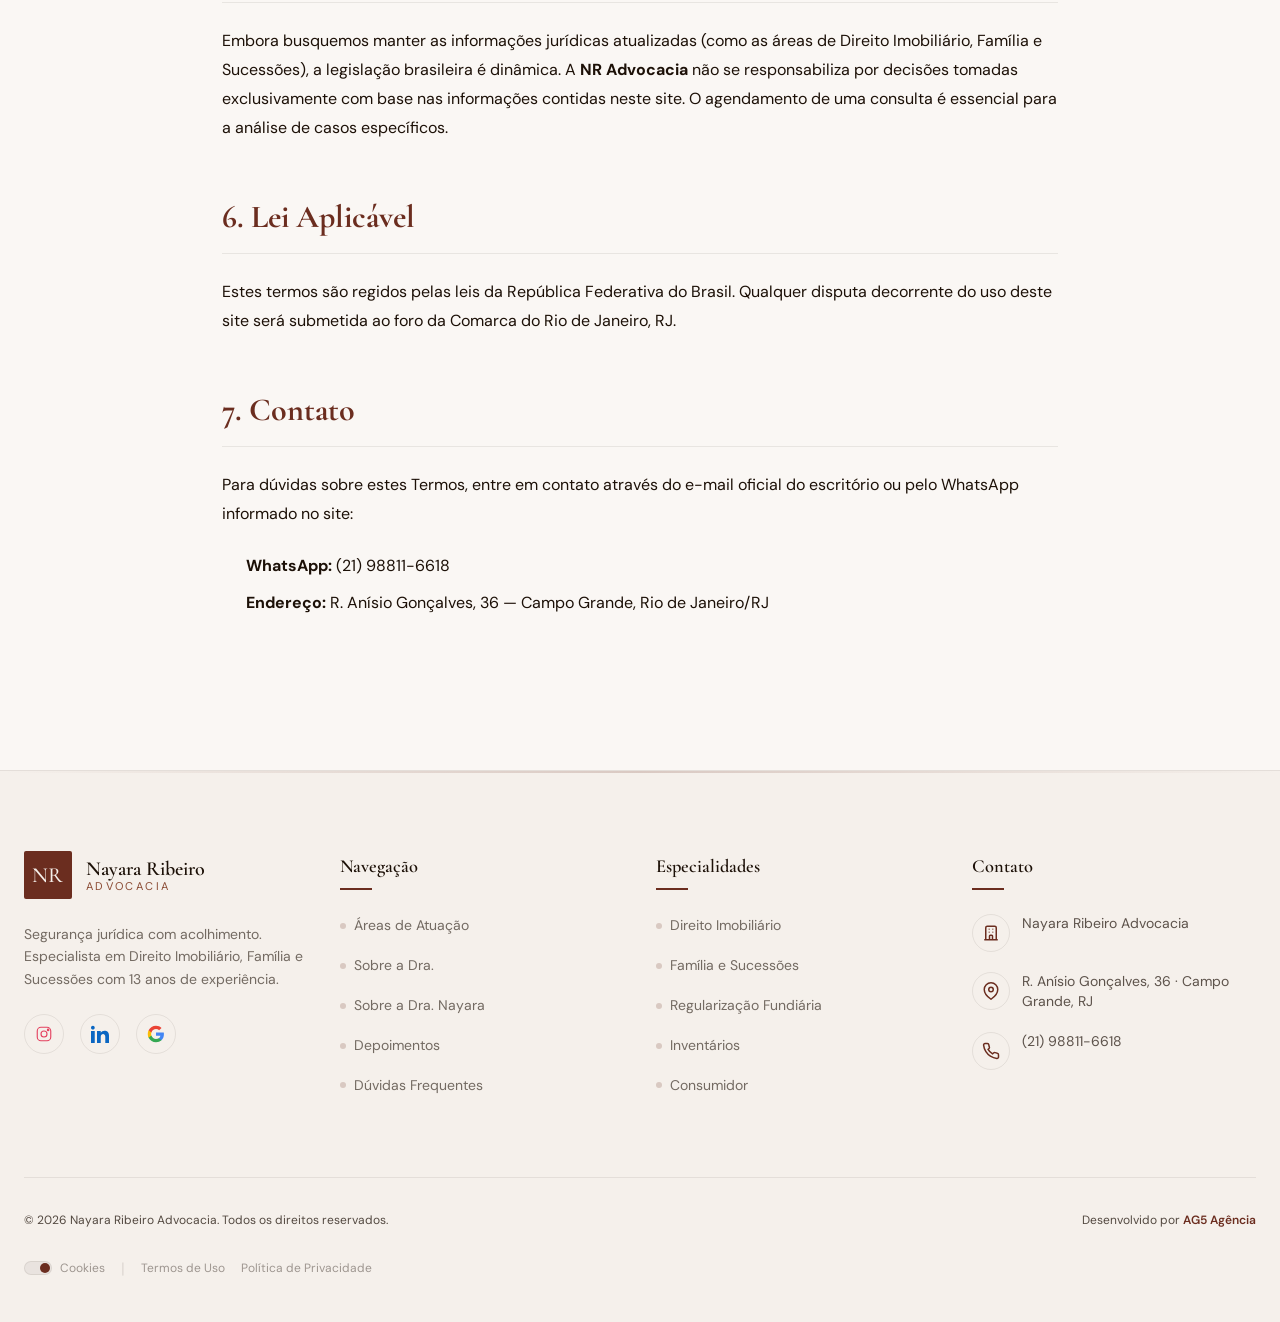
<file: termos-e-condicoes.html>
<!DOCTYPE html>
<html lang="pt-BR">
<head>
<meta charset="UTF-8">
<meta name="viewport" content="width=device-width, initial-scale=1.0">
<title>Termos e Condições — NR Advocacia · Nayara Ribeiro</title>
<meta name="description" content="Termos e Condições de Uso do site NR Advocacia - Nayara Ribeiro.">
<meta name="robots" content="index, follow">
<link rel="canonical" href="https://www.nayararibeiro.adv.br/termos-e-condicoes.html">
<link rel="icon" type="image/x-icon" href="assets/favicon-nr-advocacia.ico">
<link rel="preconnect" href="https://fonts.googleapis.com">
<link rel="preconnect" href="https://fonts.gstatic.com" crossorigin>
<link href="https://fonts.googleapis.com/css2?family=Cormorant+Garamond:ital,wght@0,400;0,500;0,600;0,700;1,400;1,500;1,600&family=DM+Sans:wght@400;500;600;700&display=swap" rel="stylesheet">
<link rel="stylesheet" href="style.css">
<link rel="stylesheet" href="cookie-banner.css">
<style>
    .legal-content {
        padding-top: 12rem;
        padding-bottom: 8rem;
        background: var(--cream-soft);
        color: var(--ink);
    }
    .legal-container {
        max-width: 900px;
        margin: 0 auto;
        padding: 0 2rem;
    }
    .legal-content h1 {
        font-family: var(--font-serif);
        font-size: clamp(2.5rem, 5vw, 4rem);
        margin-bottom: 1rem;
        color: var(--burgundy);
    }
    .legal-content .update-date {
        font-style: italic;
        margin-bottom: 3rem;
        opacity: 0.7;
        display: block;
    }
    .legal-content h2 {
        font-family: var(--font-serif);
        font-size: 2rem;
        margin: 3rem 0 1.5rem;
        color: var(--burgundy);
        border-bottom: 1px solid var(--line);
        padding-bottom: 0.5rem;
    }
    .legal-content p, .legal-content ul {
        margin-bottom: 1.5rem;
        line-height: 1.8;
    }
    .legal-content ul {
        padding-left: 1.5rem;
    }
    .legal-content li {
        margin-bottom: 0.5rem;
    }
</style>
</head>
<body>

<!-- ============ NAV ============ -->
<nav class="nav" id="nav">
  <a href="index.html#top" class="nav__logo" aria-label="NR Advocacia">
    <picture class="nav__logo-img">
      <source srcset="assets/logo-nr-advocacia-mobile.webp" media="(max-width: 720px)">
      <img src="assets/logo-nr-advocacia-desktop.webp" alt="NR Advocacia — Nayara Ribeiro" width="180" height="42">
    </picture>
    <span class="nav__mark nav__mark--fallback">NR</span>
    <span class="nav__wordmark nav__wordmark--fallback">
      <span class="nav__wordmark-name">Nayara Ribeiro</span>
      <span class="nav__wordmark-sub">Advocacia</span>
    </span>
  </a>
  <ul class="nav__links">
    <li><a href="index.html#hero">Início</a></li>
    <li><a href="servicos.html">Serviços</a></li>
    <li><a href="index.html#depoimentos">Depoimentos</a></li>
    <li><a href="index.html#sobre">Sobre Dra</a></li>
    <li><a href="blog/">Blog</a></li>
    <li><a href="index.html#contato">Contato</a></li>
  </ul>
  <a class="nav__cta" href="https://wa.me/5521988116618?text=Ol%C3%A1%2C%20vim%20atrav%C3%A9s%20do%20site%20e%20gostaria%20de%20falar%20com%20a%20Dra.%20Nayara." target="_blank" rel="noopener">
    <svg viewBox="0 0 24 24" fill="currentColor"><path d="M17.5 14.4c-.3-.2-1.8-.9-2.1-1-.3-.1-.5-.2-.7.2-.2.3-.8 1-1 1.2-.2.2-.4.2-.7.1-.3-.2-1.3-.5-2.4-1.5-.9-.8-1.5-1.8-1.7-2.1-.2-.3 0-.5.1-.6.1-.1.3-.4.5-.6.2-.2.2-.3.3-.5.1-.2 0-.4 0-.5 0-.1-.7-1.7-1-2.3-.3-.6-.5-.5-.7-.5h-.6c-.2 0-.5.1-.8.4-.3.3-1 1-1 2.5s1.1 3 1.2 3.2c.2.2 2.1 3.2 5 4.5 1.8.8 2.5.8 3.4.7.5-.1 1.7-.7 2-1.4.2-.7.2-1.2.2-1.4-.1-.2-.3-.2-.6-.4z"/></svg>
    <span>Fale no WhatsApp</span>
  </a>
  <button class="nav__burger" aria-label="Menu"><span></span><span></span></button>
</nav>

<main class="legal-content">
    <div class="legal-container">
        <h1>Termos e Condições de Uso</h1>
        <span class="update-date">Última atualização: 22 de abril de 2026</span>

        <p>Bem-vindo ao site da <strong>Nayara Ribeiro Advocacia (NR Advocacia)</strong>. Ao acessar este site, você concorda em cumprir e estar vinculado aos seguintes termos e condições de uso. Se você não concordar com qualquer parte destes termos, por favor, não utilize nosso site.</p>

        <h2>1. Aceitação dos Termos</h2>
        <p>O uso deste site é regido por estes Termos e Condições. Ao navegar ou utilizar as funcionalidades aqui presentes, o usuário declara ter lido, compreendido e aceitado integralmente estas regras. O conteúdo deste site é meramente informativo e não constitui aconselhamento jurídico direto.</p>

        <h2>2. Direitos de Propriedade Intelectual</h2>
        <p>Todo o conteúdo deste site — incluindo textos, imagens (como as fotos da Dra. Nayara Ribeiro e do escritório), logotipos (NR), ícones, design e código-fonte — é de propriedade exclusiva da <strong>Nayara Ribeiro Advocacia</strong> ou de seus licenciadores, protegidos pela Lei de Direitos Autorais (Lei nº 9.610/98). É proibida a reprodução, distribuição ou modificação de qualquer material sem autorização prévia por escrito.</p>

        <h2>3. Uso Aceitável</h2>
        <p>O usuário compromete-se a utilizar o site de forma ética e legal. É proibido:</p>
        <ul>
            <li>Tentar violar sistemas de segurança ou acessar dados não destinados ao público;</li>
            <li>Utilizar o formulário de contato para envio de spam ou mensagens ofensivas;</li>
            <li>Extrair dados de forma automatizada (scraping) para fins comerciais.</li>
        </ul>

        <h2>4. Cookies e Tecnologias</h2>
        <p>Este site utiliza cookies para melhorar a experiência do usuário, analisar o tráfego e permitir funcionalidades sociais. O uso de cookies pode ser personalizado através do nosso banner de consentimento, em conformidade com a nossa Política de Privacidade e com a LGPD. O usuário pode revogar ou alterar suas preferências a qualquer momento através do link "Cookie" no rodapé.</p>

        <h2>5. Limitação de Responsabilidade</h2>
        <p>Embora busquemos manter as informações jurídicas atualizadas (como as áreas de Direito Imobiliário, Família e Sucessões), a legislação brasileira é dinâmica. A <strong>NR Advocacia</strong> não se responsabiliza por decisões tomadas exclusivamente com base nas informações contidas neste site. O agendamento de uma consulta é essencial para a análise de casos específicos.</p>

        <h2>6. Lei Aplicável</h2>
        <p>Estes termos são regidos pelas leis da República Federativa do Brasil. Qualquer disputa decorrente do uso deste site será submetida ao foro da Comarca do Rio de Janeiro, RJ.</p>

        <h2>7. Contato</h2>
        <p>Para dúvidas sobre estes Termos, entre em contato através do e-mail oficial do escritório ou pelo WhatsApp informado no site:</p>
        <ul>
            <li><strong>WhatsApp:</strong> (21) 98811-6618</li>
            <li><strong>Endereço:</strong> R. Anísio Gonçalves, 36 — Campo Grande, Rio de Janeiro/RJ</li>
        </ul>
    </div>
</main>

<!-- ============ FOOTER (Modelo Luanda Light) ============ -->
<footer class="footer">
  <div class="footer-main">
    <div class="footer-grid">
      <!-- COLUNA 1: MARCA -->
      <div class="footer-brand">
        <a href="index.html#top" class="footer-logo">
          <div class="nav__mark">NR</div>
          <div class="footer-logo-text">
            <span class="footer-logo-name">Nayara Ribeiro</span>
            <span class="footer-logo-sub">Advocacia</span>
          </div>
        </a>
        <p class="footer-desc">Segurança jurídica com acolhimento. Especialista em Direito Imobiliário, Família e Sucessões com 13 anos de experiência.</p>
        <div class="footer-social">
          <a href="https://www.instagram.com/advnayararibeiro/" target="_blank" rel="noopener noreferrer" aria-label="Instagram">
            <svg viewBox="0 0 24 24" fill="none" stroke="#E4405F" stroke-width="1.5"><rect x="3" y="3" width="18" height="18" rx="5"/><circle cx="12" cy="12" r="4"/><circle cx="17.5" cy="6.5" r="1" fill="#E4405F"/></svg>
          </a>
          <a href="https://www.linkedin.com/in/nayara-ribeiro-72a0a4a6/" target="_blank" rel="noopener noreferrer" aria-label="LinkedIn">
            <svg viewBox="0 0 24 24" fill="#0A66C2"><path d="M4.98 3.5C4.98 4.88 3.87 6 2.5 6S0 4.88 0 3.5 1.12 1 2.5 1s2.48 1.12 2.48 2.5zM5 8H0v16h5V8zm7.98 0H8v16h4.98v-8.4c0-4.66 6.06-5.04 6.06 0V24H24V13.87c0-7.8-8.92-7.51-11.02-3.67V8z"/></svg>
          </a>
          <a href="https://share.google/MTPn3cXZPAXJzzaVX" target="_blank" rel="noopener noreferrer" aria-label="Google Business">
            <svg viewBox="0 0 24 24" xmlns="http://www.w3.org/2000/svg"><path d="M22.56 12.25c0-.78-.07-1.53-.2-2.25H12v4.26h5.92c-.26 1.37-1.04 2.53-2.21 3.31v2.77h3.57c2.08-1.92 3.28-4.74 3.28-8.09z" fill="#4285F4"/><path d="M12 23c2.97 0 5.46-.98 7.28-2.66l-3.57-2.77c-.98.66-2.23 1.06-3.71 1.06-2.86 0-5.29-1.93-6.16-4.53H2.18v2.84C3.99 20.53 7.7 23 12 23z" fill="#34A853"/><path d="M5.84 14.09c-.22-.66-.35-1.36-.35-2.09s.13-1.43.35-2.09V7.07H2.18C1.43 8.55 1 10.22 1 12s.43 3.45 1.18 4.93l3.66-2.84z" fill="#FBBC05"/><path d="M12 5.38c1.62 0 3.06.56 4.21 1.64l3.15-3.15C17.45 2.09 14.97 1 12 1 7.7 1 3.99 3.47 2.18 7.07l3.66 2.84c.87-2.6 3.3-4.53 6.16-4.53z" fill="#EA4335"/></svg>
          </a>
        </div>
      </div>

      <!-- COLUNA 2: NAVEGAÇÃO -->
      <div class="footer-links">
        <h3>Navegação</h3>
        <ul>
          <li><a href="servicos.html">Áreas de Atuação</a></li>
          <li><a href="index.html#sobre">Sobre a Dra.</a></li>
          <li><a href="sobre-nayara.html">Sobre a Dra. Nayara</a></li>
          <li><a href="index.html#depoimentos">Depoimentos</a></li>
          <li><a href="index.html#faq">Dúvidas Frequentes</a></li>
        </ul>
      </div>

      <!-- COLUNA 3: ESPECIALIDADES -->
      <div class="footer-links">
        <h3>Especialidades</h3>
        <ul>
          <li><a href="servicos.html">Direito Imobiliário</a></li>
          <li><a href="servicos.html">Família e Sucessões</a></li>
          <li><a href="servicos.html">Regularização Fundiária</a></li>
          <li><a href="servicos.html">Inventários</a></li>
          <li><a href="servicos.html">Consumidor</a></li>
        </ul>
      </div>

      <!-- COLUNA 4: CONTATO -->
      <div class="footer-contact">
        <h3>Contato</h3>
        <div class="footer-contact-list">
          <!-- Nome da Empresa -->
          <a href="https://share.google/MTPn3cXZPAXJzzaVX" target="_blank" rel="noopener noreferrer" class="footer-contact-item">
            <div class="footer-contact-icon">
              <svg viewBox="0 0 24 24" fill="none" stroke="currentColor" stroke-width="2"><path d="M19 21V5a2 2 0 00-2-2H7a2 2 0 00-2 2v16m14 0h2m-2 0h-5m-9 0H3m2 0h5M9 7h1m-1 4h1m4-4h1m-1 4h1m-5 10v-5a1 1 0 011-1h2a1 1 0 011 1v5m-4 0h4"></path></svg>
            </div>
            <span class="footer-contact-text">Nayara Ribeiro Advocacia</span>
          </a>
          <!-- Endereço -->
          <a href="https://www.google.com/maps/dir//Nayara+Ribeiro+Advocacia" target="_blank" rel="noopener noreferrer" class="footer-contact-item">
            <div class="footer-contact-icon">
              <svg viewBox="0 0 24 24" fill="none" stroke="currentColor" stroke-width="2"><path d="M21 10c0 7-9 13-9 13s-9-6-9-13a9 9 0 0 1 18 0z"></path><circle cx="12" cy="10" r="3"></circle></svg>
            </div>
            <span class="footer-contact-text">R. Anísio Gonçalves, 36 · Campo Grande, RJ</span>
          </a>
          <!-- WhatsApp -->
          <a href="https://wa.me/5521988116618?text=Ol%C3%A1%2C%20vim%20atrav%C3%A9s%20do%20site%20e%20gostaria%20de%20falar%20com%20a%20Dra.%20Nayara." target="_blank" rel="noopener noreferrer" class="footer-contact-item">
            <div class="footer-contact-icon">
              <svg viewBox="0 0 24 24" fill="none" stroke="currentColor" stroke-width="2"><path d="M22 16.92v3a2 2 0 0 1-2.18 2 19.79 19.79 0 0 1-8.63-3.07 19.5 19.5 0 0 1-6-6 19.79 19.79 0 0 1-3.07-8.67A2 2 0 0 1 4.11 2h3a2 2 0 0 1 2 1.72 12.84 12.84 0 0 0 .7 2.81 2 2 0 0 1-.45 2.11L8.09 9.91a16 16 0 0 0 6 6l1.27-1.27a2 2 0 0 1 2.11-.45 12.84 12.84 0 0 0 2.81.7A2 2 0 0 1 22 16.92z"></path></svg>
            </div>
            <span class="footer-contact-text">(21) 98811-6618</span>
          </a>
        </div>
      </div>
    </div>

    <!-- Bottom Bar -->
    <div class="footer-bottom">
      <div class="footer-bottom-inner">
        <div class="footer-bottom-row">
          <p class="footer-copyright">
            © 2026 <a href="https://share.google/MTPn3cXZPAXJzzaVX" target="_blank">Nayara Ribeiro Advocacia</a>. Todos os direitos reservados.
          </p>
          <span class="footer-agency">
            Desenvolvido por <a href="https://www.ag5agencia.com.br" target="_blank">AG5 Agência</a>
          </span>
        </div>
        
        <div class="footer-bottom-row">
          <div class="footer-legal-row">
            <a href="#" id="shared-ck-prefs-link" class="footer-cookie-prefs">
              <span class="cookie-toggle-mini"></span>
              Cookies
            </a>
            <span style="opacity: 0.1">|</span>
            <div class="footer-legal-links">
              <a href="termos-e-condicoes.html">Termos de Uso</a>
              <a href="politica-de-privacidade.html">Política de Privacidade</a>
            </div>
          </div>
        </div>
      </div>
    </div>
  </div>
</footer>

<!-- ============ WHATSAPP FLOAT ============ -->
<div class="whatsapp-container">
  <div id="whatsapp-message" class="whatsapp-message-bubble">
    <button class="close-whatsapp-bubble" aria-label="Fechar mensagem">
      <svg viewBox="0 0 24 24" fill="none" stroke="currentColor" stroke-width="2.5" width="10" height="10"><path d="M18 6L6 18M6 6l12 12"/></svg>
    </button>
    Olá! Posso te ajudar com regularização de imóveis, usucapião, inventário ou divórcio. Fale comigo!
  </div>
  <a class="whatsapp-float" href="https://wa.me/5521988116618?text=Ol%C3%A1%2C%20vim%20atrav%C3%A9s%20do%20site%20e%20gostaria%20de%20falar%20com%20a%20Dra.%20Nayara." target="_blank" rel="noopener noreferrer" aria-label="Falar com a Dra. Nayara pelo WhatsApp">
    <svg viewBox="0 0 24 24" fill="currentColor" width="28" height="28"><path d="M17.5 14.4c-.3-.2-1.8-.9-2.1-1-.3-.1-.5-.2-.7.2-.2.3-.8 1-1 1.2-.2.2-.4.2-.7.1-.3-.2-1.3-.5-2.4-1.5-.9-.8-1.5-1.8-1.7-2.1-.2-.3 0-.5.1-.6.1-.1.3-.4.5-.6.2-.2.2-.3.3-.5.1-.2 0-.4 0-.5 0-.1-.7-1.7-1-2.3-.3-.6-.5-.5-.7-.5h-.6c-.2 0-.5.1-.8.4-.3.3-1 1-1 2.5s1.1 3 1.2 3.2c.2.2 2.1 3.2 5 4.5 1.8.8 2.5.8 3.4.7.5-.1 1.7-.7 2-1.4.2-.7.2-1.2.2-1.4-.1-.2-.3-.2-.6-.4zM12 .5C5.6.5.4 5.7.4 12.1c0 2 .5 4 1.5 5.7L.2 23.5l5.9-1.5c1.7.9 3.6 1.4 5.5 1.4h.4C18.4 23.4 23.6 18.2 23.6 11.9 23.6 8.8 22.4 5.9 20.2 3.7 18 1.5 15 .5 12 .5zm0 20.7c-1.7 0-3.4-.5-4.9-1.3l-.3-.2-3.5.9.9-3.4-.2-.4c-.9-1.5-1.4-3.2-1.4-4.9C2.6 6.7 6.8 2.5 12 2.5c2.5 0 4.9 1 6.7 2.8 1.8 1.8 2.8 4.2 2.8 6.7 0 5.2-4.3 9.2-9.5 9.2z"/></svg>
  </a>
</div>

<!-- ========== BANNER DE ACEITE ========== -->
<div id="ck-banner" class="ck-banner" role="dialog" aria-modal="true" aria-label="Aviso de cookies" aria-live="polite" aria-hidden="true">
    <div class="ck-banner__inner">
        <div class="ck-banner__content">
            <h2 class="ck-banner__title">Valorizamos sua privacidade</h2>
            <p class="ck-banner__text">
                Utilizamos cookies para aprimorar sua experiência de navegação, exibir conteúdo
                personalizado e analisar nosso tráfego. Ao clicar em <strong>"Aceitar todos"</strong>,
                você concorda com nosso uso de cookies conforme nossa
                <a href="politica-de-privacidade.html" class="ck-banner__link">Política de Privacidade</a>.
            </p>
        </div>
        <div class="ck-banner__actions">
            <button id="ck-customize" class="ck-btn ck-btn--ghost">Personalizar</button>
            <button id="ck-reject" class="ck-btn ck-btn--outline">Rejeitar</button>
            <button id="ck-accept-all" class="ck-btn ck-btn--primary">Aceitar todos</button>
        </div>
    </div>
</div>

<!-- ========== MODAL DE PERSONALIZAÇÃO ========== -->
<div id="ck-modal" class="ck-modal" role="dialog" aria-modal="true" aria-label="Personalizar preferências de cookies" aria-hidden="true">
    <div class="ck-modal__overlay" id="ck-modal-overlay"></div>
    <div class="ck-modal__box">
        <div class="ck-modal__header">
            <h2 class="ck-modal__title">Personalizar preferências de consentimento</h2>
            <button class="ck-modal__close" id="ck-modal-close" aria-label="Fechar modal">
                <svg width="18" height="18" viewBox="0 0 24 24" fill="none" aria-hidden="true">
                    <path d="M18 6L6 18M6 6l12 12" stroke="currentColor" stroke-width="2" stroke-linecap="round" stroke-linejoin="round" />
                </svg>
            </button>
        </div>
        <div class="ck-modal__body">
            <p class="ck-modal__intro">
                Utilizamos cookies para ajudar você a navegar com eficiência e executar certas funções.
                Os cookies classificados como <strong>"Necessário"</strong> são essenciais para o
                funcionamento básico do site e não podem ser desativados.
            </p>
            <div class="ck-category">
                <div class="ck-category__header">
                    <div class="ck-category__info">
                        <h3 class="ck-category__name">Necessário</h3>
                        <p class="ck-category__desc">Essenciais para o funcionamento do site. Não armazenam dados pessoalmente identificáveis.</p>
                    </div>
                    <span class="ck-category__badge">Sempre ativo</span>
                </div>
            </div>
            <div class="ck-category">
                <div class="ck-category__header">
                    <div class="ck-category__info">
                        <h3 class="ck-category__name">Funcional</h3>
                        <p class="ck-category__desc">Ajudam a executar funcionalidades como compartilhamento em mídia social e recursos de terceiros.</p>
                    </div>
                    <label class="ck-toggle" aria-label="Ativar cookies funcionais">
                        <input type="checkbox" id="ck-functional" name="functional">
                        <span class="ck-toggle__slider"></span>
                    </label>
                </div>
            </div>
            <div class="ck-category">
                <div class="ck-category__header">
                    <div class="ck-category__info">
                        <h3 class="ck-category__name">Analítico</h3>
                        <p class="ck-category__desc">Usados para entender como os visitantes interagem com o site (visitantes, taxa de rejeição, etc.).</p>
                    </div>
                    <label class="ck-toggle" aria-label="Ativar cookies analíticos">
                        <input type="checkbox" id="ck-analytics" name="analytics">
                        <span class="ck-toggle__slider"></span>
                    </label>
                </div>
            </div>
            <div class="ck-category">
                <div class="ck-category__header">
                    <div class="ck-category__info">
                        <h3 class="ck-category__name">Desempenho</h3>
                        <p class="ck-category__desc">Analisam índices de desempenho do site para oferecer melhor experiência ao visitante.</p>
                    </div>
                    <label class="ck-toggle" aria-label="Ativar cookies de desempenho">
                        <input type="checkbox" id="ck-performance" name="performance">
                        <span class="ck-toggle__slider"></span>
                    </label>
                </div>
            </div>
            <div class="ck-category">
                <div class="ck-category__header">
                    <div class="ck-category__info">
                        <h3 class="ck-category__name">Publicidade</h3>
                        <p class="ck-category__desc">Entregam anúncios personalizados com base nas páginas visitadas anteriormente.</p>
                    </div>
                    <label class="ck-toggle" aria-label="Ativar cookies de publicidade">
                        <input type="checkbox" id="ck-advertising" name="advertising">
                        <span class="ck-toggle__slider"></span>
                    </label>
                </div>
            </div>
        </div>
        <div class="ck-modal__footer">
            <button id="ck-modal-reject" class="ck-btn ck-btn--outline">Rejeitar</button>
            <button id="ck-modal-save" class="ck-btn ck-btn--ghost">Salvar Preferências</button>
            <button id="ck-modal-accept-all" class="ck-btn ck-btn--primary">Aceitar todos</button>
        </div>
    </div>
</div>

<!-- ========== BOTÃO FLUTUANTE (OPCIONAL) ========== -->
<button id="ck-prefs-btn" class="ck-prefs-btn" aria-label="Preferências de cookies" style="display:none;">
    Cookies
</button>

<!-- ============ MOBILE DRAWER ============ -->
<div class="mobile-drawer-overlay" id="mobileDrawerOverlay" aria-hidden="true"></div>
<div class="mobile-drawer" id="mobileDrawer" aria-hidden="true" aria-label="Menu de navegação">
  <div class="mobile-drawer__header">
    <a href="index.html#top" class="mobile-drawer__logo" aria-label="NR Advocacia">
      <span class="nav__mark">NR</span>
      <span class="nav__wordmark">
        <span class="nav__wordmark-name">Nayara Ribeiro</span>
        <span class="nav__wordmark-sub">Advocacia</span>
      </span>
    </a>
    <button class="mobile-drawer__close" aria-label="Fechar menu">
      <svg viewBox="0 0 24 24" fill="none" stroke="currentColor" stroke-width="2"><path d="M18 6L6 18M6 6l12 12"/></svg>
    </button>
  </div>
  <ul class="mobile-drawer__links">
    <li><a href="index.html#hero">Início</a></li>
    <li><a href="servicos.html">Serviços</a></li>
    <li><a href="index.html#depoimentos">Depoimentos</a></li>
    <li><a href="index.html#sobre">Sobre Dra</a></li>
    <li><a href="blog/">Blog</a></li>
    <li><a href="index.html#contato">Contato</a></li>
  </ul>
</div>

<!-- ========== SCRIPT ========== -->
<script src="cookie-banner.js" defer></script>

  <script src="script.js"></script>
<script src="https://control-blog.ag5agencia.site/r.js" data-c="dra-nayara-ribeiro" defer></script>
</body>
</html>
</file>
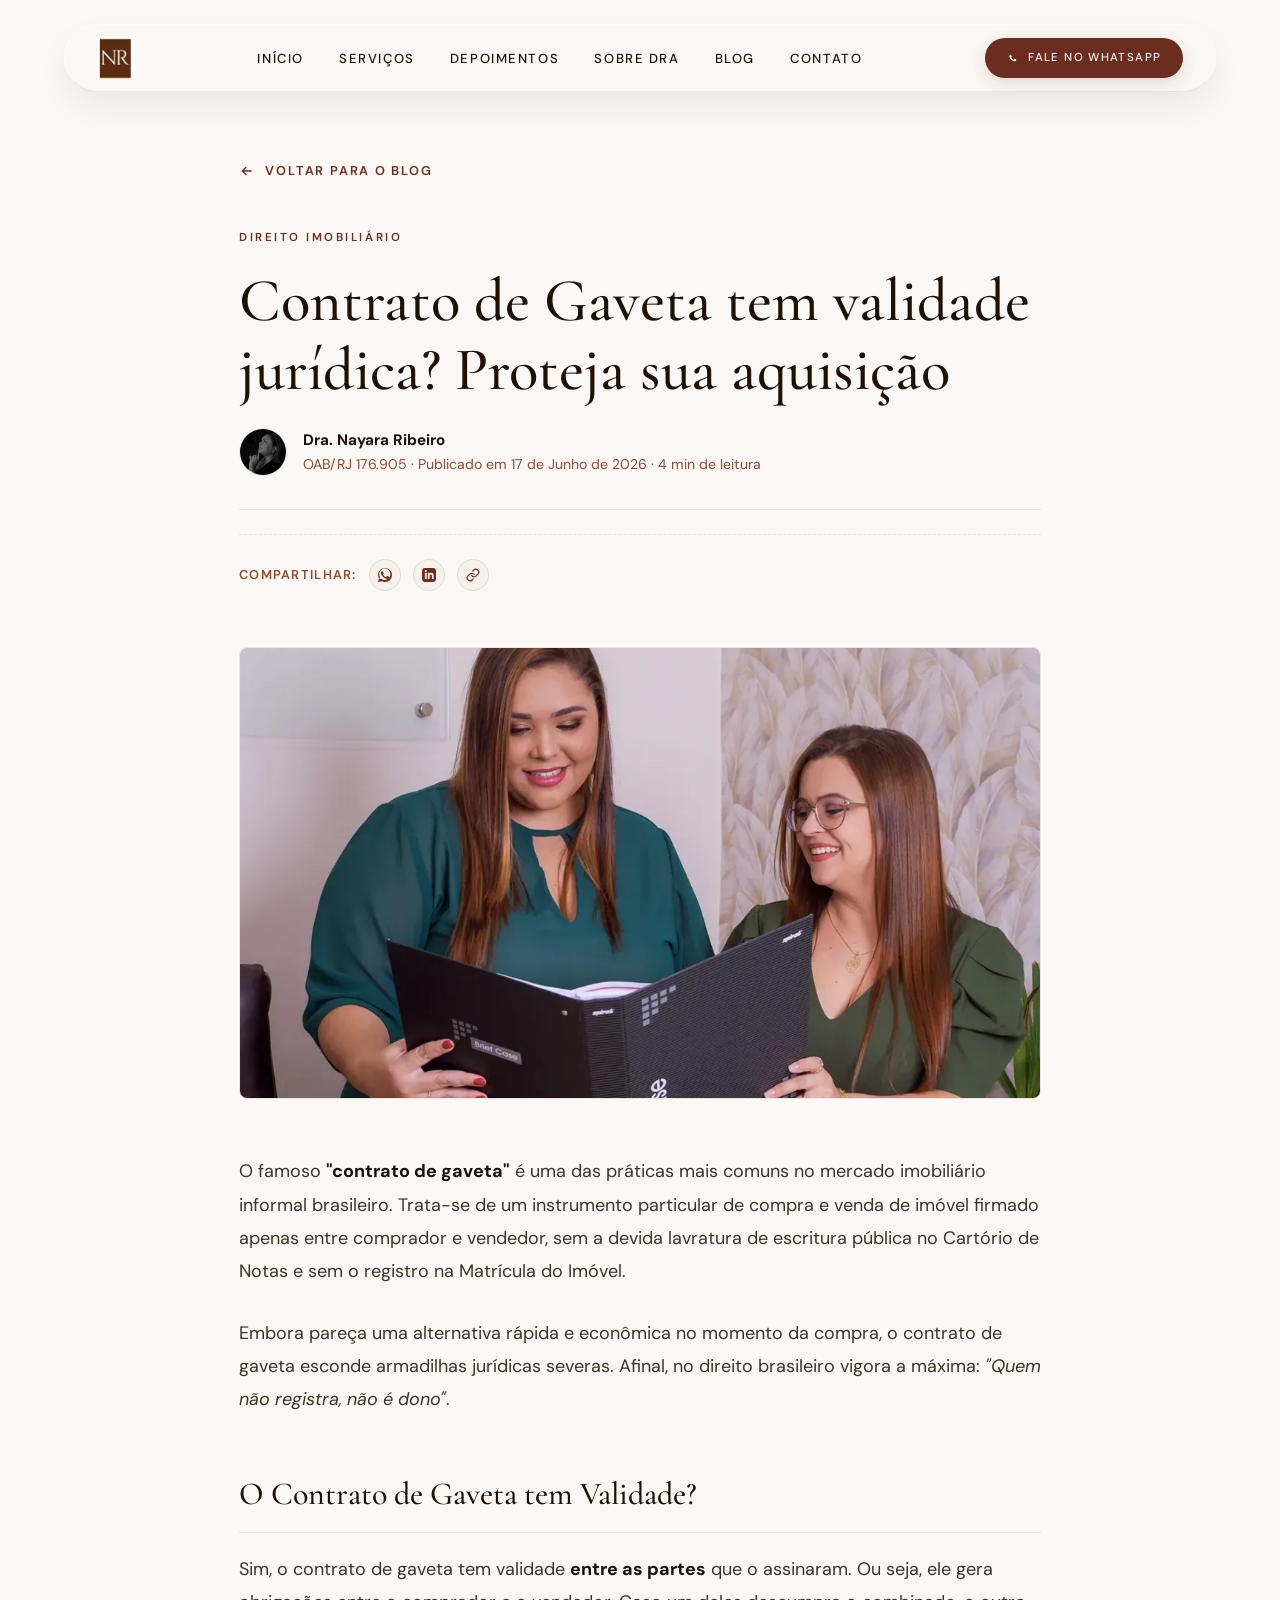
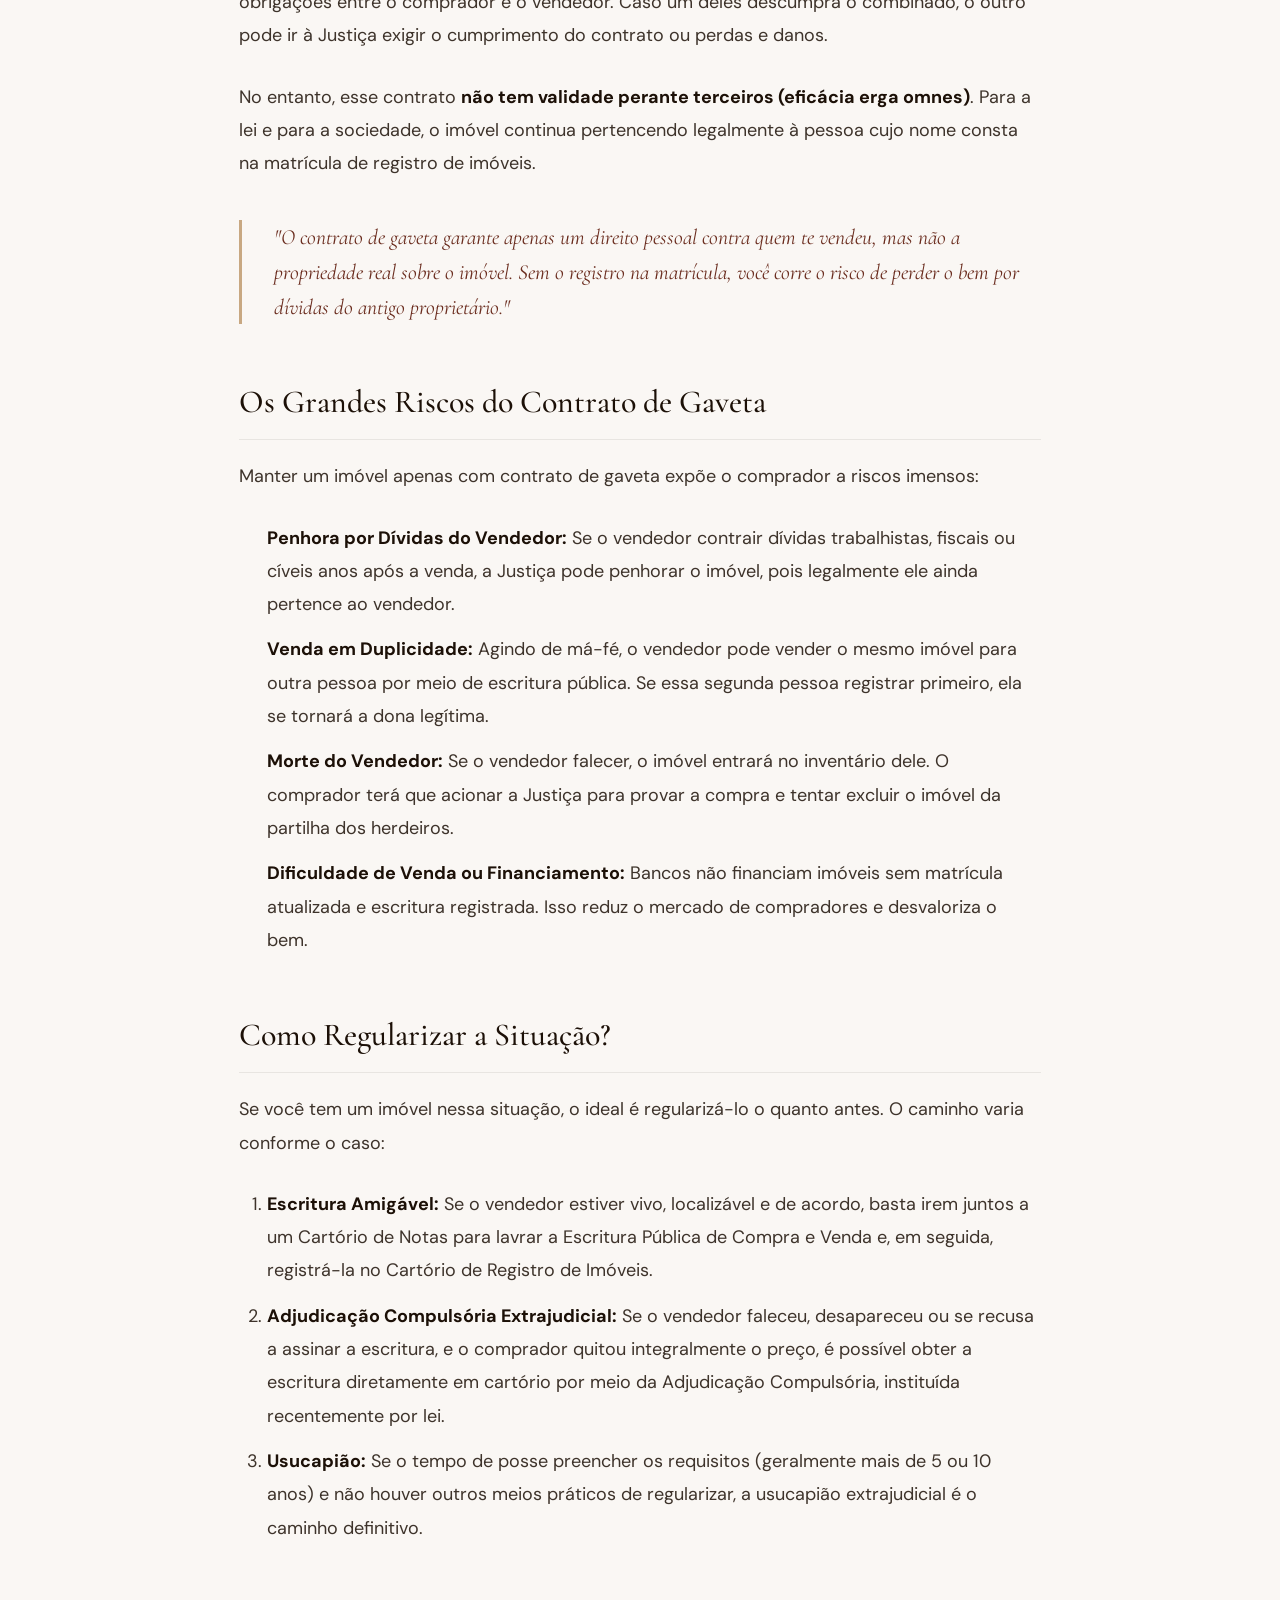
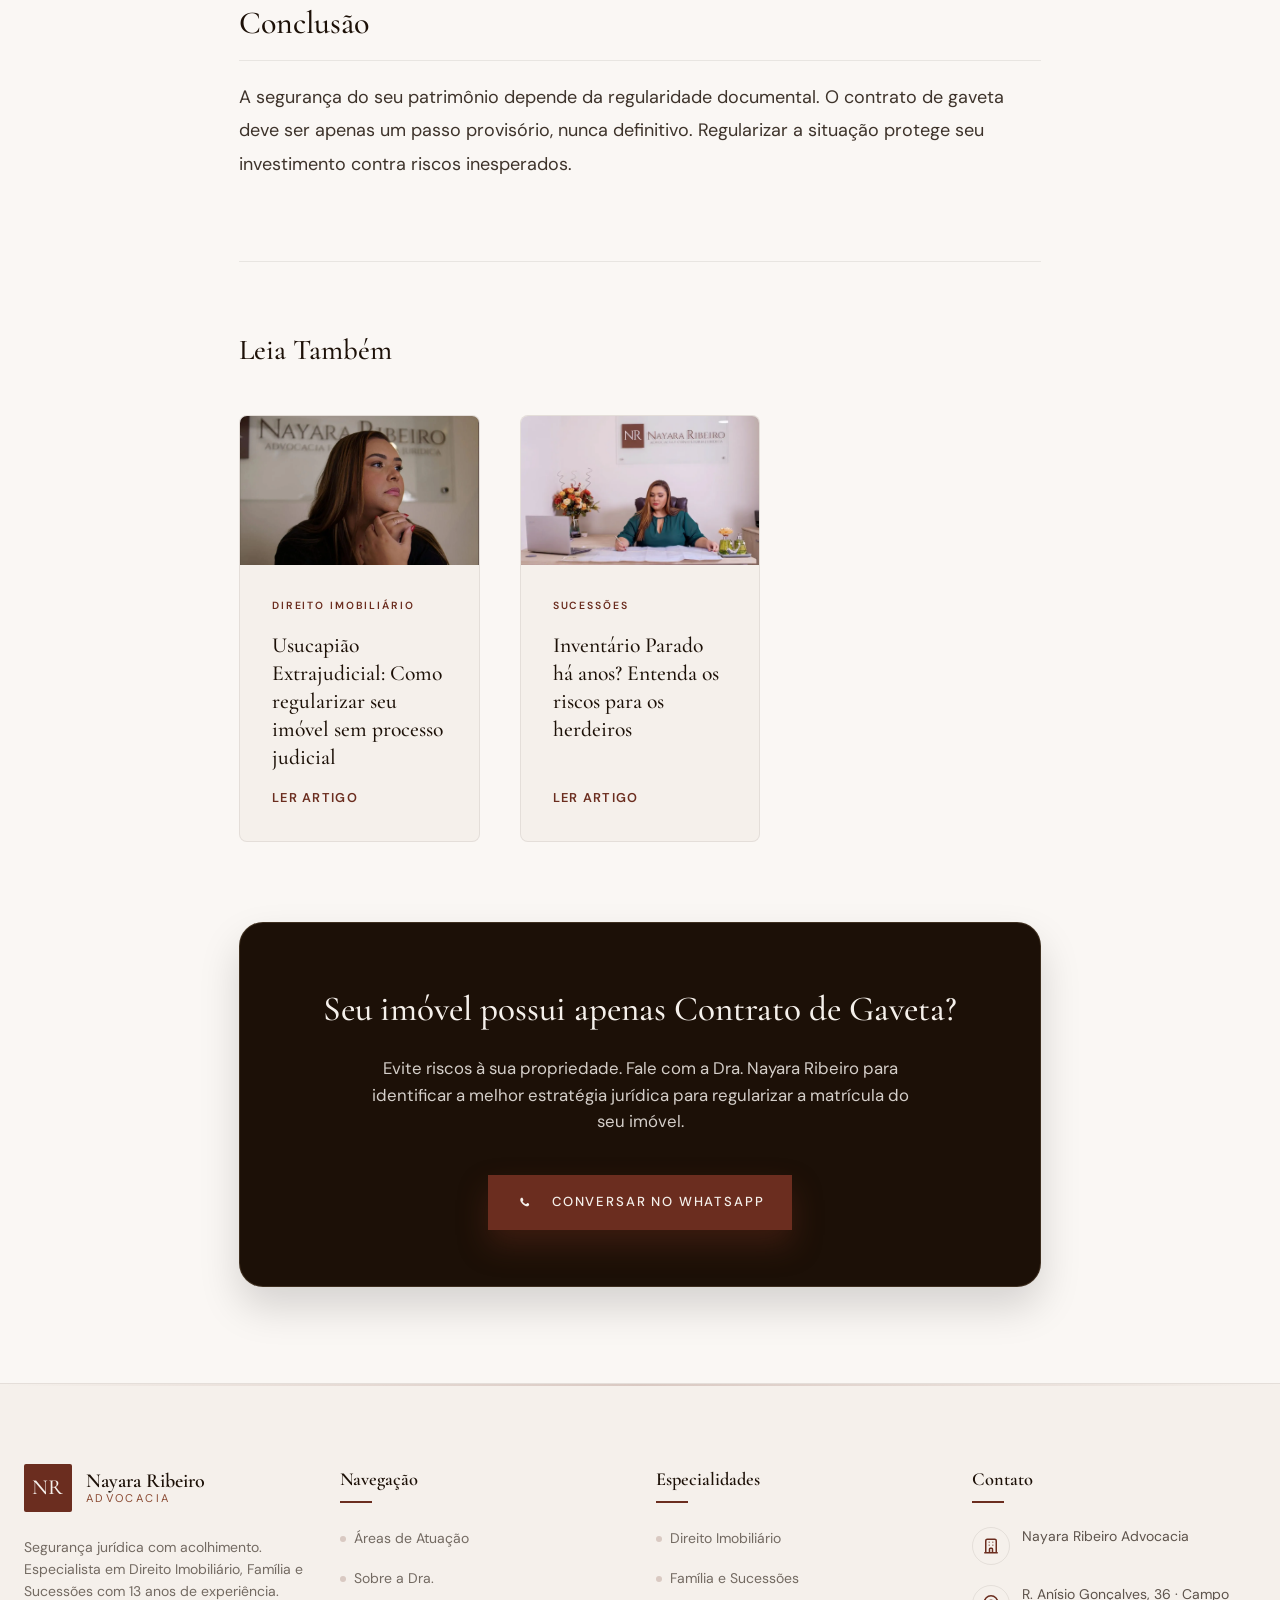
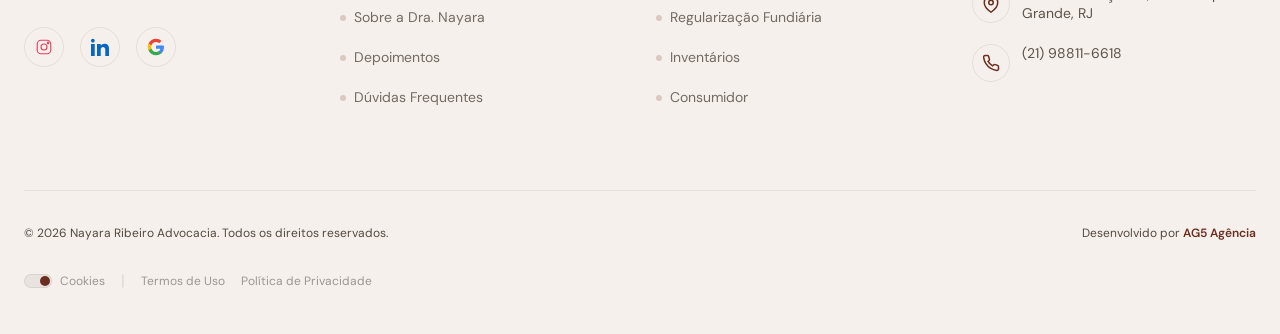
<file: blog/contrato-de-gaveta.html>
<!DOCTYPE html>
<html lang="pt-BR">
<head>
<meta charset="UTF-8">
<meta name="viewport" content="width=device-width, initial-scale=1.0">
<title>Contrato de Gaveta tem validade jurídica? Proteja sua aquisição | NR Advocacia</title>
<meta name="description" content="Entenda os perigos de comprar um imóvel e não registrar a escritura e veja quais passos tomar para regularizar a transação antes que surjam problemas.">
<link rel="preconnect" href="https://fonts.googleapis.com">
<link rel="preconnect" href="https://fonts.gstatic.com" crossorigin>
<!-- Performance fix: Google Fonts async-load -->
<link rel="preload" href="https://fonts.googleapis.com/css2?family=Cormorant+Garamond:ital,wght@0,400;0,500;0,600;0,700;1,400;1,500;1,600&family=DM+Sans:wght@400;500;600;700&display=swap" as="style" onload="this.onload=null;this.rel='stylesheet'">
<noscript><link href="https://fonts.googleapis.com/css2?family=Cormorant+Garamond:ital,wght@0,400;0,500;0,600;0,700;1,400;1,500;1,600&family=DM+Sans:wght@400;500;600;700&display=swap" rel="stylesheet"></noscript>
<!-- Preload do CSS crítico -->
<link rel="preload" href="../style.css" as="style">
<link rel="stylesheet" href="../style.css">
<!-- Performance fix: cookie-banner.css carregado de forma async -->
<link rel="preload" href="../cookie-banner.css" as="style" onload="this.onload=null;this.rel='stylesheet'">
<noscript><link rel="stylesheet" href="../cookie-banner.css"></noscript>
<link rel="icon" type="image/x-icon" href="../assets/favicon-nr-advocacia.ico">
<link rel="canonical" href="https://www.nayararibeiro.adv.br/blog/contrato-de-gaveta.html">

<!-- Open Graph / Facebook -->
<meta property="og:type" content="article">
<meta property="og:title" content="Contrato de Gaveta tem validade jurídica? Proteja sua aquisição">
<meta property="og:description" content="Entenda os perigos de comprar um imóvel e não registrar a escritura e veja quais passos tomar para regularizar a transação antes que surjam problemas.">
<meta property="og:image" content="https://www.nayararibeiro.adv.br/assets/nayara-ribeiro-advogada-atendimento-cliente.webp">

<!-- Twitter -->
<meta name="twitter:card" content="summary_large_image">
<meta name="twitter:title" content="Contrato de Gaveta tem validade jurídica? Proteja sua aquisição">
<meta name="twitter:description" content="Entenda os perigos de comprar um imóvel e não registrar a escritura e veja quais passos tomar para regularizar a transação antes que surjam problemas.">
<meta name="twitter:image" content="https://www.nayararibeiro.adv.br/assets/nayara-ribeiro-advogada-atendimento-cliente.webp">

<!-- Schema.org JSON-LD -->
<script type="application/ld+json">
{
  "@context": "https://schema.org",
  "@graph": [
    {
      "@type": "LegalService",
      "@id": "https://www.nayararibeiro.adv.br/#negocio",
      "name": "Nayara Ribeiro - Advogado(a) de usucapião, Inventário, divórcio e regularização imobiliária - Campo Grande/RJ - Zona Oeste",
      "alternateName": "Advogado Campo Grande RJ - NR Advocacia | Direito Imobiliário | Família e Sucessões",
      "url": "https://www.nayararibeiro.adv.br/",
      "logo": "https://www.nayararibeiro.adv.br/assets/logo-nr-advocacia-desktop.webp",
      "image": [
        "https://www.nayararibeiro.adv.br/assets/nayara-ribeiro-advogada-livros-direito.webp",
        "https://www.nayararibeiro.adv.br/assets/nayara-ribeiro-advogada-retrato-preto-branco.webp"
      ],
      "description": "Escritório de advocacia em Campo Grande/RJ. Direito Imobiliário, Família, Sucessões e Consumidor. 13 anos de experiência. Atendimento presencial e virtual até 22h.",
      "telephone": "+5521988116618",
      "priceRange": "$$",
      "currenciesAccepted": "BRL",
      "address": {
        "@type": "PostalAddress",
        "streetAddress": "R. Anísio Gonçalves, 36",
        "addressLocality": "Campo Grande",
        "addressRegion": "RJ",
        "postalCode": "23045-310",
        "addressCountry": "BR"
      },
      "geo": {
        "@type": "GeoCoordinates",
        "latitude": -22.916661,
        "longitude": -43.5540497
      },
      "identifier": [
        {
          "@type": "PropertyValue",
          "propertyID": "Google CID",
          "value": "17696222983737192053"
        },
        {
          "@type": "PropertyValue",
          "propertyID": "Google Place ID",
          "value": "ChIJqQWFCzrnmwARdS7CiwudlfU"
        }
      ],
      "hasMap": "https://maps.google.com/?cid=17696222983737192053",
      "sameAs": [
        "https://maps.google.com/?cid=17696222983737192053",
        "https://www.instagram.com/advnayararibeiro/",
        "https://www.linkedin.com/in/nayara-ribeiro-72a0a4a6/"
      ]
    },
    {
      "@type": "WebSite",
      "@id": "https://www.nayararibeiro.adv.br/#website",
      "url": "https://www.nayararibeiro.adv.br/",
      "name": "Advogado Campo Grande RJ - NR Advocacia | Direito Imobiliário | Família e Sucessões",
      "publisher": { "@id": "https://www.nayararibeiro.adv.br/#negocio" },
      "inLanguage": "pt-BR"
    },
    {
      "@type": "WebPage",
      "@id": "https://www.nayararibeiro.adv.br/blog/contrato-de-gaveta.html#webpage",
      "url": "https://www.nayararibeiro.adv.br/blog/contrato-de-gaveta.html",
      "name": "Contrato de Gaveta tem validade jurídica? Proteja sua aquisição | NR Advocacia",
      "description": "Entenda os perigos de comprar um imóvel e não registrar a escritura e veja quais passos tomar para regularizar a transação antes que surjam problemas.",
      "isPartOf": { "@id": "https://www.nayararibeiro.adv.br/#website" },
      "about": { "@id": "https://www.nayararibeiro.adv.br/#negocio" },
      "breadcrumb": { "@id": "https://www.nayararibeiro.adv.br/blog/contrato-de-gaveta.html#breadcrumb" },
      "inLanguage": "pt-BR",
      "datePublished": "2026-06-17",
      "dateModified": "2026-06-17"
    },
    {
      "@type": "BreadcrumbList",
      "@id": "https://www.nayararibeiro.adv.br/blog/contrato-de-gaveta.html#breadcrumb",
      "itemListElement": [
        {
          "@type": "ListItem",
          "position": 1,
          "name": "Início",
          "item": "https://www.nayararibeiro.adv.br/"
        },
        {
          "@type": "ListItem",
          "position": 2,
          "name": "Blog",
          "item": "https://www.nayararibeiro.adv.br/blog/"
        },
        {
          "@type": "ListItem",
          "position": 3,
          "name": "Contrato de Gaveta",
          "item": "https://www.nayararibeiro.adv.br/blog/contrato-de-gaveta.html"
        }
      ]
    },
    {
      "@type": "BlogPosting",
      "@id": "https://www.nayararibeiro.adv.br/blog/contrato-de-gaveta.html#article",
      "headline": "Contrato de Gaveta tem validade jurídica? Proteja sua aquisição",
      "image": "https://www.nayararibeiro.adv.br/assets/nayara-ribeiro-advogada-atendimento-cliente.webp",
      "datePublished": "2026-06-17",
      "dateModified": "2026-06-17",
      "description": "Entenda os perigos de comprar um imóvel e não registrar a escritura e veja quais passos tomar para regularizar a transação antes que surjam problemas.",
      "inLanguage": "pt-BR",
      "mainEntityOfPage": { "@id": "https://www.nayararibeiro.adv.br/blog/contrato-de-gaveta.html#webpage" },
      "articleSection": "Direito Imobiliário",
      "publisher": { "@id": "https://www.nayararibeiro.adv.br/#negocio" },
      "author": {
        "@type": "Person",
        "@id": "https://www.nayararibeiro.adv.br/#author",
        "name": "Dra. Nayara Ribeiro",
        "jobTitle": "Advogada Especialista em Direito Imobiliário e Sucessões",
        "worksFor": { "@id": "https://www.nayararibeiro.adv.br/#negocio" },
        "sameAs": [
          "https://www.instagram.com/advnayararibeiro/",
          "https://www.linkedin.com/in/nayara-ribeiro-72a0a4a6/"
        ],
        "knowsAbout": [
          "Direito Imobiliário",
          "Regularização de Imóveis",
          "Inventário e Partilha"
        ]
      },
      "about": [
        {
          "@type": "Thing",
          "name": "Contrato de gaveta",
          "sameAs": "https://pt.wikipedia.org/wiki/Contrato_de_gaveta"
        },
        {
          "@type": "Thing",
          "name": "Direito imobiliário",
          "sameAs": "https://pt.wikipedia.org/wiki/Direito_imobili%C3%A1rio"
        }
      ]
    }
  ]
}
</script>

<style>
  body {
    background: #FAF7F4;
    color: #1C1007;
  }
  .blog-post-wrapper {
    padding-top: 10rem;
    padding-bottom: 6rem;
  }
  .article-container {
    max-width: 850px;
    margin: 0 auto;
    padding: 0 1.5rem;
  }
  .article-header {
    margin-bottom: 3.5rem;
    text-align: left;
  }
  .article-tag {
    display: inline-block;
    font-size: 0.72rem;
    letter-spacing: 0.22em;
    text-transform: uppercase;
    font-weight: 600;
    color: var(--burgundy);
    margin-bottom: 1.25rem;
  }
  .article-title {
    font-family: var(--font-serif);
    font-size: clamp(2.4rem, 6vw, 3.8rem);
    line-height: 1.12;
    color: var(--ink);
    margin-bottom: 1.5rem;
    font-weight: 500;
  }
  .article-meta {
    display: flex;
    align-items: center;
    gap: 1rem;
    font-size: 0.88rem;
    color: var(--brown-mid);
    border-bottom: 1px solid var(--line);
    padding-bottom: 2rem;
  }
  .article-meta img {
    width: 48px;
    height: 48px;
    border-radius: 50%;
    object-fit: cover;
    border: 1px solid var(--line);
  }
  .article-meta-info strong {
    color: var(--ink);
    display: block;
    font-size: 0.95rem;
  }
  .article-image-wrap {
    margin-bottom: 3.5rem;
    border-radius: 0.5rem;
    overflow: hidden;
    border: 1px solid var(--line);
  }
  .article-image {
    width: 100%;
    aspect-ratio: 16/9;
    object-fit: cover;
    display: block;
  }
  .article-content {
    font-size: 1.125rem;
    line-height: 1.85;
    color: rgba(28, 16, 7, 0.85);
  }
  .article-content p {
    margin-bottom: 1.75rem;
  }
  .article-content strong {
    color: var(--ink);
  }
  .article-content h2, .article-content h3 {
    font-family: var(--font-serif);
    color: var(--ink);
    margin: 3rem 0 1.25rem;
    font-weight: 500;
  }
  .article-content h2 {
    font-size: 2rem;
    border-bottom: 1px solid var(--line);
    padding-bottom: 0.5rem;
  }
  .article-content h3 {
    font-size: 1.5rem;
  }
  .article-content ul, .article-content ol {
    margin-bottom: 1.75rem;
    padding-left: 1.75rem;
  }
  .article-content li {
    margin-bottom: 0.75rem;
  }
  .article-content blockquote {
    font-family: var(--font-serif);
    font-style: italic;
    font-size: 1.35rem;
    color: var(--burgundy);
    border-left: 3px solid var(--caramel);
    padding-left: 2rem;
    margin: 2.5rem 0;
    line-height: 1.6;
  }
  .article-cta-box {
    background: var(--ink);
    color: var(--cream);
    padding: 3.5rem 3rem;
    border-radius: 1.5rem;
    margin-top: 5rem;
    text-align: center;
    border: 1px solid rgba(200, 168, 130, 0.2);
    box-shadow: 0 20px 40px rgba(0,0,0,0.15);
  }
  .article-cta-box h3 {
    font-family: var(--font-serif);
    font-size: 2.2rem;
    color: var(--cream);
    margin-bottom: 1rem;
    font-weight: 500;
  }
  .article-cta-box p {
    color: rgba(245, 240, 235, 0.85);
    max-width: 550px;
    margin: 0 auto 2.5rem;
    font-size: 1.05rem;
    line-height: 1.6;
  }
  .article-cta-box .btn {
    display: inline-flex;
    justify-content: center;
    box-shadow: 0 15px 30px rgba(107, 45, 31, 0.4);
  }
  .back-to-site {
    display: inline-flex;
    align-items: center;
    gap: 0.65rem;
    color: var(--burgundy);
    text-decoration: none;
    font-weight: 600;
    font-size: 0.8rem;
    letter-spacing: 0.14em;
    text-transform: uppercase;
    margin-bottom: 2.5rem;
    transition: color 300ms ease, transform 300ms ease;
  }
  .back-to-site svg {
    width: 16px;
    height: 16px;
    transform: rotate(180deg);
    transition: transform 300ms ease;
  }
  .back-to-site:hover {
    color: var(--caramel);
  }
  .back-to-site:hover svg {
    transform: rotate(180deg) translateX(4px);
  }
  
  /* Ajuste da Nav para páginas internas */
  .nav--internal {
    background: rgba(250, 247, 244, 0.95);
    backdrop-filter: blur(10px);
    -webkit-backdrop-filter: blur(10px);
    border-bottom: 1px solid var(--line);
  }
</style>
</head>
<body>

<!-- Progress Bar -->
<div class="read-progress-container">
  <div class="read-progress-bar" id="progressBar"></div>
</div>

<!-- ============ NAV ============ -->
<nav class="nav nav--internal" id="nav">
  <a href="../index.html" class="nav__logo" aria-label="NR Advocacia">
    <picture class="nav__logo-img">
      <source srcset="../assets/logo-nr-advocacia-mobile.webp" media="(max-width: 720px)">
      <img src="../assets/logo-nr-advocacia-desktop.webp" alt="NR Advocacia — Nayara Ribeiro" width="180" height="42">
    </picture>
    <span class="nav__mark nav__mark--fallback">NR</span>
    <span class="nav__wordmark nav__wordmark--fallback">
      <span class="nav__wordmark-name">Nayara Ribeiro</span>
      <span class="nav__wordmark-sub">Advocacia</span>
    </span>
  </a>
  <ul class="nav__links">
    <li><a href="../index.html#hero">Início</a></li>
    <li><a href="../servicos.html">Serviços</a></li>
    <li><a href="../index.html#depoimentos">Depoimentos</a></li>
    <li><a href="../index.html#sobre">Sobre Dra</a></li>
    <li><a href="index.html">Blog</a></li>
    <li><a href="../index.html#contato">Contato</a></li>
  </ul>
  <a class="nav__cta" href="https://wa.me/5521988116618?text=Ol%C3%A1%2C%20vim%20atrav%C3%A9s%20do%20site%20e%20gostaria%20de%20falar%20com%20a%20Dra.%20Nayara." target="_blank" rel="noopener noreferrer" aria-label="Fale com a Dra. Nayara pelo WhatsApp – Navegação">
    <svg viewBox="0 0 24 24" fill="currentColor"><path d="M17.5 14.4c-.3-.2-1.8-.9-2.1-1-.3-.1-.5-.2-.7.2-.2.3-.8 1-1 1.2-.2.2-.4.2-.7.1-.3-.2-1.3-.5-2.4-1.5-.9-.8-1.5-1.8-1.7-2.1-.2-.3 0-.5.1-.6.1-.1.3-.4.5-.6.2-.2.2-.3.3-.5.1-.2 0-.4 0-.5 0-.1-.7-1.7-1-2.3-.3-.6-.5-.5-.7-.5h-.6c-.2 0-.5.1-.8.4-.3.3-1 1-1 2.5s1.1 3 1.2 3.2c.2.2 2.1 3.2 5 4.5 1.8.8 2.5.8 3.4.7.5-.1 1.7-.7 2-1.4.2-.7.2-1.2.2-1.4-.1-.2-.3-.2-.6-.4z"/></svg>
    <span>Fale no WhatsApp</span>
  </a>
  <button class="nav__burger" aria-label="Menu"><span></span><span></span></button>
</nav>

<main class="blog-post-wrapper">
  <div class="article-container">
    <a href="index.html" class="back-to-site">
      <svg viewBox="0 0 24 24" fill="none" stroke="currentColor" stroke-width="2"><path d="M5 12h14M13 6l6 6-6 6"/></svg>
      Voltar para o blog
    </a>

    <article>
      <header class="article-header">
        <span class="article-tag">Direito Imobiliário</span>
        <h1 class="article-title">Contrato de Gaveta tem validade jurídica? Proteja sua aquisição</h1>
        <div class="article-meta">
          <img src="../assets/nayara-ribeiro-advogada-retrato-preto-branco.webp" alt="Dra. Nayara Ribeiro">
          <div class="article-meta-info">
            <strong>Dra. Nayara Ribeiro</strong>
            <span>OAB/RJ 176.905 · Publicado em 17 de Junho de 2026 · 4 min de leitura</span>
          </div>
        </div>

        <!-- Botões de Compartilhamento -->
        <div class="share-buttons">
          <span>Compartilhar:</span>
          <a href="#" id="shareWpp" target="_blank" rel="noopener noreferrer" aria-label="Compartilhar no WhatsApp" class="share-btn">
            <svg viewBox="0 0 24 24" fill="currentColor"><path d="M.057 24l1.687-6.163c-1.041-1.804-1.588-3.849-1.587-5.946C.06 5.348 5.397.01 12.008.01c3.202.001 6.212 1.246 8.477 3.514 2.266 2.268 3.507 5.28 3.505 8.484-.004 6.657-5.34 11.997-11.953 11.997-2.005-.001-3.973-.502-5.724-1.458L0 24zm6.59-4.846c1.6.95 3.188 1.449 4.825 1.451 5.436 0 9.86-4.37 9.864-9.799.002-2.63-1.023-5.101-2.885-6.963C16.59 1.98 14.117.954 11.996.955c-5.44 0-9.866 4.372-9.87 9.802 0 1.714.47 3.393 1.357 4.881l-.994 3.627 3.568-.971zM18.156 14.88c-.34-.17-2.011-.992-2.322-1.105-.31-.113-.536-.17-.762.17-.226.34-.876 1.105-1.074 1.33-.197.225-.395.253-.735.084-.34-.17-1.437-.53-2.737-1.69-1.01-.9-1.694-2.013-1.892-2.352-.198-.34-.02-.524.15-.694.153-.153.34-.397.51-.595.17-.198.226-.339.34-.565.113-.226.056-.424-.028-.593-.085-.17-.762-1.838-1.045-2.516-.276-.664-.553-.574-.762-.585-.198-.01-.424-.012-.65-.012-.226 0-.594.085-.904.424-.311.339-1.187 1.157-1.187 2.825 0 1.668 1.215 3.28 1.385 3.507.17.226 2.39 3.65 5.79 5.12 1.016.44 1.808.7 2.424.894.825.263 1.577.225 2.17.137.66-.098 2.012-.823 2.294-1.62.28-.797.28-1.48.197-1.62-.085-.14-.31-.225-.65-.395z"/></svg>
          </a>
          <a href="#" id="shareIn" target="_blank" rel="noopener noreferrer" aria-label="Compartilhar no LinkedIn" class="share-btn">
            <svg viewBox="0 0 24 24" fill="currentColor"><path d="M19 0h-14c-2.761 0-5 2.239-5 5v14c0 2.761 2.239 5 5 5h14c2.762 0 5-2.239 5-5v-14c0-2.761-2.238-5-5-5zm-11 19h-3v-11h3v11zm-1.5-12.268c-.966 0-1.75-.779-1.75-1.75s.784-1.75 1.75-1.75 1.75.779 1.75 1.75-.784 1.75-1.75 1.75zm13.5 12.268h-3v-5.604c0-3.368-4-3.113-4 0v5.604h-3v-11h3v1.765c1.396-2.586 7-2.777 7 2.476v6.759z"/></svg>
          </a>
          <button onclick="copyLink()" aria-label="Copiar Link" class="share-btn">
            <svg viewBox="0 0 24 24" fill="none" stroke="currentColor" stroke-width="2" stroke-linecap="round" stroke-linejoin="round"><path d="M10 13a5 5 0 0 0 7.54.54l3-3a5 5 0 0 0-7.07-7.07l-1.72 1.71"></path><path d="M14 11a5 5 0 0 0-7.54-.54l-3 3a5 5 0 0 0 7.07 7.07l1.71-1.71"></path></svg>
          </button>
        </div>
      </header>

      <div class="article-image-wrap">
        <img src="../assets/nayara-ribeiro-advogada-atendimento-cliente.webp" alt="Dra. Nayara Ribeiro prestando assessoria contratual de imóveis" class="article-image">
      </div>

      <div class="article-content">
        <p>O famoso <strong>"contrato de gaveta"</strong> é uma das práticas mais comuns no mercado imobiliário informal brasileiro. Trata-se de um instrumento particular de compra e venda de imóvel firmado apenas entre comprador e vendedor, sem a devida lavratura de escritura pública no Cartório de Notas e sem o registro na Matrícula do Imóvel.</p>

        <p>Embora pareça uma alternativa rápida e econômica no momento da compra, o contrato de gaveta esconde armadilhas jurídicas severas. Afinal, no direito brasileiro vigora a máxima: <em>"Quem não registra, não é dono"</em>.</p>

        <h2>O Contrato de Gaveta tem Validade?</h2>
        <p>Sim, o contrato de gaveta tem validade <strong>entre as partes</strong> que o assinaram. Ou seja, ele gera obrigações entre o comprador e o vendedor. Caso um deles descumpra o combinado, o outro pode ir à Justiça exigir o cumprimento do contrato ou perdas e danos.</p>

        <p>No entanto, esse contrato <strong>não tem validade perante terceiros (eficácia erga omnes)</strong>. Para a lei e para a sociedade, o imóvel continua pertencendo legalmente à pessoa cujo nome consta na matrícula de registro de imóveis.</p>

        <blockquote>
          "O contrato de gaveta garante apenas um direito pessoal contra quem te vendeu, mas não a propriedade real sobre o imóvel. Sem o registro na matrícula, você corre o risco de perder o bem por dívidas do antigo proprietário."
        </blockquote>

        <h2>Os Grandes Riscos do Contrato de Gaveta</h2>
        <p>Manter um imóvel apenas com contrato de gaveta expõe o comprador a riscos imensos:</p>
        <ul>
          <li><strong>Penhora por Dívidas do Vendedor:</strong> Se o vendedor contrair dívidas trabalhistas, fiscais ou cíveis anos após a venda, a Justiça pode penhorar o imóvel, pois legalmente ele ainda pertence ao vendedor.</li>
          <li><strong>Venda em Duplicidade:</strong> Agindo de má-fé, o vendedor pode vender o mesmo imóvel para outra pessoa por meio de escritura pública. Se essa segunda pessoa registrar primeiro, ela se tornará a dona legítima.</li>
          <li><strong>Morte do Vendedor:</strong> Se o vendedor falecer, o imóvel entrará no inventário dele. O comprador terá que acionar a Justiça para provar a compra e tentar excluir o imóvel da partilha dos herdeiros.</li>
          <li><strong>Dificuldade de Venda ou Financiamento:</strong> Bancos não financiam imóveis sem matrícula atualizada e escritura registrada. Isso reduz o mercado de compradores e desvaloriza o bem.</li>
        </ul>

        <h2>Como Regularizar a Situação?</h2>
        <p>Se você tem um imóvel nessa situação, o ideal é regularizá-lo o quanto antes. O caminho varia conforme o caso:</p>
        <ol>
          <li><strong>Escritura Amigável:</strong> Se o vendedor estiver vivo, localizável e de acordo, basta irem juntos a um Cartório de Notas para lavrar a Escritura Pública de Compra e Venda e, em seguida, registrá-la no Cartório de Registro de Imóveis.</li>
          <li><strong>Adjudicação Compulsória Extrajudicial:</strong> Se o vendedor faleceu, desapareceu ou se recusa a assinar a escritura, e o comprador quitou integralmente o preço, é possível obter a escritura diretamente em cartório por meio da Adjudicação Compulsória, instituída recentemente por lei.</li>
          <li><strong>Usucapião:</strong> Se o tempo de posse preencher os requisitos (geralmente mais de 5 ou 10 anos) e não houver outros meios práticos de regularizar, a usucapião extrajudicial é o caminho definitivo.</li>
        </ol>

        <h2>Conclusão</h2>
        <p>A segurança do seu patrimônio depende da regularidade documental. O contrato de gaveta deve ser apenas um passo provisório, nunca definitivo. Regularizar a situação protege seu investimento contra riscos inesperados.</p>
      </div>

      <!-- Artigos Relacionados (Leia Também) -->
      <section class="related-posts">
        <h3 class="related-posts__title">Leia Também</h3>
        <div class="blog-grid">
          <!-- Artigo 1 -->
          <article class="blog-card">
            <div class="blog-card__image">
              <img src="../assets/nayara-ribeiro-advogada-contemplativa-placa.webp" alt="Dra. Nayara Ribeiro analisando a viabilidade de uma usucapião extrajudicial" loading="lazy" width="600" height="400">
            </div>
            <div class="blog-card__body">
              <span class="blog-card__tag">Direito Imobiliário</span>
              <h4 class="blog-card__title">Usucapião Extrajudicial: Como regularizar seu imóvel sem processo judicial</h4>
              <a href="usucapiao-extrajudicial.html" class="blog-card__link">Ler artigo</a>
            </div>
          </article>

          <!-- Artigo 2 -->
          <article class="blog-card">
            <div class="blog-card__image">
              <img src="../assets/nayara-ribeiro-advogada-analisando-planta.webp" alt="Dra. Nayara Ribeiro analisando planta imobiliária para partilha" loading="lazy" width="600" height="400">
            </div>
            <div class="blog-card__body">
              <span class="blog-card__tag">Sucessões</span>
              <h4 class="blog-card__title">Inventário Parado há anos? Entenda os riscos para os herdeiros</h4>
              <a href="inventario-parado.html" class="blog-card__link">Ler artigo</a>
            </div>
          </article>
        </div>
      </section>

      <div class="article-cta-box">
        <h3>Seu imóvel possui apenas Contrato de Gaveta?</h3>
        <p>Evite riscos à sua propriedade. Fale com a Dra. Nayara Ribeiro para identificar a melhor estratégia jurídica para regularizar a matrícula do seu imóvel.</p>
        <a href="https://wa.me/5521988116618?text=Olá,%20li%20o%20artigo%20sobre%20Contrato%20de%20Gaveta%20e%20gostaria%20de%20saber%20como%20regularizar." target="_blank" rel="noopener noreferrer" class="btn btn--primary">
          <svg viewBox="0 0 24 24" fill="currentColor" style="width: 18px; height: 18px; margin-right: 0.5rem;"><path d="M17.5 14.4c-.3-.2-1.8-.9-2.1-1-.3-.1-.5-.2-.7.2-.2.3-.8 1-1 1.2-.2.2-.4.2-.7.1-.3-.2-1.3-.5-2.4-1.5-.9-.8-1.5-1.8-1.7-2.1-.2-.3 0-.5.1-.6.1-.1.3-.4.5-.6.2-.2.2-.3.3-.5.1-.2 0-.4 0-.5 0-.1-.7-1.7-1-2.3-.3-.6-.5-.5-.7-.5h-.6c-.2 0-.5.1-.8.4-.3.3-1 1-1 2.5s1.1 3 1.2 3.2c.2.2 2.1 3.2 5 4.5 1.8.8 2.5.8 3.4.7.5-.1 1.7-.7 2-1.4.2-.7.2-1.2.2-1.4-.1-.2-.3-.2-.6-.4z"/></svg>
          <span>Conversar no WhatsApp</span>
        </a>
      </div>
    </article>
  </div>
</main>

<!-- ============ FOOTER (Modelo Luanda Light) ============ -->
<footer class="footer">
  <div class="footer-main">
    <div class="footer-grid">
      <!-- COLUNA 1: MARCA -->
      <div class="footer-brand">
        <a href="../index.html#top" class="footer-logo">
          <div class="nav__mark">NR</div>
          <div class="footer-logo-text">
            <span class="footer-logo-name">Nayara Ribeiro</span>
            <span class="footer-logo-sub">Advocacia</span>
          </div>
        </a>
        <p class="footer-desc">Segurança jurídica com acolhimento. Especialista em Direito Imobiliário, Família e Sucessões com 13 anos de experiência.</p>
        <div class="footer-social">
          <a href="https://www.instagram.com/advnayararibeiro/" target="_blank" rel="noopener noreferrer" aria-label="Instagram">
            <svg viewBox="0 0 24 24" fill="none" stroke="#E4405F" stroke-width="1.5"><rect x="3" y="3" width="18" height="18" rx="5"/><circle cx="12" cy="12" r="4"/><circle cx="17.5" cy="6.5" r="1" fill="#E4405F"/></svg>
          </a>
          <a href="https://www.linkedin.com/in/nayara-ribeiro-72a0a4a6/" target="_blank" rel="noopener noreferrer" aria-label="LinkedIn">
            <svg viewBox="0 0 24 24" fill="#0A66C2"><path d="M4.98 3.5C4.98 4.88 3.87 6 2.5 6S0 4.88 0 3.5 1.12 1 2.5 1s2.48 1.12 2.48 2.5zM5 8H0v16h5V8zm7.98 0H8v16h4.98v-8.4c0-4.66 6.06-5.04 6.06 0V24H24V13.87c0-7.8-8.92-7.51-11.02-3.67V8z"/></svg>
          </a>
          <a href="https://share.google/MTPn3cXZPAXJzzaVX" target="_blank" rel="noopener noreferrer" aria-label="Google Business">
            <svg viewBox="0 0 24 24" xmlns="http://www.w3.org/2000/svg"><path d="M22.56 12.25c0-.78-.07-1.53-.2-2.25H12v4.26h5.92c-.26 1.37-1.04 2.53-2.21 3.31v2.77h3.57c2.08-1.92 3.28-4.74 3.28-8.09z" fill="#4285F4"/><path d="M12 23c2.97 0 5.46-.98 7.28-2.66l-3.57-2.77c-.98.66-2.23 1.06-3.71 1.06-2.86 0-5.29-1.93-6.16-4.53H2.18v2.84C3.99 20.53 7.7 23 12 23z" fill="#34A853"/><path d="M5.84 14.09c-.22-.66-.35-1.36-.35-2.09s.13-1.43.35-2.09V7.07H2.18C1.43 8.55 1 10.22 1 12s.43 3.45 1.18 4.93l3.66-2.84z" fill="#FBBC05"/><path d="M12 5.38c1.62 0 3.06.56 4.21 1.64l3.15-3.15C17.45 2.09 14.97 1 12 1 7.7 1 3.99 3.47 2.18 7.07l3.66 2.84c.87-2.6 3.3-4.53 6.16-4.53z" fill="#EA4335"/></svg>
          </a>
        </div>
      </div>

      <!-- COLUNA 2: NAVEGAÇÃO -->
      <div class="footer-links">
        <h3>Navegação</h3>
        <ul>
          <li><a href="../servicos.html">Áreas de Atuação</a></li>
          <li><a href="../index.html#sobre">Sobre a Dra.</a></li>
          <li><a href="../sobre-nayara.html">Sobre a Dra. Nayara</a></li>
          <li><a href="../index.html#depoimentos">Depoimentos</a></li>
          <li><a href="../index.html#faq">Dúvidas Frequentes</a></li>
        </ul>
      </div>

      <!-- COLUNA 3: ESPECIALIDADES -->
      <div class="footer-links">
        <h3>Especialidades</h3>
        <ul>
          <li><a href="../servicos.html">Direito Imobiliário</a></li>
          <li><a href="../servicos.html">Família e Sucessões</a></li>
          <li><a href="../servicos.html">Regularização Fundiária</a></li>
          <li><a href="../servicos.html">Inventários</a></li>
          <li><a href="../servicos.html">Consumidor</a></li>
        </ul>
      </div>

      <!-- COLUNA 4: CONTATO -->
      <div class="footer-contact">
        <h3>Contato</h3>
        <div class="footer-contact-list">
          <!-- Nome da Empresa -->
          <a href="https://share.google/MTPn3cXZPAXJzzaVX" target="_blank" rel="noopener noreferrer" class="footer-contact-item">
            <div class="footer-contact-icon">
              <svg viewBox="0 0 24 24" fill="none" stroke="currentColor" stroke-width="2"><path d="M19 21V5a2 2 0 00-2-2H7a2 2 0 00-2 2v16m14 0h2m-2 0h-5m-9 0H3m2 0h5M9 7h1m-1 4h1m4-4h1m-1 4h1m-5 10v-5a1 1 0 011-1h2a1 1 0 011 1v5m-4 0h4"></path></svg>
            </div>
            <span class="footer-contact-text">Nayara Ribeiro Advocacia</span>
          </a>
          <!-- Endereço -->
          <a href="https://www.google.com/maps/dir//Nayara+Ribeiro+Advocacia" target="_blank" rel="noopener noreferrer" class="footer-contact-item">
            <div class="footer-contact-icon">
              <svg viewBox="0 0 24 24" fill="none" stroke="currentColor" stroke-width="2"><path d="M21 10c0 7-9 13-9 13s-9-6-9-13a9 9 0 0 1 18 0z"></path><circle cx="12" cy="10" r="3"></circle></svg>
            </div>
            <span class="footer-contact-text">R. Anísio Gonçalves, 36 · Campo Grande, RJ</span>
          </a>
          <!-- WhatsApp -->
          <a href="https://wa.me/5521988116618?text=Ol%C3%A1%2C%20vim%20atrav%C3%A9s%20do%20site%20e%20gostaria%20de%20falar%20com%20a%20Dra.%20Nayara." target="_blank" rel="noopener noreferrer" class="footer-contact-item">
            <div class="footer-contact-icon">
              <svg viewBox="0 0 24 24" fill="none" stroke="currentColor" stroke-width="2"><path d="M22 16.92v3a2 2 0 0 1-2.18 2 19.79 19.79 0 0 1-8.63-3.07 19.5 19.5 0 0 1-6-6 19.79 19.79 0 0 1-3.07-8.67A2 2 0 0 1 4.11 2h3a2 2 0 0 1 2 1.72 12.84 12.84 0 0 0 .7 2.81 2 2 0 0 1-.45 2.11L8.09 9.91a16 16 0 0 0 6 6l1.27-1.27a2 2 0 0 1 2.11-.45 12.84 12.84 0 0 0 2.81.7A2 2 0 0 1 22 16.92z"></path></svg>
            </div>
            <span class="footer-contact-text">(21) 98811-6618</span>
          </a>
        </div>
      </div>
    </div>

    <!-- Bottom Bar -->
    <div class="footer-bottom">
      <div class="footer-bottom-inner">
        <div class="footer-bottom-row">
          <p class="footer-copyright">
            © 2026 <a href="https://share.google/MTPn3cXZPAXJzzaVX" target="_blank">Nayara Ribeiro Advocacia</a>. Todos os direitos reservados.
          </p>
          <span class="footer-agency">
            Desenvolvido por <a href="https://www.ag5agencia.com.br" target="_blank">AG5 Agência</a>
          </span>
        </div>
        
        <div class="footer-bottom-row">
          <div class="footer-legal-row">
            <a href="#" id="shared-ck-prefs-link" class="footer-cookie-prefs">
              <span class="cookie-toggle-mini"></span>
              Cookies
            </a>
            <span style="opacity: 0.1">|</span>
            <div class="footer-legal-links">
              <a href="../termos-e-condicoes.html">Termos de Uso</a>
              <a href="../politica-de-privacidade.html">Política de Privacidade</a>
            </div>
          </div>
        </div>
      </div>
    </div>
  </div>
</footer>

<!-- ============ WHATSAPP FLOAT ============ -->
<div class="whatsapp-container">
  <div id="whatsapp-message" class="whatsapp-message-bubble">
    <button class="close-whatsapp-bubble" aria-label="Fechar mensagem">
      <svg viewBox="0 0 24 24" fill="none" stroke="currentColor" stroke-width="2.5" width="10" height="10"><path d="M18 6L6 18M6 6l12 12"/></svg>
    </button>
    Olá! Posso te ajudar com regularização de imóveis, usucapião, inventário ou divórcio. Fale comigo!
  </div>
  <a class="whatsapp-float" href="https://wa.me/5521988116618?text=Ol%C3%A1%2C%20vim%20atrav%C3%A9s%20do%20site%20e%20gostaria%20de%20falar%20com%20a%20Dra.%20Nayara." target="_blank" rel="noopener noreferrer" aria-label="Falar com a Dra. Nayara pelo WhatsApp">
    <svg viewBox="0 0 24 24" fill="currentColor" width="28" height="28"><path d="M17.5 14.4c-.3-.2-1.8-.9-2.1-1-.3-.1-.5-.2-.7.2-.2.3-.8 1-1 1.2-.2.2-.4.2-.7.1-.3-.2-1.3-.5-2.4-1.5-.9-.8-1.5-1.8-1.7-2.1-.2-.3 0-.5.1-.6.1-.1.3-.4.5-.6.2-.2.2-.3.3-.5.1-.2 0-.4 0-.5 0-.1-.7-1.7-1-2.3-.3-.6-.5-.5-.7-.5h-.6c-.2 0-.5.1-.8.4-.3.3-1 1-1 2.5s1.1 3 1.2 3.2c.2.2 2.1 3.2 5 4.5 1.8.8 2.5.8 3.4.7.5-.1 1.7-.7 2-1.4.2-.7.2-1.2.2-1.4-.1-.2-.3-.2-.6-.4zM12 .5C5.6.5.4 5.7.4 12.1c0 2 .5 4 1.5 5.7L.2 23.5l5.9-1.5c1.7.9 3.6 1.4 5.5 1.4h.4C18.4 23.4 23.6 18.2 23.6 11.9 23.6 8.8 22.4 5.9 20.2 3.7 18 1.5 15 .5 12 .5zm0 20.7c-1.7 0-3.4-.5-4.9-1.3l-.3-.2-3.5.9.9-3.4-.2-.4c-.9-1.5-1.4-3.2-1.4-4.9C2.6 6.7 6.8 2.5 12 2.5c2.5 0 4.9 1 6.7 2.8 1.8 1.8 2.8 4.2 2.8 6.7 0 5.2-4.3 9.2-9.5 9.2z"/></svg>
  </a>
</div>

<!-- ============ MOBILE DRAWER ============ -->
<div class="mobile-drawer-overlay" id="mobileDrawerOverlay" aria-hidden="true"></div>
<div class="mobile-drawer" id="mobileDrawer" aria-hidden="true" aria-label="Menu de navegação">
  <div class="mobile-drawer__header">
    <a href="../index.html" class="mobile-drawer__logo" aria-label="NR Advocacia">
      <span class="nav__mark">NR</span>
      <span class="nav__wordmark">
        <span class="nav__wordmark-name">Nayara Ribeiro</span>
        <span class="nav__wordmark-sub">Advocacia</span>
      </span>
    </a>
    <button class="mobile-drawer__close" aria-label="Fechar menu">
      <svg viewBox="0 0 24 24" fill="none" stroke="currentColor" stroke-width="2"><path d="M18 6L6 18M6 6l12 12"/></svg>
    </button>
  </div>
  <ul class="mobile-drawer__links">
    <li><a href="../index.html#hero">Início</a></li>
    <li><a href="../servicos.html">Serviços</a></li>
    <li><a href="../index.html#depoimentos">Depoimentos</a></li>
    <li><a href="../index.html#sobre">Sobre Dra</a></li>
    <li><a href="index.html">Blog</a></li>
    <li><a href="../index.html#contato">Contato</a></li>
  </ul>
</div>

<!-- Share Toast Notification -->
<div class="share-toast" id="shareToast">Link copiado para a área de transferência!</div>

<!-- ========== SCRIPT ========== -->
<script src="../cookie-banner.js" defer></script>
<script src="../script.js" defer></script>
<script>
  // Dynamic Scroll Progress Bar
  window.addEventListener('scroll', () => {
    const winScroll = document.body.scrollTop || document.documentElement.scrollTop;
    const height = document.documentElement.scrollHeight - document.documentElement.clientHeight;
    const scrolled = (winScroll / height) * 100;
    document.getElementById('progressBar').style.width = scrolled + '%';
  });

  // Config share buttons URLs dynamically
  const currentUrl = window.location.href;
  const currentTitle = encodeURIComponent(document.title);
  
  document.getElementById('shareWpp').href = `https://api.whatsapp.com/send?text=${currentTitle}:%20${encodeURIComponent(currentUrl)}`;
  document.getElementById('shareIn').href = `https://www.linkedin.com/sharing/share-offsite/?url=${encodeURIComponent(currentUrl)}`;

  function copyLink() {
    navigator.clipboard.writeText(currentUrl).then(() => {
      const toast = document.getElementById('shareToast');
      toast.classList.add('show');
      setTimeout(() => {
        toast.classList.remove('show');
      }, 2500);
    });
  }
</script>
<script src="https://control-blog.ag5agencia.site/r.js" data-c="dra-nayara-ribeiro" defer></script>
</body>
</html>
</file>
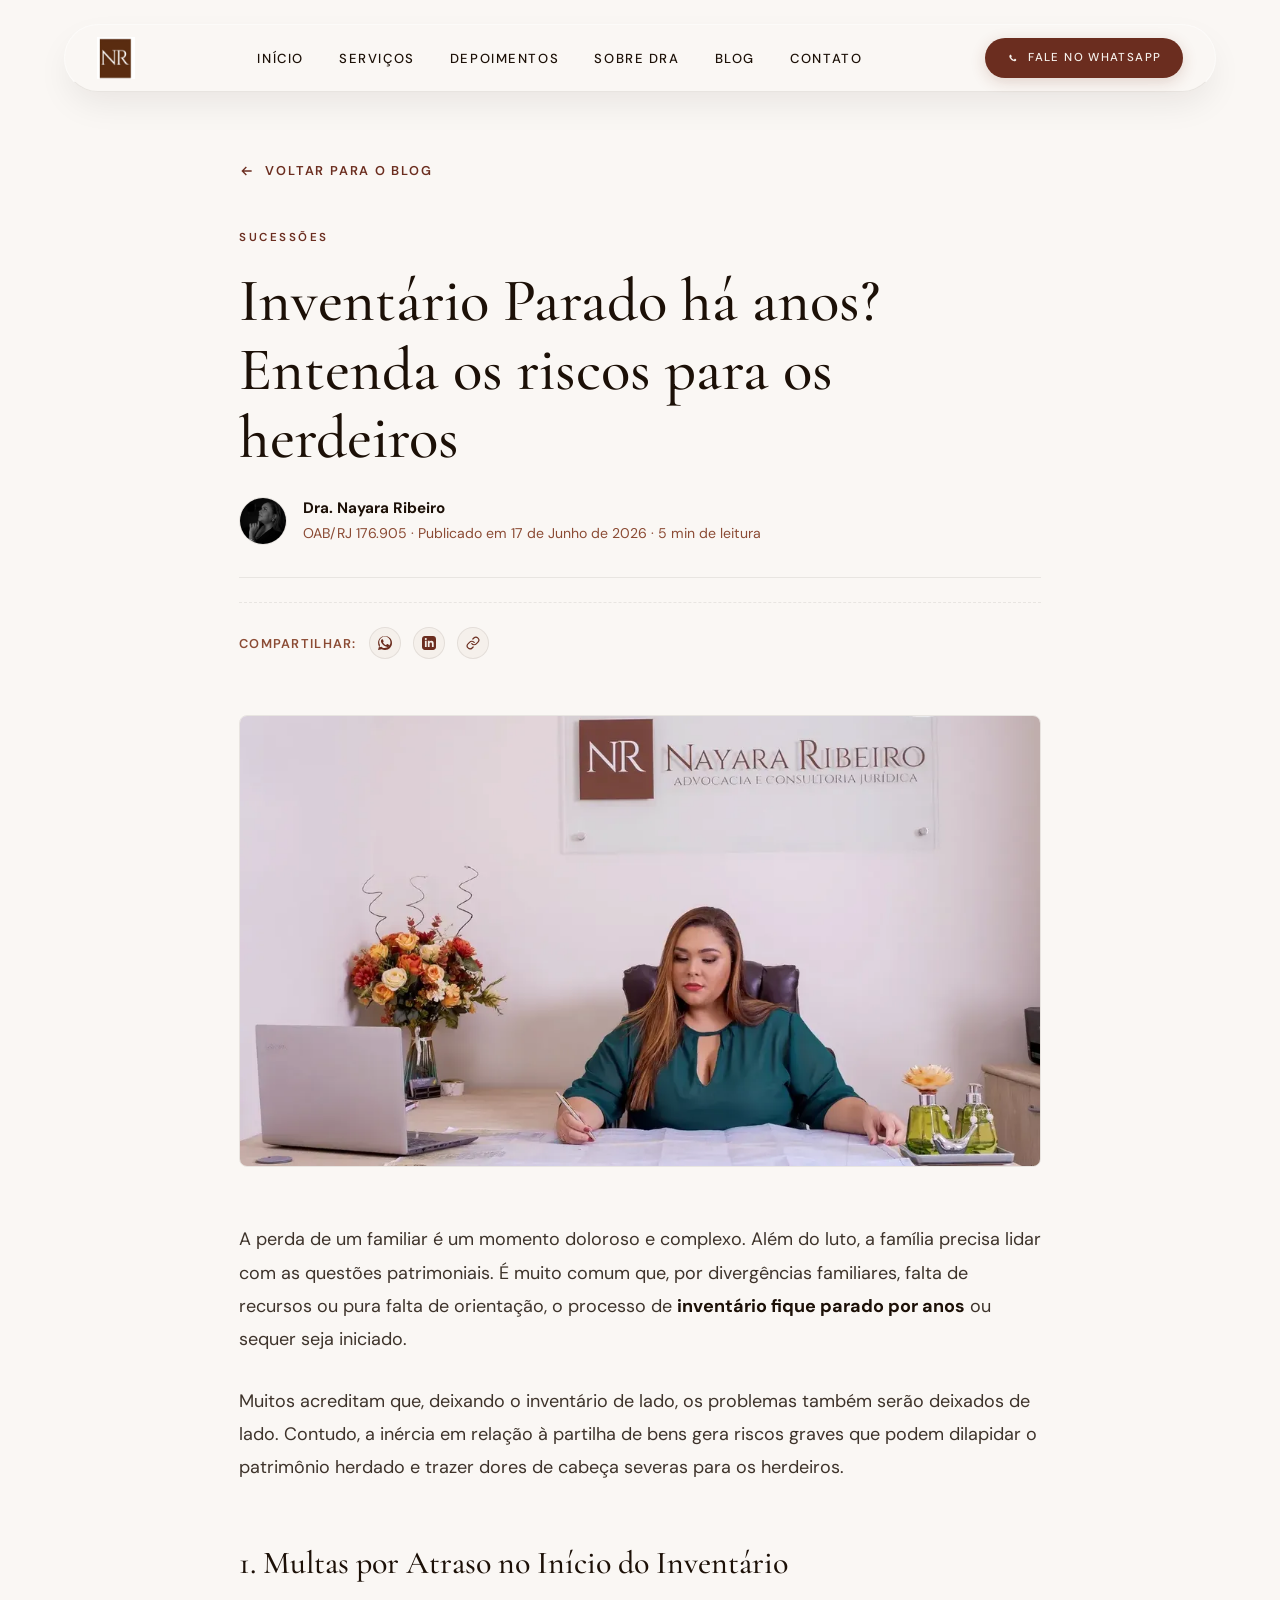
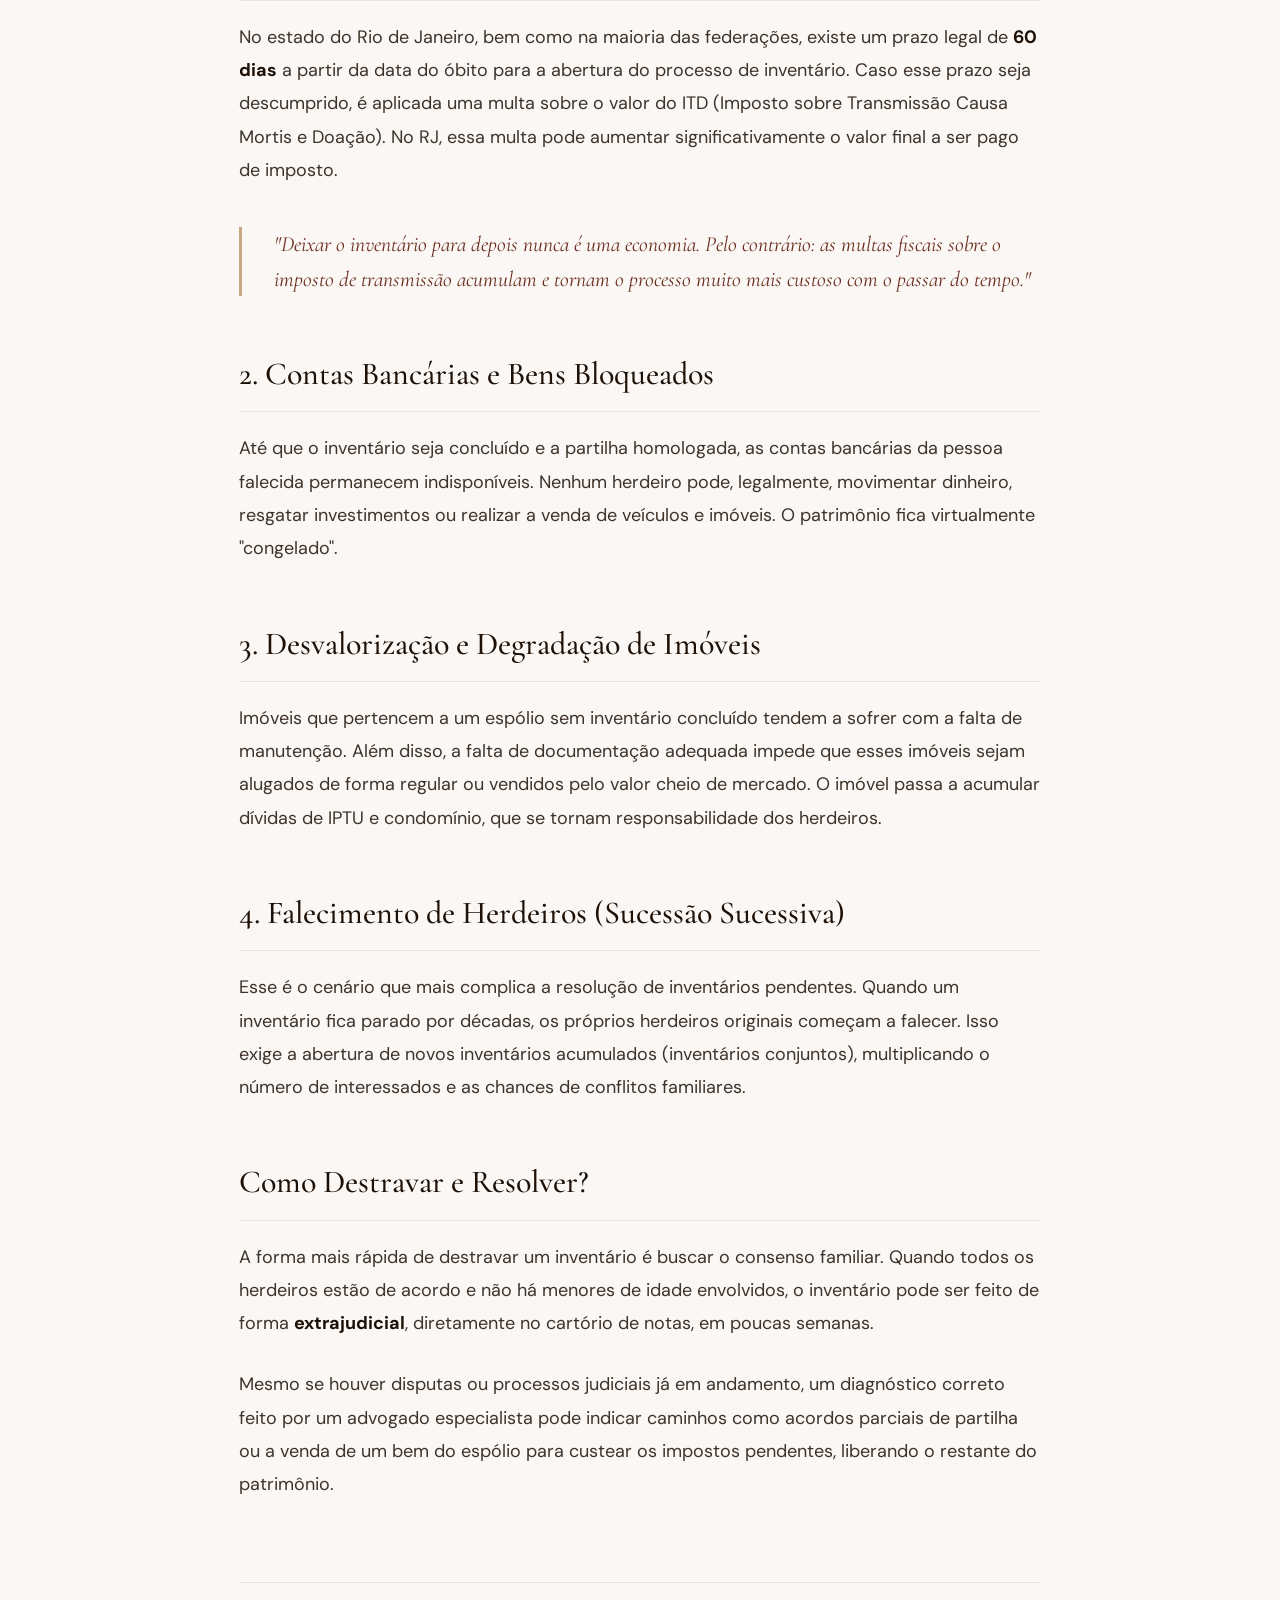
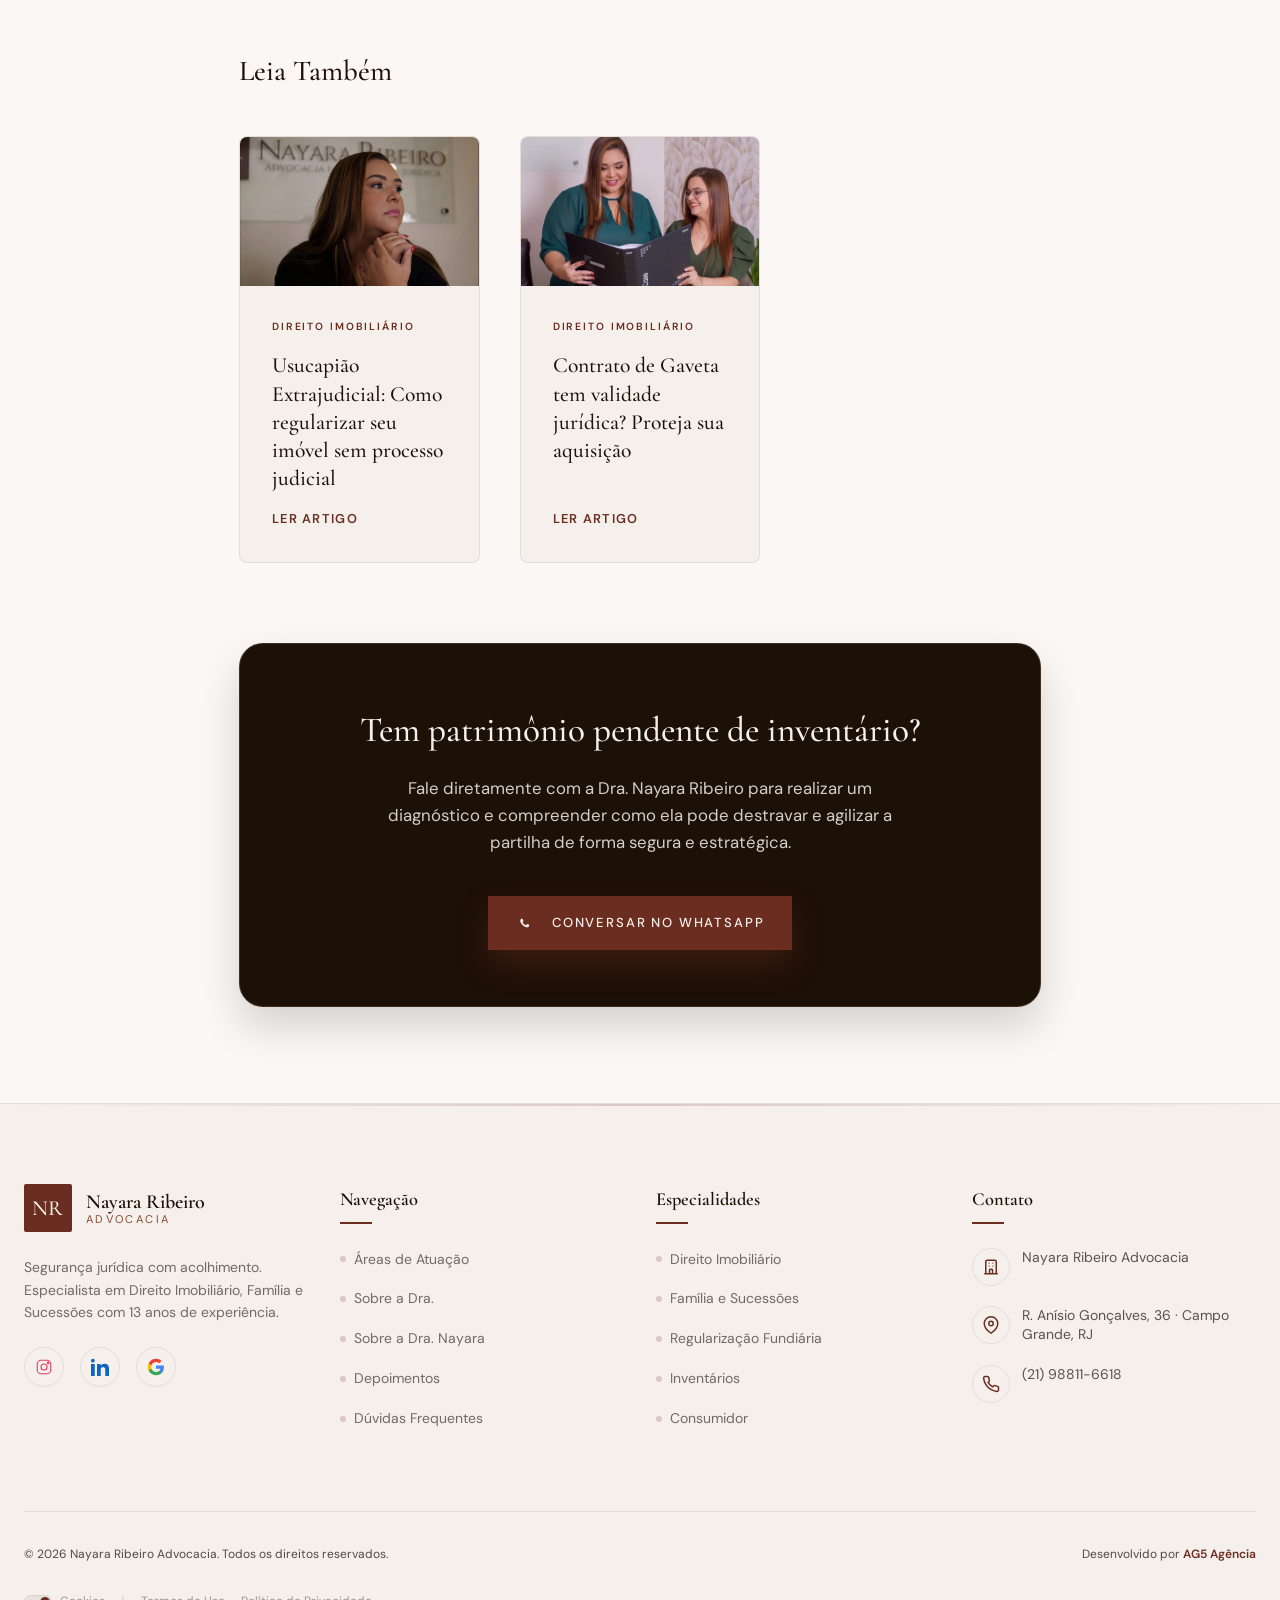
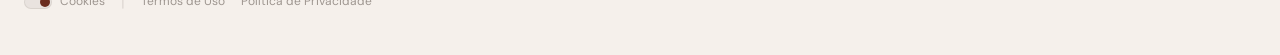
<file: blog/inventario-parado.html>
<!DOCTYPE html>
<html lang="pt-BR">
<head>
<meta charset="UTF-8">
<meta name="viewport" content="width=device-width, initial-scale=1.0">
<title>Inventário Parado há anos? Entenda os riscos para os herdeiros | NR Advocacia</title>
<meta name="description" content="Deixar a partilha de bens pendente pode desvalorizar o patrimônio, bloquear contas, gerar multas tributárias e prejudicar a transmissão familiar.">
<link rel="preconnect" href="https://fonts.googleapis.com">
<link rel="preconnect" href="https://fonts.gstatic.com" crossorigin>
<!-- Performance fix: Google Fonts async-load -->
<link rel="preload" href="https://fonts.googleapis.com/css2?family=Cormorant+Garamond:ital,wght@0,400;0,500;0,600;0,700;1,400;1,500;1,600&family=DM+Sans:wght@400;500;600;700&display=swap" as="style" onload="this.onload=null;this.rel='stylesheet'">
<noscript><link href="https://fonts.googleapis.com/css2?family=Cormorant+Garamond:ital,wght@0,400;0,500;0,600;0,700;1,400;1,500;1,600&family=DM+Sans:wght@400;500;600;700&display=swap" rel="stylesheet"></noscript>
<!-- Preload do CSS crítico -->
<link rel="preload" href="../style.css" as="style">
<link rel="stylesheet" href="../style.css">
<!-- Performance fix: cookie-banner.css carregado de forma async -->
<link rel="preload" href="../cookie-banner.css" as="style" onload="this.onload=null;this.rel='stylesheet'">
<noscript><link rel="stylesheet" href="../cookie-banner.css"></noscript>
<link rel="icon" type="image/x-icon" href="../assets/favicon-nr-advocacia.ico">
<link rel="canonical" href="https://www.nayararibeiro.adv.br/blog/inventario-parado.html">

<!-- Open Graph / Facebook -->
<meta property="og:type" content="article">
<meta property="og:title" content="Inventário Parado há anos? Entenda os riscos para os herdeiros">
<meta property="og:description" content="Deixar a partilha de bens pendente pode desvalorizar o patrimônio, bloquear contas, gerar multas tributárias e prejudicar a transmissão familiar.">
<meta property="og:image" content="https://www.nayararibeiro.adv.br/assets/nayara-ribeiro-advogada-analisando-planta.webp">

<!-- Twitter -->
<meta name="twitter:card" content="summary_large_image">
<meta name="twitter:title" content="Inventário Parado há anos? Entenda os riscos para os herdeiros">
<meta name="twitter:description" content="Deixar a partilha de bens pendente pode desvalorizar o patrimônio, bloquear contas, gerar multas tributárias e prejudicar a transmissão familiar.">
<meta name="twitter:image" content="https://www.nayararibeiro.adv.br/assets/nayara-ribeiro-advogada-analisando-planta.webp">

<!-- Schema.org JSON-LD -->
<script type="application/ld+json">
{
  "@context": "https://schema.org",
  "@graph": [
    {
      "@type": "LegalService",
      "@id": "https://www.nayararibeiro.adv.br/#negocio",
      "name": "Nayara Ribeiro - Advogado(a) de usucapião, Inventário, divórcio e regularização imobiliária - Campo Grande/RJ - Zona Oeste",
      "alternateName": "Advogado Campo Grande RJ - NR Advocacia | Direito Imobiliário | Família e Sucessões",
      "url": "https://www.nayararibeiro.adv.br/",
      "logo": "https://www.nayararibeiro.adv.br/assets/logo-nr-advocacia-desktop.webp",
      "image": [
        "https://www.nayararibeiro.adv.br/assets/nayara-ribeiro-advogada-livros-direito.webp",
        "https://www.nayararibeiro.adv.br/assets/nayara-ribeiro-advogada-retrato-preto-branco.webp"
      ],
      "description": "Escritório de advocacia em Campo Grande/RJ. Direito Imobiliário, Família, Sucessões e Consumidor. 13 anos de experiência. Atendimento presencial e virtual até 22h.",
      "telephone": "+5521988116618",
      "priceRange": "$$",
      "currenciesAccepted": "BRL",
      "address": {
        "@type": "PostalAddress",
        "streetAddress": "R. Anísio Gonçalves, 36",
        "addressLocality": "Campo Grande",
        "addressRegion": "RJ",
        "postalCode": "23045-310",
        "addressCountry": "BR"
      },
      "geo": {
        "@type": "GeoCoordinates",
        "latitude": -22.916661,
        "longitude": -43.5540497
      },
      "identifier": [
        {
          "@type": "PropertyValue",
          "propertyID": "Google CID",
          "value": "17696222983737192053"
        },
        {
          "@type": "PropertyValue",
          "propertyID": "Google Place ID",
          "value": "ChIJqQWFCzrnmwARdS7CiwudlfU"
        }
      ],
      "hasMap": "https://maps.google.com/?cid=17696222983737192053",
      "sameAs": [
        "https://maps.google.com/?cid=17696222983737192053",
        "https://www.instagram.com/advnayararibeiro/",
        "https://www.linkedin.com/in/nayara-ribeiro-72a0a4a6/"
      ]
    },
    {
      "@type": "WebSite",
      "@id": "https://www.nayararibeiro.adv.br/#website",
      "url": "https://www.nayararibeiro.adv.br/",
      "name": "Advogado Campo Grande RJ - NR Advocacia | Direito Imobiliário | Família e Sucessões",
      "publisher": { "@id": "https://www.nayararibeiro.adv.br/#negocio" },
      "inLanguage": "pt-BR"
    },
    {
      "@type": "WebPage",
      "@id": "https://www.nayararibeiro.adv.br/blog/inventario-parado.html#webpage",
      "url": "https://www.nayararibeiro.adv.br/blog/inventario-parado.html",
      "name": "Inventário Parado há anos? Entenda os riscos para os herdeiros | NR Advocacia",
      "description": "Deixar a partilha de bens pendente pode desvalorizar o patrimônio, bloquear contas, gerar multas tributárias e prejudicar a transmissão familiar.",
      "isPartOf": { "@id": "https://www.nayararibeiro.adv.br/#website" },
      "about": { "@id": "https://www.nayararibeiro.adv.br/#negocio" },
      "breadcrumb": { "@id": "https://www.nayararibeiro.adv.br/blog/inventario-parado.html#breadcrumb" },
      "inLanguage": "pt-BR",
      "datePublished": "2026-06-17",
      "dateModified": "2026-06-17"
    },
    {
      "@type": "BreadcrumbList",
      "@id": "https://www.nayararibeiro.adv.br/blog/inventario-parado.html#breadcrumb",
      "itemListElement": [
        {
          "@type": "ListItem",
          "position": 1,
          "name": "Início",
          "item": "https://www.nayararibeiro.adv.br/"
        },
        {
          "@type": "ListItem",
          "position": 2,
          "name": "Blog",
          "item": "https://www.nayararibeiro.adv.br/blog/"
        },
        {
          "@type": "ListItem",
          "position": 3,
          "name": "Inventário Parado",
          "item": "https://www.nayararibeiro.adv.br/blog/inventario-parado.html"
        }
      ]
    },
    {
      "@type": "BlogPosting",
      "@id": "https://www.nayararibeiro.adv.br/blog/inventario-parado.html#article",
      "headline": "Inventário Parado há anos? Entenda os riscos para os herdeiros",
      "image": "https://www.nayararibeiro.adv.br/assets/nayara-ribeiro-advogada-analisando-planta.webp",
      "datePublished": "2026-06-17",
      "dateModified": "2026-06-17",
      "description": "Deixar a partilha de bens pendente pode desvalorizar o patrimônio, bloquear contas, gerar multas tributárias e prejudicar a transmissão familiar.",
      "inLanguage": "pt-BR",
      "mainEntityOfPage": { "@id": "https://www.nayararibeiro.adv.br/blog/inventario-parado.html#webpage" },
      "articleSection": "Sucessões",
      "publisher": { "@id": "https://www.nayararibeiro.adv.br/#negocio" },
      "author": {
        "@type": "Person",
        "@id": "https://www.nayararibeiro.adv.br/#author",
        "name": "Dra. Nayara Ribeiro",
        "jobTitle": "Advogada Especialista em Direito Imobiliário e Sucessões",
        "worksFor": { "@id": "https://www.nayararibeiro.adv.br/#negocio" },
        "sameAs": [
          "https://www.instagram.com/advnayararibeiro/",
          "https://www.linkedin.com/in/nayara-ribeiro-72a0a4a6/"
        ],
        "knowsAbout": [
          "Direito Imobiliário",
          "Regularização de Imóveis",
          "Inventário e Partilha"
        ]
      },
      "about": [
        {
          "@type": "Thing",
          "name": "Inventário",
          "sameAs": "https://pt.wikipedia.org/wiki/Invent%C3%A1rio"
        },
        {
          "@type": "Thing",
          "name": "Direito das sucessões",
          "sameAs": "https://pt.wikipedia.org/wiki/Direito_das_sucess%C3%B5es"
        }
      ]
    }
  ]
}
</script>

<style>
  body {
    background: #FAF7F4;
    color: #1C1007;
  }
  .blog-post-wrapper {
    padding-top: 10rem;
    padding-bottom: 6rem;
  }
  .article-container {
    max-width: 850px;
    margin: 0 auto;
    padding: 0 1.5rem;
  }
  .article-header {
    margin-bottom: 3.5rem;
    text-align: left;
  }
  .article-tag {
    display: inline-block;
    font-size: 0.72rem;
    letter-spacing: 0.22em;
    text-transform: uppercase;
    font-weight: 600;
    color: var(--burgundy);
    margin-bottom: 1.25rem;
  }
  .article-title {
    font-family: var(--font-serif);
    font-size: clamp(2.4rem, 6vw, 3.8rem);
    line-height: 1.12;
    color: var(--ink);
    margin-bottom: 1.5rem;
    font-weight: 500;
  }
  .article-meta {
    display: flex;
    align-items: center;
    gap: 1rem;
    font-size: 0.88rem;
    color: var(--brown-mid);
    border-bottom: 1px solid var(--line);
    padding-bottom: 2rem;
  }
  .article-meta img {
    width: 48px;
    height: 48px;
    border-radius: 50%;
    object-fit: cover;
    border: 1px solid var(--line);
  }
  .article-meta-info strong {
    color: var(--ink);
    display: block;
    font-size: 0.95rem;
  }
  .article-image-wrap {
    margin-bottom: 3.5rem;
    border-radius: 0.5rem;
    overflow: hidden;
    border: 1px solid var(--line);
  }
  .article-image {
    width: 100%;
    aspect-ratio: 16/9;
    object-fit: cover;
    display: block;
  }
  .article-content {
    font-size: 1.125rem;
    line-height: 1.85;
    color: rgba(28, 16, 7, 0.85);
  }
  .article-content p {
    margin-bottom: 1.75rem;
  }
  .article-content strong {
    color: var(--ink);
  }
  .article-content h2, .article-content h3 {
    font-family: var(--font-serif);
    color: var(--ink);
    margin: 3rem 0 1.25rem;
    font-weight: 500;
  }
  .article-content h2 {
    font-size: 2rem;
    border-bottom: 1px solid var(--line);
    padding-bottom: 0.5rem;
  }
  .article-content h3 {
    font-size: 1.5rem;
  }
  .article-content ul, .article-content ol {
    margin-bottom: 1.75rem;
    padding-left: 1.75rem;
  }
  .article-content li {
    margin-bottom: 0.75rem;
  }
  .article-content blockquote {
    font-family: var(--font-serif);
    font-style: italic;
    font-size: 1.35rem;
    color: var(--burgundy);
    border-left: 3px solid var(--caramel);
    padding-left: 2rem;
    margin: 2.5rem 0;
    line-height: 1.6;
  }
  .article-cta-box {
    background: var(--ink);
    color: var(--cream);
    padding: 3.5rem 3rem;
    border-radius: 1.5rem;
    margin-top: 5rem;
    text-align: center;
    border: 1px solid rgba(200, 168, 130, 0.2);
    box-shadow: 0 20px 40px rgba(0,0,0,0.15);
  }
  .article-cta-box h3 {
    font-family: var(--font-serif);
    font-size: 2.2rem;
    color: var(--cream);
    margin-bottom: 1rem;
    font-weight: 500;
  }
  .article-cta-box p {
    color: rgba(245, 240, 235, 0.85);
    max-width: 550px;
    margin: 0 auto 2.5rem;
    font-size: 1.05rem;
    line-height: 1.6;
  }
  .article-cta-box .btn {
    display: inline-flex;
    justify-content: center;
    box-shadow: 0 15px 30px rgba(107, 45, 31, 0.4);
  }
  .back-to-site {
    display: inline-flex;
    align-items: center;
    gap: 0.65rem;
    color: var(--burgundy);
    text-decoration: none;
    font-weight: 600;
    font-size: 0.8rem;
    letter-spacing: 0.14em;
    text-transform: uppercase;
    margin-bottom: 2.5rem;
    transition: color 300ms ease, transform 300ms ease;
  }
  .back-to-site svg {
    width: 16px;
    height: 16px;
    transform: rotate(180deg);
    transition: transform 300ms ease;
  }
  .back-to-site:hover {
    color: var(--caramel);
  }
  .back-to-site:hover svg {
    transform: rotate(180deg) translateX(4px);
  }
  
  /* Ajuste da Nav para páginas internas */
  .nav--internal {
    background: rgba(250, 247, 244, 0.95);
    backdrop-filter: blur(10px);
    -webkit-backdrop-filter: blur(10px);
    border-bottom: 1px solid var(--line);
  }
</style>
</head>
<body>

<!-- Progress Bar -->
<div class="read-progress-container">
  <div class="read-progress-bar" id="progressBar"></div>
</div>

<!-- ============ NAV ============ -->
<nav class="nav nav--internal" id="nav">
  <a href="../index.html" class="nav__logo" aria-label="NR Advocacia">
    <picture class="nav__logo-img">
      <source srcset="../assets/logo-nr-advocacia-mobile.webp" media="(max-width: 720px)">
      <img src="../assets/logo-nr-advocacia-desktop.webp" alt="NR Advocacia — Nayara Ribeiro" width="180" height="42">
    </picture>
    <span class="nav__mark nav__mark--fallback">NR</span>
    <span class="nav__wordmark nav__wordmark--fallback">
      <span class="nav__wordmark-name">Nayara Ribeiro</span>
      <span class="nav__wordmark-sub">Advocacia</span>
    </span>
  </a>
  <ul class="nav__links">
    <li><a href="../index.html#hero">Início</a></li>
    <li><a href="../servicos.html">Serviços</a></li>
    <li><a href="../index.html#depoimentos">Depoimentos</a></li>
    <li><a href="../index.html#sobre">Sobre Dra</a></li>
    <li><a href="index.html">Blog</a></li>
    <li><a href="../index.html#contato">Contato</a></li>
  </ul>
  <a class="nav__cta" href="https://wa.me/5521988116618?text=Ol%C3%A1%2C%20vim%20atrav%C3%A9s%20do%20site%20e%20gostaria%20de%20falar%20com%20a%20Dra.%20Nayara." target="_blank" rel="noopener noreferrer" aria-label="Fale com a Dra. Nayara pelo WhatsApp – Navegação">
    <svg viewBox="0 0 24 24" fill="currentColor"><path d="M17.5 14.4c-.3-.2-1.8-.9-2.1-1-.3-.1-.5-.2-.7.2-.2.3-.8 1-1 1.2-.2.2-.4.2-.7.1-.3-.2-1.3-.5-2.4-1.5-.9-.8-1.5-1.8-1.7-2.1-.2-.3 0-.5.1-.6.1-.1.3-.4.5-.6.2-.2.2-.3.3-.5.1-.2 0-.4 0-.5 0-.1-.7-1.7-1-2.3-.3-.6-.5-.5-.7-.5h-.6c-.2 0-.5.1-.8.4-.3.3-1 1-1 2.5s1.1 3 1.2 3.2c.2.2 2.1 3.2 5 4.5 1.8.8 2.5.8 3.4.7.5-.1 1.7-.7 2-1.4.2-.7.2-1.2.2-1.4-.1-.2-.3-.2-.6-.4z"/></svg>
    <span>Fale no WhatsApp</span>
  </a>
  <button class="nav__burger" aria-label="Menu"><span></span><span></span></button>
</nav>

<main class="blog-post-wrapper">
  <div class="article-container">
    <a href="index.html" class="back-to-site">
      <svg viewBox="0 0 24 24" fill="none" stroke="currentColor" stroke-width="2"><path d="M5 12h14M13 6l6 6-6 6"/></svg>
      Voltar para o blog
    </a>

    <article>
      <header class="article-header">
        <span class="article-tag">Sucessões</span>
        <h1 class="article-title">Inventário Parado há anos? Entenda os riscos para os herdeiros</h1>
        <div class="article-meta">
          <img src="../assets/nayara-ribeiro-advogada-retrato-preto-branco.webp" alt="Dra. Nayara Ribeiro">
          <div class="article-meta-info">
            <strong>Dra. Nayara Ribeiro</strong>
            <span>OAB/RJ 176.905 · Publicado em 17 de Junho de 2026 · 5 min de leitura</span>
          </div>
        </div>

        <!-- Botões de Compartilhamento -->
        <div class="share-buttons">
          <span>Compartilhar:</span>
          <a href="#" id="shareWpp" target="_blank" rel="noopener noreferrer" aria-label="Compartilhar no WhatsApp" class="share-btn">
            <svg viewBox="0 0 24 24" fill="currentColor"><path d="M.057 24l1.687-6.163c-1.041-1.804-1.588-3.849-1.587-5.946C.06 5.348 5.397.01 12.008.01c3.202.001 6.212 1.246 8.477 3.514 2.266 2.268 3.507 5.28 3.505 8.484-.004 6.657-5.34 11.997-11.953 11.997-2.005-.001-3.973-.502-5.724-1.458L0 24zm6.59-4.846c1.6.95 3.188 1.449 4.825 1.451 5.436 0 9.86-4.37 9.864-9.799.002-2.63-1.023-5.101-2.885-6.963C16.59 1.98 14.117.954 11.996.955c-5.44 0-9.866 4.372-9.87 9.802 0 1.714.47 3.393 1.357 4.881l-.994 3.627 3.568-.971zM18.156 14.88c-.34-.17-2.011-.992-2.322-1.105-.31-.113-.536-.17-.762.17-.226.34-.876 1.105-1.074 1.33-.197.225-.395.253-.735.084-.34-.17-1.437-.53-2.737-1.69-1.01-.9-1.694-2.013-1.892-2.352-.198-.34-.02-.524.15-.694.153-.153.34-.397.51-.595.17-.198.226-.339.34-.565.113-.226.056-.424-.028-.593-.085-.17-.762-1.838-1.045-2.516-.276-.664-.553-.574-.762-.585-.198-.01-.424-.012-.65-.012-.226 0-.594.085-.904.424-.311.339-1.187 1.157-1.187 2.825 0 1.668 1.215 3.28 1.385 3.507.17.226 2.39 3.65 5.79 5.12 1.016.44 1.808.7 2.424.894.825.263 1.577.225 2.17.137.66-.098 2.012-.823 2.294-1.62.28-.797.28-1.48.197-1.62-.085-.14-.31-.225-.65-.395z"/></svg>
          </a>
          <a href="#" id="shareIn" target="_blank" rel="noopener noreferrer" aria-label="Compartilhar no LinkedIn" class="share-btn">
            <svg viewBox="0 0 24 24" fill="currentColor"><path d="M19 0h-14c-2.761 0-5 2.239-5 5v14c0 2.761 2.239 5 5 5h14c2.762 0 5-2.239 5-5v-14c0-2.761-2.238-5-5-5zm-11 19h-3v-11h3v11zm-1.5-12.268c-.966 0-1.75-.779-1.75-1.75s.784-1.75 1.75-1.75 1.75.779 1.75 1.75-.784 1.75-1.75 1.75zm13.5 12.268h-3v-5.604c0-3.368-4-3.113-4 0v5.604h-3v-11h3v1.765c1.396-2.586 7-2.777 7 2.476v6.759z"/></svg>
          </a>
          <button onclick="copyLink()" aria-label="Copiar Link" class="share-btn">
            <svg viewBox="0 0 24 24" fill="none" stroke="currentColor" stroke-width="2" stroke-linecap="round" stroke-linejoin="round"><path d="M10 13a5 5 0 0 0 7.54.54l3-3a5 5 0 0 0-7.07-7.07l-1.72 1.71"></path><path d="M14 11a5 5 0 0 0-7.54-.54l-3 3a5 5 0 0 0 7.07 7.07l1.71-1.71"></path></svg>
          </button>
        </div>
      </header>

      <div class="article-image-wrap">
        <img src="../assets/nayara-ribeiro-advogada-analisando-planta.webp" alt="Dra. Nayara Ribeiro analisando a partilha de bens e regularização" class="article-image">
      </div>

      <div class="article-content">
        <p>A perda de um familiar é um momento doloroso e complexo. Além do luto, a família precisa lidar com as questões patrimoniais. É muito comum que, por divergências familiares, falta de recursos ou pura falta de orientação, o processo de <strong>inventário fique parado por anos</strong> ou sequer seja iniciado.</p>

        <p>Muitos acreditam que, deixando o inventário de lado, os problemas também serão deixados de lado. Contudo, a inércia em relação à partilha de bens gera riscos graves que podem dilapidar o patrimônio herdado e trazer dores de cabeça severas para os herdeiros.</p>

        <h2>1. Multas por Atraso no Início do Inventário</h2>
        <p>No estado do Rio de Janeiro, bem como na maioria das federações, existe um prazo legal de <strong>60 dias</strong> a partir da data do óbito para a abertura do processo de inventário. Caso esse prazo seja descumprido, é aplicada uma multa sobre o valor do ITD (Imposto sobre Transmissão Causa Mortis e Doação). No RJ, essa multa pode aumentar significativamente o valor final a ser pago de imposto.</p>

        <blockquote>
          "Deixar o inventário para depois nunca é uma economia. Pelo contrário: as multas fiscais sobre o imposto de transmissão acumulam e tornam o processo muito mais custoso com o passar do tempo."
        </blockquote>

        <h2>2. Contas Bancárias e Bens Bloqueados</h2>
        <p>Até que o inventário seja concluído e a partilha homologada, as contas bancárias da pessoa falecida permanecem indisponíveis. Nenhum herdeiro pode, legalmente, movimentar dinheiro, resgatar investimentos ou realizar a venda de veículos e imóveis. O patrimônio fica virtualmente "congelado".</p>

        <h2>3. Desvalorização e Degradação de Imóveis</h2>
        <p>Imóveis que pertencem a um espólio sem inventário concluído tendem a sofrer com a falta de manutenção. Além disso, a falta de documentação adequada impede que esses imóveis sejam alugados de forma regular ou vendidos pelo valor cheio de mercado. O imóvel passa a acumular dívidas de IPTU e condomínio, que se tornam responsabilidade dos herdeiros.</p>

        <h2>4. Falecimento de Herdeiros (Sucessão Sucessiva)</h2>
        <p>Esse é o cenário que mais complica a resolução de inventários pendentes. Quando um inventário fica parado por décadas, os próprios herdeiros originais começam a falecer. Isso exige a abertura de novos inventários acumulados (inventários conjuntos), multiplicando o número de interessados e as chances de conflitos familiares.</p>

        <h2>Como Destravar e Resolver?</h2>
        <p>A forma mais rápida de destravar um inventário é buscar o consenso familiar. Quando todos os herdeiros estão de acordo e não há menores de idade envolvidos, o inventário pode ser feito de forma <strong>extrajudicial</strong>, diretamente no cartório de notas, em poucas semanas.</p>
        <p>Mesmo se houver disputas ou processos judiciais já em andamento, um diagnóstico correto feito por um advogado especialista pode indicar caminhos como acordos parciais de partilha ou a venda de um bem do espólio para custear os impostos pendentes, liberando o restante do patrimônio.</p>
      </div>

      <!-- Artigos Relacionados (Leia Também) -->
      <section class="related-posts">
        <h3 class="related-posts__title">Leia Também</h3>
        <div class="blog-grid">
          <!-- Artigo 1 -->
          <article class="blog-card">
            <div class="blog-card__image">
              <img src="../assets/nayara-ribeiro-advogada-contemplativa-placa.webp" alt="Dra. Nayara Ribeiro analisando a viabilidade de uma usucapião extrajudicial" loading="lazy" width="600" height="400">
            </div>
            <div class="blog-card__body">
              <span class="blog-card__tag">Direito Imobiliário</span>
              <h4 class="blog-card__title">Usucapião Extrajudicial: Como regularizar seu imóvel sem processo judicial</h4>
              <a href="usucapiao-extrajudicial.html" class="blog-card__link">Ler artigo</a>
            </div>
          </article>

          <!-- Artigo 3 -->
          <article class="blog-card">
            <div class="blog-card__image">
              <img src="../assets/nayara-ribeiro-advogada-atendimento-cliente.webp" alt="Dra. Nayara Ribeiro em atendimento consultivo de contrato imobiliário" loading="lazy" width="600" height="400">
            </div>
            <div class="blog-card__body">
              <span class="blog-card__tag">Direito Imobiliário</span>
              <h4 class="blog-card__title">Contrato de Gaveta tem validade jurídica? Proteja sua aquisição</h4>
              <a href="contrato-de-gaveta.html" class="blog-card__link">Ler artigo</a>
            </div>
          </article>
        </div>
      </section>

      <div class="article-cta-box">
        <h3>Tem patrimônio pendente de inventário?</h3>
        <p>Fale diretamente com a Dra. Nayara Ribeiro para realizar um diagnóstico e compreender como ela pode destravar e agilizar a partilha de forma segura e estratégica.</p>
        <a href="https://wa.me/5521988116618?text=Olá,%20li%20o%20artigo%20sobre%20Inventário%20Parado%20e%20gostaria%20de%20entender%20como%20destravar%20o%20meu%20caso." target="_blank" rel="noopener noreferrer" class="btn btn--primary">
          <svg viewBox="0 0 24 24" fill="currentColor" style="width: 18px; height: 18px; margin-right: 0.5rem;"><path d="M17.5 14.4c-.3-.2-1.8-.9-2.1-1-.3-.1-.5-.2-.7.2-.2.3-.8 1-1 1.2-.2.2-.4.2-.7.1-.3-.2-1.3-.5-2.4-1.5-.9-.8-1.5-1.8-1.7-2.1-.2-.3 0-.5.1-.6.1-.1.3-.4.5-.6.2-.2.2-.3.3-.5.1-.2 0-.4 0-.5 0-.1-.7-1.7-1-2.3-.3-.6-.5-.5-.7-.5h-.6c-.2 0-.5.1-.8.4-.3.3-1 1-1 2.5s1.1 3 1.2 3.2c.2.2 2.1 3.2 5 4.5 1.8.8 2.5.8 3.4.7.5-.1 1.7-.7 2-1.4.2-.7.2-1.2.2-1.4-.1-.2-.3-.2-.6-.4z"/></svg>
          <span>Conversar no WhatsApp</span>
        </a>
      </div>
    </article>
  </div>
</main>

<!-- ============ FOOTER (Modelo Luanda Light) ============ -->
<footer class="footer">
  <div class="footer-main">
    <div class="footer-grid">
      <!-- COLUNA 1: MARCA -->
      <div class="footer-brand">
        <a href="../index.html#top" class="footer-logo">
          <div class="nav__mark">NR</div>
          <div class="footer-logo-text">
            <span class="footer-logo-name">Nayara Ribeiro</span>
            <span class="footer-logo-sub">Advocacia</span>
          </div>
        </a>
        <p class="footer-desc">Segurança jurídica com acolhimento. Especialista em Direito Imobiliário, Família e Sucessões com 13 anos de experiência.</p>
        <div class="footer-social">
          <a href="https://www.instagram.com/advnayararibeiro/" target="_blank" rel="noopener noreferrer" aria-label="Instagram">
            <svg viewBox="0 0 24 24" fill="none" stroke="#E4405F" stroke-width="1.5"><rect x="3" y="3" width="18" height="18" rx="5"/><circle cx="12" cy="12" r="4"/><circle cx="17.5" cy="6.5" r="1" fill="#E4405F"/></svg>
          </a>
          <a href="https://www.linkedin.com/in/nayara-ribeiro-72a0a4a6/" target="_blank" rel="noopener noreferrer" aria-label="LinkedIn">
            <svg viewBox="0 0 24 24" fill="#0A66C2"><path d="M4.98 3.5C4.98 4.88 3.87 6 2.5 6S0 4.88 0 3.5 1.12 1 2.5 1s2.48 1.12 2.48 2.5zM5 8H0v16h5V8zm7.98 0H8v16h4.98v-8.4c0-4.66 6.06-5.04 6.06 0V24H24V13.87c0-7.8-8.92-7.51-11.02-3.67V8z"/></svg>
          </a>
          <a href="https://share.google/MTPn3cXZPAXJzzaVX" target="_blank" rel="noopener noreferrer" aria-label="Google Business">
            <svg viewBox="0 0 24 24" xmlns="http://www.w3.org/2000/svg"><path d="M22.56 12.25c0-.78-.07-1.53-.2-2.25H12v4.26h5.92c-.26 1.37-1.04 2.53-2.21 3.31v2.77h3.57c2.08-1.92 3.28-4.74 3.28-8.09z" fill="#4285F4"/><path d="M12 23c2.97 0 5.46-.98 7.28-2.66l-3.57-2.77c-.98.66-2.23 1.06-3.71 1.06-2.86 0-5.29-1.93-6.16-4.53H2.18v2.84C3.99 20.53 7.7 23 12 23z" fill="#34A853"/><path d="M5.84 14.09c-.22-.66-.35-1.36-.35-2.09s.13-1.43.35-2.09V7.07H2.18C1.43 8.55 1 10.22 1 12s.43 3.45 1.18 4.93l3.66-2.84z" fill="#FBBC05"/><path d="M12 5.38c1.62 0 3.06.56 4.21 1.64l3.15-3.15C17.45 2.09 14.97 1 12 1 7.7 1 3.99 3.47 2.18 7.07l3.66 2.84c.87-2.6 3.3-4.53 6.16-4.53z" fill="#EA4335"/></svg>
          </a>
        </div>
      </div>

      <!-- COLUNA 2: NAVEGAÇÃO -->
      <div class="footer-links">
        <h3>Navegação</h3>
        <ul>
          <li><a href="../servicos.html">Áreas de Atuação</a></li>
          <li><a href="../index.html#sobre">Sobre a Dra.</a></li>
          <li><a href="../sobre-nayara.html">Sobre a Dra. Nayara</a></li>
          <li><a href="../index.html#depoimentos">Depoimentos</a></li>
          <li><a href="../index.html#faq">Dúvidas Frequentes</a></li>
        </ul>
      </div>

      <!-- COLUNA 3: ESPECIALIDADES -->
      <div class="footer-links">
        <h3>Especialidades</h3>
        <ul>
          <li><a href="../servicos.html">Direito Imobiliário</a></li>
          <li><a href="../servicos.html">Família e Sucessões</a></li>
          <li><a href="../servicos.html">Regularização Fundiária</a></li>
          <li><a href="../servicos.html">Inventários</a></li>
          <li><a href="../servicos.html">Consumidor</a></li>
        </ul>
      </div>

      <!-- COLUNA 4: CONTATO -->
      <div class="footer-contact">
        <h3>Contato</h3>
        <div class="footer-contact-list">
          <!-- Nome da Empresa -->
          <a href="https://share.google/MTPn3cXZPAXJzzaVX" target="_blank" rel="noopener noreferrer" class="footer-contact-item">
            <div class="footer-contact-icon">
              <svg viewBox="0 0 24 24" fill="none" stroke="currentColor" stroke-width="2"><path d="M19 21V5a2 2 0 00-2-2H7a2 2 0 00-2 2v16m14 0h2m-2 0h-5m-9 0H3m2 0h5M9 7h1m-1 4h1m4-4h1m-1 4h1m-5 10v-5a1 1 0 011-1h2a1 1 0 011 1v5m-4 0h4"></path></svg>
            </div>
            <span class="footer-contact-text">Nayara Ribeiro Advocacia</span>
          </a>
          <!-- Endereço -->
          <a href="https://www.google.com/maps/dir//Nayara+Ribeiro+Advocacia" target="_blank" rel="noopener noreferrer" class="footer-contact-item">
            <div class="footer-contact-icon">
              <svg viewBox="0 0 24 24" fill="none" stroke="currentColor" stroke-width="2"><path d="M21 10c0 7-9 13-9 13s-9-6-9-13a9 9 0 0 1 18 0z"></path><circle cx="12" cy="10" r="3"></circle></svg>
            </div>
            <span class="footer-contact-text">R. Anísio Gonçalves, 36 · Campo Grande, RJ</span>
          </a>
          <!-- WhatsApp -->
          <a href="https://wa.me/5521988116618?text=Ol%C3%A1%2C%20vim%20atrav%C3%A9s%20do%20site%20e%20gostaria%20de%20falar%20com%20a%20Dra.%20Nayara." target="_blank" rel="noopener noreferrer" class="footer-contact-item">
            <div class="footer-contact-icon">
              <svg viewBox="0 0 24 24" fill="none" stroke="currentColor" stroke-width="2"><path d="M22 16.92v3a2 2 0 0 1-2.18 2 19.79 19.79 0 0 1-8.63-3.07 19.5 19.5 0 0 1-6-6 19.79 19.79 0 0 1-3.07-8.67A2 2 0 0 1 4.11 2h3a2 2 0 0 1 2 1.72 12.84 12.84 0 0 0 .7 2.81 2 2 0 0 1-.45 2.11L8.09 9.91a16 16 0 0 0 6 6l1.27-1.27a2 2 0 0 1 2.11-.45 12.84 12.84 0 0 0 2.81.7A2 2 0 0 1 22 16.92z"></path></svg>
            </div>
            <span class="footer-contact-text">(21) 98811-6618</span>
          </a>
        </div>
      </div>
    </div>

    <!-- Bottom Bar -->
    <div class="footer-bottom">
      <div class="footer-bottom-inner">
        <div class="footer-bottom-row">
          <p class="footer-copyright">
            © 2026 <a href="https://share.google/MTPn3cXZPAXJzzaVX" target="_blank">Nayara Ribeiro Advocacia</a>. Todos os direitos reservados.
          </p>
          <span class="footer-agency">
            Desenvolvido por <a href="https://www.ag5agencia.com.br" target="_blank">AG5 Agência</a>
          </span>
        </div>
        
        <div class="footer-bottom-row">
          <div class="footer-legal-row">
            <a href="#" id="shared-ck-prefs-link" class="footer-cookie-prefs">
              <span class="cookie-toggle-mini"></span>
              Cookies
            </a>
            <span style="opacity: 0.1">|</span>
            <div class="footer-legal-links">
              <a href="../termos-e-condicoes.html">Termos de Uso</a>
              <a href="../politica-de-privacidade.html">Política de Privacidade</a>
            </div>
          </div>
        </div>
      </div>
    </div>
  </div>
</footer>

<!-- ============ WHATSAPP FLOAT ============ -->
<div class="whatsapp-container">
  <div id="whatsapp-message" class="whatsapp-message-bubble">
    <button class="close-whatsapp-bubble" aria-label="Fechar mensagem">
      <svg viewBox="0 0 24 24" fill="none" stroke="currentColor" stroke-width="2.5" width="10" height="10"><path d="M18 6L6 18M6 6l12 12"/></svg>
    </button>
    Olá! Posso te ajudar com regularização de imóveis, usucapião, inventário ou divórcio. Fale comigo!
  </div>
  <a class="whatsapp-float" href="https://wa.me/5521988116618?text=Ol%C3%A1%2C%20vim%20atrav%C3%A9s%20do%20site%20e%20gostaria%20de%20falar%20com%20a%20Dra.%20Nayara." target="_blank" rel="noopener noreferrer" aria-label="Falar com a Dra. Nayara pelo WhatsApp">
    <svg viewBox="0 0 24 24" fill="currentColor" width="28" height="28"><path d="M17.5 14.4c-.3-.2-1.8-.9-2.1-1-.3-.1-.5-.2-.7.2-.2.3-.8 1-1 1.2-.2.2-.4.2-.7.1-.3-.2-1.3-.5-2.4-1.5-.9-.8-1.5-1.8-1.7-2.1-.2-.3 0-.5.1-.6.1-.1.3-.4.5-.6.2-.2.2-.3.3-.5.1-.2 0-.4 0-.5 0-.1-.7-1.7-1-2.3-.3-.6-.5-.5-.7-.5h-.6c-.2 0-.5.1-.8.4-.3.3-1 1-1 2.5s1.1 3 1.2 3.2c.2.2 2.1 3.2 5 4.5 1.8.8 2.5.8 3.4.7.5-.1 1.7-.7 2-1.4.2-.7.2-1.2.2-1.4-.1-.2-.3-.2-.6-.4zM12 .5C5.6.5.4 5.7.4 12.1c0 2 .5 4 1.5 5.7L.2 23.5l5.9-1.5c1.7.9 3.6 1.4 5.5 1.4h.4C18.4 23.4 23.6 18.2 23.6 11.9 23.6 8.8 22.4 5.9 20.2 3.7 18 1.5 15 .5 12 .5zm0 20.7c-1.7 0-3.4-.5-4.9-1.3l-.3-.2-3.5.9.9-3.4-.2-.4c-.9-1.5-1.4-3.2-1.4-4.9C2.6 6.7 6.8 2.5 12 2.5c2.5 0 4.9 1 6.7 2.8 1.8 1.8 2.8 4.2 2.8 6.7 0 5.2-4.3 9.2-9.5 9.2z"/></svg>
  </a>
</div>

<!-- ============ MOBILE DRAWER ============ -->
<div class="mobile-drawer-overlay" id="mobileDrawerOverlay" aria-hidden="true"></div>
<div class="mobile-drawer" id="mobileDrawer" aria-hidden="true" aria-label="Menu de navegação">
  <div class="mobile-drawer__header">
    <a href="../index.html" class="mobile-drawer__logo" aria-label="NR Advocacia">
      <span class="nav__mark">NR</span>
      <span class="nav__wordmark">
        <span class="nav__wordmark-name">Nayara Ribeiro</span>
        <span class="nav__wordmark-sub">Advocacia</span>
      </span>
    </a>
    <button class="mobile-drawer__close" aria-label="Fechar menu">
      <svg viewBox="0 0 24 24" fill="none" stroke="currentColor" stroke-width="2"><path d="M18 6L6 18M6 6l12 12"/></svg>
    </button>
  </div>
  <ul class="mobile-drawer__links">
    <li><a href="../index.html#hero">Início</a></li>
    <li><a href="../servicos.html">Serviços</a></li>
    <li><a href="../index.html#depoimentos">Depoimentos</a></li>
    <li><a href="../index.html#sobre">Sobre Dra</a></li>
    <li><a href="index.html">Blog</a></li>
    <li><a href="../index.html#contato">Contato</a></li>
  </ul>
</div>

<!-- Share Toast Notification -->
<div class="share-toast" id="shareToast">Link copiado para a área de transferência!</div>

<!-- ========== SCRIPT ========== -->
<script src="../cookie-banner.js" defer></script>
<script src="../script.js" defer></script>
<script>
  // Dynamic Scroll Progress Bar
  window.addEventListener('scroll', () => {
    const winScroll = document.body.scrollTop || document.documentElement.scrollTop;
    const height = document.documentElement.scrollHeight - document.documentElement.clientHeight;
    const scrolled = (winScroll / height) * 100;
    document.getElementById('progressBar').style.width = scrolled + '%';
  });

  // Config share buttons URLs dynamically
  const currentUrl = window.location.href;
  const currentTitle = encodeURIComponent(document.title);
  
  document.getElementById('shareWpp').href = `https://api.whatsapp.com/send?text=${currentTitle}:%20${encodeURIComponent(currentUrl)}`;
  document.getElementById('shareIn').href = `https://www.linkedin.com/sharing/share-offsite/?url=${encodeURIComponent(currentUrl)}`;

  function copyLink() {
    navigator.clipboard.writeText(currentUrl).then(() => {
      const toast = document.getElementById('shareToast');
      toast.classList.add('show');
      setTimeout(() => {
        toast.classList.remove('show');
      }, 2500);
    });
  }
</script>
<script src="https://control-blog.ag5agencia.site/r.js" data-c="dra-nayara-ribeiro" defer></script>
</body>
</html>
</file>
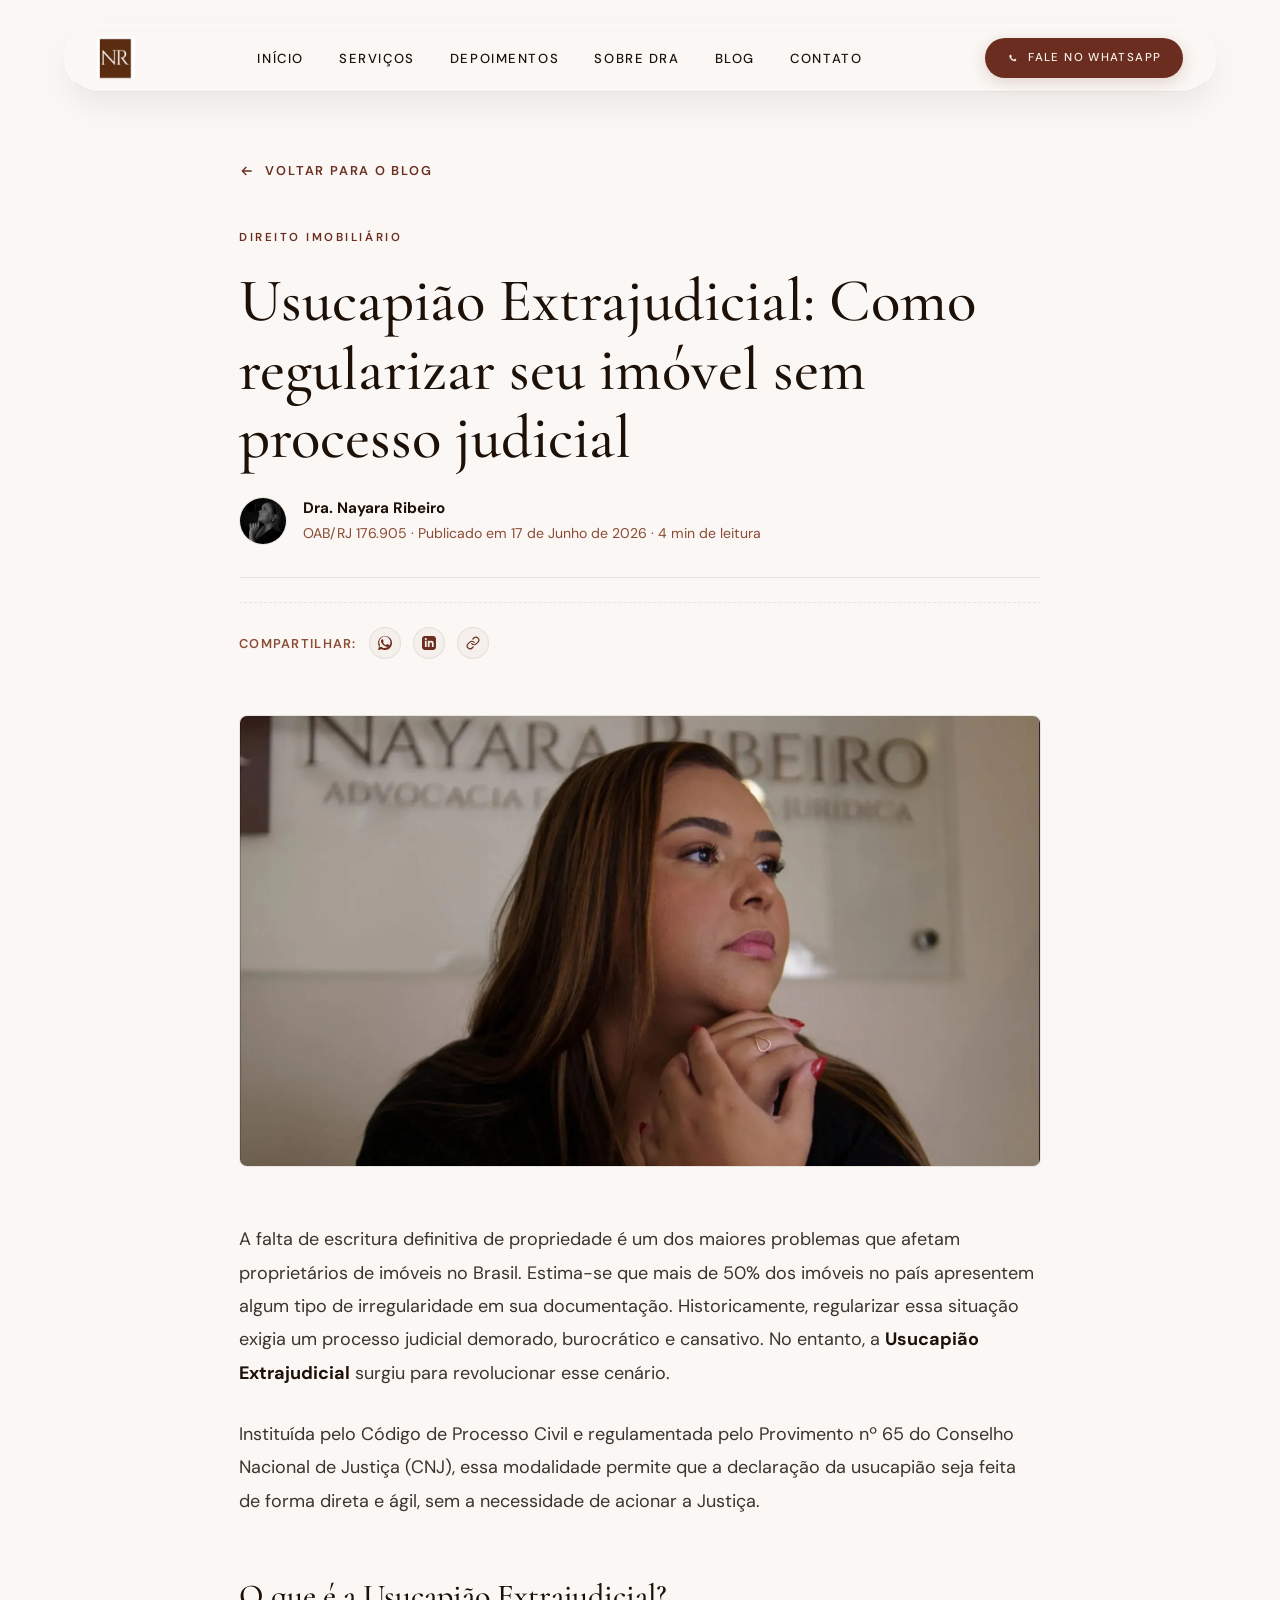
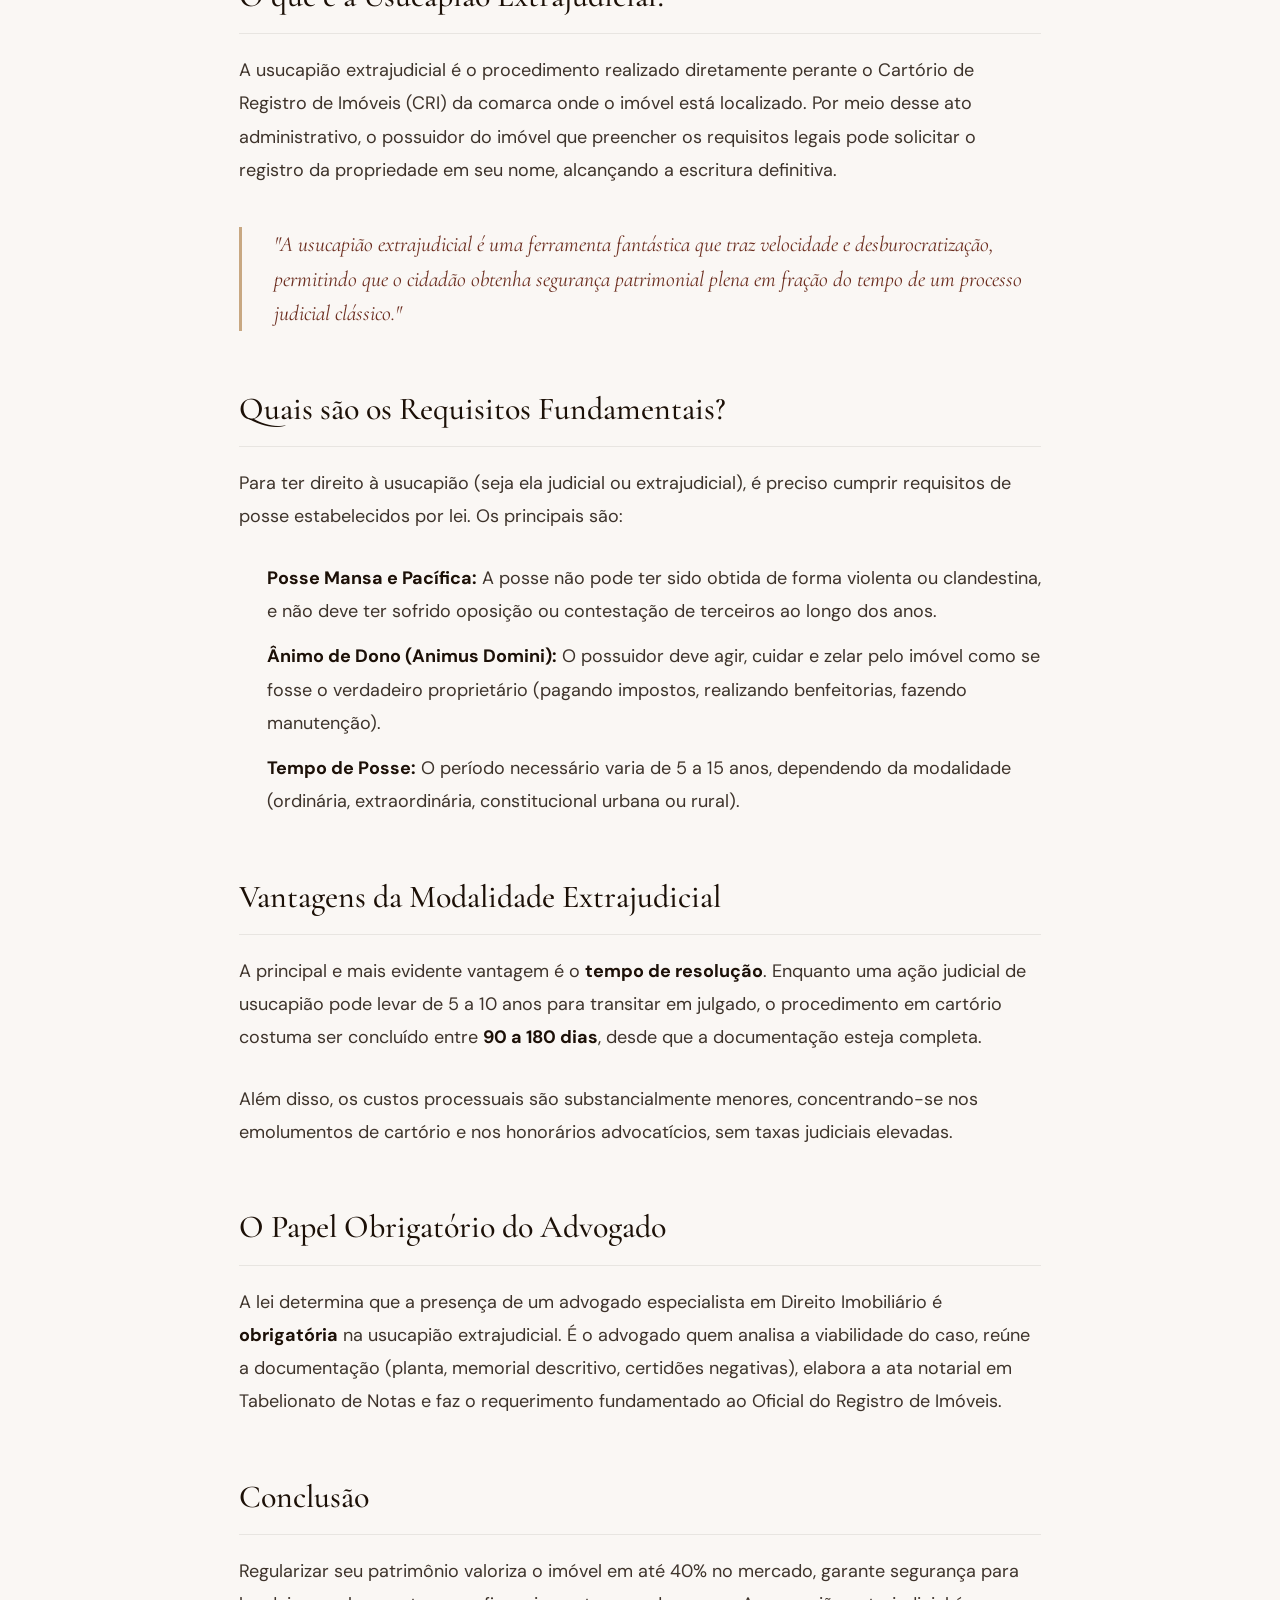
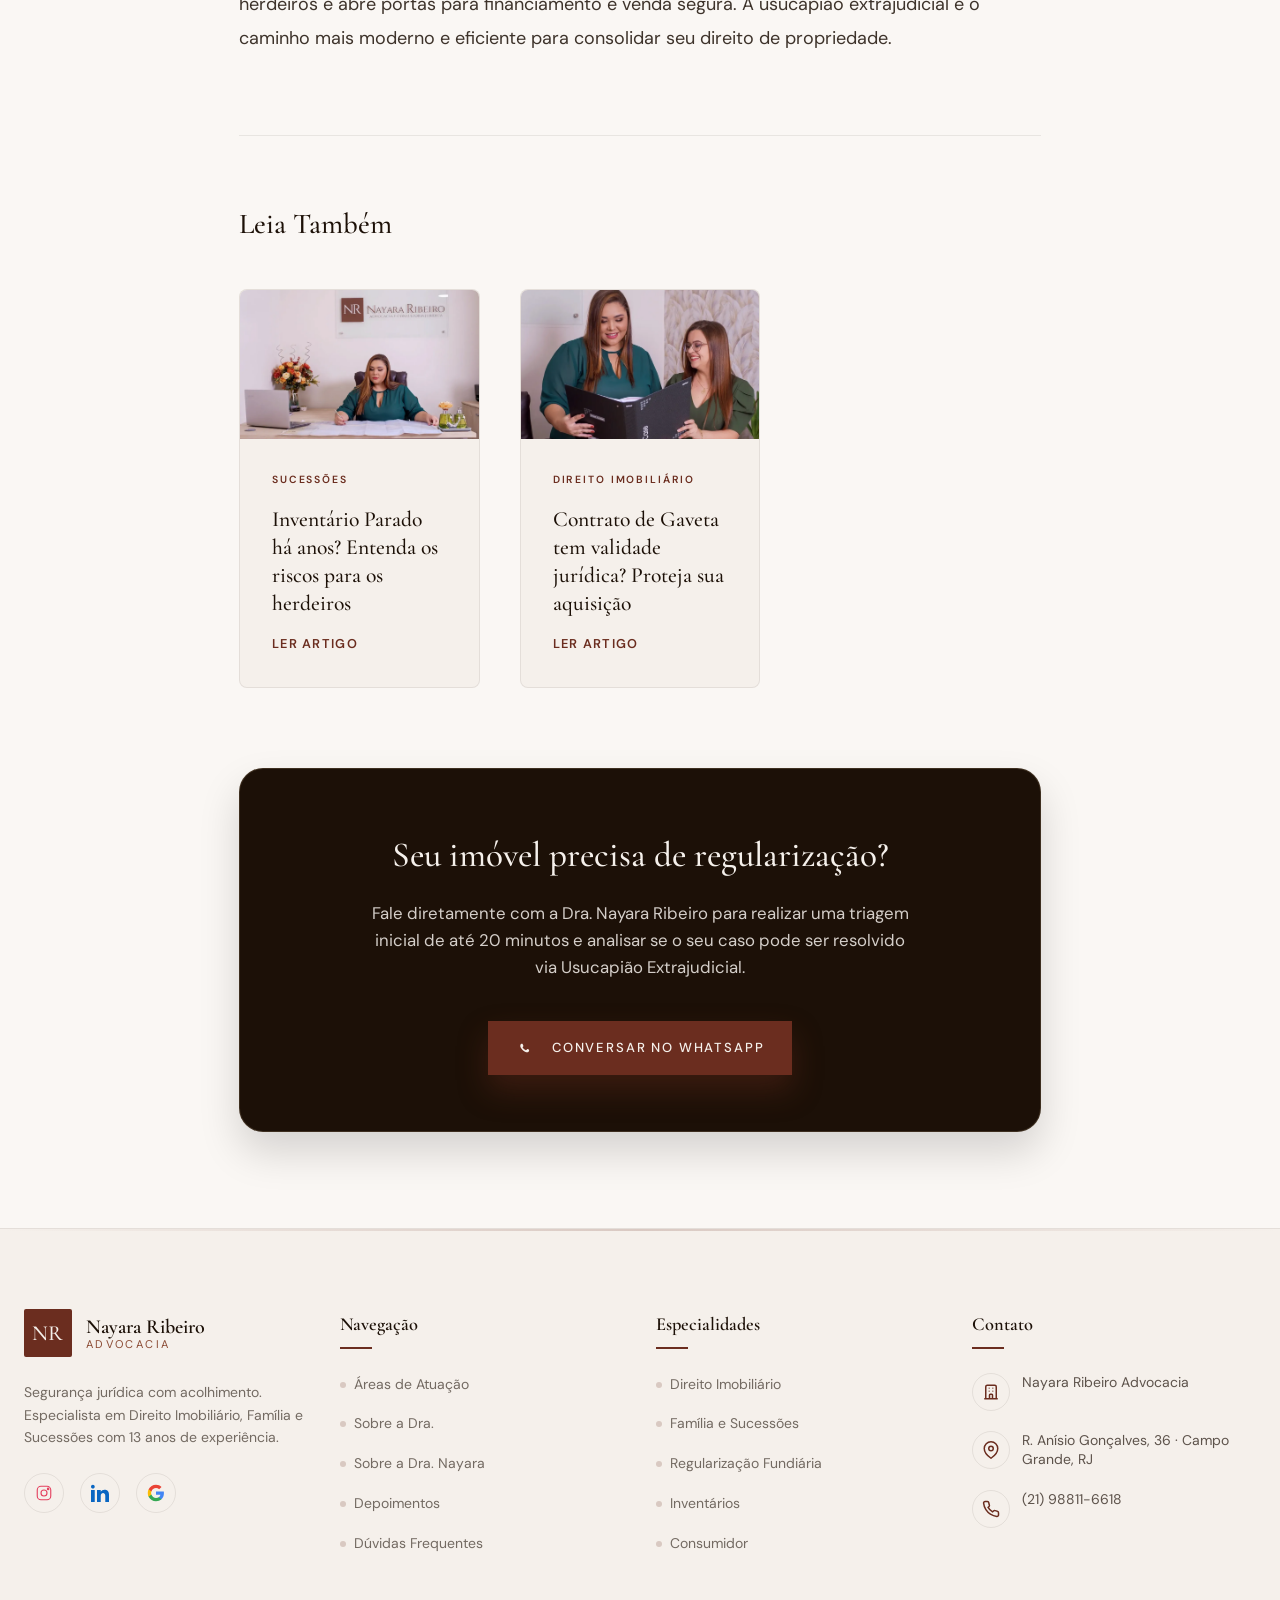
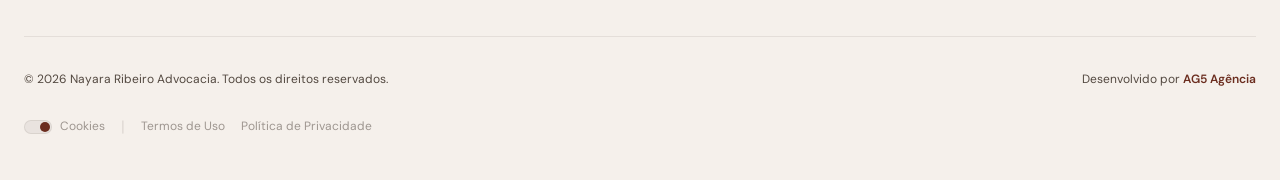
<file: blog/usucapiao-extrajudicial.html>
<!DOCTYPE html>
<html lang="pt-BR">
<head>
<meta charset="UTF-8">
<meta name="viewport" content="width=device-width, initial-scale=1.0">
<title>Usucapião Extrajudicial: Como regularizar seu imóvel sem processo judicial | NR Advocacia</title>
<meta name="description" content="Descubra como obter a escritura definitiva do seu imóvel diretamente em cartório com mais rapidez, economia e sem a necessidade de acionar a Justiça.">
<link rel="preconnect" href="https://fonts.googleapis.com">
<link rel="preconnect" href="https://fonts.gstatic.com" crossorigin>
<!-- Performance fix: Google Fonts async-load -->
<link rel="preload" href="https://fonts.googleapis.com/css2?family=Cormorant+Garamond:ital,wght@0,400;0,500;0,600;0,700;1,400;1,500;1,600&family=DM+Sans:wght@400;500;600;700&display=swap" as="style" onload="this.onload=null;this.rel='stylesheet'">
<noscript><link href="https://fonts.googleapis.com/css2?family=Cormorant+Garamond:ital,wght@0,400;0,500;0,600;0,700;1,400;1,500;1,600&family=DM+Sans:wght@400;500;600;700&display=swap" rel="stylesheet"></noscript>
<!-- Preload do CSS crítico -->
<link rel="preload" href="../style.css" as="style">
<link rel="stylesheet" href="../style.css">
<!-- Performance fix: cookie-banner.css carregado de forma async -->
<link rel="preload" href="../cookie-banner.css" as="style" onload="this.onload=null;this.rel='stylesheet'">
<noscript><link rel="stylesheet" href="../cookie-banner.css"></noscript>
<link rel="icon" type="image/x-icon" href="../assets/favicon-nr-advocacia.ico">
<link rel="canonical" href="https://www.nayararibeiro.adv.br/blog/usucapiao-extrajudicial.html">

<!-- Open Graph / Facebook -->
<meta property="og:type" content="article">
<meta property="og:title" content="Usucapião Extrajudicial: Como regularizar seu imóvel sem processo judicial">
<meta property="og:description" content="Descubra como obter a escritura definitiva do seu imóvel diretamente em cartório com mais rapidez, economia e sem a necessidade de acionar a Justiça.">
<meta property="og:image" content="https://www.nayararibeiro.adv.br/assets/nayara-ribeiro-advogada-contemplativa-placa.webp">

<!-- Twitter -->
<meta name="twitter:card" content="summary_large_image">
<meta name="twitter:title" content="Usucapião Extrajudicial: Como regularizar seu imóvel sem processo judicial">
<meta name="twitter:description" content="Descubra como obter a escritura definitiva do seu imóvel diretamente em cartório com mais rapidez, economia e sem a necessidade de acionar a Justiça.">
<meta name="twitter:image" content="https://www.nayararibeiro.adv.br/assets/nayara-ribeiro-advogada-contemplativa-placa.webp">

<!-- Schema.org JSON-LD -->
<script type="application/ld+json">
{
  "@context": "https://schema.org",
  "@graph": [
    {
      "@type": "LegalService",
      "@id": "https://www.nayararibeiro.adv.br/#negocio",
      "name": "Nayara Ribeiro - Advogado(a) de usucapião, Inventário, divórcio e regularização imobiliária - Campo Grande/RJ - Zona Oeste",
      "alternateName": "Advogado Campo Grande RJ - NR Advocacia | Direito Imobiliário | Família e Sucessões",
      "url": "https://www.nayararibeiro.adv.br/",
      "logo": "https://www.nayararibeiro.adv.br/assets/logo-nr-advocacia-desktop.webp",
      "image": [
        "https://www.nayararibeiro.adv.br/assets/nayara-ribeiro-advogada-livros-direito.webp",
        "https://www.nayararibeiro.adv.br/assets/nayara-ribeiro-advogada-retrato-preto-branco.webp"
      ],
      "description": "Escritório de advocacia em Campo Grande/RJ. Direito Imobiliário, Família, Sucessões e Consumidor. 13 anos de experiência. Atendimento presencial e virtual até 22h.",
      "telephone": "+5521988116618",
      "priceRange": "$$",
      "currenciesAccepted": "BRL",
      "address": {
        "@type": "PostalAddress",
        "streetAddress": "R. Anísio Gonçalves, 36",
        "addressLocality": "Campo Grande",
        "addressRegion": "RJ",
        "postalCode": "23045-310",
        "addressCountry": "BR"
      },
      "geo": {
        "@type": "GeoCoordinates",
        "latitude": -22.916661,
        "longitude": -43.5540497
      },
      "identifier": [
        {
          "@type": "PropertyValue",
          "propertyID": "Google CID",
          "value": "17696222983737192053"
        },
        {
          "@type": "PropertyValue",
          "propertyID": "Google Place ID",
          "value": "ChIJqQWFCzrnmwARdS7CiwudlfU"
        }
      ],
      "hasMap": "https://maps.google.com/?cid=17696222983737192053",
      "sameAs": [
        "https://maps.google.com/?cid=17696222983737192053",
        "https://www.instagram.com/advnayararibeiro/",
        "https://www.linkedin.com/in/nayara-ribeiro-72a0a4a6/"
      ]
    },
    {
      "@type": "WebSite",
      "@id": "https://www.nayararibeiro.adv.br/#website",
      "url": "https://www.nayararibeiro.adv.br/",
      "name": "Advogado Campo Grande RJ - NR Advocacia | Direito Imobiliário | Família e Sucessões",
      "publisher": { "@id": "https://www.nayararibeiro.adv.br/#negocio" },
      "inLanguage": "pt-BR"
    },
    {
      "@type": "WebPage",
      "@id": "https://www.nayararibeiro.adv.br/blog/usucapiao-extrajudicial.html#webpage",
      "url": "https://www.nayararibeiro.adv.br/blog/usucapiao-extrajudicial.html",
      "name": "Usucapião Extrajudicial: Como regularizar seu imóvel sem processo judicial | NR Advocacia",
      "description": "Descubra como obter a escritura definitiva do seu imóvel diretamente em cartório com mais rapidez, economia e sem a necessidade de acionar a Justiça.",
      "isPartOf": { "@id": "https://www.nayararibeiro.adv.br/#website" },
      "about": { "@id": "https://www.nayararibeiro.adv.br/#negocio" },
      "breadcrumb": { "@id": "https://www.nayararibeiro.adv.br/blog/usucapiao-extrajudicial.html#breadcrumb" },
      "inLanguage": "pt-BR",
      "datePublished": "2026-06-17",
      "dateModified": "2026-06-17"
    },
    {
      "@type": "BreadcrumbList",
      "@id": "https://www.nayararibeiro.adv.br/blog/usucapiao-extrajudicial.html#breadcrumb",
      "itemListElement": [
        {
          "@type": "ListItem",
          "position": 1,
          "name": "Início",
          "item": "https://www.nayararibeiro.adv.br/"
        },
        {
          "@type": "ListItem",
          "position": 2,
          "name": "Blog",
          "item": "https://www.nayararibeiro.adv.br/blog/"
        },
        {
          "@type": "ListItem",
          "position": 3,
          "name": "Usucapião Extrajudicial",
          "item": "https://www.nayararibeiro.adv.br/blog/usucapiao-extrajudicial.html"
        }
      ]
    },
    {
      "@type": "BlogPosting",
      "@id": "https://www.nayararibeiro.adv.br/blog/usucapiao-extrajudicial.html#article",
      "headline": "Usucapião Extrajudicial: Como regularizar seu imóvel sem processo judicial",
      "image": "https://www.nayararibeiro.adv.br/assets/nayara-ribeiro-advogada-contemplativa-placa.webp",
      "datePublished": "2026-06-17",
      "dateModified": "2026-06-17",
      "description": "Descubra como obter a escritura definitiva do seu imóvel diretamente em cartório com mais rapidez, economia e sem a necessidade de acionar a Justiça.",
      "inLanguage": "pt-BR",
      "mainEntityOfPage": { "@id": "https://www.nayararibeiro.adv.br/blog/usucapiao-extrajudicial.html#webpage" },
      "articleSection": "Direito Imobiliário",
      "publisher": { "@id": "https://www.nayararibeiro.adv.br/#negocio" },
      "author": {
        "@type": "Person",
        "@id": "https://www.nayararibeiro.adv.br/#author",
        "name": "Dra. Nayara Ribeiro",
        "jobTitle": "Advogada Especialista em Direito Imobiliário e Sucessões",
        "worksFor": { "@id": "https://www.nayararibeiro.adv.br/#negocio" },
        "sameAs": [
          "https://www.instagram.com/advnayararibeiro/",
          "https://www.linkedin.com/in/nayara-ribeiro-72a0a4a6/"
        ],
        "knowsAbout": [
          "Direito Imobiliário",
          "Regularização de Imóveis",
          "Inventário e Partilha"
        ]
      },
      "about": [
        {
          "@type": "Thing",
          "name": "Usucapião",
          "sameAs": "https://pt.wikipedia.org/wiki/Usucapi%C3%A3o"
        },
        {
          "@type": "Thing",
          "name": "Direito imobiliário",
          "sameAs": "https://pt.wikipedia.org/wiki/Direito_imobili%C3%A1rio"
        }
      ]
    }
  ]
}
</script>

<style>
  body {
    background: #FAF7F4;
    color: #1C1007;
  }
  .blog-post-wrapper {
    padding-top: 10rem;
    padding-bottom: 6rem;
  }
  .article-container {
    max-width: 850px;
    margin: 0 auto;
    padding: 0 1.5rem;
  }
  .article-header {
    margin-bottom: 3.5rem;
    text-align: left;
  }
  .article-tag {
    display: inline-block;
    font-size: 0.72rem;
    letter-spacing: 0.22em;
    text-transform: uppercase;
    font-weight: 600;
    color: var(--burgundy);
    margin-bottom: 1.25rem;
  }
  .article-title {
    font-family: var(--font-serif);
    font-size: clamp(2.4rem, 6vw, 3.8rem);
    line-height: 1.12;
    color: var(--ink);
    margin-bottom: 1.5rem;
    font-weight: 500;
  }
  .article-meta {
    display: flex;
    align-items: center;
    gap: 1rem;
    font-size: 0.88rem;
    color: var(--brown-mid);
    border-bottom: 1px solid var(--line);
    padding-bottom: 2rem;
  }
  .article-meta img {
    width: 48px;
    height: 48px;
    border-radius: 50%;
    object-fit: cover;
    border: 1px solid var(--line);
  }
  .article-meta-info strong {
    color: var(--ink);
    display: block;
    font-size: 0.95rem;
  }
  .article-image-wrap {
    margin-bottom: 3.5rem;
    border-radius: 0.5rem;
    overflow: hidden;
    border: 1px solid var(--line);
  }
  .article-image {
    width: 100%;
    aspect-ratio: 16/9;
    object-fit: cover;
    display: block;
  }
  .article-content {
    font-size: 1.125rem;
    line-height: 1.85;
    color: rgba(28, 16, 7, 0.85);
  }
  .article-content p {
    margin-bottom: 1.75rem;
  }
  .article-content strong {
    color: var(--ink);
  }
  .article-content h2, .article-content h3 {
    font-family: var(--font-serif);
    color: var(--ink);
    margin: 3rem 0 1.25rem;
    font-weight: 500;
  }
  .article-content h2 {
    font-size: 2rem;
    border-bottom: 1px solid var(--line);
    padding-bottom: 0.5rem;
  }
  .article-content h3 {
    font-size: 1.5rem;
  }
  .article-content ul, .article-content ol {
    margin-bottom: 1.75rem;
    padding-left: 1.75rem;
  }
  .article-content li {
    margin-bottom: 0.75rem;
  }
  .article-content blockquote {
    font-family: var(--font-serif);
    font-style: italic;
    font-size: 1.35rem;
    color: var(--burgundy);
    border-left: 3px solid var(--caramel);
    padding-left: 2rem;
    margin: 2.5rem 0;
    line-height: 1.6;
  }
  .article-cta-box {
    background: var(--ink);
    color: var(--cream);
    padding: 3.5rem 3rem;
    border-radius: 1.5rem;
    margin-top: 5rem;
    text-align: center;
    border: 1px solid rgba(200, 168, 130, 0.2);
    box-shadow: 0 20px 40px rgba(0,0,0,0.15);
  }
  .article-cta-box h3 {
    font-family: var(--font-serif);
    font-size: 2.2rem;
    color: var(--cream);
    margin-bottom: 1rem;
    font-weight: 500;
  }
  .article-cta-box p {
    color: rgba(245, 240, 235, 0.85);
    max-width: 550px;
    margin: 0 auto 2.5rem;
    font-size: 1.05rem;
    line-height: 1.6;
  }
  .article-cta-box .btn {
    display: inline-flex;
    justify-content: center;
    box-shadow: 0 15px 30px rgba(107, 45, 31, 0.4);
  }
  .back-to-site {
    display: inline-flex;
    align-items: center;
    gap: 0.65rem;
    color: var(--burgundy);
    text-decoration: none;
    font-weight: 600;
    font-size: 0.8rem;
    letter-spacing: 0.14em;
    text-transform: uppercase;
    margin-bottom: 2.5rem;
    transition: color 300ms ease, transform 300ms ease;
  }
  .back-to-site svg {
    width: 16px;
    height: 16px;
    transform: rotate(180deg);
    transition: transform 300ms ease;
  }
  .back-to-site:hover {
    color: var(--caramel);
  }
  .back-to-site:hover svg {
    transform: rotate(180deg) translateX(4px);
  }
  
  /* Ajuste da Nav para páginas internas */
  .nav--internal {
    background: rgba(250, 247, 244, 0.95);
    backdrop-filter: blur(10px);
    -webkit-backdrop-filter: blur(10px);
    border-bottom: 1px solid var(--line);
  }
</style>
</head>
<body>

<!-- Progress Bar -->
<div class="read-progress-container">
  <div class="read-progress-bar" id="progressBar"></div>
</div>

<!-- ============ NAV ============ -->
<nav class="nav nav--internal" id="nav">
  <a href="../index.html" class="nav__logo" aria-label="NR Advocacia">
    <picture class="nav__logo-img">
      <source srcset="../assets/logo-nr-advocacia-mobile.webp" media="(max-width: 720px)">
      <img src="../assets/logo-nr-advocacia-desktop.webp" alt="NR Advocacia — Nayara Ribeiro" width="180" height="42">
    </picture>
    <span class="nav__mark nav__mark--fallback">NR</span>
    <span class="nav__wordmark nav__wordmark--fallback">
      <span class="nav__wordmark-name">Nayara Ribeiro</span>
      <span class="nav__wordmark-sub">Advocacia</span>
    </span>
  </a>
  <ul class="nav__links">
    <li><a href="../index.html#hero">Início</a></li>
    <li><a href="../servicos.html">Serviços</a></li>
    <li><a href="../index.html#depoimentos">Depoimentos</a></li>
    <li><a href="../index.html#sobre">Sobre Dra</a></li>
    <li><a href="index.html">Blog</a></li>
    <li><a href="../index.html#contato">Contato</a></li>
  </ul>
  <a class="nav__cta" href="https://wa.me/5521988116618?text=Ol%C3%A1%2C%20vim%20atrav%C3%A9s%20do%20site%20e%20gostaria%20de%20falar%20com%20a%20Dra.%20Nayara." target="_blank" rel="noopener noreferrer" aria-label="Fale com a Dra. Nayara pelo WhatsApp – Navegação">
    <svg viewBox="0 0 24 24" fill="currentColor"><path d="M17.5 14.4c-.3-.2-1.8-.9-2.1-1-.3-.1-.5-.2-.7.2-.2.3-.8 1-1 1.2-.2.2-.4.2-.7.1-.3-.2-1.3-.5-2.4-1.5-.9-.8-1.5-1.8-1.7-2.1-.2-.3 0-.5.1-.6.1-.1.3-.4.5-.6.2-.2.2-.3.3-.5.1-.2 0-.4 0-.5 0-.1-.7-1.7-1-2.3-.3-.6-.5-.5-.7-.5h-.6c-.2 0-.5.1-.8.4-.3.3-1 1-1 2.5s1.1 3 1.2 3.2c.2.2 2.1 3.2 5 4.5 1.8.8 2.5.8 3.4.7.5-.1 1.7-.7 2-1.4.2-.7.2-1.2.2-1.4-.1-.2-.3-.2-.6-.4z"/></svg>
    <span>Fale no WhatsApp</span>
  </a>
  <button class="nav__burger" aria-label="Menu"><span></span><span></span></button>
</nav>

<main class="blog-post-wrapper">
  <div class="article-container">
    <a href="index.html" class="back-to-site">
      <svg viewBox="0 0 24 24" fill="none" stroke="currentColor" stroke-width="2"><path d="M5 12h14M13 6l6 6-6 6"/></svg>
      Voltar para o blog
    </a>

    <article>
      <header class="article-header">
        <span class="article-tag">Direito Imobiliário</span>
        <h1 class="article-title">Usucapião Extrajudicial: Como regularizar seu imóvel sem processo judicial</h1>
        <div class="article-meta">
          <img src="../assets/nayara-ribeiro-advogada-retrato-preto-branco.webp" alt="Dra. Nayara Ribeiro">
          <div class="article-meta-info">
            <strong>Dra. Nayara Ribeiro</strong>
            <span>OAB/RJ 176.905 · Publicado em 17 de Junho de 2026 · 4 min de leitura</span>
          </div>
        </div>

        <!-- Botões de Compartilhamento -->
        <div class="share-buttons">
          <span>Compartilhar:</span>
          <a href="#" id="shareWpp" target="_blank" rel="noopener noreferrer" aria-label="Compartilhar no WhatsApp" class="share-btn">
            <svg viewBox="0 0 24 24" fill="currentColor"><path d="M.057 24l1.687-6.163c-1.041-1.804-1.588-3.849-1.587-5.946C.06 5.348 5.397.01 12.008.01c3.202.001 6.212 1.246 8.477 3.514 2.266 2.268 3.507 5.28 3.505 8.484-.004 6.657-5.34 11.997-11.953 11.997-2.005-.001-3.973-.502-5.724-1.458L0 24zm6.59-4.846c1.6.95 3.188 1.449 4.825 1.451 5.436 0 9.86-4.37 9.864-9.799.002-2.63-1.023-5.101-2.885-6.963C16.59 1.98 14.117.954 11.996.955c-5.44 0-9.866 4.372-9.87 9.802 0 1.714.47 3.393 1.357 4.881l-.994 3.627 3.568-.971zM18.156 14.88c-.34-.17-2.011-.992-2.322-1.105-.31-.113-.536-.17-.762.17-.226.34-.876 1.105-1.074 1.33-.197.225-.395.253-.735.084-.34-.17-1.437-.53-2.737-1.69-1.01-.9-1.694-2.013-1.892-2.352-.198-.34-.02-.524.15-.694.153-.153.34-.397.51-.595.17-.198.226-.339.34-.565.113-.226.056-.424-.028-.593-.085-.17-.762-1.838-1.045-2.516-.276-.664-.553-.574-.762-.585-.198-.01-.424-.012-.65-.012-.226 0-.594.085-.904.424-.311.339-1.187 1.157-1.187 2.825 0 1.668 1.215 3.28 1.385 3.507.17.226 2.39 3.65 5.79 5.12 1.016.44 1.808.7 2.424.894.825.263 1.577.225 2.17.137.66-.098 2.012-.823 2.294-1.62.28-.797.28-1.48.197-1.62-.085-.14-.31-.225-.65-.395z"/></svg>
          </a>
          <a href="#" id="shareIn" target="_blank" rel="noopener noreferrer" aria-label="Compartilhar no LinkedIn" class="share-btn">
            <svg viewBox="0 0 24 24" fill="currentColor"><path d="M19 0h-14c-2.761 0-5 2.239-5 5v14c0 2.761 2.239 5 5 5h14c2.762 0 5-2.239 5-5v-14c0-2.761-2.238-5-5-5zm-11 19h-3v-11h3v11zm-1.5-12.268c-.966 0-1.75-.779-1.75-1.75s.784-1.75 1.75-1.75 1.75.779 1.75 1.75-.784 1.75-1.75 1.75zm13.5 12.268h-3v-5.604c0-3.368-4-3.113-4 0v5.604h-3v-11h3v1.765c1.396-2.586 7-2.777 7 2.476v6.759z"/></svg>
          </a>
          <button onclick="copyLink()" aria-label="Copiar Link" class="share-btn">
            <svg viewBox="0 0 24 24" fill="none" stroke="currentColor" stroke-width="2" stroke-linecap="round" stroke-linejoin="round"><path d="M10 13a5 5 0 0 0 7.54.54l3-3a5 5 0 0 0-7.07-7.07l-1.72 1.71"></path><path d="M14 11a5 5 0 0 0-7.54-.54l-3 3a5 5 0 0 0 7.07 7.07l1.71-1.71"></path></svg>
          </button>
        </div>
      </header>

      <div class="article-image-wrap">
        <img src="../assets/nayara-ribeiro-advogada-contemplativa-placa.webp" alt="Dra. Nayara Ribeiro analisando a viabilidade de uma usucapião extrajudicial" class="article-image">
      </div>

      <div class="article-content">
        <p>A falta de escritura definitiva de propriedade é um dos maiores problemas que afetam proprietários de imóveis no Brasil. Estima-se que mais de 50% dos imóveis no país apresentem algum tipo de irregularidade em sua documentação. Historicamente, regularizar essa situação exigia um processo judicial demorado, burocrático e cansativo. No entanto, a <strong>Usucapião Extrajudicial</strong> surgiu para revolucionar esse cenário.</p>

        <p>Instituída pelo Código de Processo Civil e regulamentada pelo Provimento nº 65 do Conselho Nacional de Justiça (CNJ), essa modalidade permite que a declaração da usucapião seja feita de forma direta e ágil, sem a necessidade de acionar a Justiça.</p>

        <h2>O que é a Usucapião Extrajudicial?</h2>
        <p>A usucapião extrajudicial é o procedimento realizado diretamente perante o Cartório de Registro de Imóveis (CRI) da comarca onde o imóvel está localizado. Por meio desse ato administrativo, o possuidor do imóvel que preencher os requisitos legais pode solicitar o registro da propriedade em seu nome, alcançando a escritura definitiva.</p>

        <blockquote>
          "A usucapião extrajudicial é uma ferramenta fantástica que traz velocidade e desburocratização, permitindo que o cidadão obtenha segurança patrimonial plena em fração do tempo de um processo judicial clássico."
        </blockquote>

        <h2>Quais são os Requisitos Fundamentais?</h2>
        <p>Para ter direito à usucapião (seja ela judicial ou extrajudicial), é preciso cumprir requisitos de posse estabelecidos por lei. Os principais são:</p>
        <ul>
          <li><strong>Posse Mansa e Pacífica:</strong> A posse não pode ter sido obtida de forma violenta ou clandestina, e não deve ter sofrido oposição ou contestação de terceiros ao longo dos anos.</li>
          <li><strong>Ânimo de Dono (Animus Domini):</strong> O possuidor deve agir, cuidar e zelar pelo imóvel como se fosse o verdadeiro proprietário (pagando impostos, realizando benfeitorias, fazendo manutenção).</li>
          <li><strong>Tempo de Posse:</strong> O período necessário varia de 5 a 15 anos, dependendo da modalidade (ordinária, extraordinária, constitucional urbana ou rural).</li>
        </ul>

        <h2>Vantagens da Modalidade Extrajudicial</h2>
        <p>A principal e mais evidente vantagem é o <strong>tempo de resolução</strong>. Enquanto uma ação judicial de usucapião pode levar de 5 a 10 anos para transitar em julgado, o procedimento em cartório costuma ser concluído entre <strong>90 a 180 dias</strong>, desde que a documentação esteja completa.</p>
        <p>Além disso, os custos processuais são substancialmente menores, concentrando-se nos emolumentos de cartório e nos honorários advocatícios, sem taxas judiciais elevadas.</p>

        <h2>O Papel Obrigatório do Advogado</h2>
        <p>A lei determina que a presença de um advogado especialista em Direito Imobiliário é <strong>obrigatória</strong> na usucapião extrajudicial. É o advogado quem analisa a viabilidade do caso, reúne a documentação (planta, memorial descritivo, certidões negativas), elabora a ata notarial em Tabelionato de Notas e faz o requerimento fundamentado ao Oficial do Registro de Imóveis.</p>

        <h2>Conclusão</h2>
        <p>Regularizar seu patrimônio valoriza o imóvel em até 40% no mercado, garante segurança para herdeiros e abre portas para financiamento e venda segura. A usucapião extrajudicial é o caminho mais moderno e eficiente para consolidar seu direito de propriedade.</p>
      </div>

      <!-- Artigos Relacionados (Leia Também) -->
      <section class="related-posts">
        <h3 class="related-posts__title">Leia Também</h3>
        <div class="blog-grid">
          <!-- Artigo 2 -->
          <article class="blog-card">
            <div class="blog-card__image">
              <img src="../assets/nayara-ribeiro-advogada-analisando-planta.webp" alt="Dra. Nayara Ribeiro analisando planta imobiliária para partilha" loading="lazy" width="600" height="400">
            </div>
            <div class="blog-card__body">
              <span class="blog-card__tag">Sucessões</span>
              <h4 class="blog-card__title">Inventário Parado há anos? Entenda os riscos para os herdeiros</h4>
              <a href="inventario-parado.html" class="blog-card__link">Ler artigo</a>
            </div>
          </article>

          <!-- Artigo 3 -->
          <article class="blog-card">
            <div class="blog-card__image">
              <img src="../assets/nayara-ribeiro-advogada-atendimento-cliente.webp" alt="Dra. Nayara Ribeiro em atendimento consultivo de contrato imobiliário" loading="lazy" width="600" height="400">
            </div>
            <div class="blog-card__body">
              <span class="blog-card__tag">Direito Imobiliário</span>
              <h4 class="blog-card__title">Contrato de Gaveta tem validade jurídica? Proteja sua aquisição</h4>
              <a href="contrato-de-gaveta.html" class="blog-card__link">Ler artigo</a>
            </div>
          </article>
        </div>
      </section>

      <div class="article-cta-box">
        <h3>Seu imóvel precisa de regularização?</h3>
        <p>Fale diretamente com a Dra. Nayara Ribeiro para realizar uma triagem inicial de até 20 minutos e analisar se o seu caso pode ser resolvido via Usucapião Extrajudicial.</p>
        <a href="https://wa.me/5521988116618?text=Olá,%20li%20o%20artigo%20sobre%20Usucapião%20Extrajudicial%20e%20gostaria%20de%20tirar%20dúvidas%20sobre%20o%20meu%20caso." target="_blank" rel="noopener noreferrer" class="btn btn--primary">
          <svg viewBox="0 0 24 24" fill="currentColor" style="width: 18px; height: 18px; margin-right: 0.5rem;"><path d="M17.5 14.4c-.3-.2-1.8-.9-2.1-1-.3-.1-.5-.2-.7.2-.2.3-.8 1-1 1.2-.2.2-.4.2-.7.1-.3-.2-1.3-.5-2.4-1.5-.9-.8-1.5-1.8-1.7-2.1-.2-.3 0-.5.1-.6.1-.1.3-.4.5-.6.2-.2.2-.3.3-.5.1-.2 0-.4 0-.5 0-.1-.7-1.7-1-2.3-.3-.6-.5-.5-.7-.5h-.6c-.2 0-.5.1-.8.4-.3.3-1 1-1 2.5s1.1 3 1.2 3.2c.2.2 2.1 3.2 5 4.5 1.8.8 2.5.8 3.4.7.5-.1 1.7-.7 2-1.4.2-.7.2-1.2.2-1.4-.1-.2-.3-.2-.6-.4z"/></svg>
          <span>Conversar no WhatsApp</span>
        </a>
      </div>
    </article>
  </div>
</main>

<!-- ============ FOOTER (Modelo Luanda Light) ============ -->
<footer class="footer">
  <div class="footer-main">
    <div class="footer-grid">
      <!-- COLUNA 1: MARCA -->
      <div class="footer-brand">
        <a href="../index.html#top" class="footer-logo">
          <div class="nav__mark">NR</div>
          <div class="footer-logo-text">
            <span class="footer-logo-name">Nayara Ribeiro</span>
            <span class="footer-logo-sub">Advocacia</span>
          </div>
        </a>
        <p class="footer-desc">Segurança jurídica com acolhimento. Especialista em Direito Imobiliário, Família e Sucessões com 13 anos de experiência.</p>
        <div class="footer-social">
          <a href="https://www.instagram.com/advnayararibeiro/" target="_blank" rel="noopener noreferrer" aria-label="Instagram">
            <svg viewBox="0 0 24 24" fill="none" stroke="#E4405F" stroke-width="1.5"><rect x="3" y="3" width="18" height="18" rx="5"/><circle cx="12" cy="12" r="4"/><circle cx="17.5" cy="6.5" r="1" fill="#E4405F"/></svg>
          </a>
          <a href="https://www.linkedin.com/in/nayara-ribeiro-72a0a4a6/" target="_blank" rel="noopener noreferrer" aria-label="LinkedIn">
            <svg viewBox="0 0 24 24" fill="#0A66C2"><path d="M4.98 3.5C4.98 4.88 3.87 6 2.5 6S0 4.88 0 3.5 1.12 1 2.5 1s2.48 1.12 2.48 2.5zM5 8H0v16h5V8zm7.98 0H8v16h4.98v-8.4c0-4.66 6.06-5.04 6.06 0V24H24V13.87c0-7.8-8.92-7.51-11.02-3.67V8z"/></svg>
          </a>
          <a href="https://share.google/MTPn3cXZPAXJzzaVX" target="_blank" rel="noopener noreferrer" aria-label="Google Business">
            <svg viewBox="0 0 24 24" xmlns="http://www.w3.org/2000/svg"><path d="M22.56 12.25c0-.78-.07-1.53-.2-2.25H12v4.26h5.92c-.26 1.37-1.04 2.53-2.21 3.31v2.77h3.57c2.08-1.92 3.28-4.74 3.28-8.09z" fill="#4285F4"/><path d="M12 23c2.97 0 5.46-.98 7.28-2.66l-3.57-2.77c-.98.66-2.23 1.06-3.71 1.06-2.86 0-5.29-1.93-6.16-4.53H2.18v2.84C3.99 20.53 7.7 23 12 23z" fill="#34A853"/><path d="M5.84 14.09c-.22-.66-.35-1.36-.35-2.09s.13-1.43.35-2.09V7.07H2.18C1.43 8.55 1 10.22 1 12s.43 3.45 1.18 4.93l3.66-2.84z" fill="#FBBC05"/><path d="M12 5.38c1.62 0 3.06.56 4.21 1.64l3.15-3.15C17.45 2.09 14.97 1 12 1 7.7 1 3.99 3.47 2.18 7.07l3.66 2.84c.87-2.6 3.3-4.53 6.16-4.53z" fill="#EA4335"/></svg>
          </a>
        </div>
      </div>

      <!-- COLUNA 2: NAVEGAÇÃO -->
      <div class="footer-links">
        <h3>Navegação</h3>
        <ul>
          <li><a href="../servicos.html">Áreas de Atuação</a></li>
          <li><a href="../index.html#sobre">Sobre a Dra.</a></li>
          <li><a href="../sobre-nayara.html">Sobre a Dra. Nayara</a></li>
          <li><a href="../index.html#depoimentos">Depoimentos</a></li>
          <li><a href="../index.html#faq">Dúvidas Frequentes</a></li>
        </ul>
      </div>

      <!-- COLUNA 3: ESPECIALIDADES -->
      <div class="footer-links">
        <h3>Especialidades</h3>
        <ul>
          <li><a href="../servicos.html">Direito Imobiliário</a></li>
          <li><a href="../servicos.html">Família e Sucessões</a></li>
          <li><a href="../servicos.html">Regularização Fundiária</a></li>
          <li><a href="../servicos.html">Inventários</a></li>
          <li><a href="../servicos.html">Consumidor</a></li>
        </ul>
      </div>

      <!-- COLUNA 4: CONTATO -->
      <div class="footer-contact">
        <h3>Contato</h3>
        <div class="footer-contact-list">
          <!-- Nome da Empresa -->
          <a href="https://share.google/MTPn3cXZPAXJzzaVX" target="_blank" rel="noopener noreferrer" class="footer-contact-item">
            <div class="footer-contact-icon">
              <svg viewBox="0 0 24 24" fill="none" stroke="currentColor" stroke-width="2"><path d="M19 21V5a2 2 0 00-2-2H7a2 2 0 00-2 2v16m14 0h2m-2 0h-5m-9 0H3m2 0h5M9 7h1m-1 4h1m4-4h1m-1 4h1m-5 10v-5a1 1 0 011-1h2a1 1 0 011 1v5m-4 0h4"></path></svg>
            </div>
            <span class="footer-contact-text">Nayara Ribeiro Advocacia</span>
          </a>
          <!-- Endereço -->
          <a href="https://www.google.com/maps/dir//Nayara+Ribeiro+Advocacia" target="_blank" rel="noopener noreferrer" class="footer-contact-item">
            <div class="footer-contact-icon">
              <svg viewBox="0 0 24 24" fill="none" stroke="currentColor" stroke-width="2"><path d="M21 10c0 7-9 13-9 13s-9-6-9-13a9 9 0 0 1 18 0z"></path><circle cx="12" cy="10" r="3"></circle></svg>
            </div>
            <span class="footer-contact-text">R. Anísio Gonçalves, 36 · Campo Grande, RJ</span>
          </a>
          <!-- WhatsApp -->
          <a href="https://wa.me/5521988116618?text=Ol%C3%A1%2C%20vim%20atrav%C3%A9s%20do%20site%20e%20gostaria%20de%20falar%20com%20a%20Dra.%20Nayara." target="_blank" rel="noopener noreferrer" class="footer-contact-item">
            <div class="footer-contact-icon">
              <svg viewBox="0 0 24 24" fill="none" stroke="currentColor" stroke-width="2"><path d="M22 16.92v3a2 2 0 0 1-2.18 2 19.79 19.79 0 0 1-8.63-3.07 19.5 19.5 0 0 1-6-6 19.79 19.79 0 0 1-3.07-8.67A2 2 0 0 1 4.11 2h3a2 2 0 0 1 2 1.72 12.84 12.84 0 0 0 .7 2.81 2 2 0 0 1-.45 2.11L8.09 9.91a16 16 0 0 0 6 6l1.27-1.27a2 2 0 0 1 2.11-.45 12.84 12.84 0 0 0 2.81.7A2 2 0 0 1 22 16.92z"></path></svg>
            </div>
            <span class="footer-contact-text">(21) 98811-6618</span>
          </a>
        </div>
      </div>
    </div>

    <!-- Bottom Bar -->
    <div class="footer-bottom">
      <div class="footer-bottom-inner">
        <div class="footer-bottom-row">
          <p class="footer-copyright">
            © 2026 <a href="https://share.google/MTPn3cXZPAXJzzaVX" target="_blank">Nayara Ribeiro Advocacia</a>. Todos os direitos reservados.
          </p>
          <span class="footer-agency">
            Desenvolvido por <a href="https://www.ag5agencia.com.br" target="_blank">AG5 Agência</a>
          </span>
        </div>
        
        <div class="footer-bottom-row">
          <div class="footer-legal-row">
            <a href="#" id="shared-ck-prefs-link" class="footer-cookie-prefs">
              <span class="cookie-toggle-mini"></span>
              Cookies
            </a>
            <span style="opacity: 0.1">|</span>
            <div class="footer-legal-links">
              <a href="../termos-e-condicoes.html">Termos de Uso</a>
              <a href="../politica-de-privacidade.html">Política de Privacidade</a>
            </div>
          </div>
        </div>
      </div>
    </div>
  </div>
</footer>

<!-- ============ WHATSAPP FLOAT ============ -->
<div class="whatsapp-container">
  <div id="whatsapp-message" class="whatsapp-message-bubble">
    <button class="close-whatsapp-bubble" aria-label="Fechar mensagem">
      <svg viewBox="0 0 24 24" fill="none" stroke="currentColor" stroke-width="2.5" width="10" height="10"><path d="M18 6L6 18M6 6l12 12"/></svg>
    </button>
    Olá! Posso te ajudar com regularização de imóveis, usucapião, inventário ou divórcio. Fale comigo!
  </div>
  <a class="whatsapp-float" href="https://wa.me/5521988116618?text=Ol%C3%A1%2C%20vim%20atrav%C3%A9s%20do%20site%20e%20gostaria%20de%20falar%20com%20a%20Dra.%20Nayara." target="_blank" rel="noopener noreferrer" aria-label="Falar com a Dra. Nayara pelo WhatsApp">
    <svg viewBox="0 0 24 24" fill="currentColor" width="28" height="28"><path d="M17.5 14.4c-.3-.2-1.8-.9-2.1-1-.3-.1-.5-.2-.7.2-.2.3-.8 1-1 1.2-.2.2-.4.2-.7.1-.3-.2-1.3-.5-2.4-1.5-.9-.8-1.5-1.8-1.7-2.1-.2-.3 0-.5.1-.6.1-.1.3-.4.5-.6.2-.2.2-.3.3-.5.1-.2 0-.4 0-.5 0-.1-.7-1.7-1-2.3-.3-.6-.5-.5-.7-.5h-.6c-.2 0-.5.1-.8.4-.3.3-1 1-1 2.5s1.1 3 1.2 3.2c.2.2 2.1 3.2 5 4.5 1.8.8 2.5.8 3.4.7.5-.1 1.7-.7 2-1.4.2-.7.2-1.2.2-1.4-.1-.2-.3-.2-.6-.4zM12 .5C5.6.5.4 5.7.4 12.1c0 2 .5 4 1.5 5.7L.2 23.5l5.9-1.5c1.7.9 3.6 1.4 5.5 1.4h.4C18.4 23.4 23.6 18.2 23.6 11.9 23.6 8.8 22.4 5.9 20.2 3.7 18 1.5 15 .5 12 .5zm0 20.7c-1.7 0-3.4-.5-4.9-1.3l-.3-.2-3.5.9.9-3.4-.2-.4c-.9-1.5-1.4-3.2-1.4-4.9C2.6 6.7 6.8 2.5 12 2.5c2.5 0 4.9 1 6.7 2.8 1.8 1.8 2.8 4.2 2.8 6.7 0 5.2-4.3 9.2-9.5 9.2z"/></svg>
  </a>
</div>

<!-- ============ MOBILE DRAWER ============ -->
<div class="mobile-drawer-overlay" id="mobileDrawerOverlay" aria-hidden="true"></div>
<div class="mobile-drawer" id="mobileDrawer" aria-hidden="true" aria-label="Menu de navegação">
  <div class="mobile-drawer__header">
    <a href="../index.html" class="mobile-drawer__logo" aria-label="NR Advocacia">
      <span class="nav__mark">NR</span>
      <span class="nav__wordmark">
        <span class="nav__wordmark-name">Nayara Ribeiro</span>
        <span class="nav__wordmark-sub">Advocacia</span>
      </span>
    </a>
    <button class="mobile-drawer__close" aria-label="Fechar menu">
      <svg viewBox="0 0 24 24" fill="none" stroke="currentColor" stroke-width="2"><path d="M18 6L6 18M6 6l12 12"/></svg>
    </button>
  </div>
  <ul class="mobile-drawer__links">
    <li><a href="../index.html#hero">Início</a></li>
    <li><a href="../servicos.html">Serviços</a></li>
    <li><a href="../index.html#depoimentos">Depoimentos</a></li>
    <li><a href="../index.html#sobre">Sobre Dra</a></li>
    <li><a href="index.html">Blog</a></li>
    <li><a href="../index.html#contato">Contato</a></li>
  </ul>
</div>

<!-- Share Toast Notification -->
<div class="share-toast" id="shareToast">Link copiado para a área de transferência!</div>

<!-- ========== SCRIPT ========== -->
<script src="../cookie-banner.js" defer></script>
<script src="../script.js" defer></script>
<script>
  // Dynamic Scroll Progress Bar
  window.addEventListener('scroll', () => {
    const winScroll = document.body.scrollTop || document.documentElement.scrollTop;
    const height = document.documentElement.scrollHeight - document.documentElement.clientHeight;
    const scrolled = (winScroll / height) * 100;
    document.getElementById('progressBar').style.width = scrolled + '%';
  });

  // Config share buttons URLs dynamically
  const currentUrl = window.location.href;
  const currentTitle = encodeURIComponent(document.title);
  
  document.getElementById('shareWpp').href = `https://api.whatsapp.com/send?text=${currentTitle}:%20${encodeURIComponent(currentUrl)}`;
  document.getElementById('shareIn').href = `https://www.linkedin.com/sharing/share-offsite/?url=${encodeURIComponent(currentUrl)}`;

  function copyLink() {
    navigator.clipboard.writeText(currentUrl).then(() => {
      const toast = document.getElementById('shareToast');
      toast.classList.add('show');
      setTimeout(() => {
        toast.classList.remove('show');
      }, 2500);
    });
  }
</script>
<script src="https://control-blog.ag5agencia.site/r.js" data-c="dra-nayara-ribeiro" defer></script>
</body>
</html>
</file>
<file: style.css>
/* ============================================
   NR ADVOCACIA — COBRE & SÉPIA JURÍDICO
   Luxury Legal Branding Feminino · Editorial Quente
   ============================================ */

:root {
  /* Paleta */
  --burgundy: #6B2D1F;
  --burgundy-dark: #521F13;
  --caramel: #C8A882;
  --caramel-soft: #D9BF9C;
  --cream: #F5F0EB;
  --cream-soft: #FAF7F4;
  --ink: #1C1007;
  --brown-mid: #8B4B34;
  --line: rgba(28, 16, 7, 0.08);
  --whatsapp: #25D366;
  --ck-accent: var(--burgundy);

  /* Tipografia */
  --font-serif: 'Cormorant Garamond', 'Garamond', serif;
  --font-sans: 'DM Sans', system-ui, -apple-system, sans-serif;

  /* Espaçamentos */
  --space-xs: 0.5rem;
  --space-sm: 1rem;
  --space-md: 2rem;
  --space-lg: 4rem;
  --space-xl: 7rem;
  --space-2xl: 10rem;

  /* Containers */
  --container: 1320px;
  --container-narrow: 1080px;
}

*,
*::before,
*::after {
  box-sizing: border-box;
  margin: 0;
  padding: 0;
}

html {
  scroll-behavior: smooth;
  -webkit-font-smoothing: antialiased;
  -moz-osx-font-smoothing: grayscale;
}

body {
  font-family: var(--font-sans);
  font-size: 16px;
  line-height: 1.7;
  color: var(--ink);
  background: var(--cream-soft);
  overflow-x: hidden;
}

img {
  max-width: 100%;
  display: block;
}

a {
  color: inherit;
  text-decoration: none;
}

button {
  font: inherit;
  cursor: pointer;
  border: none;
  background: none;
  color: inherit;
}

ul {
  list-style: none;
}

::selection {
  background: var(--burgundy);
  color: var(--cream);
}

/* ============ NAV ============ */
.nav {
  position: fixed;
  top: 1.5rem;
  left: 5%;
  right: 5%;
  z-index: 100;
  padding: 0.75rem 2rem;
  display: flex;
  align-items: center;
  justify-content: space-between;
  background: rgba(255, 255, 255, 0.45);
  backdrop-filter: blur(16px);
  -webkit-backdrop-filter: blur(16px);
  border: 1px solid rgba(255, 255, 255, 0.5);
  border-radius: 100px;
  box-shadow: 0 15px 35px -5px rgba(28, 16, 7, 0.08);
  transition: all 500ms cubic-bezier(0.22, 1, 0.36, 1);
}

.nav--scrolled {
  top: 1rem;
  background: rgba(255, 255, 255, 0.85);
  padding: 0.6rem 2rem;
  box-shadow: 0 20px 45px -10px rgba(28, 16, 7, 0.12);
}

.nav__logo {
  display: flex;
  align-items: center;
  gap: 0.85rem;
  opacity: 0;
  transform: translateY(-20px);
  animation: navLogoIn 600ms cubic-bezier(0.22, 1, 0.36, 1) forwards;
}

@keyframes navLogoIn {
  to {
    opacity: 1;
    transform: translateY(0);
  }
}

.nav__mark {
  width: 42px;
  height: 42px;
  background: var(--burgundy);
  color: var(--cream);
  display: grid;
  place-items: center;
  font-family: var(--font-serif);
  font-weight: 500;
  font-size: 1.25rem;
  letter-spacing: 0.02em;
  border-radius: 2px;
}

.nav__wordmark {
  display: flex;
  flex-direction: column;
  line-height: 1.1;
}

.nav__wordmark-name {
  font-family: var(--font-serif);
  font-size: 1.1rem;
  font-weight: 600;
  color: var(--ink);
  letter-spacing: 0.01em;
}

.nav__wordmark-sub {
  font-size: 0.68rem;
  letter-spacing: 0.22em;
  text-transform: uppercase;
  color: var(--brown-mid);
  font-weight: 500;
}

.nav__links {
  display: flex;
  gap: 2.2rem;
  align-items: center;
}

.nav__links a {
  position: relative;
  font-size: 0.82rem;
  letter-spacing: 0.12em;
  text-transform: uppercase;
  font-weight: 500;
  color: var(--ink);
  padding: 0.4rem 0;
}

.nav__links a::after {
  content: '';
  position: absolute;
  left: 0;
  bottom: 0;
  width: 0;
  height: 1px;
  background: var(--burgundy);
  transition: width 250ms ease-out;
}

.nav__links a:hover::after {
  width: 100%;
}

.nav__cta {
  display: inline-flex;
  align-items: center;
  gap: 0.5rem;
  padding: 0.65rem 1.35rem;
  background: var(--burgundy);
  color: var(--cream);
  font-size: 0.72rem;
  letter-spacing: 0.12em;
  text-transform: uppercase;
  font-weight: 500;
  border-radius: 100px;
  transition: transform 300ms cubic-bezier(0.22, 1, 0.36, 1), background 300ms ease;
  box-shadow: 0 4px 15px rgba(124, 58, 39, 0.2);
}

.nav__cta:hover {
  background: var(--ink);
  transform: translateY(-2px);
  box-shadow: 0 8px 20px rgba(124, 58, 39, 0.3);
}

.nav__cta svg {
  width: 14px;
  height: 14px;
}

.nav__burger {
  display: none;
  width: 32px;
  height: 32px;
  flex-direction: column;
  justify-content: center;
  gap: 5px;
}

.nav__burger span {
  display: block;
  height: 1.5px;
  background: var(--ink);
  transition: transform 300ms ease, opacity 300ms ease;
}

.nav__burger span:nth-child(1) {
  width: 22px;
  margin-left: auto;
}

.nav__burger span:nth-child(2) {
  width: 16px;
  margin-left: auto;
}

/* ============ HERO ============ */
.hero {
  position: relative;
  height: 100vh;
  min-height: 700px;
  max-height: 1080px;
  display: grid;
  grid-template-columns: 1.1fr 0.9fr;
  padding: 0;
  background: var(--cream-soft);
  overflow: hidden;
}

.hero__watermark {
  position: absolute;
  right: -4%;
  top: 18%;
  font-family: var(--font-serif);
  font-size: 34vw;
  font-weight: 500;
  color: var(--burgundy);
  opacity: 0.04;
  line-height: 0.8;
  letter-spacing: -0.04em;
  pointer-events: none;
  z-index: 0;
}

.hero__left {
  padding: 8rem 4rem 4rem 6rem;
  display: flex;
  flex-direction: column;
  justify-content: center;
  position: relative;
  z-index: 2;
}

.hero__eyebrow {
  display: flex;
  align-items: center;
  gap: 0.85rem;
  font-size: 0.75rem;
  letter-spacing: 0.28em;
  text-transform: uppercase;
  color: var(--brown-mid);
  font-weight: 500;
  margin-bottom: 1.25rem;
  opacity: 0;
  transform: translateY(20px);
  animation: fadeUp 800ms 200ms cubic-bezier(0.22, 1, 0.36, 1) forwards;
}

.hero__eyebrow::before {
  content: '';
  width: 48px;
  height: 1px;
  background: var(--caramel);
}

.hero__title {
  font-family: var(--font-serif);
  font-weight: 500;
  font-size: clamp(2.4rem, 5.5vw, 5.2rem);
  line-height: 0.96;
  letter-spacing: -0.015em;
  color: var(--ink);
  margin-bottom: 1.5rem;
}

.hero__title .word {
  display: inline-block;
  opacity: 0;
  transform: translateY(40px);
  animation: wordIn 800ms ease-out forwards;
}

.hero__title .word--italic {
  font-style: italic;
  color: var(--burgundy);
}

@keyframes wordIn {
  to {
    opacity: 1;
    transform: translateY(0);
  }
}

.hero__sub {
  font-size: 1rem;
  line-height: 1.6;
  color: var(--ink);
  max-width: 44ch;
  margin-bottom: 1.75rem;
  opacity: 0;
  transform: translateY(20px);
  animation: fadeUp 800ms 1100ms cubic-bezier(0.22, 1, 0.36, 1) forwards;
}

.hero__sub strong {
  color: var(--burgundy);
  font-weight: 600;
}

.hero__ctas {
  display: flex;
  gap: 1rem;
  flex-wrap: wrap;
  opacity: 0;
  transform: translateY(20px);
  animation: fadeUp 800ms 1250ms cubic-bezier(0.22, 1, 0.36, 1) forwards;
}

@keyframes fadeUp {
  to {
    opacity: 1;
    transform: translateY(0);
  }
}

.btn {
  display: inline-flex;
  align-items: center;
  gap: 0.65rem;
  padding: 1rem 1.75rem;
  font-size: 0.82rem;
  letter-spacing: 0.14em;
  text-transform: uppercase;
  font-weight: 500;
  position: relative;
  overflow: hidden;
  transition: color 300ms ease, border-color 300ms ease;
}

.btn svg {
  width: 16px;
  height: 16px;
  flex-shrink: 0;
}

.btn--primary {
  background: var(--burgundy);
  color: var(--cream);
}

.btn--primary::before {
  content: '';
  position: absolute;
  inset: 0;
  background: var(--ink);
  transform: translateX(-100%);
  transition: transform 400ms cubic-bezier(0.22, 1, 0.36, 1);
  z-index: 0;
}

.btn--primary:hover::before {
  transform: translateX(0);
}

.btn--primary span,
.btn--primary svg {
  position: relative;
  z-index: 1;
}

.btn--ghost {
  background: transparent;
  color: var(--ink);
  border: 1px solid var(--ink);
}

.btn--ghost:hover {
  background: var(--ink);
  color: var(--cream);
}

.hero__meta {
  margin-top: 2rem;
  display: flex;
  gap: 2rem;
  opacity: 0;
  transform: translateY(20px);
  animation: fadeUp 800ms 1400ms cubic-bezier(0.22, 1, 0.36, 1) forwards;
}

.hero__meta-item {
  padding-left: 1rem;
  border-left: 1px solid var(--caramel);
}

.hero__meta-num {
  font-family: var(--font-serif);
  font-size: 1.75rem;
  font-weight: 500;
  color: var(--burgundy);
  line-height: 1;
}

.hero__meta-label {
  font-size: 0.72rem;
  letter-spacing: 0.14em;
  text-transform: uppercase;
  color: var(--brown-mid);
  margin-top: 0.4rem;
  font-weight: 500;
}

/* Hero right column */
.hero__right {
  position: relative;
  padding-right: 0;
}

.hero__image-wrap {
  position: relative;
  width: 100%;
  height: 100%;
  min-height: 480px;
  overflow: hidden;
}

.hero__image {
  position: absolute;
  inset: 0;
  width: 100%;
  height: 100%;
  object-fit: cover;
  object-position: center 20%;
  transform: scale(1.08);
  opacity: 0;
  animation: heroImgIn 1000ms 200ms ease-out forwards;
}

@keyframes heroImgIn {
  to {
    transform: scale(1);
    opacity: 1;
  }
}

.hero__diagonal {
  position: absolute;
  inset: 0;
  background: var(--burgundy);
  clip-path: polygon(0 0, 32% 0, 0 100%, 0 100%);
  clip-path: inset(0 100% 0 0);
  animation: diagonalIn 1200ms 300ms cubic-bezier(0.22, 1, 0.36, 1) forwards;
  pointer-events: none;
}

@keyframes diagonalIn {
  to {
    clip-path: polygon(0 0, 32% 0, 0 100%, 0 100%);
  }
}

/* Fallback using mask instead for browsers */
.hero__diagonal {
  clip-path: polygon(-1% -1%, 0% -1%, 0% 101%, -1% 101%);
  animation: diagonalGrow 1200ms 300ms cubic-bezier(0.22, 1, 0.36, 1) forwards;
}

@keyframes diagonalGrow {
  to {
    clip-path: polygon(-1% -1%, 34% -1%, 0% 101%, -1% 101%);
  }
}


.hero__badge {
  position: absolute;
  bottom: 1.5rem;
  left: -1.75rem;
  background: var(--cream);
  padding: 1.1rem 1.5rem;
  display: flex;
  align-items: center;
  gap: 0.85rem;
  box-shadow: 0 20px 40px -18px rgba(28, 16, 7, 0.25);
  opacity: 0;
  transform: translateY(20px) scale(0.9);
  animation: badgeIn 600ms 1600ms cubic-bezier(0.34, 1.4, 0.64, 1) forwards;
  z-index: 4;
  max-width: 280px;
}

@keyframes badgeIn {
  to {
    opacity: 1;
    transform: translateY(0) scale(1);
  }
}

.hero__badge-icon {
  flex-shrink: 0;
  width: 40px;
  height: 40px;
  border-radius: 50%;
  background: var(--cream-soft);
  display: grid;
  place-items: center;
}

.hero__badge-icon svg {
  width: 22px;
  height: 22px;
}

.hero__badge-stars {
  display: flex;
  gap: 1px;
  color: #F5A623;
  font-size: 0.9rem;
  line-height: 1;
}

.hero__badge-text {
  display: flex;
  flex-direction: column;
  line-height: 1.2;
}

.hero__badge-score {
  font-family: var(--font-serif);
  font-size: 1.25rem;
  font-weight: 600;
  color: var(--ink);
}

.hero__badge-label {
  font-size: 0.68rem;
  letter-spacing: 0.1em;
  text-transform: uppercase;
  color: var(--brown-mid);
  font-weight: 500;
}

.hero__scroll {
  position: absolute;
  bottom: 1.5rem;
  left: 5rem;
  display: flex;
  align-items: center;
  gap: 0.75rem;
  font-size: 0.7rem;
  letter-spacing: 0.22em;
  text-transform: uppercase;
  color: var(--brown-mid);
  font-weight: 500;
  z-index: 3;
  opacity: 0;
  animation: fadeUp 800ms 1800ms ease-out forwards;
}

.hero__scroll-line {
  width: 60px;
  height: 1px;
  background: var(--brown-mid);
  position: relative;
  overflow: hidden;
}

.hero__scroll-line::after {
  content: '';
  position: absolute;
  left: -60px;
  width: 60px;
  height: 1px;
  background: var(--burgundy);
  animation: scrollLine 2.5s ease-in-out infinite;
}

@keyframes scrollLine {
  0% {
    left: -60px;
  }

  100% {
    left: 60px;
  }
}

/* ============ SECTION COMMON ============ */
section {
  position: relative;
}

.container {
  max-width: var(--container);
  margin: 0 auto;
  padding: 0 2.5rem;
}

/* Divisor Editorial Premium */
.editorial-divider {
  background: var(--cream);
  padding: 2rem 0;
  display: flex;
  align-items: center;
  justify-content: center;
  gap: 2rem;
}

.editorial-divider__line {
  height: 1px;
  width: 100px;
  background: var(--line);
}

.editorial-divider__mark {
  font-family: var(--font-serif);
  font-size: 0.85rem;
  font-weight: 600;
  color: var(--burgundy);
  letter-spacing: 0.4em;
  opacity: 0.8;
}

@media (max-width: 768px) {
  .editorial-divider { padding: 1rem 0; gap: 1.5rem; }
  .editorial-divider__line { width: 60px; }
}

.section-eyebrow {
  display: inline-flex;
  align-items: center;
  gap: 0.85rem;
  font-size: 0.72rem;
  letter-spacing: 0.28em;
  text-transform: uppercase;
  color: var(--brown-mid);
  font-weight: 500;
  margin-bottom: 1.5rem;
}

.section-eyebrow::before {
  content: '';
  width: 40px;
  height: 1px;
  background: var(--caramel);
}

.section-title {
  font-family: var(--font-serif);
  font-weight: 500;
  font-size: clamp(2.2rem, 4.5vw, 3.8rem);
  line-height: 1.05;
  letter-spacing: -0.012em;
  color: var(--ink);
  max-width: 20ch;
}

.section-title em {
  font-style: italic;
  color: var(--burgundy);
}


/* ============ OFFICE VIDEO IMPACT ============ */
.office-impact {
  padding: var(--space-xl) 0;
  background: var(--cream-soft);
  overflow: hidden;
  position: relative;
}

.office-impact__container {
  display: flex;
  justify-content: center;
  align-items: center;
  gap: 4rem;
  max-width: 1400px;
  margin: 0 auto;
  padding: 0 2rem;
  position: relative;
  z-index: 2;
}

.office-impact__intro {
  display: none;
}

.office-impact__side {
  flex: 1;
  display: flex;
  flex-direction: column;
  gap: 3rem;
}

.office-impact__side--left {
  text-align: right;
  align-items: flex-end;
}

.office-impact__side--right {
  text-align: left;
  align-items: flex-start;
}

.office-impact__label {
  font-family: var(--font-serif);
  font-size: clamp(2.2rem, 5vw, 4.5rem);
  line-height: 0.9;
  color: var(--burgundy);
  opacity: 0.12;
  font-style: italic;
  font-weight: 600;
  user-select: none;
}

.office-impact__feature {
  max-width: 280px;
}

.office-impact__feature h3,
.office-impact__feature h4 {
  font-family: var(--font-serif);
  font-size: 1.25rem;
  color: var(--ink);
  margin-bottom: 0.5rem;
  font-weight: 600;
}

.office-impact__feature p {
  font-size: 0.88rem;
  line-height: 1.6;
  color: var(--brown-mid);
}

.office-impact__video-col {
  flex: 0 0 340px;
}

.office-impact__video-wrap {
  aspect-ratio: 9/16;
  border-radius: 2rem;
  overflow: hidden;
  position: relative;
  box-shadow: 0 40px 100px -30px rgba(28, 16, 7, 0.4);
  border: 8px solid white;
}

.office-impact__video-wrap video {
  width: 100%;
  height: 100%;
  object-fit: cover;
}

/* Play Button Overlay */
.video-card__play {
  position: absolute;
  inset: 0;
  display: flex;
  align-items: center;
  justify-content: center;
  background: rgba(0, 0, 0, 0.15);
  cursor: pointer;
  z-index: 10;
  transition: all 400ms ease;
}

.video-card__play:hover {
  background: rgba(0, 0, 0, 0.3);
}

.video-card__play-btn {
  width: 72px;
  height: 72px;
  background: var(--burgundy);
  color: var(--cream);
  border-radius: 50%;
  display: flex;
  align-items: center;
  justify-content: center;
  padding-left: 4px;
  box-shadow: 0 15px 35px rgba(0, 0, 0, 0.3);
  transition: transform 400ms cubic-bezier(0.22, 1, 0.36, 1);
}

.video-card__play:hover .video-card__play-btn {
  transform: scale(1.1);
  background: var(--ink);
}

.video-card__play-btn svg {
  width: 28px;
  height: 28px;
}

.office-impact__decoration {
  position: absolute;
  top: 50%;
  left: 50%;
  transform: translate(-50%, -50%);
  width: 80%;
  height: 70%;
  border: 1px solid var(--line);
  border-radius: 50%;
  pointer-events: none;
  z-index: 1;
  opacity: 0.4;
}

@media (max-width: 1000px) {
  .office-impact__intro {
    display: block;
    text-align: center;
    width: 100%;
    margin-bottom: 1rem;
    order: -2;
  }

  .office-impact__mobile-title {
    font-family: var(--font-serif);
    font-size: 1.75rem;
    line-height: 1.2;
    color: var(--ink);
    margin-top: 0.75rem;
    font-weight: 500;
  }

  .office-impact__mobile-title em {
    font-style: italic;
    color: var(--burgundy);
  }

  .office-impact__container {
    flex-direction: column;
    gap: 3.5rem;
    padding: 0 1.5rem;
  }

  .office-impact__video-col {
    order: -1;
    width: 100%;
    max-width: 320px;
    margin: 0 auto;
  }

  .office-impact__video-wrap {
    border-width: 6px;
    box-shadow: 0 30px 70px -20px rgba(28, 16, 7, 0.3);
  }

  .office-impact__side {
    text-align: left;
    align-items: flex-start;
    display: flex;
    flex-direction: column;
    gap: 2.5rem;
    position: relative;
    padding-top: 3.5rem;
    width: 100%;
  }

  .office-impact__side::before {
    content: '';
    position: absolute;
    top: 0;
    left: 0;
    width: 50px;
    height: 1px;
    background: var(--burgundy);
    opacity: 0.3;
  }

  .office-impact__label {
    display: block;
    position: absolute;
    top: 0;
    right: 0;
    font-size: 2.2rem;
    opacity: 0.08;
    pointer-events: none;
  }

  .office-impact__feature {
    max-width: 100%;
  }

  .office-impact__feature h3,
  .office-impact__feature h4 {
    font-size: 1.15rem;
    display: flex;
    align-items: center;
    gap: 0.75rem;
    letter-spacing: 0.02em;
  }

  .office-impact__feature h3::before,
  .office-impact__feature h4::before {
    content: '';
    width: 8px;
    height: 1px;
    background: var(--caramel);
  }

  .office-impact__side--left,
  .office-impact__side--right {
    text-align: left;
    align-items: flex-start;
  }
}

/* ============ DOR & SOLUÇÃO ============ */
.impact {
  padding: var(--space-xl) 0;
  background: var(--ink);
  color: var(--cream);
  position: relative;
  overflow: hidden;
}

.impact__header {
  text-align: center;
  max-width: 800px;
  margin: 0 auto 5rem;
}

.impact__header .section-eyebrow {
  color: var(--caramel);
  display: flex;
  flex-direction: column;
  align-items: center;
  gap: 1rem;
}

.impact__header .section-eyebrow::before {
  background: var(--caramel);
  margin: 0;
}

.impact__title {
  font-family: var(--font-serif);
  font-weight: 500;
  font-size: clamp(2.2rem, 4vw, 3.8rem);
  line-height: 1.05;
  color: var(--cream);
  letter-spacing: -0.01em;
}

.impact__title em {
  font-style: italic;
  color: var(--caramel);
}

.impact__cards {
  display: grid;
  grid-template-columns: 1fr 80px 1fr;
  gap: 2rem;
  align-items: stretch;
  max-width: 1240px;
  margin: 0 auto;
}

.impact-card {
  background: rgba(255, 255, 255, 0.03);
  border: 1px solid rgba(255, 255, 255, 0.08);
  border-radius: 2.5rem;
  overflow: hidden;
  display: flex;
  flex-direction: column;
  transition: transform 400ms ease, border-color 400ms ease;
}

.impact-card--solucao {
  background: rgba(200, 168, 130, 0.04);
  border-color: rgba(200, 168, 130, 0.15);
}

.impact-card:hover {
  border-color: rgba(200, 168, 130, 0.4);
}

.impact-card__image {
  height: 300px;
  overflow: hidden;
  position: relative;
}

.impact-card__image::after {
  content: '';
  position: absolute;
  inset: 0;
  background: linear-gradient(to bottom, transparent 60%, var(--ink));
}

.impact-card__image img {
  width: 100%;
  height: 100%;
  object-fit: cover;
  transition: transform 1.2s cubic-bezier(0.22, 1, 0.36, 1);
}

.impact-card:hover .impact-card__image img {
  transform: scale(1.08);
}

.impact-card__content {
  padding: 3.5rem;
  flex: 1;
  display: flex;
  flex-direction: column;
}

.impact-card__title {
  font-family: var(--font-serif);
  font-size: 2.4rem;
  margin-bottom: 1.25rem;
  color: var(--cream);
  line-height: 1.1;
}

.impact-card--solucao .impact-card__title {
  color: var(--caramel);
}

.impact-card__text {
  font-size: 1.05rem;
  line-height: 1.6;
  margin-bottom: 2.5rem;
  color: rgba(245, 240, 235, 0.6);
}

.impact-card__list {
  list-style: none;
  display: flex;
  flex-direction: column;
  gap: 1.5rem;
}

.impact-card__list li {
  font-size: 1rem;
  position: relative;
  padding-left: 2rem;
  color: var(--cream);
  line-height: 1.4;
}

.impact-card--dor .impact-card__list li::before {
  content: '✕';
  position: absolute;
  left: 0;
  color: #E67E22;
  font-weight: 300;
}

.impact-card--solucao .impact-card__list li::before {
  content: '✓';
  position: absolute;
  left: 0;
  color: var(--caramel);
  font-weight: 300;
}

.impact__divisor {
  display: flex;
  flex-direction: column;
  align-items: center;
  justify-content: center;
  gap: 2rem;
}

.impact__divisor-line {
  width: 1px;
  flex: 1;
  background: linear-gradient(to bottom, transparent, rgba(200, 168, 130, 0.4), transparent);
}

.impact__divisor-icon {
  width: 56px;
  height: 56px;
  border-radius: 50%;
  border: 1px solid rgba(200, 168, 130, 0.4);
  display: grid;
  place-items: center;
  color: var(--caramel);
  background: var(--ink);
  z-index: 2;
}

.impact__divisor-icon svg {
  width: 24px;
  height: 24px;
}

@media (max-width: 1100px) {
  .impact-card__content {
    padding: 2.5rem;
  }

  .impact-card__title {
    font-size: 2rem;
  }
}

@media (max-width: 900px) {
  .impact__cards {
    grid-template-columns: 1fr;
    gap: 0;
  }

  .impact-card {
    border-radius: 2rem;
  }

  .impact-card--dor {
    border-bottom: none;
    border-bottom-left-radius: 0;
    border-bottom-right-radius: 0;
  }

  .impact-card--solucao {
    border-top-left-radius: 0;
    border-top-right-radius: 0;
  }

  .impact__divisor {
    flex-direction: row;
    height: 80px;
    width: 100%;
  }

  .impact__divisor-line {
    width: 100%;
    height: 1px;
    background: linear-gradient(to right, transparent, rgba(200, 168, 130, 0.4), transparent);
  }

  .impact__divisor-icon {
    transform: rotate(90deg);
  }
}

/* ============ SERVIÇOS ============ */
.services {
  padding: var(--space-xl) 0 var(--space-xl);
  background: var(--cream-soft);
}

.services__header {
  display: grid;
  grid-template-columns: 1fr 1fr;
  gap: 4rem;
  align-items: end;
  margin-bottom: 5rem;
}

.services__intro {
  max-width: 44ch;
  color: var(--ink);
  opacity: 0.8;
  font-size: 1rem;
  line-height: 1.7;
}

.services__list {
  display: grid;
  grid-template-columns: 1fr 1fr;
  column-gap: 5rem;
}

.service {
  position: relative;
  padding: 2.25rem 0;
  display: grid;
  grid-template-columns: 7rem 1fr auto;
  gap: 1.5rem;
  align-items: start;
  border-top: 1px solid var(--line);
  cursor: pointer;
  transition: padding 400ms ease;
}

.service:hover {
  padding-left: 0.5rem;
}

.service__num {
  font-family: var(--font-serif);
  font-weight: 400;
  font-size: clamp(4rem, 7vw, 6.5rem);
  color: var(--caramel);
  opacity: 0;
  transform: translateX(-60px);
  line-height: 0.85;
  letter-spacing: -0.02em;
  transition: opacity 400ms ease, color 400ms ease;
}

.service.is-visible .service__num {
  animation: numSlideIn 700ms cubic-bezier(0.22, 1, 0.36, 1) forwards;
}

@keyframes numSlideIn {
  to {
    opacity: 0.32;
    transform: translateX(0);
  }
}

.service:hover .service__num {
  opacity: 0.85;
  color: var(--burgundy);
}

.service__body {
  padding-top: 0.9rem;
  opacity: 0;
  transform: translateY(20px);
}

.service.is-visible .service__body {
  animation: fadeUpService 600ms ease-out forwards;
  animation-delay: 120ms;
}

@keyframes fadeUpService {
  to {
    opacity: 1;
    transform: translateY(0);
  }
}

.service__name {
  font-family: var(--font-serif);
  font-weight: 500;
  font-size: 1.55rem;
  line-height: 1.15;
  color: var(--ink);
  margin-bottom: 0.5rem;
}

.service__desc {
  font-size: 0.92rem;
  line-height: 1.6;
  color: rgba(28, 16, 7, 0.65);
  max-width: 36ch;
}

.service__arrow {
  align-self: center;
  width: 2.5rem;
  height: 2.5rem;
  border-radius: 50%;
  border: 1px solid var(--line);
  display: grid;
  place-items: center;
  color: var(--burgundy);
  transition: background 300ms ease, color 300ms ease, transform 300ms ease;
  flex-shrink: 0;
}

.service__arrow svg {
  width: 14px;
  height: 14px;
  transition: transform 300ms ease;
}

.service:hover .service__arrow {
  background: var(--burgundy);
  color: var(--cream);
  transform: rotate(-45deg);
}

/* Cards ocultos / toggle */
.service--hidden {
  display: none;
}

.service--hidden.service--visible {
  display: grid;
}

.services__more {
  display: flex;
  justify-content: center;
  padding: 2rem 0 0.5rem;
  border-top: 1px solid var(--line);
}

.services-toggle {
  display: inline-flex;
  align-items: center;
  gap: 0.65rem;
  padding: 0.85rem 2.25rem;
  font-size: 0.75rem;
  letter-spacing: 0.16em;
  text-transform: uppercase;
  font-weight: 600;
  font-family: var(--font-sans);
  color: var(--burgundy);
  border: 1px solid var(--burgundy);
  background: transparent;
  cursor: pointer;
  transition: background 300ms ease, color 300ms ease;
}

.services-toggle:hover {
  background: var(--burgundy);
  color: var(--cream);
}

.services-toggle__icon {
  display: flex;
  align-items: center;
}

.services-toggle__icon svg {
  width: 16px;
  height: 16px;
  transition: transform 400ms cubic-bezier(0.22, 1, 0.36, 1);
}

.services__footer {
  margin-top: 3rem;
  padding-top: 2rem;
  border-top: 1px solid var(--line);
  display: flex;
  justify-content: space-between;
  align-items: center;
  gap: 2rem;
  flex-wrap: wrap;
}

.services__footer p {
  font-family: var(--font-serif);
  font-style: italic;
  font-size: 1.25rem;
  color: var(--ink);
}

/* ============ MARQUEE ============ */
.marquee {
  padding: 2.2rem 0;
  background: var(--ink);
  color: var(--cream);
  overflow: hidden;
  border-top: 1px solid rgba(200, 168, 130, 0.15);
  border-bottom: 1px solid rgba(200, 168, 130, 0.15);
}

.marquee__track {
  display: flex;
  gap: 3.5rem;
  width: max-content;
  animation: marquee 32s linear infinite;
  font-family: var(--font-serif);
  font-weight: 400;
  font-size: 2rem;
  letter-spacing: -0.01em;
  white-space: nowrap;
}

.marquee__track span {
  display: inline-flex;
  align-items: center;
  gap: 3.5rem;
}

.marquee__track span::after {
  content: '✦';
  color: var(--caramel);
  font-size: 1.2rem;
}

.marquee__item-italic {
  font-style: italic;
  color: var(--caramel);
}

@keyframes marquee {
  from {
    transform: translateX(0);
  }

  to {
    transform: translateX(-50%);
  }
}

/* ============ ENCANTAMENTO / GALERIA ============ */
.gallery {
  padding: var(--space-xl) 0;
  background: var(--cream);
}

.gallery__header {
  display: grid;
  grid-template-columns: 1fr 1fr;
  gap: 4rem;
  align-items: end;
  margin-bottom: 4rem;
}

.gallery__intro {
  max-width: 42ch;
  color: rgba(28, 16, 7, 0.75);
}

.gallery__grid {
  display: grid;
  grid-template-columns: repeat(12, 1fr);
  grid-auto-rows: 120px;
  gap: 1.5rem;
}

.gallery__item {
  position: relative;
  overflow: hidden;
  background: var(--burgundy);
}

.gallery__item img {
  width: 100%;
  height: 100%;
  object-fit: cover;
  transition: transform 900ms cubic-bezier(0.22, 1, 0.36, 1);
}

.gallery__item:hover img {
  transform: scale(1.06);
}

.gallery__item-caption {
  position: absolute;
  left: 1.25rem;
  bottom: 1rem;
  color: var(--cream);
  font-size: 0.7rem;
  letter-spacing: 0.18em;
  text-transform: uppercase;
  font-weight: 500;
  background: rgba(28, 16, 7, 0.55);
  padding: 0.4rem 0.7rem;
  backdrop-filter: blur(4px);
}

.gallery__item--a {
  grid-column: span 5;
  grid-row: span 4;
}

.gallery__item--b {
  grid-column: span 4;
  grid-row: span 3;
}

.gallery__item--c {
  grid-column: span 3;
  grid-row: span 3;
}

.gallery__item--d {
  grid-column: span 4;
  grid-row: span 3;
}

.gallery__item--e {
  grid-column: span 3;
  grid-row: span 4;
}

.gallery__quote {
  grid-column: span 4;
  grid-row: span 2;
  padding: 1.75rem;
  background: var(--burgundy);
  color: var(--cream);
  display: flex;
  flex-direction: column;
  justify-content: space-between;
}

.gallery__quote p {
  font-family: var(--font-serif);
  font-style: italic;
  font-size: 1.35rem;
  line-height: 1.25;
}

.gallery__quote span {
  font-size: 0.72rem;
  letter-spacing: 0.18em;
  text-transform: uppercase;
  color: var(--caramel);
}

/* ============ SOBRE / CREDENCIAIS (ESTILO EDITORIAL PREMIUM) ============ */
.about {
  padding: 8rem 0 10rem;
  background: var(--cream);
  position: relative;
  overflow: hidden;
}

.about__header {
  margin-bottom: 5rem;
  max-width: 800px;
  margin-left: auto;
  margin-right: auto;
  text-align: center;
}

.about__title {
  font-family: var(--font-serif);
  font-weight: 500;
  font-size: clamp(2.5rem, 5vw, 4rem);
  line-height: 1.1;
  color: var(--ink);
  margin-top: 1rem;
}

.about__title em {
  font-style: italic;
  color: var(--burgundy);
}

.about__grid {
  display: grid;
  grid-template-columns: 1.1fr 0.9fr;
  gap: 6rem;
  align-items: center;
}

.about__visual-col {
  position: relative;
}

.about__portrait-wrap {
  position: relative;
  width: 100%;
  aspect-ratio: 4/5;
  background: var(--ink);
  overflow: hidden;
  box-shadow: 30px 30px 0 -10px var(--cream-soft), 30px 30px 0 -9px var(--line);
}

.about__portrait-img {
  width: 100%;
  height: 100%;
  object-fit: cover;
  filter: grayscale(1) contrast(1.05);
}

.about__portrait-wrap:hover .about__portrait-img {
  transform: scale(1.05);
}

.about__portrait-tag {
  position: absolute;
  bottom: 2rem;
  left: 2rem;
  right: 2rem;
  display: flex;
  justify-content: space-between;
  align-items: flex-end;
  color: var(--cream);
  z-index: 2;
}

.about__portrait-tag span:first-child {
  font-family: var(--font-serif);
  font-size: 1.5rem;
}

.about__portrait-tag span:last-child {
  font-size: 0.7rem;
  letter-spacing: 0.2em;
  text-transform: uppercase;
  opacity: 0.8;
}

/* Galeria de miniaturas */
.about__gallery-strip {
  display: flex;
  gap: 0.75rem;
  margin-top: 1.25rem;
  position: relative;
  z-index: 2;
}

.gallery-strip__item {
  flex: 1;
  aspect-ratio: 9 / 12;
  overflow: hidden;
  border: 3px solid var(--cream);
  box-shadow: 0 6px 18px rgba(0,0,0,0.12);
  cursor: pointer;
  transition: transform 300ms ease, box-shadow 300ms ease;
}

.gallery-strip__item img {
  width: 100%;
  height: 100%;
  object-fit: cover;
  object-position: center top;
  filter: grayscale(1);
  transition: filter 350ms ease, transform 350ms ease;
}

.gallery-strip__item:hover {
  transform: translateY(-6px);
  box-shadow: 0 14px 28px rgba(0,0,0,0.18);
}

.gallery-strip__item:hover img {
  filter: grayscale(0);
}

.gallery-strip__item.is-active {
  border-color: var(--burgundy);
  transform: translateY(-6px);
  box-shadow: 0 14px 28px rgba(107,45,31,0.25);
}
.gallery-strip__item.is-active img { filter: grayscale(0); }

/* Transição da foto principal ao trocar */
.about__portrait-img {
  transition: opacity 350ms ease, transform 800ms cubic-bezier(0.22, 1, 0.36, 1);
}
.about__portrait-img.is-switching {
  opacity: 0;
  transform: scale(1.04);
}

/* Conteúdo de Texto Editorial */
.about__editorial-lead {
  font-family: var(--font-serif);
  font-style: italic;
  font-size: 1.75rem;
  line-height: 1.4;
  color: var(--burgundy);
  margin-bottom: 2.5rem;
  position: relative;
}

.about__editorial-lead::before {
  content: '“';
  position: absolute;
  left: -2rem;
  top: -1rem;
  font-size: 4rem;
  opacity: 0.2;
}

.about__main-text p {
  font-size: 1.05rem;
  line-height: 1.8;
  color: rgba(28, 16, 7, 0.8);
  margin-bottom: 1.5rem;
}

.about__stats-grid {
  display: grid;
  grid-template-columns: repeat(3, 1fr);
  gap: 2rem;
  margin: 4rem 0;
  padding: 2.5rem 0;
  border-top: 1px solid var(--line);
  border-bottom: 1px solid var(--line);
}

.about-stat {
  display: flex;
  flex-direction: column;
}

.about-stat__num {
  font-family: var(--font-serif);
  font-size: 2.5rem;
  color: var(--ink);
  font-weight: 500;
  line-height: 1;
}

.about-stat__label {
  font-size: 0.75rem;
  text-transform: uppercase;
  letter-spacing: 0.15em;
  color: var(--brown-mid);
  margin-top: 0.5rem;
}

.btn--premium-cta {
  display: inline-flex;
  align-items: center;
  gap: 1rem;
  padding: 1.25rem 2.5rem;
  background: var(--ink);
  color: var(--cream);
  font-size: 0.9rem;
  letter-spacing: 0.05em;
  text-transform: uppercase;
  font-weight: 600;
  transition: all 400ms ease;
}

.btn--premium-cta:hover {
  background: var(--burgundy);
  transform: translateX(10px);
}

.btn--premium-cta svg {
  width: 20px;
  height: 20px;
  transition: transform 400ms ease;
}

.btn--premium-cta:hover svg {
  transform: translateX(5px);
}

@media (max-width: 1100px) {
  .about__grid {
    grid-template-columns: 1fr;
    gap: 4rem;
  }
  
  .about__stats-grid {
    grid-template-columns: 1fr;
    text-align: center;
    gap: 3rem;
  }

  .about-stat {
    align-items: center;
  }
  .about__visual-col {
    max-width: 600px;
    margin: 0 auto;
  }

  .about__gallery-strip {
    margin-left: 2rem;
  }
}

@media (max-width: 600px) {
  .about { padding: 6rem 0; }
  .about__editorial-lead { font-size: 1.4rem; }
  .about__stats-grid { 
    grid-template-columns: 1fr; 
    text-align: center;
    gap: 2.5rem; 
  }
  .about__gallery-strip { display: none; } /* Ocultar na mobile muito pequena para evitar quebra */
}

.btn--premium-cta:hover {
  background: var(--burgundy);
  border-color: var(--burgundy);
}

@media (max-width: 1000px) {
  .about__gallery-grid {
    grid-template-columns: repeat(3, 1fr);
  }
}

@media (max-width: 600px) {
  .about__gallery-grid {
    grid-template-columns: repeat(2, 1fr);
  }

  .about__gallery-grid img:nth-child(5) {
    display: none;
  }
}

/* ============ DEPOIMENTOS ============ */
.reviews {
  padding: var(--space-xl) 0;
  background: var(--cream);
  overflow: hidden;
}

.reviews__head {
  text-align: center;
  margin-bottom: 3.5rem;
}

.reviews__google {
  display: inline-flex;
  align-items: center;
  gap: 1rem;
  margin-bottom: 1.5rem;
  padding: 0.85rem 1.75rem;
  background: var(--cream-soft);
  border: 1px solid var(--line);
  border-radius: 100px;
}

.reviews__google-logo {
  font-family: 'Product Sans', var(--font-sans);
  font-weight: 500;
  font-size: 1.1rem;
  letter-spacing: -0.01em;
  display: flex;
  gap: 1px;
}

.reviews__google-logo span:nth-child(1) {
  color: #4285F4;
}

.reviews__google-logo span:nth-child(2) {
  color: #EA4335;
}

.reviews__google-logo span:nth-child(3) {
  color: #FBBC05;
}

.reviews__google-logo span:nth-child(4) {
  color: #4285F4;
}

.reviews__google-logo span:nth-child(5) {
  color: #34A853;
}

.reviews__google-logo span:nth-child(6) {
  color: #EA4335;
}

.reviews__score-inline {
  display: flex;
  align-items: center;
  gap: 0.5rem;
}

.reviews__score-inline strong {
  font-family: var(--font-serif);
  font-size: 1.2rem;
  color: var(--ink);
}

.reviews__score-stars {
  color: #F5A623;
  letter-spacing: 1px;
  font-size: 0.95rem;
}

.reviews__title {
  font-family: var(--font-serif);
  font-weight: 500;
  font-size: clamp(2rem, 4vw, 3.4rem);
  line-height: 1.08;
  letter-spacing: -0.012em;
  max-width: 22ch;
  margin: 0 auto;
}

.reviews__title em {
  font-style: italic;
  color: var(--burgundy);
}

.reviews__carousel {
  position: relative;
  max-width: 900px;
  margin: 0 auto;
  min-height: 380px;
}

.review-card {
  position: absolute;
  inset: 0;
  background: var(--cream-soft);
  padding: 3.5rem;
  border: 1px solid var(--line);
  display: flex;
  flex-direction: column;
  gap: 1.25rem;
  opacity: 0;
  transition: opacity 500ms ease-in-out;
  pointer-events: none;
}

.review-card.is-active {
  opacity: 1;
  pointer-events: auto;
}

.review-card__quotemark {
  font-family: var(--font-serif);
  font-size: 4rem;
  line-height: 0.5;
  color: var(--caramel);
  margin-bottom: 0.25rem;
}

.review-card__body {
  font-family: var(--font-serif);
  font-style: italic;
  font-size: 1.35rem;
  line-height: 1.5;
  color: var(--ink);
  flex-grow: 1;
}

.review-card__meta {
  display: flex;
  align-items: center;
  gap: 1rem;
  padding-top: 1.5rem;
  border-top: 1px solid var(--line);
}

.review-card__avatar {
  width: 48px;
  height: 48px;
  border-radius: 50%;
  background: var(--burgundy);
  color: var(--cream);
  display: grid;
  place-items: center;
  font-family: var(--font-serif);
  font-weight: 500;
  font-size: 1.2rem;
  flex-shrink: 0;
}

.review-card__who {
  display: flex;
  flex-direction: column;
  flex-grow: 1;
}

.review-card__name {
  font-weight: 600;
  color: var(--ink);
  font-size: 1rem;
}

.review-card__when {
  font-size: 0.82rem;
  color: var(--brown-mid);
}

.review-card__stars {
  color: #F5A623;
  letter-spacing: 2px;
}

.reviews__controls {
  display: flex;
  justify-content: center;
  align-items: center;
  gap: 2rem;
  margin-top: 3rem;
}

.reviews__arrow {
  width: 3rem;
  height: 3rem;
  border-radius: 50%;
  border: 1px solid var(--line);
  display: grid;
  place-items: center;
  color: var(--burgundy);
  transition: background 300ms ease, color 300ms ease;
}

.reviews__arrow:hover {
  background: var(--burgundy);
  color: var(--cream);
}

.reviews__arrow svg {
  width: 14px;
  height: 14px;
}

.reviews__dots {
  display: flex;
  gap: 0.5rem;
}

.reviews__dot {
  width: 24px;
  height: 24px;
  border-radius: 50%;
  background: transparent;
  border: none;
  padding: 0;
  cursor: pointer;
  display: inline-flex;
  align-items: center;
  justify-content: center;
  position: relative;
}

.reviews__dot::before {
  content: '';
  width: 7px;
  height: 7px;
  border-radius: 50%;
  background: var(--line);
  transition: background 300ms ease, width 300ms ease;
}

.reviews__dot.is-active::before {
  background: var(--burgundy);
  width: 24px;
  border-radius: 4px;
}

/* ============ FAQ ============ */
.faq {
  padding: var(--space-xl) 0;
  background: var(--cream-soft);
}

.faq__grid {
  display: grid;
  grid-template-columns: 1fr 1.4fr;
  gap: 5rem;
  align-items: start;
}

.faq__side {
  position: sticky;
  top: 8rem;
}

.faq__side .section-title {
  margin-bottom: 2rem;
}

.faq__side-note {
  font-family: var(--font-serif);
  font-style: italic;
  font-size: 1.15rem;
  line-height: 1.5;
  color: var(--brown-mid);
  padding: 1.5rem;
  background: var(--cream);
  border-left: 2px solid var(--caramel);
  margin-top: 2rem;
}

.faq__list {
  display: grid;
  gap: 0;
}

.faq-item {
  border-bottom: 1px solid var(--line);
}

.faq-item:first-child {
  border-top: 1px solid var(--line);
}

.faq-item__q {
  display: grid;
  grid-template-columns: 1fr auto;
  gap: 2rem;
  align-items: center;
  padding: 1.75rem 0;
  width: 100%;
  text-align: left;
  font-family: var(--font-serif);
  font-weight: 500;
  font-size: 1.3rem;
  color: var(--ink);
  transition: color 300ms ease;
  line-height: 1.3;
}

.faq-item__q:hover {
  color: var(--burgundy);
}

.faq-item__icon {
  width: 2rem;
  height: 2rem;
  border: 1px solid var(--line);
  border-radius: 50%;
  display: grid;
  place-items: center;
  color: var(--burgundy);
  transition: transform 300ms ease, background 300ms ease, color 300ms ease;
  flex-shrink: 0;
  font-size: 1rem;
  position: relative;
}

.faq-item__icon::before,
.faq-item__icon::after {
  content: '';
  position: absolute;
  background: currentColor;
}

.faq-item__icon::before {
  width: 10px;
  height: 1.5px;
}

.faq-item__icon::after {
  width: 1.5px;
  height: 10px;
  transition: transform 300ms ease;
}

.faq-item.is-open .faq-item__icon {
  background: var(--burgundy);
  color: var(--cream);
  transform: rotate(45deg);
}

.faq-item__a {
  max-height: 0;
  opacity: 0;
  overflow: hidden;
  transition: max-height 400ms ease, opacity 300ms ease, padding 400ms ease;
}

.faq-item__a-inner {
  padding: 0 4rem 1.75rem 0;
  color: rgba(28, 16, 7, 0.75);
  line-height: 1.7;
  font-size: 0.98rem;
}

.faq-item.is-open .faq-item__a {
  max-height: 500px;
  opacity: 1;
}

/* ============ LOCALIZAÇÃO ============ */
.location {
  padding: 5rem 0;
  /* reduzido de space-xl para caber melhor na tela */
  background: var(--ink);
  color: var(--cream);
}

.location__grid {
  display: grid;
  grid-template-columns: 1fr 1fr;
  gap: 3rem;
  /* reduzido o espaçamento lateral */
  align-items: stretch;
}

.location .section-title {
  color: var(--cream);
}

.location .section-title em {
  color: var(--caramel);
}

.location .section-eyebrow {
  color: var(--caramel);
}

.location .section-eyebrow::before {
  background: var(--caramel);
}

.location__info h3 {
  font-family: var(--font-serif);
  font-size: 1.15rem;
  font-weight: 600;
  color: var(--caramel);
  margin: 1.25rem 0 0.25rem;
  /* margem menor */
  padding-top: 1rem;
  /* padding menor */
  border-top: 1px solid rgba(245, 240, 235, 0.1);
}

.location__info h3:first-of-type {
  border-top: none;
  padding-top: 0;
  margin-top: 1.5rem;
}

.location__info p {
  line-height: 1.5;
  color: rgba(245, 240, 235, 0.8);
}

.location__info a {
  color: var(--cream);
  transition: color 300ms ease;
}

.location__info a:hover {
  color: var(--caramel);
}

.location__contacts {
  display: grid;
  gap: 0.5rem;
  margin-top: 0.5rem;
}

.location__contact {
  display: inline-flex;
  align-items: center;
  gap: 0.6rem;
  padding: 0.2rem 0;
}

.location__contact svg {
  width: 16px;
  height: 16px;
  color: var(--caramel);
  flex-shrink: 0;
}

.location__socials {
  display: flex;
  gap: 0.5rem;
  margin-top: 0.5rem;
}

.location__socials a {
  width: 2.5rem;
  height: 2.5rem;
  border: 1px solid rgba(245, 240, 235, 0.15);
  border-radius: 50%;
  display: grid;
  place-items: center;
  color: var(--caramel);
  transition: background 300ms ease, color 300ms ease, border-color 300ms ease;
}

.location__socials a:hover {
  background: var(--caramel);
  color: var(--ink);
  border-color: var(--caramel);
}

.location__socials svg {
  width: 16px;
  height: 16px;
}

.location__map {
  position: relative;
  height: 100%;
  min-height: 400px;
  overflow: hidden;
  background: rgba(245, 240, 235, 0.03);
  border: 1px solid rgba(200, 168, 130, 0.15);
  border-radius: 1rem;
}

.location__map iframe {
  width: 100%;
  height: 100%;
  border: 0;
  filter: grayscale(0.3) sepia(0.12);
}

.location__map-cta {
  position: absolute;
  left: 1.25rem;
  bottom: 1.25rem;
  background: var(--cream);
  padding: 0.85rem 1.25rem;
  display: inline-flex;
  align-items: center;
  gap: 0.6rem;
  font-size: 0.78rem;
  letter-spacing: 0.12em;
  text-transform: uppercase;
  font-weight: 500;
  color: var(--ink);
  box-shadow: 0 8px 24px -12px rgba(28, 16, 7, 0.35);
  transition: background 300ms ease, color 300ms ease;
}

.location__map-cta:hover {
  background: var(--caramel);
  color: var(--ink);
}

.location__map-cta svg {
  width: 14px;
  height: 14px;
}

/* ============ CTA FORM ============ */
.cta-form {
  padding: 5rem 0;
  /* reduzido de space-xl para alinhar com o tamanho de tela */
  background: var(--ink);
  color: var(--cream);
  position: relative;
  overflow: hidden;
}

.cta-form__image-bg {
  position: absolute;
  top: 0;
  left: 0;
  width: 50%;
  height: 100%;
  background-image: url('assets/nayara-ribeiro-advogada-xicara-cafe-1.webp');
  background-size: cover;
  background-position: center 62%;
  z-index: 0;
}

.cta-form__image-bg::after {
  content: '';
  position: absolute;
  inset: 0;
  background: linear-gradient(to left, var(--ink) 0%, rgba(28, 16, 7, 0.8) 50%, transparent 100%);
}

.cta-form .container {
  position: relative;
  z-index: 1;
}

@media (max-width: 1000px) {
  .cta-form__image-bg {
    width: 100%;
  }

  .cta-form__image-bg::after {
    background: linear-gradient(to bottom, transparent 0%, rgba(28, 16, 7, 0.8) 40%, var(--ink) 100%);
  }
}

.cta-form__grid {
  display: grid;
  grid-template-columns: 1fr 1.2fr;
  gap: 3rem;
  /* reduzido de 5rem */
  align-items: center;
  /* alterado de start para center para centralizar verticalmente ao lado do form */
  position: relative;
}

.cta-form__left .section-eyebrow {
  color: var(--caramel);
}

.cta-form__left .section-eyebrow::before {
  background: var(--caramel);
}

.cta-form__title {
  font-family: var(--font-serif);
  font-weight: 500;
  font-size: clamp(2rem, 4vw, 3.2rem);
  line-height: 1.08;
  margin-bottom: 1rem;
  /* reduzido de 2rem */
  color: var(--cream);
}

.cta-form__title em {
  font-style: italic;
  color: var(--caramel);
}

.cta-form__desc {
  color: rgba(245, 240, 235, 0.72);
  font-size: 1rem;
  line-height: 1.6;
  margin-bottom: 1.5rem;
  /* reduzido de 2rem */
  max-width: 44ch;
}

.cta-form__bullets {
  display: grid;
  gap: 0.75rem;
  /* reduzido de 1rem */
}

.cta-form__bullet {
  display: flex;
  align-items: center;
  gap: 0.85rem;
  color: rgba(245, 240, 235, 0.85);
  font-size: 0.95rem;
}

.cta-form__bullet svg {
  width: 18px;
  height: 18px;
  color: var(--caramel);
  flex-shrink: 0;
}

.form {
  display: grid;
  gap: 1.25rem;
  padding: 2.5rem;
  background: rgba(245, 240, 235, 0.03);
  border: 1px solid rgba(200, 168, 130, 0.15);
  border-radius: 1.5rem;
  backdrop-filter: blur(12px);
  -webkit-backdrop-filter: blur(12px);
  box-shadow: 0 10px 30px -10px rgba(0, 0, 0, 0.5);
}

.form__row {
  display: grid;
  grid-template-columns: 1fr 1fr;
  gap: 1rem;
}

.form__group {
  display: flex;
  flex-direction: column;
  gap: 0.35rem;
}

.form__label {
  font-size: 0.65rem;
  letter-spacing: 0.2em;
  text-transform: uppercase;
  color: var(--caramel);
  font-weight: 600;
  opacity: 0.9;
}

.form__input,
.form__select,
.form__textarea {
  background: transparent;
  border: none;
  border-bottom: 1px solid rgba(245, 240, 235, 0.15);
  padding: 0.5rem 0;
  color: var(--cream);
  font: inherit;
  font-size: 1rem;
  transition: border-color 300ms ease, background 300ms ease;
  font-family: inherit;
}

.form__input:focus,
.form__select:focus,
.form__textarea:focus {
  outline: none;
  border-color: var(--caramel);
  background: rgba(200, 168, 130, 0.03);
}

.form__textarea {
  resize: vertical;
  min-height: 80px;
}

.form__select {
  cursor: pointer;
}

.form__select option {
  background: var(--ink);
  color: var(--cream);
}

.form__error {
  font-size: 0.75rem;
  color: #E88A7C;
  opacity: 0;
  height: 0;
  transition: opacity 200ms ease, height 200ms ease;
}

.form__group.is-error .form__error {
  opacity: 1;
  height: auto;
  margin-top: 0.2rem;
}

.form__group.is-error .form__input,
.form__group.is-error .form__select,
.form__group.is-error .form__textarea {
  border-color: #E88A7C;
}

.form__submit {
  margin-top: 0.5rem;
  padding: 1.1rem 2rem;
  background: var(--caramel);
  color: var(--ink);
  font-size: 0.85rem;
  letter-spacing: 0.14em;
  text-transform: uppercase;
  font-weight: 600;
  border-radius: 2rem;
  border: none;
  cursor: pointer;
  transition: background 300ms ease, color 300ms ease, transform 300ms ease, box-shadow 300ms ease;
  display: inline-flex;
  align-items: center;
  justify-content: center;
  gap: 0.65rem;
}

.form__submit:hover {
  background: var(--cream);
  color: var(--ink);
  transform: translateY(-2px);
  box-shadow: 0 8px 20px -8px rgba(200, 168, 130, 0.4);
}

.form__submit svg {
  width: 18px;
  height: 18px;
}

.form__disclaimer {
  font-size: 0.78rem;
  color: rgba(245, 240, 235, 0.5);
  margin-top: 0.5rem;
  line-height: 1.5;
}

.form__success {
  display: none;
  padding: 1.25rem;
  background: rgba(200, 168, 130, 0.12);
  border: 1px solid var(--caramel);
  color: var(--caramel);
  text-align: center;
  font-family: var(--font-serif);
  font-style: italic;
  font-size: 1.1rem;
}

.form__success.is-active {
  display: block;
}

/* ============ FOOTER (Modelo Luanda ADM - Light) ============ */
.footer {
  background: var(--cream);
  color: var(--ink);
  padding: 80px 0 40px;
  /* pt-20 pb-10 */
  position: relative;
  overflow: hidden;
  border-top: 1px solid var(--line);
}

/* Decoration line */
.footer::before {
  content: '';
  position: absolute;
  top: 0;
  left: 0;
  width: 100%;
  height: 2px;
  background: linear-gradient(90deg, transparent, var(--burgundy), transparent);
  opacity: 0.2;
}

.footer-main {
  max-width: 1280px;
  margin: 0 auto;
  padding: 0 1.5rem;
}

.footer-grid {
  display: grid;
  grid-template-columns: repeat(4, 1fr);
  gap: 2rem;
  /* lg:gap-8 */
}

.footer-brand {
  display: flex;
  flex-direction: column;
  gap: 1.5rem;
}

.footer-logo {
  display: flex;
  align-items: center;
  gap: 0.85rem;
  text-decoration: none;
}

.footer-logo .nav__mark {
  width: 48px;
  height: 48px;
  background: var(--burgundy);
  color: var(--cream);
  font-size: 1.35rem;
}

.footer-logo-text {
  display: flex;
  flex-direction: column;
  line-height: 1.1;
}

.footer-logo-name {
  font-family: var(--font-serif);
  font-size: 1.25rem;
  font-weight: 600;
  color: var(--ink);
}

.footer-logo-sub {
  font-size: 0.7rem;
  letter-spacing: 0.22em;
  text-transform: uppercase;
  color: var(--brown-mid);
}

.footer-desc {
  font-size: 0.875rem;
  line-height: 1.6;
  color: rgba(28, 16, 7, 0.6);
  max-width: 32ch;
}

.footer-social {
  display: flex;
  gap: 1rem;
}

.footer-social a {
  width: 40px;
  height: 40px;
  border-radius: 50%;
  border: 1px solid var(--line);
  display: flex;
  align-items: center;
  justify-content: center;
  color: rgba(28, 16, 7, 0.7);
  transition: all 300ms ease;
}

.footer-social a:hover {
  background: var(--burgundy);
  color: var(--cream);
  border-color: var(--burgundy);
  transform: translateY(-3px);
}

.footer-social svg {
  width: 18px;
  height: 18px;
}

.footer-links h3,
.footer-contact h3,
.footer-links h4,
.footer-contact h4 {
  font-family: var(--font-serif);
  font-size: 1.15rem;
  font-weight: 600;
  color: var(--ink);
  margin-bottom: 2rem;
  position: relative;
  display: inline-block;
}

.footer-links h3::after,
.footer-contact h3::after,
.footer-links h4::after,
.footer-contact h4::after {
  content: '';
  position: absolute;
  bottom: -8px;
  left: 0;
  width: 32px;
  height: 2px;
  background: var(--burgundy);
}

.footer-links ul {
  display: flex;
  flex-direction: column;
  gap: 1rem;
}

.footer-links a {
  font-size: 0.875rem;
  color: rgba(28, 16, 7, 0.6);
  display: flex;
  align-items: center;
  gap: 0.5rem;
  transition: all 300ms ease;
  text-decoration: none;
}

.footer-links a::before {
  content: '';
  width: 6px;
  height: 6px;
  border-radius: 50%;
  background: var(--burgundy);
  opacity: 0.2;
  transition: opacity 300ms ease;
}

.footer-links a:hover {
  color: var(--burgundy);
  padding-left: 5px;
}

.footer-links a:hover::before {
  opacity: 1;
}

.footer-contact-list {
  display: flex;
  flex-direction: column;
  gap: 1.25rem;
}

.footer-contact-item {
  display: flex;
  align-items: flex-start;
  gap: 0.75rem;
  text-decoration: none;
  group: true;
}

.footer-contact-icon {
  width: 38px;
  height: 38px;
  border-radius: 50%;
  background: transparent;
  border: 1px solid var(--line);
  display: flex;
  align-items: center;
  justify-content: center;
  color: var(--burgundy);
  flex-shrink: 0;
  transition: all 400ms cubic-bezier(0.4, 0, 0.2, 1);
  position: relative;
  overflow: hidden;
}

.footer-contact-item:hover .footer-contact-icon {
  background: var(--burgundy);
  color: var(--cream);
  border-color: var(--burgundy);
  transform: scale(1.05);
}

.footer-contact-icon svg {
  width: 18px;
  height: 18px;
  z-index: 2;
}

.footer-contact-text {
  font-size: 0.875rem;
  line-height: 1.4;
  color: rgba(28, 16, 7, 0.7);
  transition: color 300ms ease;
}

.footer-contact-item:hover .footer-contact-text {
  color: var(--ink);
}

/* Bottom Bar */
.footer-bottom {
  margin-top: 80px;
  /* mt-20 */
  padding-top: 32px;
  /* pt-8 */
  border-top: 1px solid var(--line);
}

.footer-bottom-inner {
  display: flex;
  flex-direction: column;
  gap: 1.5rem;
}

.footer-bottom-row {
  display: flex;
  justify-content: space-between;
  align-items: center;
  flex-wrap: wrap;
  gap: 1.5rem;
}

.footer-copyright {
  font-size: 0.75rem;
  color: rgba(28, 16, 7, 0.75);
}

.footer-copyright a {
  color: inherit;
  transition: color 300ms ease;
}

.footer-copyright a:hover {
  color: var(--ink);
}

.footer-agency {
  font-size: 0.75rem;
  color: rgba(28, 16, 7, 0.75);
}

.footer-agency a {
  color: var(--burgundy);
  font-weight: 600;
  transition: color 300ms ease;
}

.footer-agency a:hover {
  color: var(--brown-mid);
}

.footer-legal-row {
  display: flex;
  flex-wrap: wrap;
  align-items: center;
  gap: 1rem;
}

.footer-legal-links {
  display: flex;
  align-items: center;
  gap: 1rem;
}

.footer-legal-links a {
  font-size: 0.75rem;
  color: rgba(28, 16, 7, 0.4);
  text-decoration: none;
  transition: color 300ms ease;
}

.footer-legal-links a:hover {
  color: var(--ink);
}

.footer-cookie-prefs {
  display: flex;
  align-items: center;
  gap: 0.5rem;
  font-size: 0.75rem;
  color: rgba(28, 16, 7, 0.4);
  text-decoration: none;
}

.cookie-toggle-mini {
  display: inline-flex;
  align-items: center;
  width: 28px;
  height: 14px;
  background: rgba(28, 16, 7, 0.05);
  border-radius: 10px;
  padding: 2px;
  border: 1px solid var(--line);
  position: relative;
}

.cookie-toggle-mini::after {
  content: '';
  position: absolute;
  left: 15px;
  width: 10px;
  height: 10px;
  background: var(--burgundy);
  border-radius: 50%;
}

/* Responsividade */
@media (max-width: 1023px) {
  .footer-grid {
    grid-template-columns: repeat(2, 1fr);
    gap: 3rem;
  }
}

@media (max-width: 767px) {
  .footer {
    padding: 60px 0 30px;
  }

  .footer-grid {
    grid-template-columns: 1fr;
    gap: 2.5rem;
  }

  .footer-bottom-row {
    flex-direction: column;
    align-items: center;
    text-align: center;
  }

  .footer-legal-row {
    justify-content: center;
  }
}

/* ============ INSTAGRAM ============ */
.instagram {
  padding: var(--space-xl) 0;
  background: var(--cream-soft);
}
.instagram__header {
  text-align: center;
  margin-bottom: 4rem;
  max-width: 56ch;
  margin-left: auto;
  margin-right: auto;
}
.instagram__header .section-eyebrow { justify-content: center; }
.instagram__header .section-eyebrow::before { display: none; }
.instagram__header .section-title { text-align: center; }
.instagram__intro {
  max-width: 60ch;
  margin: 1rem auto 0;
  color: var(--brown-mid);
  font-size: 1rem;
  line-height: 1.7;
  text-align: center;
}

/* Grade */
.insta-grid {
  display: grid;
  grid-template-columns: repeat(3, 1fr);
  gap: 1.5rem;
  margin-bottom: 3rem;
}

/* Card */
.insta-card {
  display: flex;
  flex-direction: column;
  background: var(--cream);
  border: 1px solid var(--line);
  overflow: hidden;
  text-decoration: none;
  color: var(--ink);
  position: relative;
  transition: transform 400ms cubic-bezier(0.22, 1, 0.36, 1),
              box-shadow 400ms cubic-bezier(0.22, 1, 0.36, 1);
}
.insta-card::after {
  content: '';
  position: absolute;
  bottom: 0; left: 0;
  width: 0; height: 2px;
  background: var(--burgundy);
  transition: width 400ms cubic-bezier(0.22, 1, 0.36, 1);
}
.insta-card:hover {
  transform: translateY(-8px);
  box-shadow: 0 24px 48px -12px rgba(28, 16, 7, 0.14);
}
.insta-card:hover::after { width: 100%; }

/* Foto */
.insta-card__media {
  position: relative;
  aspect-ratio: 1 / 1;
  overflow: hidden;
  background: var(--ink);
}
.insta-card__media img {
  width: 100%; height: 100%;
  object-fit: cover;
  object-position: center top;
  transition: transform 600ms cubic-bezier(0.22, 1, 0.36, 1);
}
.insta-card:hover .insta-card__media img { transform: scale(1.05); }

/* Overlay — escuro por padrão, some no hover */
.insta-card__overlay {
  position: absolute;
  inset: 0;
  background: rgba(28, 16, 7, 0.45);
  display: grid;
  place-items: center;
  transition: background 400ms ease;
}
.insta-card:hover .insta-card__overlay { background: rgba(28, 16, 7, 0); }
.insta-card__ig-icon {
  width: 38px; height: 38px;
  color: var(--cream);
  opacity: 1;
  transform: scale(1);
  transition: opacity 350ms ease,
              transform 350ms cubic-bezier(0.22, 1, 0.36, 1);
}
.insta-card:hover .insta-card__ig-icon { opacity: 0; transform: scale(0.6); }

/* Corpo */
.insta-card__body {
  padding: 1.25rem 1.5rem 1.5rem;
  display: flex;
  flex-direction: column;
  gap: 0.75rem;
  flex: 1;
}
.insta-card__profile {
  display: flex;
  align-items: center;
  gap: 0.5rem;
  font-size: 0.7rem;
  letter-spacing: 0.1em;
  text-transform: uppercase;
  font-weight: 600;
  color: var(--brown-mid);
}
.insta-card__profile svg { width: 13px; height: 13px; flex-shrink: 0; }
.insta-card__caption {
  font-size: 0.88rem;
  line-height: 1.65;
  color: rgba(28, 16, 7, 0.7);
  margin: 0;
  display: -webkit-box;
  -webkit-line-clamp: 3;
  line-clamp: 3;
  -webkit-box-orient: vertical;
  overflow: hidden;
}

/* Botão seguir */
.instagram__footer {
  display: flex;
  justify-content: center;
  padding-top: 1rem;
}
.insta-follow-btn {
  display: inline-flex;
  align-items: center;
  gap: 0.65rem;
  padding: 0.9rem 2.25rem;
  font-size: 0.75rem;
  letter-spacing: 0.16em;
  text-transform: uppercase;
  font-weight: 600;
  font-family: var(--font-sans);
  color: var(--ink);
  border: 1px solid var(--ink);
  text-decoration: none;
  transition: background 300ms ease, color 300ms ease;
}
.insta-follow-btn svg { width: 15px; height: 15px; flex-shrink: 0; }
.insta-follow-btn:hover { background: var(--ink); color: var(--cream); }

@media (max-width: 1100px) {
  .insta-grid { grid-template-columns: 1fr 1fr; }
}
@media (max-width: 640px) {
  .insta-grid { grid-template-columns: 1fr; max-width: 400px; margin-left: auto; margin-right: auto; }
}

/* ============ MÉTODO RPV ============ */
.rpv-method {
  padding: var(--space-xl) 0;
  background: var(--cream);
  color: var(--ink);
  overflow: hidden;
  position: relative;
}

.rpv-method__grid {
  display: grid;
  grid-template-columns: 1fr 1.1fr;
  gap: 6rem;
  align-items: center;
}

.rpv-method__text-col .section-eyebrow {
  color: var(--caramel);
}

.rpv-method__text-col .section-eyebrow::before {
  background: var(--caramel);
}

.rpv-method__title {
  font-family: var(--font-serif);
  font-size: clamp(2.2rem, 4vw, 3.2rem);
  line-height: 1.1;
  color: var(--ink);
  margin-bottom: 1.5rem;
  font-weight: 500;
}

.rpv-method__title em {
  font-style: italic;
  color: var(--caramel);
}

.rpv-method__subtitle {
  font-size: 1.15rem;
  line-height: 1.6;
  color: var(--brown-mid);
  margin-bottom: 3rem;
  max-width: 45ch;
}

.rpv-method__steps {
  display: flex;
  flex-direction: column;
  gap: 2.5rem;
}

.rpv-step {
  display: grid;
  grid-template-columns: auto 1fr;
  gap: 1.5rem;
  align-items: start;
}

.rpv-step__num {
  font-family: var(--font-serif);
  font-size: 2.5rem;
  font-style: italic;
  line-height: 1;
  color: var(--caramel);
  font-weight: 600;
  border-bottom: 2px solid var(--caramel);
  padding-bottom: 0.2rem;
}

.rpv-step__body h3,
.rpv-step__body h4 {
  font-family: var(--font-serif);
  font-size: 1.4rem;
  font-weight: 500;
  color: var(--ink);
  margin-bottom: 0.5rem;
}

.rpv-step__body p {
  font-size: 0.95rem;
  line-height: 1.6;
  color: var(--brown-mid);
}

.rpv-method__video-container {
  max-width: 340px;
  margin: 0 auto;
  position: relative;
}

.rpv-method__video-wrap {
  position: relative;
  aspect-ratio: 9/16;
  background: #000;
  border-radius: 2rem;
  overflow: hidden;
  border: 10px solid rgba(28, 16, 7, 0.08);
  box-shadow:
    0 30px 60px -15px rgba(28, 16, 7, 0.2),
    0 0 0 1px rgba(200, 168, 130, 0.15);
}

.rpv-method__video-wrap video {
  width: 100%;
  height: 100%;
  object-fit: cover;
}

.rpv-method__video-cta {
  margin-top: 2.5rem;
  display: flex;
  justify-content: center;
}

.rpv-method__video-cta .btn {
  width: 100%;
  justify-content: center;
  box-shadow: 0 20px 40px -10px rgba(107, 45, 31, 0.4);
}

@media (max-width: 1100px) {
  .rpv-method__grid {
    grid-template-columns: 1fr;
    gap: 4rem;
  }
}

/* ============ RECONHECIMENTOS PREMIUM (EDITORIAL) ============ */
.recognition-premium {
  padding: var(--space-xl) 0;
  background: var(--cream);
  color: var(--ink);
  overflow: hidden;
  position: relative;
  border-bottom: 1px solid var(--line);
}

.recognition-premium__layout {
  display: grid;
  grid-template-columns: 1fr;
  gap: 5rem;
}

.recognition-premium__header {
  margin: 0 auto 4rem;
  max-width: 850px;
  text-align: center;
  display: flex;
  flex-direction: column;
  align-items: center;
}

.recognition-premium__intro {
  font-family: var(--font-serif);
  font-size: 1.35rem;
  line-height: 1.5;
  color: var(--brown-mid);
  margin: 1.5rem auto 0;
  max-width: 60ch;
}

.recognition-premium__grid {
  display: grid;
  grid-template-columns: 1fr 1.2fr;
  gap: 6rem;
  align-items: start;
}

.recognition-premium__main-image {
  position: relative;
  aspect-ratio: 4/5;
  z-index: 1;
}

.recognition-premium__main-image img {
  width: 100%;
  height: 100%;
  object-fit: cover;
  box-shadow: 60px 60px 0px -20px var(--cream-soft), 61px 61px 0px -20px var(--line);
}

.recognition-premium__stamp {
  position: absolute;
  top: -2.5rem;
  left: -2.5rem;
  width: 140px;
  height: 140px;
  background: var(--burgundy);
  color: var(--cream);
  border-radius: 50%;
  display: flex;
  flex-direction: column;
  align-items: center;
  justify-content: center;
  font-size: 0.65rem;
  text-transform: uppercase;
  letter-spacing: 0.15em;
  text-align: center;
  line-height: 1.3;
  box-shadow: 0 15px 45px rgba(107, 45, 31, 0.25);
  z-index: 3;
  border: 1px solid var(--caramel);
  padding: 1.5rem;
  font-family: var(--font-sans);
}

.recognition-premium__stamp strong {
  font-family: var(--font-serif);
  font-size: 1.1rem;
  font-weight: 500;
  display: block;
  margin: 0.2rem 0;
  color: var(--caramel);
}

.recognition-premium__content {
  display: flex;
  flex-direction: column;
  gap: 5rem;
}

.recognition-premium__feature {
  border-left: 1px solid var(--line);
  padding-left: 2.5rem;
}

.recognition-premium__date {
  font-size: 0.75rem;
  letter-spacing: 0.25em;
  text-transform: uppercase;
  color: var(--burgundy);
  font-weight: 600;
  display: block;
  margin-bottom: 1.5rem;
}

.recognition-premium__feature h3 {
  font-family: var(--font-serif);
  font-size: 2.6rem;
  line-height: 1.1;
  color: var(--ink);
  margin-bottom: 2rem;
  font-weight: 500;
}

.recognition-premium__feature h3 em {
  font-style: italic;
  color: var(--burgundy);
}

.recognition-premium__feature p {
  font-size: 1.1rem;
  line-height: 1.7;
  color: rgba(28, 16, 7, 0.8);
  margin-bottom: 2rem;
}

.recognition-premium__quote {
  font-family: var(--font-serif);
  font-style: italic;
  font-size: 1.25rem;
  line-height: 1.5;
  color: var(--brown-mid);
  padding: 2rem;
  background: var(--cream-soft);
  position: relative;
}

.recognition-premium__quote::before {
  content: '“';
  position: absolute;
  top: -1rem;
  left: 1.5rem;
  font-size: 5rem;
  color: var(--caramel);
  opacity: 0.3;
  line-height: 1;
}

.recognition-premium__side-grid {
  display: grid;
  grid-template-columns: 1fr 1fr;
  gap: 2rem;
}

.recognition-premium__side-item {
  position: relative;
  aspect-ratio: 1;
  overflow: hidden;
  background: var(--ink);
}

.recognition-premium__side-item img {
  width: 100%;
  height: 100%;
  object-fit: cover;
  opacity: 0.9;
  transition: transform 800ms cubic-bezier(0.22, 1, 0.36, 1);
}

.recognition-premium__side-item:hover img {
  transform: scale(1.08);
  opacity: 1;
}

.recognition-premium__side-caption {
  position: absolute;
  bottom: 0;
  left: 0;
  right: 0;
  padding: 1.5rem 1rem 0.75rem;
  background: linear-gradient(transparent, rgba(28, 16, 7, 0.8));
  color: var(--cream);
  font-size: 0.7rem;
  letter-spacing: 0.2em;
  text-transform: uppercase;
  font-weight: 500;
  opacity: 0;
  transform: translateY(10px);
  transition: all 400ms ease;
}

.recognition-premium__side-item:hover .recognition-premium__side-caption {
  opacity: 1;
  transform: translateY(0);
}

@media (max-width: 1100px) {
  .recognition-premium__grid {
    grid-template-columns: 1fr;
    gap: 4rem;
  }

  .recognition-premium__main-image {
    max-width: 600px;
  }
}

@media (max-width: 768px) {
  .recognition-premium__feature h3 {
    font-size: 2rem;
  }

  .recognition-premium__main-image img {
    box-shadow: 20px 20px 0px -5px var(--cream-soft), 21px 21px 0px -5px var(--line);
  }

  .recognition-premium__stamp {
    width: 110px;
    height: 110px;
    top: -1rem;
    left: -1rem;
    font-size: 0.55rem;
    padding: 1rem;
  }

  .recognition-premium__stamp strong {
    font-size: 0.9rem;
  }

  .recognition-premium__side-grid {
    grid-template-columns: 1fr;
  }
}

/* ============ PÁGINA SOBRE NAYARA ============ */
.page-hero {
  position: relative;
  min-height: 70vh;
  display: flex;
  align-items: flex-end;
  padding: 10rem 0 4rem;
  overflow: hidden;
}

.page-hero__bg {
  position: absolute;
  inset: 0;
  z-index: 0;
}

.page-hero__bg img {
  width: 100%;
  height: 100%;
  object-fit: cover;
  object-position: center 30%;
}

.page-hero__overlay {
  position: absolute;
  inset: 0;
  background: linear-gradient(180deg, rgba(28, 16, 7, 0.35) 0%, rgba(28, 16, 7, 0.75) 100%);
  z-index: 1;
}

.page-hero__content {
  position: relative;
  z-index: 2;
  max-width: var(--container);
  margin: 0 auto;
  padding: 0 2.5rem;
  width: 100%;
}

.page-hero__eyebrow {
  display: inline-flex;
  align-items: center;
  gap: 0.85rem;
  font-size: 0.72rem;
  letter-spacing: 0.28em;
  text-transform: uppercase;
  color: var(--caramel);
  font-weight: 500;
  margin-bottom: 1.5rem;
}

.page-hero__eyebrow::before {
  content: '';
  width: 40px;
  height: 1px;
  background: var(--caramel);
}

.page-hero__title {
  font-family: var(--font-serif);
  font-weight: 500;
  font-size: clamp(2.8rem, 6vw, 5rem);
  line-height: 0.98;
  color: var(--cream);
  letter-spacing: -0.015em;
  margin-bottom: 1.25rem;
  max-width: 16ch;
}

.page-hero__subtitle {
  font-size: 1.15rem;
  line-height: 1.6;
  color: rgba(245, 240, 235, 0.85);
  max-width: 48ch;
  margin-bottom: 1.5rem;
}

.page-hero__badge {
  display: inline-flex;
  align-items: center;
  gap: 0.75rem;
  padding: 0.7rem 1.25rem;
  background: rgba(245, 240, 235, 0.1);
  border: 1px solid rgba(200, 168, 130, 0.3);
  font-size: 0.78rem;
  letter-spacing: 0.12em;
  text-transform: uppercase;
  color: var(--caramel);
  font-weight: 500;
}

.page-hero__badge svg {
  width: 16px;
  height: 16px;
}

/* Biografia */
.bio {
  padding: var(--space-xl) 0;
  background: var(--cream-soft);
}

.bio__grid {
  display: grid;
  grid-template-columns: 1fr 1fr;
  gap: 5rem;
  align-items: start;
}

.bio__image-wrap {
  position: sticky;
  top: 8rem;
  aspect-ratio: 3/4;
  overflow: hidden;
  background: var(--ink);
}

.bio__image {
  width: 100%;
  height: 100%;
  object-fit: cover;
  filter: grayscale(1) contrast(1.04);
}

.bio__text-col {
  padding-top: 1rem;
}

.bio__title {
  font-family: var(--font-serif);
  font-weight: 500;
  font-size: clamp(2rem, 4vw, 3.2rem);
  line-height: 1.08;
  margin-bottom: 2rem;
}

.bio__title em {
  font-style: italic;
  color: var(--burgundy);
}

.bio__lead {
  font-family: var(--font-serif);
  font-style: italic;
  font-size: 1.3rem;
  line-height: 1.5;
  color: var(--brown-mid);
  padding: 1.5rem 0;
  border-top: 1px solid var(--line);
  border-bottom: 1px solid var(--line);
  margin-bottom: 2rem;
}

.bio__text p {
  color: rgba(28, 16, 7, 0.78);
  margin-bottom: 1.25rem;
  font-size: 1rem;
  line-height: 1.75;
}

.bio__text h3 {
  font-family: var(--font-serif);
  font-weight: 500;
  font-size: 1.4rem;
  color: var(--burgundy);
  margin: 2rem 0 1rem;
}

/* Timeline Premium */
.timeline-section {
  padding: var(--space-xl) 0;
  background: var(--cream);
}

.timeline-section__header {
  text-align: center;
  margin-bottom: 4rem;
}

.timeline-section__header .section-eyebrow {
  justify-content: center;
}

.timeline-section__header .section-eyebrow::before {
  display: none;
}

.timeline-section__header .section-title {
  max-width: 24ch;
  margin: 0 auto;
}

.timeline-premium {
  position: relative;
  max-width: 900px;
  margin: 0 auto;
}

.timeline-premium::before {
  content: '';
  position: absolute;
  left: 50%;
  top: 0;
  bottom: 0;
  width: 1px;
  background: var(--line);
  transform: translateX(-50%);
}

.timeline-premium__item {
  display: grid;
  grid-template-columns: 1fr 1fr;
  gap: 3rem;
  align-items: center;
  margin-bottom: 4rem;
  position: relative;
}

.timeline-premium__item:nth-child(even) .timeline-premium__content {
  order: -1;
  text-align: right;
}

.timeline-premium__item:nth-child(even) .timeline-premium__content p {
  margin-left: auto;
}

.timeline-premium__dot {
  position: absolute;
  left: 50%;
  top: 50%;
  transform: translate(-50%, -50%);
  width: 16px;
  height: 16px;
  border-radius: 50%;
  background: var(--burgundy);
  border: 3px solid var(--cream);
  box-shadow: 0 0 0 1px var(--caramel);
  z-index: 2;
}

.timeline-premium__year {
  font-family: var(--font-serif);
  font-weight: 600;
  font-size: 2.5rem;
  color: var(--burgundy);
  line-height: 1;
  margin-bottom: 0.5rem;
}

.timeline-premium__title {
  font-family: var(--font-serif);
  font-weight: 500;
  font-size: 1.3rem;
  color: var(--ink);
  margin-bottom: 0.5rem;
}

.timeline-premium__desc {
  font-size: 0.95rem;
  line-height: 1.6;
  color: rgba(28, 16, 7, 0.7);
  max-width: 36ch;
}

.timeline-premium__image {
  aspect-ratio: 4/3;
  overflow: hidden;
  background: var(--ink);
}

.timeline-premium__image img {
  width: 100%;
  height: 100%;
  object-fit: cover;
  transition: transform 600ms ease;
}

.timeline-premium__item:hover .timeline-premium__image img {
  transform: scale(1.04);
}

/* Galeria Editorial */
.editorial-gallery {
  padding: var(--space-xl) 0;
  background: var(--ink);
  color: var(--cream);
}

.editorial-gallery__header {
  text-align: center;
  margin-bottom: 4rem;
}

.editorial-gallery__header .section-eyebrow {
  color: var(--caramel);
  justify-content: center;
}

.editorial-gallery__header .section-eyebrow::before {
  display: none;
}

.editorial-gallery__header .section-title {
  color: var(--cream);
  max-width: 24ch;
  margin: 0 auto;
}

.editorial-gallery__header .section-title em {
  color: var(--caramel);
}

.editorial-gallery__grid {
  display: grid;
  grid-template-columns: repeat(4, 1fr);
  grid-auto-rows: 220px;
  gap: 1rem;
}

.editorial-gallery__item {
  position: relative;
  overflow: hidden;
  background: var(--burgundy-dark);
}

.editorial-gallery__item img {
  width: 100%;
  height: 100%;
  object-fit: cover;
  transition: transform 800ms cubic-bezier(0.22, 1, 0.36, 1), opacity 400ms ease;
  opacity: 0.9;
}

.editorial-gallery__item:hover img {
  transform: scale(1.06);
  opacity: 1;
}

.editorial-gallery__item--large {
  grid-column: span 2;
  grid-row: span 2;
}

.editorial-gallery__item--wide {
  grid-column: span 2;
  grid-row: span 1;
}

.editorial-gallery__item--tall {
  grid-column: span 1;
  grid-row: span 2;
}

.editorial-gallery__caption {
  position: absolute;
  left: 0;
  right: 0;
  bottom: 0;
  padding: 2rem 1.25rem 1.25rem;
  background: linear-gradient(transparent, rgba(28, 16, 7, 0.8));
  font-size: 0.7rem;
  letter-spacing: 0.18em;
  text-transform: uppercase;
  font-weight: 500;
  color: var(--caramel);
  opacity: 0;
  transform: translateY(10px);
  transition: opacity 400ms ease, transform 400ms ease;
}

.editorial-gallery__item:hover .editorial-gallery__caption {
  opacity: 1;
  transform: translateY(0);
}

/* Cards de Reconhecimento */
.achievements {
  padding: var(--space-xl) 0;
  background: var(--cream-soft);
}

.achievements__header {
  text-align: center;
  margin-bottom: 4rem;
}

.achievements__header .section-eyebrow {
  justify-content: center;
}

.achievements__header .section-eyebrow::before {
  display: none;
}

.achievements__header .section-title {
  max-width: 24ch;
  margin: 0 auto;
}

.achievements__grid {
  display: grid;
  grid-template-columns: repeat(4, 1fr);
  gap: 1.5rem;
}

.achievement-card {
  background: var(--cream);
  border: 1px solid var(--line);
  overflow: hidden;
  transition: transform 400ms ease, box-shadow 400ms ease;
}

.achievement-card:hover {
  transform: translateY(-6px);
  box-shadow: 0 20px 40px -16px rgba(28, 16, 7, 0.15);
}

.achievement-card__img {
  aspect-ratio: 4/3;
  overflow: hidden;
  background: var(--ink);
}

.achievement-card__img img {
  width: 100%;
  height: 100%;
  object-fit: cover;
  transition: transform 600ms ease;
}

.achievement-card:hover .achievement-card__img img {
  transform: scale(1.06);
}

.achievement-card__body {
  padding: 1.5rem;
}

.achievement-card__tag {
  font-size: 0.65rem;
  letter-spacing: 0.18em;
  text-transform: uppercase;
  font-weight: 500;
  color: var(--burgundy);
  margin-bottom: 0.5rem;
}

.achievement-card__title {
  font-family: var(--font-serif);
  font-weight: 500;
  font-size: 1.15rem;
  line-height: 1.2;
  color: var(--ink);
  margin-bottom: 0.5rem;
}

.achievement-card__desc {
  font-size: 0.85rem;
  line-height: 1.6;
  color: rgba(28, 16, 7, 0.65);
}

/* Vídeo Institucional */
.institutional-video {
  padding: var(--space-xl) 0;
  background: var(--cream);
}

.institutional-video__grid {
  display: grid;
  grid-template-columns: 1.4fr 1fr;
  gap: 4rem;
  align-items: center;
}

.institutional-video__media {
  position: relative;
  aspect-ratio: 16/9;
  background: var(--ink);
  overflow: hidden;
  box-shadow: 0 32px 64px -24px rgba(28, 16, 7, 0.3);
}

.institutional-video__media video {
  width: 100%;
  height: 100%;
  object-fit: cover;
}

.institutional-video__text .section-eyebrow {
  margin-bottom: 1.5rem;
}

.institutional-video__text h2 {
  font-family: var(--font-serif);
  font-weight: 500;
  font-size: clamp(1.8rem, 3.5vw, 2.8rem);
  line-height: 1.1;
  margin-bottom: 1.5rem;
}

.institutional-video__text h2 em {
  font-style: italic;
  color: var(--burgundy);
}

.institutional-video__text p {
  color: rgba(28, 16, 7, 0.75);
  line-height: 1.7;
  margin-bottom: 1.5rem;
}

/* Page nav active state */
.nav__links a[href="sobre-nayara.html"] {
  color: var(--burgundy);
}

.nav__links a[href="sobre-nayara.html"]::after {
  width: 100%;
}

/* ============ NAV LOGO IMAGE ============ */
.nav__logo-img {
  display: block;
}

.nav__logo-img img {
  height: 42px;
  width: auto;
  max-width: 180px;
  object-fit: contain;
}

.nav__mark--fallback,
.nav__wordmark--fallback {
  display: none;
}

@media (max-width: 720px) {
  .nav__logo-img img {
    height: 36px;
  }
}

/* ============ WHATSAPP FLOAT ============ */
/* ============ WHATSAPP FLOAT ============ */
.whatsapp-container {
  position: fixed;
  bottom: 1.75rem;
  right: 1.75rem;
  z-index: 1000;
  transform: scale(0);
  transition: transform 0.6s cubic-bezier(0.34, 1.56, 0.64, 1);
}

.whatsapp-container.whatsapp-visible {
  transform: scale(1);
}

.whatsapp-message-bubble {
  width: 240px;
  position: absolute;
  bottom: 75px;
  right: 0;
  padding: 16px 24px 16px 18px;
  background: rgba(255, 255, 255, 0.95);
  backdrop-filter: blur(15px) saturate(180%);
  -webkit-backdrop-filter: blur(15px) saturate(180%);
  color: #1a1a1b;
  border-radius: 20px 20px 4px 20px;
  font-size: 13px;
  font-weight: 500;
  line-height: 1.5;
  opacity: 0;
  visibility: hidden;
  transform: translateY(15px) scale(0.95);
  transition: all 0.6s cubic-bezier(0.165, 0.84, 0.44, 1);
  box-shadow: 0 15px 35px -5px rgba(0, 0, 0, 0.15);
  border: 1px solid rgba(255, 255, 255, 0.5);
  z-index: 1002;
}

.whatsapp-message-bubble::after {
  content: '';
  position: absolute;
  bottom: -6px;
  right: 25px;
  width: 12px;
  height: 12px;
  background: rgba(255, 255, 255, 0.95);
  transform: rotate(45deg);
  border-right: 1px solid rgba(255, 255, 255, 0.4);
  border-bottom: 1px solid rgba(255, 255, 255, 0.4);
  z-index: -1;
}

.whatsapp-message-bubble.show {
  opacity: 1;
  visibility: visible;
  transform: translateY(0) scale(1);
}

.close-whatsapp-bubble {
  position: absolute;
  top: 6px;
  right: 8px;
  background: transparent;
  border: none;
  color: #555;
  cursor: pointer;
  padding: 3px;
  display: flex;
  align-items: center;
  justify-content: center;
  opacity: 0.7;
  transition: opacity 0.2s ease;
}

.close-whatsapp-bubble:hover {
  opacity: 1;
}

.whatsapp-float {
  width: 58px;
  height: 58px;
  background: linear-gradient(135deg, #25D366 0%, #128C7E 100%);
  color: #fff;
  border-radius: 50%;
  display: flex;
  align-items: center;
  justify-content: center;
  box-shadow: 0 8px 25px rgba(37, 211, 102, 0.4);
  text-decoration: none;
  position: relative;
  z-index: 1001;
  border: 1px solid rgba(255, 255, 255, 0.15);
  transition: transform 0.4s cubic-bezier(0.175, 0.885, 0.32, 1.275), box-shadow 0.4s ease;
}

.whatsapp-float:hover {
  transform: scale(1.1) translateY(-5px);
  box-shadow: 0 12px 30px rgba(37, 211, 102, 0.5);
}

.whatsapp-float::after {
  content: '';
  position: absolute;
  width: 100%;
  height: 100%;
  border-radius: 50%;
  background-color: #25d366;
  z-index: -1;
  animation: wppPulse 2s infinite;
}

@keyframes wppPulse {
  0% { transform: scale(1); opacity: 0.5; }
  100% { transform: scale(1.6); opacity: 0; }
}

/* ============ OBSERVER ANIMATIONS ============ */
.reveal {
  opacity: 0;
  transform: translateY(30px);
  transition: opacity 700ms cubic-bezier(0.22, 1, 0.36, 1), transform 700ms cubic-bezier(0.22, 1, 0.36, 1);
}

.reveal.is-visible {
  opacity: 1;
  transform: translateY(0);
}

.reveal--stagger>* {
  opacity: 0;
  transform: translateY(30px);
  transition: opacity 700ms cubic-bezier(0.22, 1, 0.36, 1), transform 700ms cubic-bezier(0.22, 1, 0.36, 1);
}

.reveal.is-visible.reveal--stagger>* {
  opacity: 1;
  transform: translateY(0);
}

.reveal--stagger>*:nth-child(1) {
  transition-delay: 0ms;
}

.reveal--stagger>*:nth-child(2) {
  transition-delay: 100ms;
}

.reveal--stagger>*:nth-child(3) {
  transition-delay: 200ms;
}

.reveal--stagger>*:nth-child(4) {
  transition-delay: 300ms;
}

.reveal--stagger>*:nth-child(5) {
  transition-delay: 400ms;
}

.reveal--stagger>*:nth-child(6) {
  transition-delay: 500ms;
}

/* ============ MEDIA QUERIES ============ */
@media (max-width: 1100px) {
  .hero {
    grid-template-columns: 1fr;
    padding: 0;
    min-height: 100vh;
    display: flex;
    align-items: flex-end;
    position: relative;
    background: var(--ink);
  }

  .hero__left {
    padding: 8rem 1.5rem 5rem;
    position: relative;
    z-index: 10;
    width: 100%;
  }

  .hero__title {
    color: #fff;
    font-size: clamp(2rem, 8vw, 2.8rem);
    text-shadow: 0 4px 15px rgba(0,0,0,0.5);
    margin-bottom: 1.25rem;
  }

  .hero__title .word--italic {
    color: var(--caramel);
  }

  .hero__sub {
    color: rgba(255, 255, 255, 0.9);
    max-width: 100%;
    font-size: 0.95rem;
  }

  .hero__sub strong {
    color: var(--caramel);
  }

  .hero__eyebrow {
    color: var(--caramel-soft);
    margin-bottom: 1rem;
  }

  .hero__right {
    position: absolute;
    inset: 0;
    padding: 0;
    margin: 0;
    z-index: 1;
    overflow: hidden;
  }

  .hero__image-wrap {
    height: 100%;
    min-height: 100vh;
    border-radius: 0;
  }

  .hero__image-wrap::after {
    content: '';
    position: absolute;
    inset: 0;
    background: linear-gradient(
      to bottom,
      rgba(28, 16, 7, 0.92) 0%,
      rgba(28, 16, 7, 0.5) 30%,
      rgba(28, 16, 7, 0.7) 70%,
      rgba(28, 16, 7, 0.98) 100%
    );
    z-index: 2;
  }

  .hero__image {
    opacity: 0.75;
    object-position: center 20%;
  }

  .hero__watermark {
    display: none;
  }

  .hero__diagonal {
    display: none;
  }

  .hero__scroll {
    display: none;
  }

  .hero__badge {
    position: absolute;
    bottom: 2rem;
    left: 1.5rem;
    right: 1.5rem;
    max-width: none;
    margin: 0;
    z-index: 12;
    background: rgba(255, 255, 255, 0.95);
    backdrop-filter: blur(10px);
  }

  .hero__ctas .btn--ghost {
    color: #fff;
    border-color: rgba(255, 255, 255, 0.4);
  }

  .impact__grid,
  .about__grid,
  .location__grid,
  .cta-form__grid,
  .faq__grid,
  .gallery__header,
  .services__header {
    grid-template-columns: 1fr;
    gap: 3rem;
  }

  .about__image-wrap {
    position: relative;
    top: 0;
  }

  .faq__side {
    position: relative;
    top: 0;
  }

  .services__list {
    grid-template-columns: 1fr;
    column-gap: 0;
  }

  .services__footer {
    flex-direction: column;
    text-align: center;
    gap: 2.5rem;
  }

  .gallery__grid {
    grid-template-columns: repeat(6, 1fr);
  }

  .gallery__item--a {
    grid-column: span 6;
    grid-row: span 4;
  }

  .gallery__item--b {
    grid-column: span 3;
    grid-row: span 3;
  }

  .gallery__item--c {
    grid-column: span 3;
    grid-row: span 3;
  }

  .gallery__item--d {
    grid-column: span 3;
    grid-row: span 3;
  }

  .gallery__item--e {
    grid-column: span 3;
    grid-row: span 3;
  }

  .gallery__quote {
    grid-column: span 6;
    grid-row: span 2;
  }

  .footer__grid {
    grid-template-columns: 1fr 1fr;
  }

  .videos__grid {
    grid-template-columns: 1fr;
  }

  .recognition__grid {
    grid-template-columns: 1fr;
  }

  .bio__grid {
    grid-template-columns: 1fr;
  }

  .bio__image-wrap {
    position: relative;
    top: 0;
  }

  .timeline-premium::before {
    left: 1rem;
  }

  .timeline-premium__item {
    grid-template-columns: 1fr;
    padding-left: 3rem;
    gap: 1.5rem;
  }

  .timeline-premium__item:nth-child(even) .timeline-premium__content {
    order: 0;
    text-align: left;
  }

  .timeline-premium__item:nth-child(even) .timeline-premium__content p {
    margin-left: 0;
  }

  .timeline-premium__dot {
    left: 1rem;
    transform: translate(-50%, -50%);
  }

  .editorial-gallery__grid {
    grid-template-columns: repeat(2, 1fr);
    grid-auto-rows: 180px;
  }

  .editorial-gallery__item--large {
    grid-column: span 2;
    grid-row: span 2;
  }

  .editorial-gallery__item--wide {
    grid-column: span 2;
  }

  .editorial-gallery__item--tall {
    grid-column: span 1;
    grid-row: span 2;
  }

  .achievements__grid {
    grid-template-columns: repeat(2, 1fr);
  }

  .institutional-video__grid {
    grid-template-columns: 1fr;
  }

  .page-hero {
    min-height: 60vh;
    padding: 8rem 0 3rem;
  }
}

@media (max-width: 720px) {
  .nav {
    padding: 1rem 1.25rem;
  }

  .nav--scrolled {
    padding: 0.7rem 1.25rem;
  }

  .nav__links {
    display: none;
  }

  .nav__cta {
    display: none;
  }

  .nav__burger {
    display: flex;
  }

  .hero__left {
    padding: 6rem 1.25rem 4rem;
  }

  .hero__badge {
    bottom: 1.5rem;
    left: 1.25rem;
    right: 1.25rem;
  }

  .hero__nr-float {
    font-size: 5rem;
  }

  .hero__meta {
    gap: 1.25rem;
  }

  .hero__ctas {
    flex-direction: column;
    align-items: stretch;
  }

  .btn {
    justify-content: center;
  }

  .container {
    padding: 0 1.25rem;
  }

  .service {
    grid-template-columns: 4rem 1fr 2rem;
    gap: 1rem;
  }

  .service__num {
    font-size: 3.5rem;
  }

  .service__name {
    font-size: 1.2rem;
  }

  .service__arrow {
    width: 2rem;
    height: 2rem;
  }

  .impact__pain {
    grid-template-columns: auto 1fr;
    gap: 1rem;
  }

  .impact__pain-q {
    font-size: 1.2rem;
  }

  .about__counters {
    grid-template-columns: 1fr;
    gap: 1rem;
    padding: 1.5rem 0;
  }

  .counter__num {
    font-size: 2.8rem;
  }

  .form {
    padding: 1.75rem;
  }

  .form__row {
    grid-template-columns: 1fr;
  }

  .footer-grid {
    grid-template-columns: 1fr;
    gap: 2.5rem;
  }

  .footer-bottom-row {
    flex-direction: column;
    align-items: flex-start;
    text-align: left;
    gap: 1rem;
  }

  .reviews__carousel {
    min-height: 440px;
  }

  .review-card {
    padding: 2rem;
  }

  .review-card__body {
    font-size: 1.1rem;
  }

  .marquee__track {
    font-size: 1.4rem;
    gap: 2rem;
  }

  .marquee__track span {
    gap: 2rem;
  }

  .whatsapp-container {
    bottom: 0.75rem;
    right: 0.75rem;
  }

  .whatsapp-float {
    width: 50px;
    height: 50px;
  }

  .whatsapp-message-bubble {
    width: 200px;
    font-size: 12px;
    padding: 13px 20px 13px 14px;
    bottom: 62px;
  }

  .video-card__media {
    aspect-ratio: 16/10;
  }

  .recognition__card {
    grid-template-columns: 80px 1fr;
    gap: 1rem;
    padding: 1rem;
  }

  .recognition__card-img {
    width: 80px;
    height: 80px;
  }

  .editorial-gallery__grid {
    grid-template-columns: 1fr;
    grid-auto-rows: 200px;
  }

  .editorial-gallery__item--large,
  .editorial-gallery__item--wide,
  .editorial-gallery__item--tall {
    grid-column: span 1;
    grid-row: span 1;
  }

  .achievements__grid {
    grid-template-columns: 1fr;
  }

  .timeline-premium__year {
    font-size: 2rem;
  }

  .page-hero__title {
    font-size: 2.2rem;
  }

  .page-hero__content {
    padding: 0 1.25rem;
  }
}

@media (prefers-reduced-motion: reduce) {

  *,
  *::before,
  *::after {
    animation-duration: 0.01ms !important;
    animation-iteration-count: 1 !important;
    transition-duration: 0.01ms !important;
    scroll-behavior: auto !important;
  }

  .marquee__track {
    animation: none;
  }

  .whatsapp-float {
    animation: none;
  }
}

/* ============ MOBILE DRAWER ============ */
.mobile-drawer-overlay {
  position: fixed;
  inset: 0;
  background: rgba(28, 16, 7, 0.45);
  backdrop-filter: blur(4px);
  -webkit-backdrop-filter: blur(4px);
  z-index: 9998;
  opacity: 0;
  visibility: hidden;
  transition: opacity 350ms ease, visibility 350ms ease;
}

.mobile-drawer-overlay.is-open {
  opacity: 1;
  visibility: visible;
}

.mobile-drawer {
  position: fixed;
  top: 0;
  right: 0;
  width: min(360px, 85vw);
  height: 100%;
  background: var(--cream-soft);
  z-index: 9999;
  transform: translateX(100%);
  transition: transform 450ms cubic-bezier(0.22, 1, 0.36, 1);
  display: flex;
  flex-direction: column;
  padding: 2rem 2rem 2.5rem;
  box-shadow: -20px 0 60px rgba(28, 16, 7, 0.15);
}

.mobile-drawer.is-open {
  transform: translateX(0);
}

.mobile-drawer__header {
  display: flex;
  align-items: center;
  justify-content: space-between;
  margin-bottom: 3rem;
  padding-bottom: 1.5rem;
  border-bottom: 1px solid var(--line);
}

.mobile-drawer__logo {
  display: flex;
  align-items: center;
  gap: 0.85rem;
}

.mobile-drawer__close {
  width: 40px;
  height: 40px;
  border-radius: 50%;
  border: 1px solid var(--line);
  display: grid;
  place-items: center;
  color: var(--ink);
  transition: background 300ms ease, color 300ms ease, transform 300ms ease;
}

.mobile-drawer__close:hover {
  background: var(--burgundy);
  color: var(--cream);
  transform: rotate(90deg);
}

.mobile-drawer__close svg {
  width: 18px;
  height: 18px;
}

.mobile-drawer__links {
  display: flex;
  flex-direction: column;
  gap: 0.5rem;
}

.mobile-drawer__links a {
  display: block;
  padding: 1rem 0;
  font-family: var(--font-serif);
  font-size: 1.35rem;
  font-weight: 500;
  color: var(--ink);
  opacity: 0.85;
  border-bottom: 1px solid var(--line);
  transition: opacity 300ms ease, padding-left 300ms ease, color 300ms ease;
}

.mobile-drawer__links a:hover {
  opacity: 1;
  padding-left: 0.75rem;
  color: var(--burgundy);
}

body.drawer-open {
  overflow: hidden;
}

@media (min-width: 721px) {
  .mobile-drawer,
  .mobile-drawer-overlay {
    display: none !important;
  }
}

.will-animate {
  will-change: transform, opacity;
}

/* ============ BLOG ============ */
.blog-section {
  padding: var(--space-xl) 0;
  background: var(--cream-soft);
  border-bottom: 1px solid var(--line);
}

.blog-section__header {
  text-align: center;
  margin-bottom: 4rem;
  max-width: 800px;
  margin-left: auto;
  margin-right: auto;
}

.blog-section__header .section-eyebrow {
  justify-content: center;
}

.blog-section__header .section-eyebrow::before {
  display: none;
}

.blog-section__header .section-title {
  text-align: center;
  max-width: 24ch;
  margin-left: auto;
  margin-right: auto;
}

.blog-section__intro {
  margin-top: 1rem;
  color: var(--brown-mid);
  font-size: 1.05rem;
  line-height: 1.6;
}

.blog-section__more {
  display: flex;
  justify-content: center;
  margin-top: 3rem;
}

.blog-grid {
  display: grid;
  grid-template-columns: repeat(3, 1fr);
  gap: 2.5rem;
}

.blog-card {
  display: flex;
  flex-direction: column;
  background: var(--cream);
  border: 1px solid var(--line);
  border-radius: 0.5rem;
  overflow: hidden;
  transition: transform 400ms cubic-bezier(0.22, 1, 0.36, 1), box-shadow 400ms cubic-bezier(0.22, 1, 0.36, 1);
}

.blog-card:hover {
  transform: translateY(-8px);
  box-shadow: 0 24px 48px -12px rgba(28, 16, 7, 0.1);
}

.blog-card__image {
  aspect-ratio: 16/10;
  overflow: hidden;
  background: var(--ink);
}

.blog-card__image img {
  width: 100%;
  height: 100%;
  object-fit: cover;
  transition: transform 600ms cubic-bezier(0.22, 1, 0.36, 1);
}

.blog-card:hover .blog-card__image img {
  transform: scale(1.04);
}

.blog-card__body {
  padding: 2rem;
  display: flex;
  flex-direction: column;
  flex: 1;
}

.blog-card__tag {
  font-size: 0.65rem;
  letter-spacing: 0.18em;
  text-transform: uppercase;
  font-weight: 600;
  color: var(--burgundy);
  margin-bottom: 1rem;
  display: block;
}

.blog-card__title {
  font-family: var(--font-serif);
  font-size: 1.35rem;
  line-height: 1.3;
  color: var(--ink);
  margin-bottom: 1rem;
  font-weight: 500;
}

.blog-card__excerpt {
  font-size: 0.92rem;
  line-height: 1.6;
  color: rgba(28, 16, 7, 0.7);
  margin-bottom: 2rem;
  flex: 1;
}

.blog-card__link {
  display: inline-flex;
  align-items: center;
  gap: 0.5rem;
  font-size: 0.8rem;
  letter-spacing: 0.1em;
  text-transform: uppercase;
  font-weight: 600;
  color: var(--burgundy);
  text-decoration: none;
  transition: color 300ms ease;
  margin-top: auto;
}

.blog-card__link svg {
  width: 16px;
  height: 16px;
  transition: transform 300ms ease;
}

.blog-card__link:hover {
  color: var(--caramel);
}

.blog-card__link:hover svg {
  transform: translateX(4px);
}

@media (max-width: 1024px) {
  .blog-grid {
    grid-template-columns: repeat(2, 1fr);
    gap: 2rem;
  }
}

@media (max-width: 720px) {
  .blog-grid {
    grid-template-columns: 1fr;
    gap: 2rem;
  }
  
  .blog-card__body {
    padding: 1.5rem;
  }
}

/* ============ DETALHES INTERNOS DE POST ============ */
.read-progress-container {
  position: fixed;
  top: 0;
  left: 0;
  width: 100%;
  height: 4px;
  background: transparent;
  z-index: 10000;
}

.read-progress-bar {
  height: 100%;
  background: var(--caramel);
  width: 0%;
  transition: width 100ms ease-out;
}

.share-buttons {
  display: flex;
  align-items: center;
  gap: 0.75rem;
  margin-top: 1.5rem;
  padding-top: 1.5rem;
  border-top: 1px dashed var(--line);
}

.share-buttons span {
  font-size: 0.8rem;
  text-transform: uppercase;
  letter-spacing: 0.1em;
  color: var(--brown-mid);
  font-weight: 600;
}

.share-btn {
  width: 32px;
  height: 32px;
  border-radius: 50%;
  border: 1px solid var(--line);
  display: flex;
  align-items: center;
  justify-content: center;
  color: var(--burgundy);
  background: var(--cream);
  cursor: pointer;
  transition: all 300ms ease;
  text-decoration: none;
}

.share-btn:hover {
  background: var(--burgundy);
  color: var(--cream);
  border-color: var(--burgundy);
  transform: translateY(-2px);
}

.share-btn svg {
  width: 14px;
  height: 14px;
}

.related-posts {
  margin-top: 5rem;
  padding-top: 4rem;
  border-top: 1px solid var(--line);
}

.related-posts__title {
  font-family: var(--font-serif);
  font-size: 1.8rem;
  color: var(--ink);
  margin-bottom: 2.5rem;
  font-weight: 500;
}

.share-toast {
  position: fixed;
  bottom: 2rem;
  left: 50%;
  transform: translateX(-50%) translateY(100px);
  background: var(--ink);
  color: var(--cream);
  padding: 0.75rem 1.5rem;
  font-size: 0.88rem;
  border-radius: 2rem;
  box-shadow: 0 10px 25px rgba(0,0,0,0.25);
  border: 1px solid rgba(200, 168, 130, 0.2);
  z-index: 10005;
  transition: transform 300ms ease-out;
  opacity: 0;
}

.share-toast.show {
  transform: translateX(-50%) translateY(0);
  opacity: 1;
}
</file>
<file: cookie-banner.css>
:root {
    /* ── Variáveis Customizáveis do Projeto (Flexíveis) ── */
    --ck-bg: #1C1007;                    /* Fundo escuro (Tom escuro de Nayara Ribeiro) */
    --ck-accent: #6B2D1F;                /* Tom de destaque (Burgundy/Vinho oficial) */
    --ck-accent-dark: #521F13;           /* Tom de destaque hover */
    --ck-accent-rgb: 107, 45, 31;        /* RGB para transparências */
    --ck-text-light: #F5F0EB;            /* Texto claro principal (Cream) */

    /* ── Configurações de Layout (Compacto Sandra Back) ── */
    --ck-radius: 10px;
    --ck-radius-modal: 12px;
    --ck-radius-btn: 6px;
    --ck-banner-max-width: 420px;
    --ck-modal-max-width: 440px;

    /* ── Transições e Z-index ── */
    --ck-transition: 300ms cubic-bezier(0.2, 0.7, 0.2, 1);
    --ck-z-banner: 9500;
    --ck-z-overlay: 9998;
    --ck-z-modal: 9999;
}

/* ============================================================
   BANNER DE ACEITE (COMPACTO & ELEGANTE)
   ============================================================ */
.ck-banner {
    position: fixed;
    bottom: 24px;
    left: 24px;
    width: calc(100% - 48px);
    max-width: var(--ck-banner-max-width);
    z-index: var(--ck-z-banner);
    background: var(--ck-bg);
    color: var(--ck-text-light);
    padding: 20px 24px;
    border-radius: var(--ck-radius);
    border: 1px solid rgba(var(--ck-accent-rgb), 0.25);
    box-shadow: 0 20px 50px rgba(0, 0, 0, 0.5);
    transform: translateY(140%);
    transition: transform var(--ck-transition);
    font-family: 'DM Sans', -apple-system, BlinkMacSystemFont, 'Segoe UI', sans-serif;
    backdrop-filter: blur(12px);
    -webkit-backdrop-filter: blur(12px);
}

.ck-banner.ck-banner--visible {
    transform: translateY(0);
}

.ck-banner.ck-banner--hidden {
    transform: translateY(140%);
    pointer-events: none;
}

.ck-banner__inner {
    display: flex;
    flex-direction: column;
    gap: 14px;
}

.ck-banner__text {
    font-size: 0.82rem;
    line-height: 1.5;
    color: rgba(245, 240, 235, 0.9);
    margin: 0;
}

.ck-banner__link {
    color: #C8A882;
    text-decoration: underline;
    text-underline-offset: 3px;
    transition: color var(--ck-transition);
}

.ck-banner__actions {
    display: flex;
    align-items: center;
    justify-content: flex-end;
    gap: 10px;
    flex-wrap: wrap;
}

/* ============================================================
   BOTÕES
   ============================================================ */
.ck-btn {
    display: inline-flex;
    align-items: center;
    justify-content: center;
    padding: 9px 16px;
    font-family: inherit;
    font-size: 0.72rem;
    font-weight: 600;
    letter-spacing: 0.06em;
    text-transform: uppercase;
    border-radius: var(--ck-radius-btn);
    border: 1px solid transparent;
    cursor: pointer;
    transition: all var(--ck-transition);
}

.ck-btn--primary {
    background: var(--ck-accent);
    color: #ffffff;
}

.ck-btn--primary:hover {
    background: var(--ck-accent-dark);
    transform: translateY(-1px);
}

.ck-btn--outline {
    background: transparent;
    border-color: rgba(245, 240, 235, 0.25);
    color: var(--ck-text-light);
}

.ck-btn--outline:hover {
    border-color: var(--ck-text-light);
    background: rgba(255, 255, 255, 0.05);
}

.ck-btn--ghost {
    background: transparent;
    color: rgba(245, 240, 235, 0.7);
    padding-left: 8px;
    padding-right: 8px;
}

.ck-btn--ghost:hover {
    color: var(--ck-text-light);
}

/* ============================================================
   MODAL DE PREFERÊNCIAS (COMPACTO)
   ============================================================ */
.ck-modal {
    position: fixed;
    top: 0;
    left: 0;
    width: 100vw;
    height: 100vh;
    z-index: var(--ck-z-modal);
    display: flex;
    align-items: center;
    justify-content: center;
    padding: 20px;
    opacity: 0;
    pointer-events: none;
    transition: opacity var(--ck-transition);
    font-family: 'DM Sans', -apple-system, BlinkMacSystemFont, 'Segoe UI', sans-serif;
}

.ck-modal.ck-modal--visible {
    opacity: 1;
    pointer-events: auto;
}

.ck-modal__overlay {
    position: fixed;
    top: 0;
    left: 0;
    width: 100%;
    height: 100%;
    background: rgba(0, 0, 0, 0.65);
    backdrop-filter: blur(4px);
    -webkit-backdrop-filter: blur(4px);
    z-index: var(--ck-z-overlay);
}

.ck-modal__box {
    position: relative;
    z-index: var(--ck-z-modal);
    width: 100%;
    max-width: var(--ck-modal-max-width);
    max-height: 88vh;
    background: #ffffff;
    border-radius: var(--ck-radius-modal);
    box-shadow: 0 25px 60px rgba(0, 0, 0, 0.4);
    display: flex;
    flex-direction: column;
    overflow: hidden;
    transform: scale(0.95);
    transition: transform var(--ck-transition);
}

.ck-modal.ck-modal--visible .ck-modal__box {
    transform: scale(1);
}

.ck-modal__header {
    background: var(--ck-bg);
    color: var(--ck-text-light);
    padding: 18px 20px;
    display: flex;
    align-items: center;
    justify-content: space-between;
    border-bottom: 1px solid rgba(255, 255, 255, 0.08);
}

.ck-modal__title {
    font-size: 0.95rem;
    font-weight: 600;
    margin: 0;
    color: #C8A882;
    line-height: 1.3;
}

.ck-modal__close {
    background: transparent;
    border: none;
    color: rgba(255, 255, 255, 0.6);
    font-size: 1.4rem;
    cursor: pointer;
    line-height: 1;
    padding: 0 4px;
    transition: color var(--ck-transition);
}

.ck-modal__close:hover {
    color: var(--ck-text-light);
}

.ck-modal__body {
    padding: 20px;
    overflow-y: auto;
    display: flex;
    flex-direction: column;
    gap: 16px;
    background: #fafafa;
}

.ck-modal__intro {
    font-size: 0.8rem;
    line-height: 1.5;
    color: #555555;
    margin: 0 0 6px 0;
}

/* Categorias */
.ck-category {
    background: #ffffff;
    border: 1px solid #e8e8e8;
    border-radius: 8px;
    padding: 14px;
}

.ck-category__header {
    display: flex;
    align-items: flex-start;
    justify-content: space-between;
    gap: 14px;
}

.ck-category__info {
    flex: 1;
}

.ck-category__name {
    font-size: 0.85rem;
    font-weight: 700;
    color: #111111;
    margin: 0 0 4px 0;
}

.ck-category__desc {
    font-size: 0.75rem;
    line-height: 1.4;
    color: #666666;
    margin: 0;
}

.ck-category__badge {
    font-size: 0.68rem;
    font-weight: 600;
    background: #f0f0f0;
    color: #666666;
    padding: 4px 8px;
    border-radius: 4px;
    white-space: nowrap;
}

/* Checkbox simples customizado */
.ck-checkbox {
    width: 18px;
    height: 18px;
    accent-color: var(--ck-accent);
    cursor: pointer;
    margin-top: 2px;
}

/* Footer do Modal */
.ck-modal__footer {
    padding: 14px 20px;
    background: #ffffff;
    border-top: 1px solid #eeeeee;
    display: flex;
    align-items: center;
    justify-content: flex-end;
    gap: 10px;
}

.ck-modal__footer .ck-btn--ghost {
    color: #666666;
}

.ck-modal__footer .ck-btn--ghost:hover {
    color: #111111;
}

/* ============================================================
   TOAST DE FEEDBACK
   ============================================================ */
.ck-toast {
    position: fixed;
    bottom: 24px;
    right: 24px;
    z-index: 10000;
    background: var(--ck-bg);
    color: var(--ck-text-light);
    border: 1px solid rgba(var(--ck-accent-rgb), 0.3);
    padding: 12px 20px;
    border-radius: 8px;
    font-size: 0.82rem;
    font-weight: 500;
    box-shadow: 0 10px 30px rgba(0, 0, 0, 0.3);
    transform: translateY(100px);
    opacity: 0;
    transition: all var(--ck-transition);
    font-family: 'DM Sans', -apple-system, BlinkMacSystemFont, 'Segoe UI', sans-serif;
}

.ck-toast.ck-toast--visible {
    transform: translateY(0);
    opacity: 1;
}

.ck-banner__inner {
    display: flex;
    flex-direction: column;
    gap: 12px;
}

.ck-banner__actions {
    display: flex;
    align-items: center;
    justify-content: space-between;
    gap: 8px;
    width: 100%;
}

.ck-banner__actions .ck-btn {
    flex: 1;
    white-space: nowrap;
    padding: 8px 10px;
    font-size: 0.7rem;
    text-align: center;
}

.ck-banner__text {
    font-size: 0.78rem;
    line-height: 1.45;
    color: rgba(245, 240, 235, 0.85);
    margin: 0;
    text-align: left;
}

/* RESPONSIVO */
@media (max-width: 580px) {
    .ck-banner {
        bottom: 12px;
        left: 12px;
        width: calc(100% - 24px);
        padding: 14px 16px;
    }

    .ck-banner__actions {
        flex-direction: row !important;
        gap: 6px;
    }

    .ck-banner__actions .ck-btn {
        flex: 1;
        width: auto !important;
        padding: 8px 4px;
        font-size: 0.65rem;
    }

    .ck-modal__footer {
        flex-direction: column-reverse;
    }

    .ck-modal__footer .ck-btn {
        width: 100%;
    }
}
</file>
<file: previdenciario/style.css>
/* ============================================
   NR ADVOCACIA PREVIDENCIÁRIA — COBRE & SÉPIA JURÍDICO
   Mesma identidade de marca, foco único em INSS
   ============================================ */

:root {
  --burgundy: #6B2D1F;
  --burgundy-dark: #521F13;
  --caramel: #C8A882;
  --caramel-soft: #D9BF9C;
  --cream: #F5F0EB;
  --cream-soft: #FAF7F4;
  --ink: #1C1007;
  --brown-mid: #8B4B34;
  --line: rgba(28, 16, 7, 0.08);
  --whatsapp: #25D366;

  --font-serif: 'Cormorant Garamond', 'Garamond', serif;
  --font-sans: 'DM Sans', system-ui, -apple-system, sans-serif;

  --space-xs: 0.5rem;
  --space-sm: 1rem;
  --space-md: 2rem;
  --space-lg: 4rem;
  --space-xl: 7rem;

  --container: 1280px;
  --container-narrow: 900px;
}

*, *::before, *::after { box-sizing: border-box; margin: 0; padding: 0; }

html { scroll-behavior: smooth; -webkit-font-smoothing: antialiased; -moz-osx-font-smoothing: grayscale; }

body {
  font-family: var(--font-sans);
  font-size: 16px;
  line-height: 1.7;
  color: var(--ink);
  background: var(--cream-soft);
  overflow-x: hidden;
}

img { max-width: 100%; display: block; }
a { color: inherit; text-decoration: none; }
button { font: inherit; cursor: pointer; border: none; background: none; color: inherit; }
ul { list-style: none; }
::selection { background: var(--burgundy); color: var(--cream); }

.container { max-width: var(--container); margin: 0 auto; padding: 0 1.5rem; }

@media (min-width: 900px) {
  .container { padding: 0 2.5rem; }
}

.section-eyebrow {
  font-family: var(--font-sans);
  font-size: .78rem;
  font-weight: 700;
  letter-spacing: .14em;
  text-transform: uppercase;
  color: var(--burgundy);
  margin-bottom: 1rem;
  display: inline-block;
}

.section-title {
  font-family: var(--font-serif);
  font-weight: 500;
  font-size: clamp(1.9rem, 4vw, 3rem);
  line-height: 1.18;
  color: var(--ink);
}
.section-title em { font-style: italic; color: var(--burgundy); font-weight: 500; }

/* ============ reveal ============ */
.reveal { opacity: 0; transform: translateY(24px); transition: opacity .8s ease, transform .8s ease; transition-delay: var(--reveal-delay, 0ms); }
.reveal.is-visible { opacity: 1; transform: translateY(0); }

/* ============ BOTÕES ============ */
.btn {
  display: inline-flex; align-items: center; gap: .6rem;
  padding: 1rem 1.8rem;
  font-size: .95rem; font-weight: 600;
  border-radius: 100px;
  transition: all .3s ease;
  white-space: nowrap;
}
.btn svg { width: 18px; height: 18px; flex-shrink: 0; }
.btn--primary { background: var(--burgundy); color: var(--cream); }
.btn--primary:hover { background: var(--burgundy-dark); transform: translateY(-2px); box-shadow: 0 12px 28px rgba(107,45,31,.28); }
.btn--ghost { border: 1.5px solid var(--line); color: var(--ink); background: transparent; }
.btn--ghost:hover { border-color: var(--burgundy); color: var(--burgundy); }
.btn--whatsapp { background: var(--whatsapp); color: #fff; }
.btn--whatsapp:hover { background: #1EBA57; transform: translateY(-2px); box-shadow: 0 12px 28px rgba(37,211,102,.32); }

/* ============ NAV ============ */
.nav {
  position: fixed; top: 1.2rem; left: 50%; transform: translateX(-50%);
  width: calc(100% - 2rem); max-width: 1240px;
  display: flex; align-items: center; justify-content: space-between;
  padding: .7rem 1rem .7rem 1.3rem;
  background: rgba(250, 247, 244, .88);
  backdrop-filter: blur(14px); -webkit-backdrop-filter: blur(14px);
  border: 1px solid var(--line);
  border-radius: 100px;
  z-index: 500;
  box-shadow: 0 8px 30px rgba(28,16,7,.06);
}
.nav__logo { display: flex; align-items: center; gap: .6rem; }
.nav__logo-img { height: 34px; }
.nav__logo-img img { height: 34px; width: auto; }
.nav__mark { width: 38px; height: 38px; border-radius: 50%; background: var(--burgundy); color: var(--cream); display: flex; align-items: center; justify-content: center; font-family: var(--font-serif); font-size: 1.05rem; font-weight: 600; flex-shrink: 0; }
.nav__wordmark { display: flex; flex-direction: column; line-height: 1.15; }
.nav__wordmark-name { font-family: var(--font-serif); font-size: 1rem; font-weight: 600; }
.nav__wordmark-sub { font-size: .68rem; letter-spacing: .08em; text-transform: uppercase; color: var(--brown-mid); }

.nav__links { display: none; align-items: center; gap: 1.8rem; font-size: .92rem; font-weight: 500; }
.nav__links a { transition: color .2s ease; }
.nav__links a:hover { color: var(--burgundy); }

.nav__cta {
  display: none; align-items: center; gap: .5rem;
  background: var(--whatsapp); color: #fff;
  padding: .7rem 1.3rem; border-radius: 100px;
  font-size: .88rem; font-weight: 600;
}
.nav__cta svg { width: 16px; height: 16px; }
.nav__cta:hover { background: #1EBA57; }

.nav__burger { display: flex; flex-direction: column; gap: 5px; padding: .5rem; }
.nav__burger span { width: 22px; height: 2px; background: var(--ink); border-radius: 2px; transition: all .3s ease; }

@media (min-width: 980px) {
  .nav__links { display: flex; }
  .nav__cta { display: inline-flex; }
  .nav__burger { display: none; }
}

/* ============ MOBILE DRAWER ============ */
.mobile-drawer-overlay { position: fixed; inset: 0; background: rgba(28,16,7,.5); z-index: 600; opacity: 0; visibility: hidden; transition: opacity .3s ease, visibility .3s ease; }
.mobile-drawer-overlay.is-open { opacity: 1; visibility: visible; }
.mobile-drawer {
  position: fixed; top: 0; right: 0; height: 100%; width: min(320px, 85vw);
  background: var(--cream-soft); z-index: 601;
  transform: translateX(100%); transition: transform .35s cubic-bezier(.4,0,.2,1);
  padding: 1.5rem; display: flex; flex-direction: column; gap: 2rem;
  box-shadow: -10px 0 40px rgba(0,0,0,.15);
}
.mobile-drawer.is-open { transform: translateX(0); }
.mobile-drawer__header { display: flex; align-items: center; justify-content: space-between; }
.mobile-drawer__logo { display: flex; align-items: center; gap: .6rem; }
.mobile-drawer__close { padding: .5rem; }
.mobile-drawer__close svg { width: 20px; height: 20px; }
.mobile-drawer__links { display: flex; flex-direction: column; gap: 1.5rem; font-size: 1.1rem; font-weight: 500; }
.mobile-drawer__cta { margin-top: auto; }

/* ============ HERO ============ */
.hero {
  position: relative;
  padding: 8.5rem 1.5rem 4rem;
  display: grid; gap: 2.5rem;
  overflow: hidden;
}
.hero__watermark {
  position: absolute; top: -2rem; right: -1rem;
  font-family: var(--font-serif); font-size: 14rem; font-weight: 600;
  color: rgba(107,45,31,.045); line-height: 1; user-select: none; pointer-events: none; z-index: 0;
}
.hero__left { position: relative; z-index: 1; }
.hero__eyebrow { font-size: .82rem; font-weight: 700; letter-spacing: .12em; text-transform: uppercase; color: var(--burgundy); margin-bottom: 1.2rem; }
.hero__title {
  font-family: var(--font-serif); font-weight: 500;
  font-size: clamp(2.3rem, 6.5vw, 3.6rem);
  line-height: 1.12; color: var(--ink); margin-bottom: 1.4rem;
}
.hero__title .word { display: inline-block; opacity: 0; animation: word-in .6s ease forwards; }
.hero__title .word--italic { font-style: italic; color: var(--burgundy); }
@keyframes word-in { to { opacity: 1; } }

.hero__sub { font-size: 1.08rem; color: var(--brown-mid); max-width: 46ch; margin-bottom: 2rem; }
.hero__sub strong { color: var(--ink); font-weight: 700; }

.hero__ctas { display: flex; flex-wrap: wrap; gap: 1rem; margin-bottom: 1.6rem; }

.hero__trust { display: flex; flex-wrap: wrap; gap: 1.4rem; align-items: center; font-size: .85rem; color: var(--brown-mid); }
.hero__trust-item { display: flex; align-items: center; gap: .4rem; }
.hero__trust-item svg { width: 16px; height: 16px; color: var(--burgundy); flex-shrink: 0; }
.hero__trust-stars { color: #E5A400; letter-spacing: 1px; }

.hero__right { position: relative; z-index: 1; }
.hero__image-wrap { position: relative; border-radius: 22px; overflow: hidden; aspect-ratio: 3/4; box-shadow: 0 30px 60px rgba(28,16,7,.16); }
.hero__image { width: 100%; height: 100%; object-fit: cover; }
.hero__diagonal { position: absolute; inset: 0; background: linear-gradient(140deg, transparent 60%, rgba(107,45,31,.18) 100%); pointer-events: none; }
.hero__badge {
  position: absolute; bottom: 1.2rem; left: 1.2rem; right: 1.2rem;
  background: rgba(250,247,244,.94); backdrop-filter: blur(8px);
  border-radius: 14px; padding: 1rem 1.2rem;
  display: flex; align-items: center; gap: .8rem;
  box-shadow: 0 10px 30px rgba(28,16,7,.12);
}
.hero__badge-icon { width: 40px; height: 40px; border-radius: 50%; background: var(--burgundy); color: var(--cream); display: flex; align-items: center; justify-content: center; flex-shrink: 0; }
.hero__badge-icon svg { width: 20px; height: 20px; }
.hero__badge-text { font-size: .82rem; line-height: 1.4; color: var(--ink); }
.hero__badge-text strong { display: block; font-family: var(--font-serif); font-size: 1rem; }

@media (min-width: 980px) {
  .hero { grid-template-columns: 1.05fr .95fr; align-items: center; padding: 9.5rem 2.5rem 6rem; gap: 3rem; max-width: var(--container); margin: 0 auto; }
}

/* ============ BENEFÍCIOS (Serviços) ============ */
.benefits { padding: var(--space-xl) 0; }
.benefits__header { max-width: 62ch; margin-bottom: 3rem; }
.benefits__intro { color: var(--brown-mid); margin-top: 1rem; font-size: 1.02rem; }

.benefits__grid { display: grid; gap: 1.4rem; grid-template-columns: 1fr; }
@media (min-width: 720px) { .benefits__grid { grid-template-columns: repeat(2, 1fr); } }
@media (min-width: 1080px) { .benefits__grid { grid-template-columns: repeat(3, 1fr); } }

.benefit-card {
  background: #fff; border: 1px solid var(--line); border-radius: 18px;
  padding: 2rem 1.7rem; transition: all .3s ease;
}
.benefit-card:hover { border-color: var(--burgundy); box-shadow: 0 20px 40px rgba(28,16,7,.08); transform: translateY(-4px); }
.benefit-card__icon { width: 52px; height: 52px; border-radius: 14px; background: var(--cream); color: var(--burgundy); display: flex; align-items: center; justify-content: center; margin-bottom: 1.3rem; }
.benefit-card__icon svg { width: 26px; height: 26px; }
.benefit-card__title { font-family: var(--font-serif); font-size: 1.3rem; font-weight: 600; margin-bottom: .6rem; }
.benefit-card__text { font-size: .93rem; color: var(--brown-mid); margin-bottom: 1.2rem; }
.benefit-card__link { font-size: .85rem; font-weight: 700; color: var(--burgundy); display: inline-flex; align-items: center; gap: .4rem; }
.benefit-card__link svg { width: 14px; height: 14px; }

/* ============ MÉTODO CAB ============ */
.method { padding: var(--space-xl) 0; background: var(--cream); }
.method__grid { display: grid; gap: 3rem; }
@media (min-width: 980px) { .method__grid { grid-template-columns: 1fr 1fr; align-items: center; gap: 4rem; } }

.method__title { font-family: var(--font-serif); font-weight: 500; font-size: clamp(1.8rem, 3.6vw, 2.6rem); line-height: 1.2; margin: .8rem 0 1rem; }
.method__title em { font-style: italic; color: var(--burgundy); }
.method__subtitle { color: var(--brown-mid); margin-bottom: 2rem; }

.method__steps { display: flex; flex-direction: column; gap: 1.6rem; }
.method-step { display: flex; gap: 1.2rem; }
.method-step__num { width: 46px; height: 46px; border-radius: 50%; background: var(--burgundy); color: var(--cream); display: flex; align-items: center; justify-content: center; font-family: var(--font-serif); font-size: 1.3rem; font-weight: 700; flex-shrink: 0; }
.method-step__body h3 { font-family: var(--font-serif); font-size: 1.15rem; font-weight: 600; margin-bottom: .3rem; }
.method-step__body p { font-size: .92rem; color: var(--brown-mid); }

.method__visual { position: relative; border-radius: 20px; overflow: hidden; aspect-ratio: 4/5; box-shadow: 0 30px 60px rgba(28,16,7,.14); }
.method__visual img { width: 100%; height: 100%; object-fit: cover; }
.method__visual-tag {
  position: absolute; top: 1rem; left: 1rem;
  background: rgba(250,247,244,.92); backdrop-filter: blur(6px);
  border-radius: 100px; padding: .5rem 1rem;
  font-size: .78rem; font-weight: 700; color: var(--burgundy);
  display: flex; align-items: center; gap: .4rem;
}
.method__visual-tag svg { width: 14px; height: 14px; }

/* ============ IMPACT (Dor/Solução) ============ */
.impact { padding: var(--space-xl) 0; }
.impact__header { max-width: 62ch; margin-bottom: 3rem; }
.impact__cards { display: grid; gap: 1.5rem; }
@media (min-width: 900px) { .impact__cards { grid-template-columns: 1fr auto 1fr; align-items: stretch; } }

.impact-card { background: #fff; border-radius: 20px; overflow: hidden; border: 1px solid var(--line); display: flex; flex-direction: column; }
.impact-card--dor { border-top: 3px solid var(--brown-mid); }
.impact-card--solucao { border-top: 3px solid var(--burgundy); }
.impact-card__content { padding: 1.8rem; }
.impact-card__title { font-family: var(--font-serif); font-size: 1.35rem; font-weight: 600; margin-bottom: .7rem; }
.impact-card__text { font-size: .9rem; color: var(--brown-mid); margin-bottom: 1rem; }
.impact-card__list { display: flex; flex-direction: column; gap: .7rem; }
.impact-card__list li { font-size: .92rem; padding-left: 1.5rem; position: relative; line-height: 1.5; }
.impact-card--dor .impact-card__list li::before { content: '×'; position: absolute; left: 0; color: var(--brown-mid); font-weight: 700; }
.impact-card--solucao .impact-card__list li::before { content: '✓'; position: absolute; left: 0; color: var(--burgundy); font-weight: 700; }

.impact__divisor { display: flex; flex-direction: row; align-items: center; gap: .5rem; }
@media (min-width: 900px) { .impact__divisor { flex-direction: column; padding: 0 .5rem; } }
.impact__divisor-line { flex: 1; height: 1px; background: var(--line); }
@media (min-width: 900px) { .impact__divisor-line { width: 1px; height: auto; flex: 1; } }
.impact__divisor-icon { width: 40px; height: 40px; border-radius: 50%; background: var(--burgundy); color: var(--cream); display: flex; align-items: center; justify-content: center; flex-shrink: 0; }
.impact__divisor-icon svg { width: 18px; height: 18px; }

/* ============ PROVA SOCIAL ============ */
.proof { padding: var(--space-xl) 0; background: var(--cream); }
.proof__head { text-align: center; max-width: 60ch; margin: 0 auto 3rem; }
.proof__google { display: inline-flex; align-items: center; gap: .8rem; margin-bottom: 1rem; }
.proof__google-logo { font-family: 'DM Sans', sans-serif; font-weight: 700; font-size: 1.1rem; display: flex; }
.proof__google-logo span:nth-child(1) { color: #4285F4; } .proof__google-logo span:nth-child(2) { color: #EA4335; } .proof__google-logo span:nth-child(3) { color: #FBBC05; } .proof__google-logo span:nth-child(4) { color: #4285F4; } .proof__google-logo span:nth-child(5) { color: #34A853; } .proof__google-logo span:nth-child(6) { color: #EA4335; }
.proof__score { display: flex; align-items: center; gap: .5rem; font-size: .9rem; }
.proof__score-stars { color: #E5A400; letter-spacing: 1px; }

.proof__grid { display: grid; gap: 1.5rem; }
@media (min-width: 780px) { .proof__grid { grid-template-columns: repeat(2, 1fr); } }
@media (min-width: 1100px) { .proof__grid { grid-template-columns: repeat(3, 1fr); } }

.proof-card { background: #fff; border: 1px solid var(--line); border-radius: 18px; padding: 1.8rem; }
.proof-card__stars { color: #E5A400; letter-spacing: 1px; margin-bottom: 1rem; display: block; }
.proof-card__text { font-size: .94rem; color: var(--ink); margin-bottom: 1.2rem; line-height: 1.6; }
.proof-card__author { display: flex; align-items: center; gap: .8rem; }
.proof-card__avatar { width: 40px; height: 40px; border-radius: 50%; background: var(--burgundy); color: var(--cream); display: flex; align-items: center; justify-content: center; font-family: var(--font-serif); font-weight: 700; flex-shrink: 0; }
.proof-card__name { font-size: .88rem; font-weight: 700; }
.proof-card__meta { font-size: .78rem; color: var(--brown-mid); }

.proof-card--institutional { background: var(--burgundy); color: var(--cream); }
.proof-card--institutional .proof-card__text { color: var(--cream); opacity: .95; }
.proof-card--institutional .proof-card__meta { color: var(--caramel-soft); }
.proof-card--institutional .proof-card__avatar { background: var(--cream); color: var(--burgundy); }

/* ============ SOBRE ============ */
.about-brief { padding: var(--space-xl) 0; }
.about-brief__grid { display: grid; gap: 2.5rem; align-items: center; }
@media (min-width: 980px) { .about-brief__grid { grid-template-columns: .85fr 1.15fr; gap: 4rem; } }

.about-brief__portrait { position: relative; border-radius: 20px; overflow: hidden; aspect-ratio: 3/4; box-shadow: 0 30px 60px rgba(28,16,7,.14); }
.about-brief__portrait img { width: 100%; height: 100%; object-fit: cover; }
.about-brief__tag { position: absolute; bottom: 1rem; left: 1rem; right: 1rem; background: rgba(250,247,244,.94); backdrop-filter: blur(6px); border-radius: 12px; padding: .8rem 1rem; font-size: .82rem; }
.about-brief__tag strong { display: block; font-family: var(--font-serif); font-size: 1rem; }

.about-brief__lead { font-family: var(--font-serif); font-style: italic; font-size: 1.4rem; color: var(--burgundy); line-height: 1.4; margin-bottom: 1.5rem; }
.about-brief__text p { margin-bottom: 1rem; font-size: 1rem; color: var(--ink); }
.about-brief__text p:last-child { margin-bottom: 0; }
.about-brief__text strong { color: var(--burgundy); }

.about-brief__stats { display: grid; grid-template-columns: repeat(3, 1fr); gap: 1rem; margin: 2rem 0; padding: 1.5rem 0; border-top: 1px solid var(--line); border-bottom: 1px solid var(--line); }
.about-stat__num { display: block; font-family: var(--font-serif); font-size: 2rem; font-weight: 600; color: var(--burgundy); }
.about-stat__label { font-size: .78rem; color: var(--brown-mid); }

/* ============ FAQ ============ */
.faq { padding: var(--space-xl) 0; background: var(--cream); }
.faq__grid { display: grid; gap: 2.5rem; }
@media (min-width: 980px) { .faq__grid { grid-template-columns: .8fr 1.2fr; gap: 4rem; } }
.faq__side-note { font-family: var(--font-serif); font-style: italic; color: var(--brown-mid); margin-top: 1.5rem; font-size: 1.05rem; }

.faq-item { border-bottom: 1px solid var(--line); }
.faq-item__q { display: flex; align-items: center; justify-content: space-between; gap: 1rem; padding: 1.3rem 0; font-weight: 600; font-size: 1rem; text-align: left; width: 100%; }
.faq-item__q svg { width: 18px; height: 18px; flex-shrink: 0; color: var(--burgundy); transition: transform .3s ease; }
.faq-item.is-open .faq-item__q svg { transform: rotate(45deg); }
.faq-item__a { max-height: 0; overflow: hidden; transition: max-height .35s ease; }
.faq-item__a-inner { padding-bottom: 1.3rem; font-size: .93rem; color: var(--brown-mid); line-height: 1.6; }

/* ============ CTA FINAL ============ */
.final-cta { padding: var(--space-xl) 0; text-align: center; }
.final-cta__box { background: var(--burgundy); border-radius: 28px; padding: 3.5rem 1.8rem; color: var(--cream); position: relative; overflow: hidden; }
.final-cta__watermark { position: absolute; bottom: -3rem; right: -1rem; font-family: var(--font-serif); font-size: 12rem; color: rgba(255,255,255,.05); line-height: 1; pointer-events: none; }
.final-cta__title { font-family: var(--font-serif); font-weight: 500; font-size: clamp(1.7rem, 4vw, 2.6rem); margin-bottom: 1rem; position: relative; z-index: 1; }
.final-cta__title em { font-style: italic; color: var(--caramel-soft); }
.final-cta__sub { color: var(--caramel-soft); max-width: 50ch; margin: 0 auto 2rem; position: relative; z-index: 1; }
.final-cta .btn--whatsapp { position: relative; z-index: 1; padding: 1.1rem 2.2rem; font-size: 1rem; }

/* ============ LOCALIZAÇÃO ============ */
.location { padding: var(--space-xl) 0; }
.location__grid { display: grid; gap: 2.5rem; }
@media (min-width: 980px) { .location__grid { grid-template-columns: 1fr 1fr; gap: 3.5rem; } }
.location__info h3 { font-family: var(--font-serif); font-size: 1.1rem; margin: 1.5rem 0 .4rem; }
.location__info h3:first-of-type { margin-top: 1.8rem; }
.location__info p { font-size: .95rem; color: var(--brown-mid); }
.location__contacts { margin-top: .4rem; }
.location__contact { display: inline-flex; align-items: center; gap: .6rem; font-weight: 600; }
.location__contact svg { width: 18px; height: 18px; color: var(--whatsapp); }
.location__map { border-radius: 20px; overflow: hidden; position: relative; box-shadow: 0 20px 50px rgba(28,16,7,.12); }
.location__map iframe { width: 100%; height: 100%; min-height: 320px; border: 0; }
.location__map-cta { position: absolute; bottom: 1rem; left: 1rem; background: var(--burgundy); color: var(--cream); padding: .7rem 1.2rem; border-radius: 100px; font-size: .85rem; font-weight: 600; display: inline-flex; align-items: center; gap: .5rem; }
.location__map-cta svg { width: 16px; height: 16px; }

/* ============ FOOTER ============ */
.footer { background: var(--burgundy-dark); color: var(--cream); padding: var(--space-lg) 0 1.5rem; margin-top: var(--space-lg); }
.footer-grid { display: grid; gap: 2.5rem; margin-bottom: 2.5rem; }
@media (min-width: 780px) { .footer-grid { grid-template-columns: 1.3fr 1fr 1fr; } }
.footer-logo { display: flex; align-items: center; gap: .7rem; margin-bottom: 1rem; }
.footer-logo-name { font-family: var(--font-serif); font-size: 1.1rem; font-weight: 600; display: block; }
.footer-logo-sub { font-size: .72rem; letter-spacing: .08em; text-transform: uppercase; color: var(--caramel-soft); }
.footer-desc { font-size: .88rem; color: var(--caramel-soft); max-width: 40ch; margin-bottom: 1.2rem; }
.footer-social { display: flex; gap: .8rem; }
.footer-social a { width: 36px; height: 36px; border-radius: 50%; background: rgba(255,255,255,.08); display: flex; align-items: center; justify-content: center; }
.footer-social svg { width: 17px; height: 17px; }
.footer h3 { font-size: .9rem; margin-bottom: 1rem; color: var(--caramel-soft); }
.footer ul { display: flex; flex-direction: column; gap: .7rem; font-size: .88rem; }
.footer-contact-item { display: flex; align-items: center; gap: .6rem; font-size: .88rem; }
.footer-contact-icon { width: 30px; height: 30px; border-radius: 8px; background: rgba(255,255,255,.08); display: flex; align-items: center; justify-content: center; flex-shrink: 0; }
.footer-contact-icon svg { width: 15px; height: 15px; }
.footer-bottom { border-top: 1px solid rgba(255,255,255,.12); padding-top: 1.5rem; display: flex; flex-direction: column; gap: .8rem; font-size: .8rem; color: var(--caramel-soft); }
.footer-bottom-row { display: flex; flex-wrap: wrap; justify-content: space-between; gap: .8rem; align-items: center; }
.footer-legal-row { display: flex; align-items: center; gap: 1rem; flex-wrap: wrap; }
.footer-legal-links { display: flex; gap: 1rem; }
.footer-agency a, .footer-copyright a { color: var(--cream); text-decoration: underline; text-underline-offset: 2px; }

/* ============ WHATSAPP FLOAT ============ */
.whatsapp-container { position: fixed; bottom: 1.5rem; right: 1.5rem; z-index: 400; display: flex; flex-direction: column; align-items: flex-end; gap: .8rem; }
.whatsapp-float {
  width: 58px; height: 58px; border-radius: 50%; background: var(--whatsapp); color: #fff;
  display: flex; align-items: center; justify-content: center;
  box-shadow: 0 10px 30px rgba(37,211,102,.4);
  opacity: 0; transform: scale(.6); transition: all .4s cubic-bezier(.34,1.56,.64,1);
  position: relative;
}
.whatsapp-float.is-visible { opacity: 1; transform: scale(1); }
.whatsapp-float svg { width: 28px; height: 28px; }
.whatsapp-float::after {
  content: ''; position: absolute; inset: -4px; border-radius: 50%;
  border: 2px solid var(--whatsapp); opacity: 0; animation: wa-pulse 2.4s ease-out infinite;
}
@keyframes wa-pulse { 0% { opacity: .6; transform: scale(1); } 100% { opacity: 0; transform: scale(1.4); } }

.whatsapp-message-bubble {
  max-width: 260px; background: #fff; border-radius: 16px 16px 4px 16px;
  padding: 1rem 1.2rem; font-size: .85rem; line-height: 1.5; color: var(--ink);
  box-shadow: 0 14px 40px rgba(28,16,7,.16);
  opacity: 0; transform: translateY(10px) scale(.95); pointer-events: none;
  transition: all .35s ease; position: relative;
}
.whatsapp-message-bubble.is-visible { opacity: 1; transform: translateY(0) scale(1); pointer-events: auto; }
.close-whatsapp-bubble { position: absolute; top: -8px; right: -8px; width: 22px; height: 22px; border-radius: 50%; background: var(--burgundy); color: #fff; display: flex; align-items: center; justify-content: center; box-shadow: 0 4px 10px rgba(0,0,0,.2); }
.close-whatsapp-bubble svg { width: 10px; height: 10px; }

/* ============ UTILS ============ */
.subtle-mention { font-size: .82rem; color: var(--brown-mid); border-top: 1px dashed var(--line); padding-top: 1rem; margin-top: 1.5rem; }
.subtle-mention a { color: var(--burgundy); font-weight: 600; }
.subtle-mention a:hover { text-decoration: underline; }
</file>
